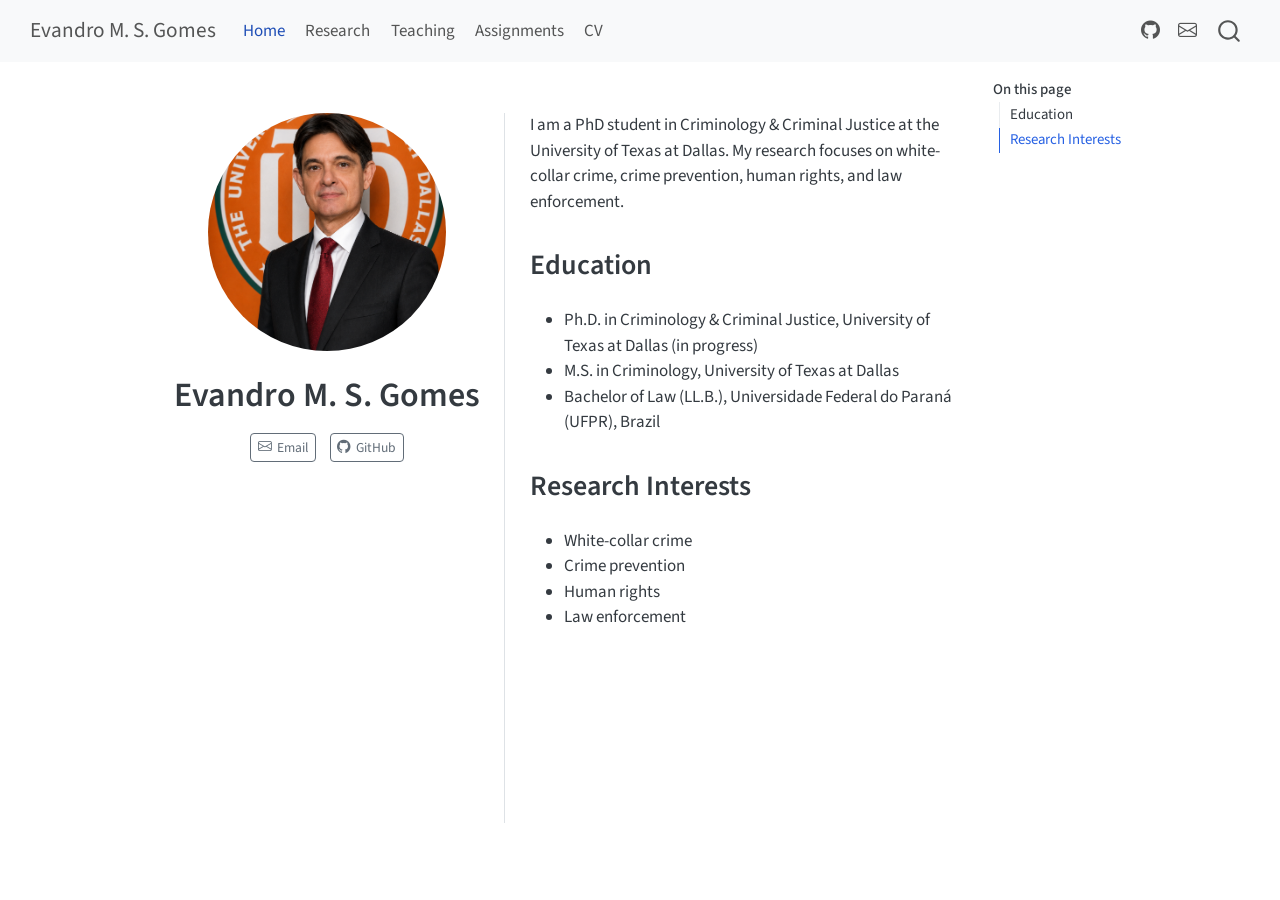
<file: docs/index.html>
<!DOCTYPE html>
<html xmlns="http://www.w3.org/1999/xhtml" lang="en" xml:lang="en"><head>

<meta charset="utf-8">
<meta name="generator" content="quarto-1.9.38">

<meta name="viewport" content="width=device-width, initial-scale=1.0, user-scalable=yes">


<title>Evandro M. S. Gomes</title>
<style>
/* Default styles provided by pandoc.
** See https://pandoc.org/MANUAL.html#variables-for-html for config info.
*/
code{white-space: pre-wrap;}
span.smallcaps{font-variant: small-caps;}
div.columns{display: flex; gap: min(4vw, 1.5em);}
div.column{flex: auto; overflow-x: auto;}
div.hanging-indent{margin-left: 1.5em; text-indent: -1.5em;}
ul.task-list{list-style: none;}
ul.task-list li input[type="checkbox"] {
  width: 0.8em;
  margin: 0 0.8em 0.2em -1em; /* quarto-specific, see https://github.com/quarto-dev/quarto-cli/issues/4556 */ 
  vertical-align: middle;
}
</style>


<script src="site_libs/quarto-nav/quarto-nav.js"></script>
<script src="site_libs/quarto-nav/headroom.min.js"></script>
<script src="site_libs/clipboard/clipboard.min.js"></script>
<script src="site_libs/quarto-search/autocomplete.umd.js"></script>
<script src="site_libs/quarto-search/fuse.min.js"></script>
<script src="site_libs/quarto-search/quarto-search.js"></script>
<meta name="quarto:offset" content="./">
<script src="site_libs/quarto-html/quarto.js" type="module"></script>
<script src="site_libs/quarto-html/tabsets/tabsets.js" type="module"></script>
<script src="site_libs/quarto-html/popper.min.js"></script>
<script src="site_libs/quarto-html/tippy.umd.min.js"></script>
<link href="site_libs/quarto-html/tippy.css" rel="stylesheet">
<link href="site_libs/quarto-html/quarto-syntax-highlighting-15634bcf2e68342d4ad2dfa704d543f6.css" rel="stylesheet" id="quarto-text-highlighting-styles">
<script src="site_libs/bootstrap/bootstrap.min.js"></script>
<link href="site_libs/bootstrap/bootstrap-icons.css" rel="stylesheet">
<link href="site_libs/bootstrap/bootstrap-a0f9fd0d421825b736dc1bbcbcba2219.min.css" rel="stylesheet" append-hash="true" id="quarto-bootstrap" data-mode="light">
<script id="quarto-search-options" type="application/json">{
  "location": "navbar",
  "copy-button": false,
  "collapse-after": 3,
  "panel-placement": "end",
  "type": "overlay",
  "limit": 50,
  "keyboard-shortcut": [
    "f",
    "/",
    "s"
  ],
  "show-item-context": false,
  "language": {
    "search-no-results-text": "No results",
    "search-matching-documents-text": "matching documents",
    "search-copy-link-title": "Copy link to search",
    "search-hide-matches-text": "Hide additional matches",
    "search-more-match-text": "more match in this document",
    "search-more-matches-text": "more matches in this document",
    "search-clear-button-title": "Clear",
    "search-text-placeholder": "",
    "search-detached-cancel-button-title": "Cancel",
    "search-submit-button-title": "Submit",
    "search-label": "Search"
  }
}</script>


<link rel="stylesheet" href="styles.css">
</head>

<body class="nav-fixed quarto-light">

<div id="quarto-search-results"></div>
  <header id="quarto-header" class="headroom fixed-top">
    <nav class="navbar navbar-expand-lg " data-bs-theme="dark">
      <div class="navbar-container container-fluid">
      <div class="navbar-brand-container mx-auto">
    <a class="navbar-brand" href="./index.html">
    <span class="navbar-title">Evandro M. S. Gomes</span>
    </a>
  </div>
            <div id="quarto-search" class="" title="Search"></div>
          <button class="navbar-toggler" type="button" data-bs-toggle="collapse" data-bs-target="#navbarCollapse" aria-controls="navbarCollapse" role="menu" aria-expanded="false" aria-label="Toggle navigation" onclick="if (window.quartoToggleHeadroom) { window.quartoToggleHeadroom(); }">
  <span class="navbar-toggler-icon"></span>
</button>
          <div class="collapse navbar-collapse" id="navbarCollapse">
            <ul class="navbar-nav navbar-nav-scroll me-auto">
  <li class="nav-item">
    <a class="nav-link active" href="./index.html" aria-current="page"> 
<span class="menu-text">Home</span></a>
  </li>  
  <li class="nav-item">
    <a class="nav-link" href="./research.html"> 
<span class="menu-text">Research</span></a>
  </li>  
  <li class="nav-item">
    <a class="nav-link" href="./teaching.html"> 
<span class="menu-text">Teaching</span></a>
  </li>  
  <li class="nav-item">
    <a class="nav-link" href="./assignments.html"> 
<span class="menu-text">Assignments</span></a>
  </li>  
  <li class="nav-item">
    <a class="nav-link" href="./cv.html"> 
<span class="menu-text">CV</span></a>
  </li>  
</ul>
            <ul class="navbar-nav navbar-nav-scroll ms-auto">
  <li class="nav-item compact">
    <a class="nav-link" href="https://github.com/evandromsg"> <i class="bi bi-github" role="img">
</i> 
<span class="menu-text"></span></a>
  </li>  
  <li class="nav-item compact">
    <a class="nav-link" href="mailto:evandromsg@hotmail.com"> <i class="bi bi-envelope" role="img">
</i> 
<span class="menu-text"></span></a>
  </li>  
</ul>
          </div> <!-- /navcollapse -->
            <div class="quarto-navbar-tools">
</div>
      </div> <!-- /container-fluid -->
    </nav>
</header>
<!-- content -->
<div id="quarto-content" class="quarto-container page-columns page-rows-contents page-layout-article page-navbar">
<!-- sidebar -->
<!-- margin-sidebar -->
    <div id="quarto-margin-sidebar" class="sidebar margin-sidebar">
        <nav id="TOC" role="doc-toc" class="toc-active">
    <h2 id="toc-title">On this page</h2>
  <ul>
  <li><a href="#education" id="toc-education" class="nav-link active" data-scroll-target="#education">Education</a></li>
  <li><a href="#research-interests" id="toc-research-interests" class="nav-link" data-scroll-target="#research-interests">Research Interests</a></li>
  </ul>
</nav>
    </div>
<!-- main -->
<div class="quarto-about-trestles">
  <div class="about-entity">
    <img src="profile.png" class="about-image
  round " style="height: 14em; width: 14em;">
<header id="title-block-header" class="quarto-title-block default">
<div class="quarto-title">
<h1 class="title">Evandro M. S. Gomes</h1>
</div>
<div class="quarto-title-meta">
  </div>
</header>
    <div class="about-links">
  <a href="mailto:evandromsg@hotmail.com" class="about-link" rel="" target="">
    <i class="bi bi-envelope"></i>
     <span class="about-link-text">Email</span>
  </a>
  <a href="https://github.com/evandromsg" class="about-link" rel="" target="">
    <i class="bi bi-github"></i>
     <span class="about-link-text">GitHub</span>
  </a>
</div>
  </div>
  <div class="about-contents"><main class="content" id="quarto-document-content">

<p>I am a PhD student in Criminology &amp; Criminal Justice at the University of Texas at Dallas. My research focuses on white-collar crime, crime prevention, human rights, and law enforcement.</p>
<section id="education" class="level2">
<h2 data-anchor-id="education">Education</h2>
<ul>
<li>Ph.D.&nbsp;in Criminology &amp; Criminal Justice, University of Texas at Dallas (in progress)</li>
<li>M.S. in Criminology, University of Texas at Dallas</li>
<li>Bachelor of Law (LL.B.), Universidade Federal do Paraná (UFPR), Brazil</li>
</ul>
</section>
<section id="research-interests" class="level2">
<h2 data-anchor-id="research-interests">Research Interests</h2>
<ul>
<li>White-collar crime</li>
<li>Crime prevention</li>
<li>Human rights</li>
<li>Law enforcement</li>
</ul>


</section>
</main></div>
</div>
 <!-- /main -->
<script id="quarto-html-after-body" type="application/javascript">
  window.document.addEventListener("DOMContentLoaded", function (event) {
    const isCodeAnnotation = (el) => {
      for (const clz of el.classList) {
        if (clz.startsWith('code-annotation-')) {                     
          return true;
        }
      }
      return false;
    }
    const onCopySuccess = function(e) {
      // button target
      const button = e.trigger;
      // don't keep focus
      button.blur();
      // flash "checked"
      button.classList.add('code-copy-button-checked');
      var currentTitle = button.getAttribute("title");
      button.setAttribute("title", "Copied!");
      let tooltip;
      if (window.bootstrap) {
        button.setAttribute("data-bs-toggle", "tooltip");
        button.setAttribute("data-bs-placement", "left");
        button.setAttribute("data-bs-title", "Copied!");
        tooltip = new bootstrap.Tooltip(button, 
          { trigger: "manual", 
            customClass: "code-copy-button-tooltip",
            offset: [0, -8]});
        tooltip.show();    
      }
      setTimeout(function() {
        if (tooltip) {
          tooltip.hide();
          button.removeAttribute("data-bs-title");
          button.removeAttribute("data-bs-toggle");
          button.removeAttribute("data-bs-placement");
        }
        button.setAttribute("title", currentTitle);
        button.classList.remove('code-copy-button-checked');
      }, 1000);
      // clear code selection
      e.clearSelection();
    }
    const getTextToCopy = function(trigger) {
      const outerScaffold = trigger.parentElement.cloneNode(true);
      const codeEl = outerScaffold.querySelector('code');
      for (const childEl of codeEl.children) {
        if (isCodeAnnotation(childEl)) {
          childEl.remove();
        }
      }
      return codeEl.innerText;
    }
    const clipboard = new window.ClipboardJS('.code-copy-button:not([data-in-quarto-modal])', {
      text: getTextToCopy
    });
    clipboard.on('success', onCopySuccess);
    if (window.document.getElementById('quarto-embedded-source-code-modal')) {
      const clipboardModal = new window.ClipboardJS('.code-copy-button[data-in-quarto-modal]', {
        text: getTextToCopy,
        container: window.document.getElementById('quarto-embedded-source-code-modal')
      });
      clipboardModal.on('success', onCopySuccess);
    }
      var localhostRegex = new RegExp(/^(?:http|https):\/\/localhost\:?[0-9]*\//);
      var mailtoRegex = new RegExp(/^mailto:/);
        var filterRegex = new RegExp('/' + window.location.host + '/');
      var isInternal = (href) => {
          return filterRegex.test(href) || localhostRegex.test(href) || mailtoRegex.test(href);
      }
      // Inspect non-navigation links and adorn them if external
     var links = window.document.querySelectorAll('a[href]:not(.nav-link):not(.navbar-brand):not(.toc-action):not(.sidebar-link):not(.sidebar-item-toggle):not(.pagination-link):not(.no-external):not([aria-hidden]):not(.dropdown-item):not(.quarto-navigation-tool):not(.about-link)');
      for (var i=0; i<links.length; i++) {
        const link = links[i];
        if (!isInternal(link.href)) {
          // undo the damage that might have been done by quarto-nav.js in the case of
          // links that we want to consider external
          if (link.dataset.originalHref !== undefined) {
            link.href = link.dataset.originalHref;
          }
        }
      }
    function tippyHover(el, contentFn, onTriggerFn, onUntriggerFn) {
      const config = {
        allowHTML: true,
        maxWidth: 500,
        delay: 100,
        arrow: false,
        appendTo: function(el) {
            return el.parentElement;
        },
        interactive: true,
        interactiveBorder: 10,
        theme: 'quarto',
        placement: 'bottom-start',
      };
      if (contentFn) {
        config.content = contentFn;
      }
      if (onTriggerFn) {
        config.onTrigger = onTriggerFn;
      }
      if (onUntriggerFn) {
        config.onUntrigger = onUntriggerFn;
      }
      window.tippy(el, config); 
    }
    const noterefs = window.document.querySelectorAll('a[role="doc-noteref"]');
    for (var i=0; i<noterefs.length; i++) {
      const ref = noterefs[i];
      tippyHover(ref, function() {
        // use id or data attribute instead here
        let href = ref.getAttribute('data-footnote-href') || ref.getAttribute('href');
        try { href = new URL(href).hash; } catch {}
        const id = href.replace(/^#\/?/, "");
        const note = window.document.getElementById(id);
        if (note) {
          return note.innerHTML;
        } else {
          return "";
        }
      });
    }
    const xrefs = window.document.querySelectorAll('a.quarto-xref');
    const processXRef = (id, note) => {
      // Strip column container classes
      const stripColumnClz = (el) => {
        el.classList.remove("page-full", "page-columns");
        if (el.children) {
          for (const child of el.children) {
            stripColumnClz(child);
          }
        }
      }
      stripColumnClz(note)
      if (id === null || id.startsWith('sec-')) {
        // Special case sections, only their first couple elements
        const container = document.createElement("div");
        if (note.children && note.children.length > 2) {
          container.appendChild(note.children[0].cloneNode(true));
          for (let i = 1; i < note.children.length; i++) {
            const child = note.children[i];
            if (child.tagName === "P" && child.innerText === "") {
              continue;
            } else {
              container.appendChild(child.cloneNode(true));
              break;
            }
          }
          if (window.Quarto?.typesetMath) {
            window.Quarto.typesetMath(container);
          }
          return container.innerHTML
        } else {
          if (window.Quarto?.typesetMath) {
            window.Quarto.typesetMath(note);
          }
          return note.innerHTML;
        }
      } else {
        // Remove any anchor links if they are present
        const anchorLink = note.querySelector('a.anchorjs-link');
        if (anchorLink) {
          anchorLink.remove();
        }
        if (window.Quarto?.typesetMath) {
          window.Quarto.typesetMath(note);
        }
        if (note.classList.contains("callout")) {
          return note.outerHTML;
        } else {
          return note.innerHTML;
        }
      }
    }
    for (var i=0; i<xrefs.length; i++) {
      const xref = xrefs[i];
      tippyHover(xref, undefined, function(instance) {
        instance.disable();
        let url = xref.getAttribute('href');
        let hash = undefined; 
        if (url.startsWith('#')) {
          hash = url;
        } else {
          try { hash = new URL(url).hash; } catch {}
        }
        if (hash) {
          const id = hash.replace(/^#\/?/, "");
          const note = window.document.getElementById(id);
          if (note !== null) {
            try {
              const html = processXRef(id, note.cloneNode(true));
              instance.setContent(html);
            } finally {
              instance.enable();
              instance.show();
            }
          } else {
            // See if we can fetch this
            fetch(url.split('#')[0])
            .then(res => res.text())
            .then(html => {
              const parser = new DOMParser();
              const htmlDoc = parser.parseFromString(html, "text/html");
              const note = htmlDoc.getElementById(id);
              if (note !== null) {
                const html = processXRef(id, note);
                instance.setContent(html);
              } 
            }).finally(() => {
              instance.enable();
              instance.show();
            });
          }
        } else {
          // See if we can fetch a full url (with no hash to target)
          // This is a special case and we should probably do some content thinning / targeting
          fetch(url)
          .then(res => res.text())
          .then(html => {
            const parser = new DOMParser();
            const htmlDoc = parser.parseFromString(html, "text/html");
            const note = htmlDoc.querySelector('main.content');
            if (note !== null) {
              // This should only happen for chapter cross references
              // (since there is no id in the URL)
              // remove the first header
              if (note.children.length > 0 && note.children[0].tagName === "HEADER") {
                note.children[0].remove();
              }
              const html = processXRef(null, note);
              instance.setContent(html);
            } 
          }).finally(() => {
            instance.enable();
            instance.show();
          });
        }
      }, function(instance) {
      });
    }
        let selectedAnnoteEl;
        const selectorForAnnotation = ( cell, annotation) => {
          let cellAttr = 'data-code-cell="' + cell + '"';
          let lineAttr = 'data-code-annotation="' +  annotation + '"';
          const selector = 'span[' + cellAttr + '][' + lineAttr + ']';
          return selector;
        }
        const selectCodeLines = (annoteEl) => {
          const doc = window.document;
          const targetCell = annoteEl.getAttribute("data-target-cell");
          const targetAnnotation = annoteEl.getAttribute("data-target-annotation");
          const annoteSpan = window.document.querySelector(selectorForAnnotation(targetCell, targetAnnotation));
          const lines = annoteSpan.getAttribute("data-code-lines").split(",");
          const lineIds = lines.map((line) => {
            return targetCell + "-" + line;
          })
          let top = null;
          let height = null;
          let parent = null;
          if (lineIds.length > 0) {
              //compute the position of the single el (top and bottom and make a div)
              const el = window.document.getElementById(lineIds[0]);
              top = el.offsetTop;
              height = el.offsetHeight;
              parent = el.parentElement.parentElement;
            if (lineIds.length > 1) {
              const lastEl = window.document.getElementById(lineIds[lineIds.length - 1]);
              const bottom = lastEl.offsetTop + lastEl.offsetHeight;
              height = bottom - top;
            }
            if (top !== null && height !== null && parent !== null) {
              // cook up a div (if necessary) and position it 
              let div = window.document.getElementById("code-annotation-line-highlight");
              if (div === null) {
                div = window.document.createElement("div");
                div.setAttribute("id", "code-annotation-line-highlight");
                div.style.position = 'absolute';
                parent.appendChild(div);
              }
              div.style.top = top - 2 + "px";
              div.style.height = height + 4 + "px";
              div.style.left = 0;
              let gutterDiv = window.document.getElementById("code-annotation-line-highlight-gutter");
              if (gutterDiv === null) {
                gutterDiv = window.document.createElement("div");
                gutterDiv.setAttribute("id", "code-annotation-line-highlight-gutter");
                gutterDiv.style.position = 'absolute';
                const codeCell = window.document.getElementById(targetCell);
                const gutter = codeCell.querySelector('.code-annotation-gutter');
                gutter.appendChild(gutterDiv);
              }
              gutterDiv.style.top = top - 2 + "px";
              gutterDiv.style.height = height + 4 + "px";
            }
            selectedAnnoteEl = annoteEl;
          }
        };
        const unselectCodeLines = () => {
          const elementsIds = ["code-annotation-line-highlight", "code-annotation-line-highlight-gutter"];
          elementsIds.forEach((elId) => {
            const div = window.document.getElementById(elId);
            if (div) {
              div.remove();
            }
          });
          selectedAnnoteEl = undefined;
        };
          // Handle positioning of the toggle
      window.addEventListener(
        "resize",
        throttle(() => {
          elRect = undefined;
          if (selectedAnnoteEl) {
            selectCodeLines(selectedAnnoteEl);
          }
        }, 10)
      );
      function throttle(fn, ms) {
      let throttle = false;
      let timer;
        return (...args) => {
          if(!throttle) { // first call gets through
              fn.apply(this, args);
              throttle = true;
          } else { // all the others get throttled
              if(timer) clearTimeout(timer); // cancel #2
              timer = setTimeout(() => {
                fn.apply(this, args);
                timer = throttle = false;
              }, ms);
          }
        };
      }
        // Attach click handler to the DT
        const annoteDls = window.document.querySelectorAll('dt[data-target-cell]');
        for (const annoteDlNode of annoteDls) {
          annoteDlNode.addEventListener('click', (event) => {
            const clickedEl = event.target;
            if (clickedEl !== selectedAnnoteEl) {
              unselectCodeLines();
              const activeEl = window.document.querySelector('dt[data-target-cell].code-annotation-active');
              if (activeEl) {
                activeEl.classList.remove('code-annotation-active');
              }
              selectCodeLines(clickedEl);
              clickedEl.classList.add('code-annotation-active');
            } else {
              // Unselect the line
              unselectCodeLines();
              clickedEl.classList.remove('code-annotation-active');
            }
          });
        }
    const findCites = (el) => {
      const parentEl = el.parentElement;
      if (parentEl) {
        const cites = parentEl.dataset.cites;
        if (cites) {
          return {
            el,
            cites: cites.split(' ')
          };
        } else {
          return findCites(el.parentElement)
        }
      } else {
        return undefined;
      }
    };
    var bibliorefs = window.document.querySelectorAll('a[role="doc-biblioref"]');
    for (var i=0; i<bibliorefs.length; i++) {
      const ref = bibliorefs[i];
      const citeInfo = findCites(ref);
      if (citeInfo) {
        tippyHover(citeInfo.el, function() {
          var popup = window.document.createElement('div');
          citeInfo.cites.forEach(function(cite) {
            var citeDiv = window.document.createElement('div');
            citeDiv.classList.add('hanging-indent');
            citeDiv.classList.add('csl-entry');
            var biblioDiv = window.document.getElementById('ref-' + cite);
            if (biblioDiv) {
              citeDiv.innerHTML = biblioDiv.innerHTML;
            }
            popup.appendChild(citeDiv);
          });
          return popup.innerHTML;
        });
      }
    }
  });
  </script>
</div> <!-- /content -->




</body></html>
</file>
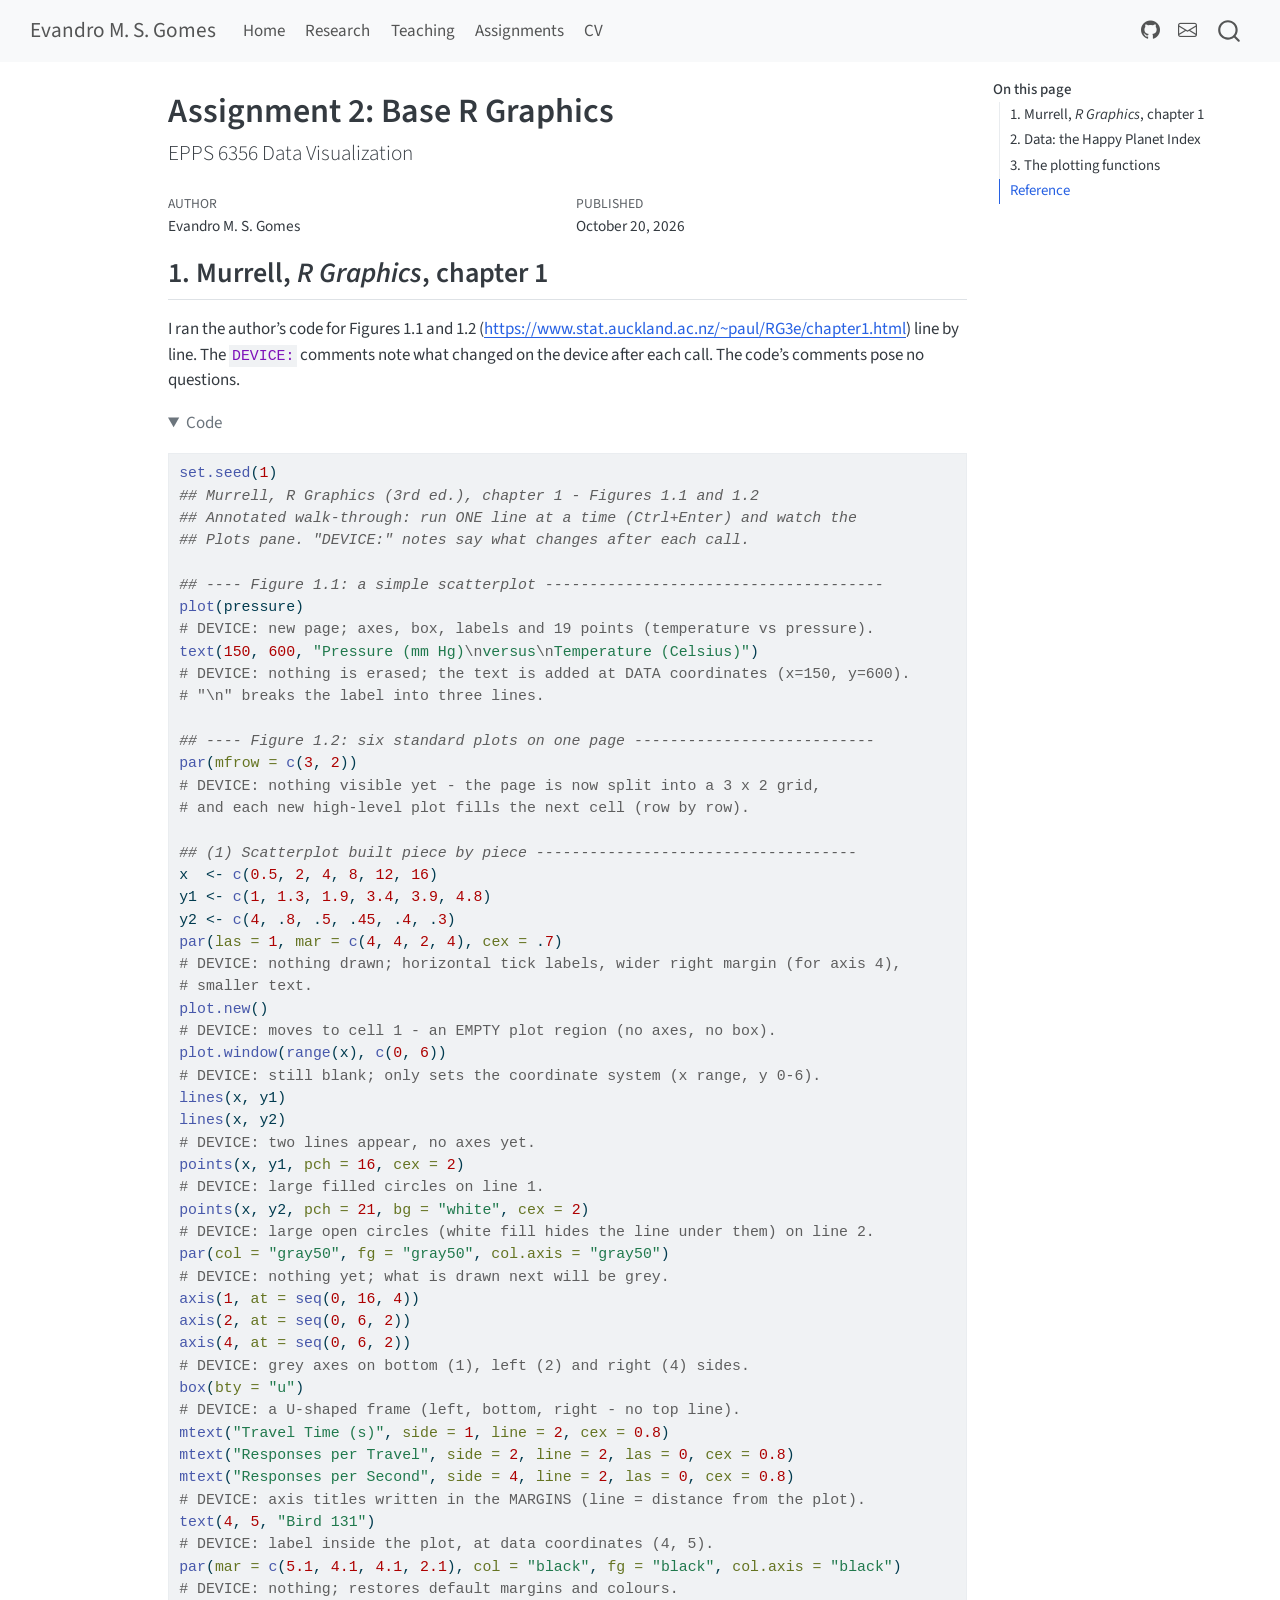
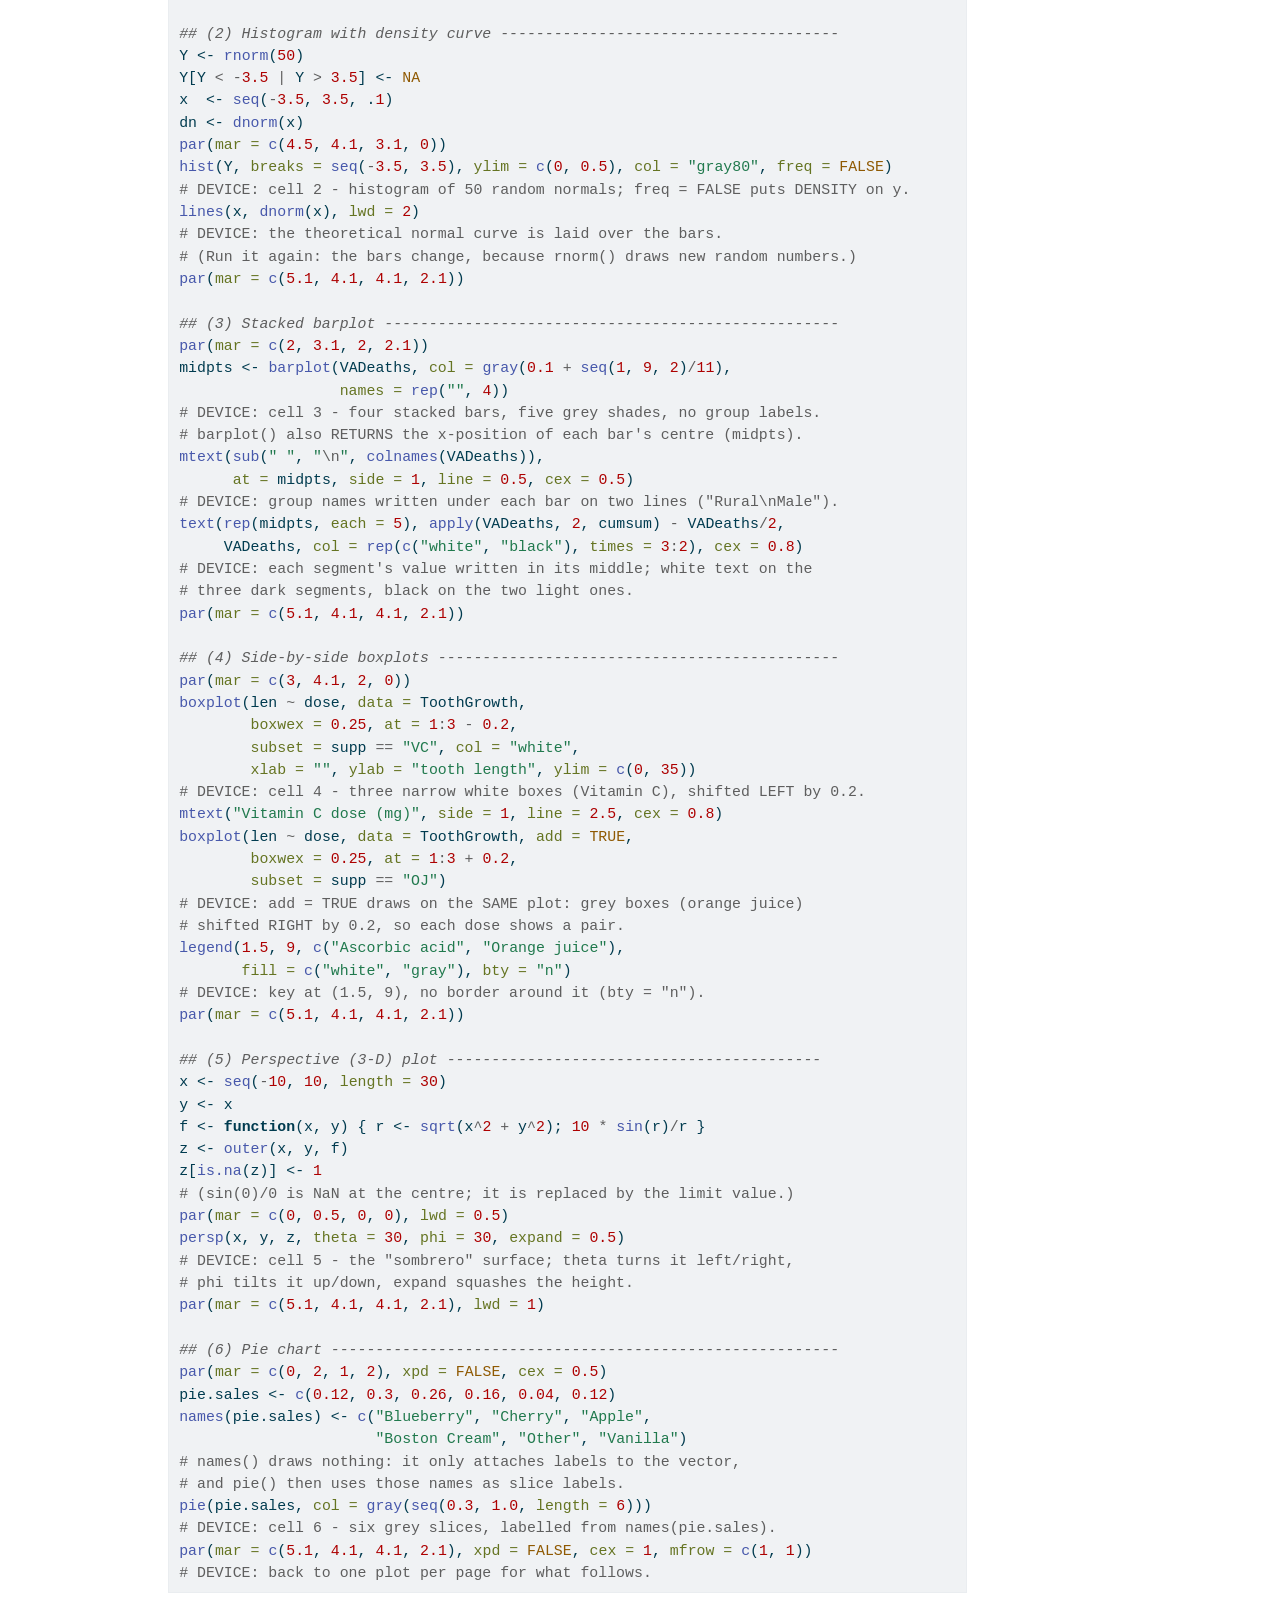
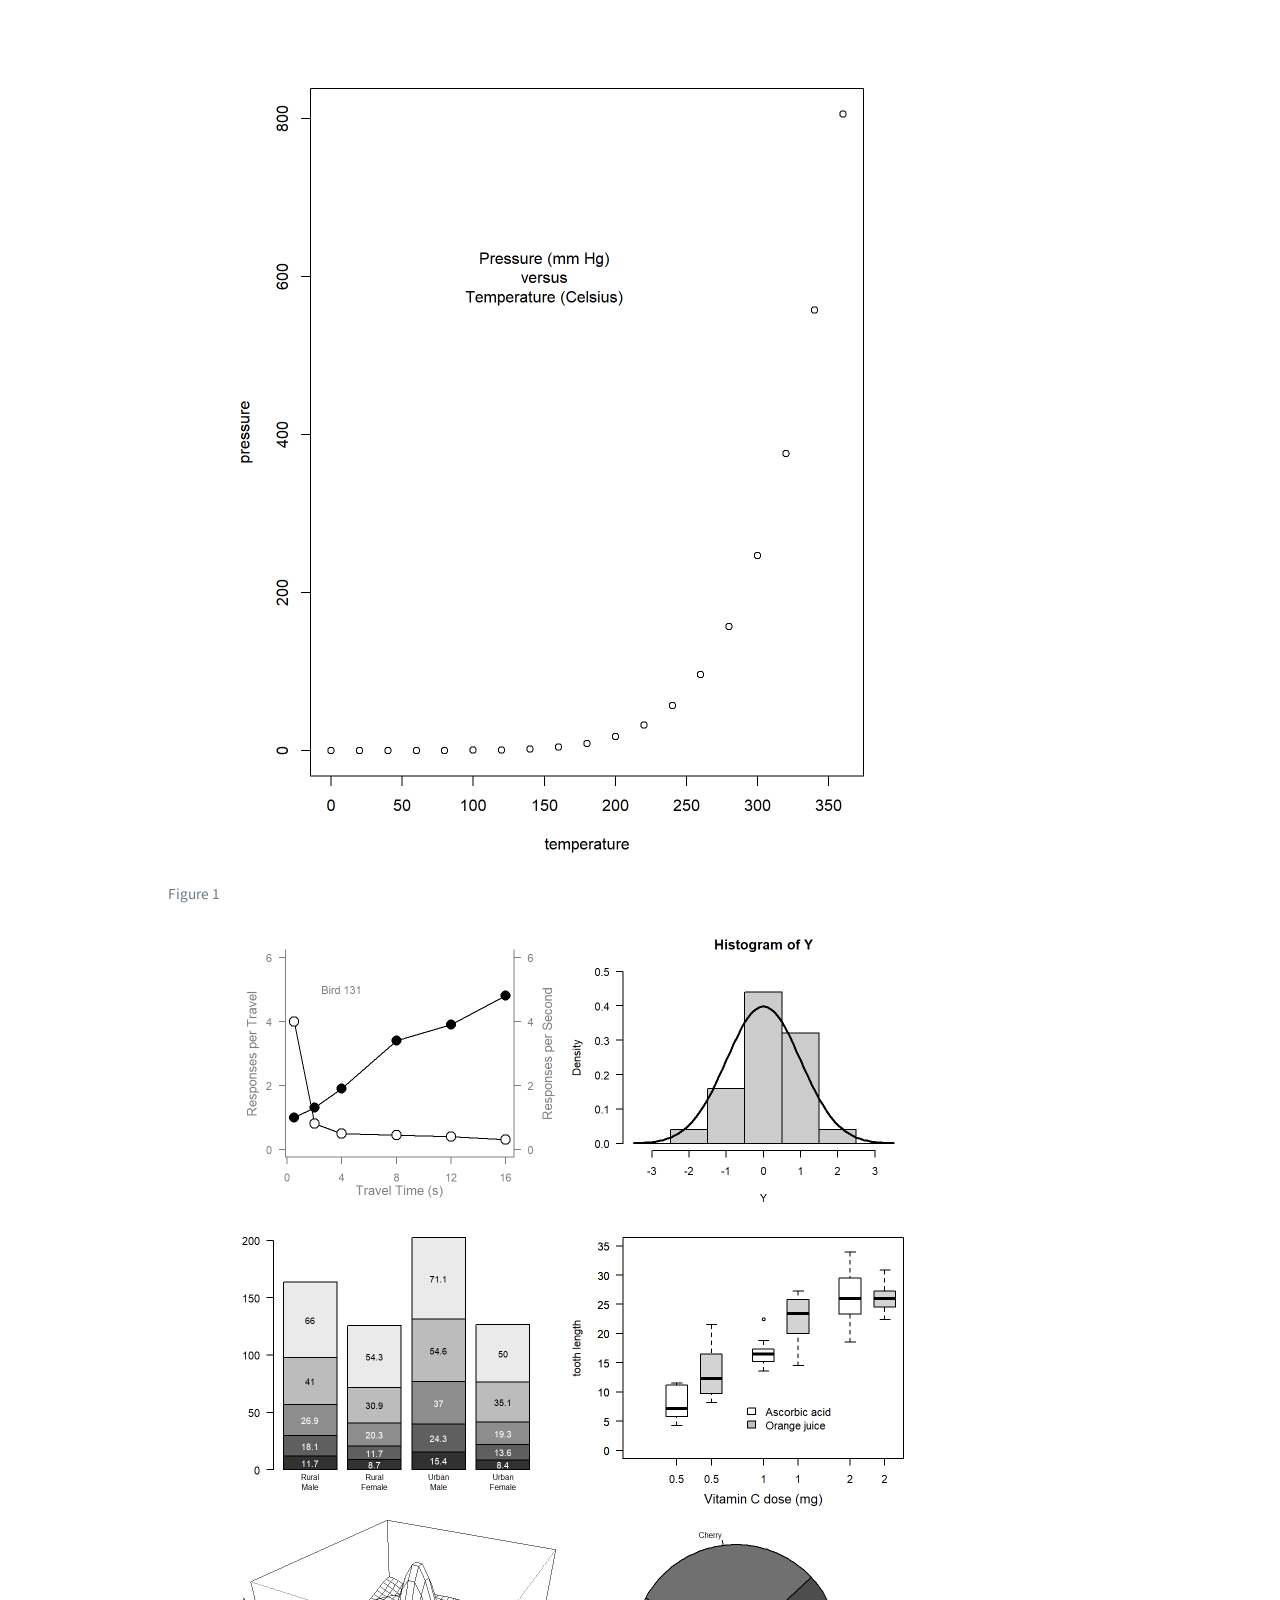
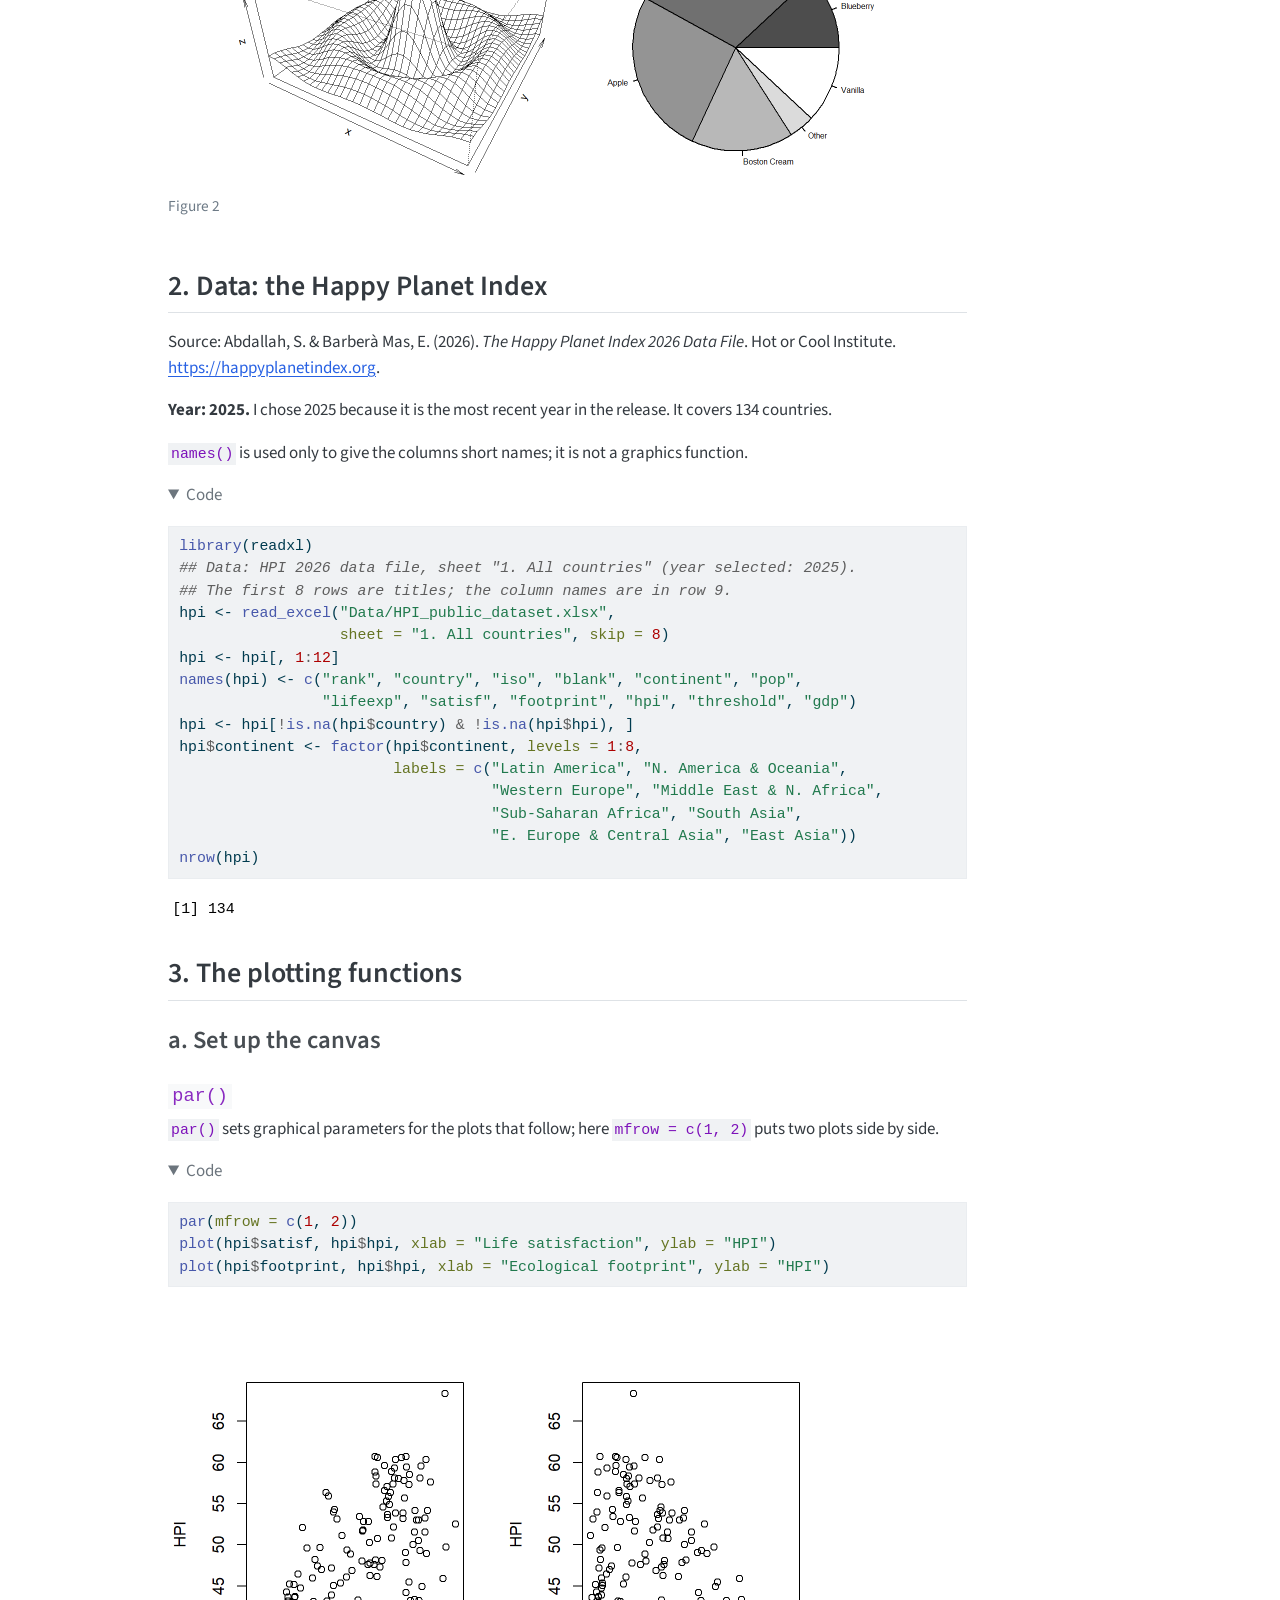
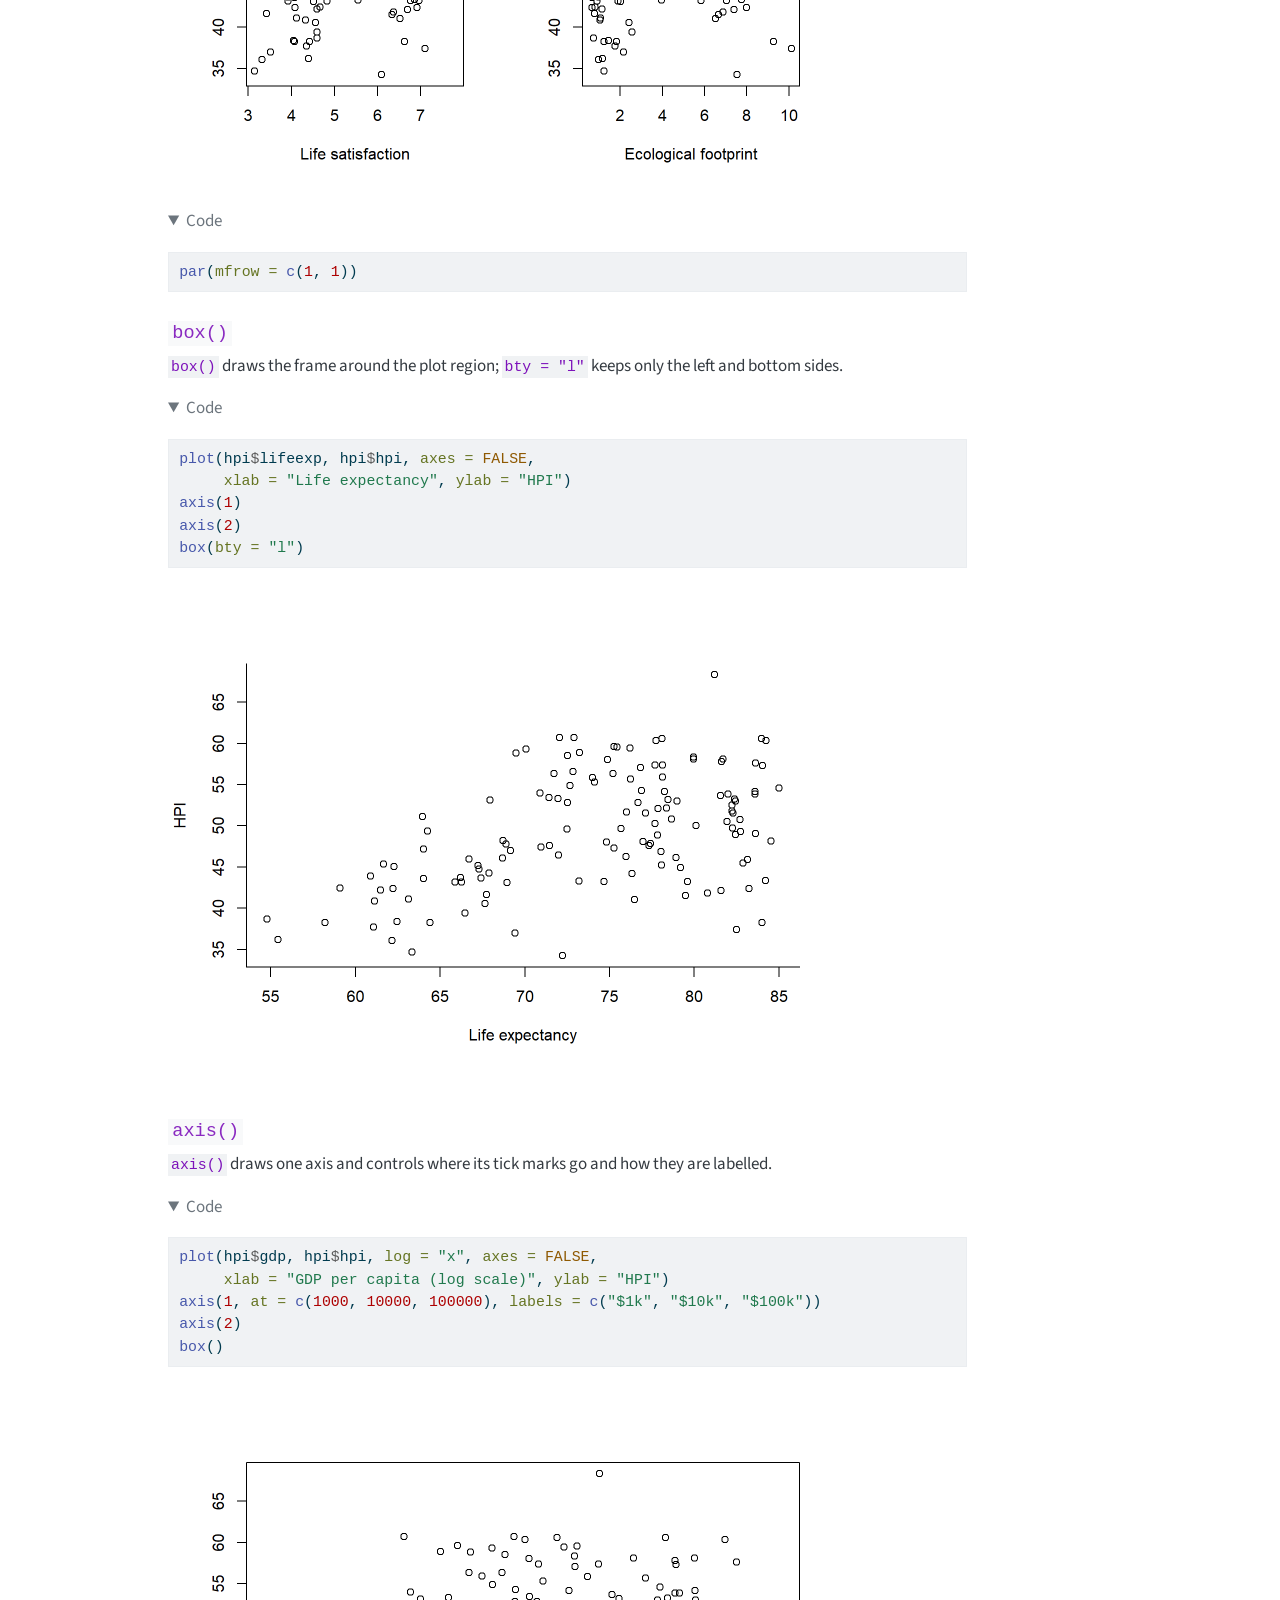
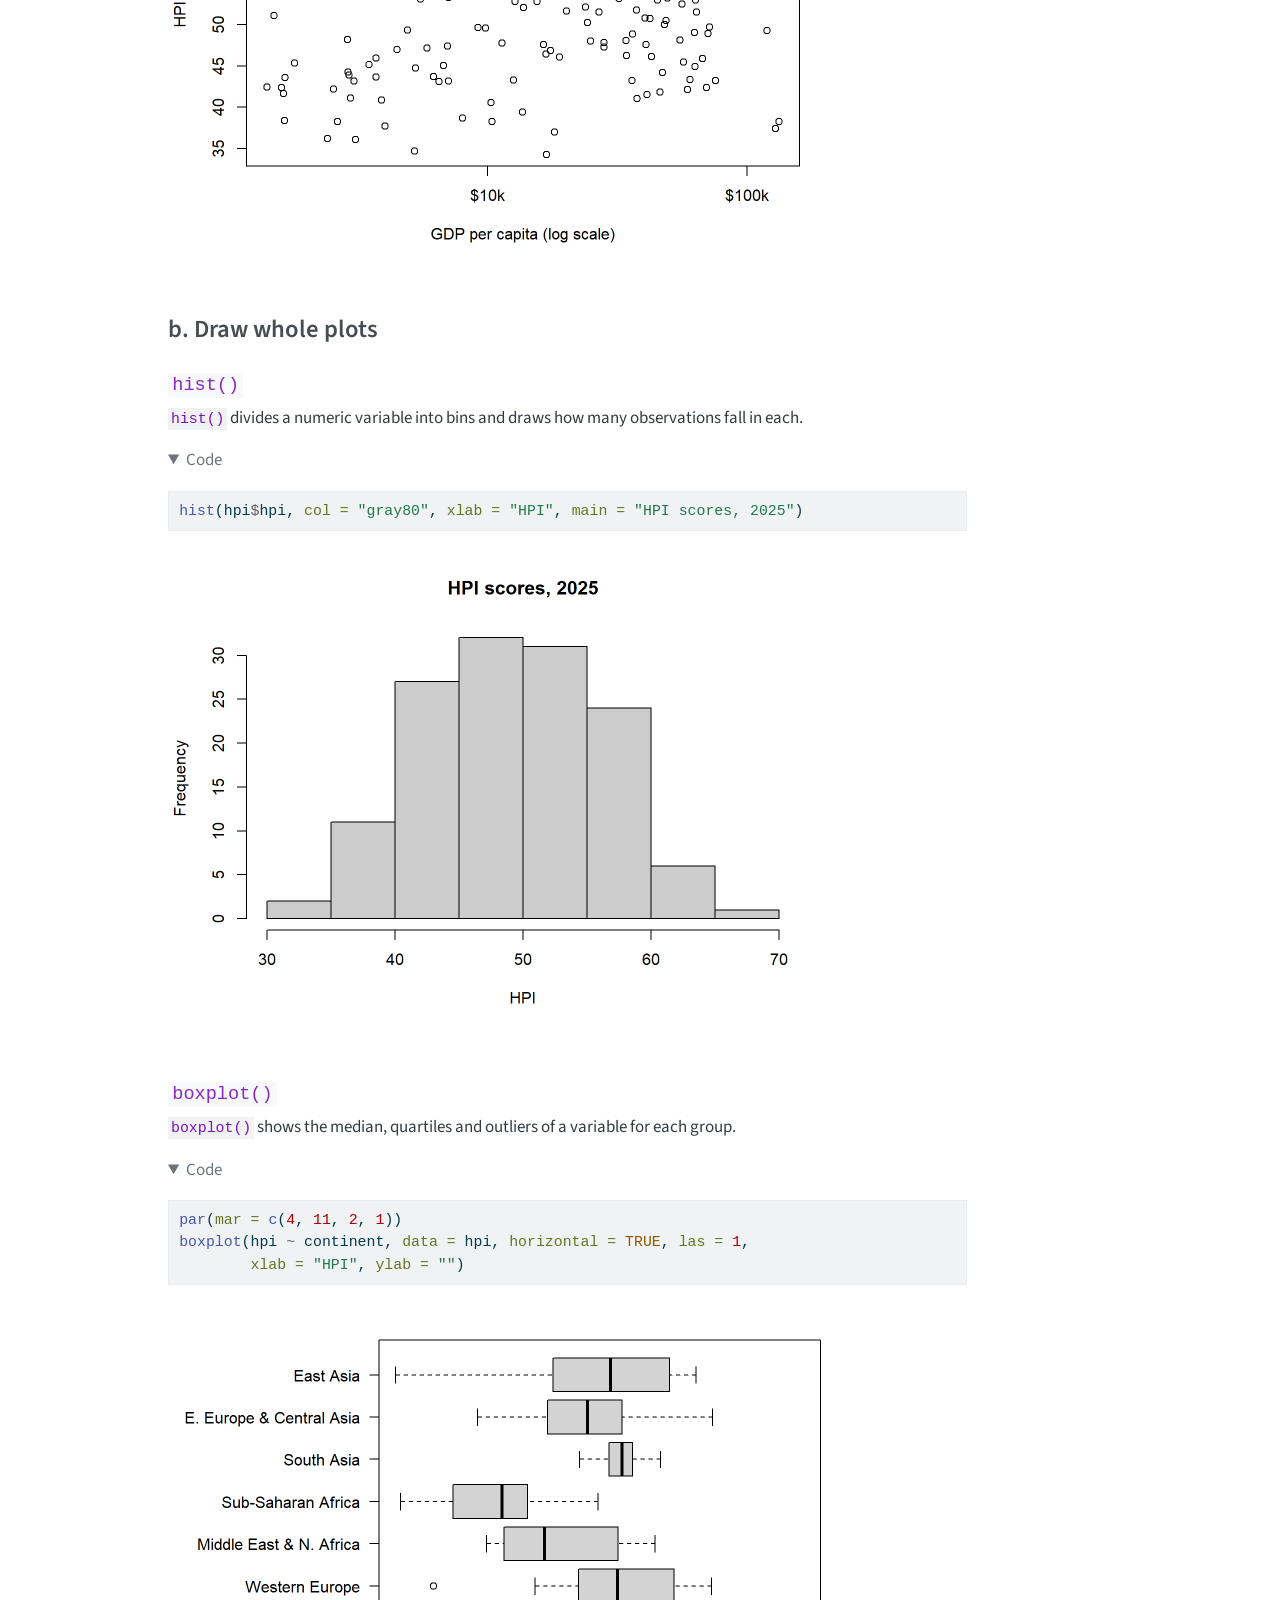
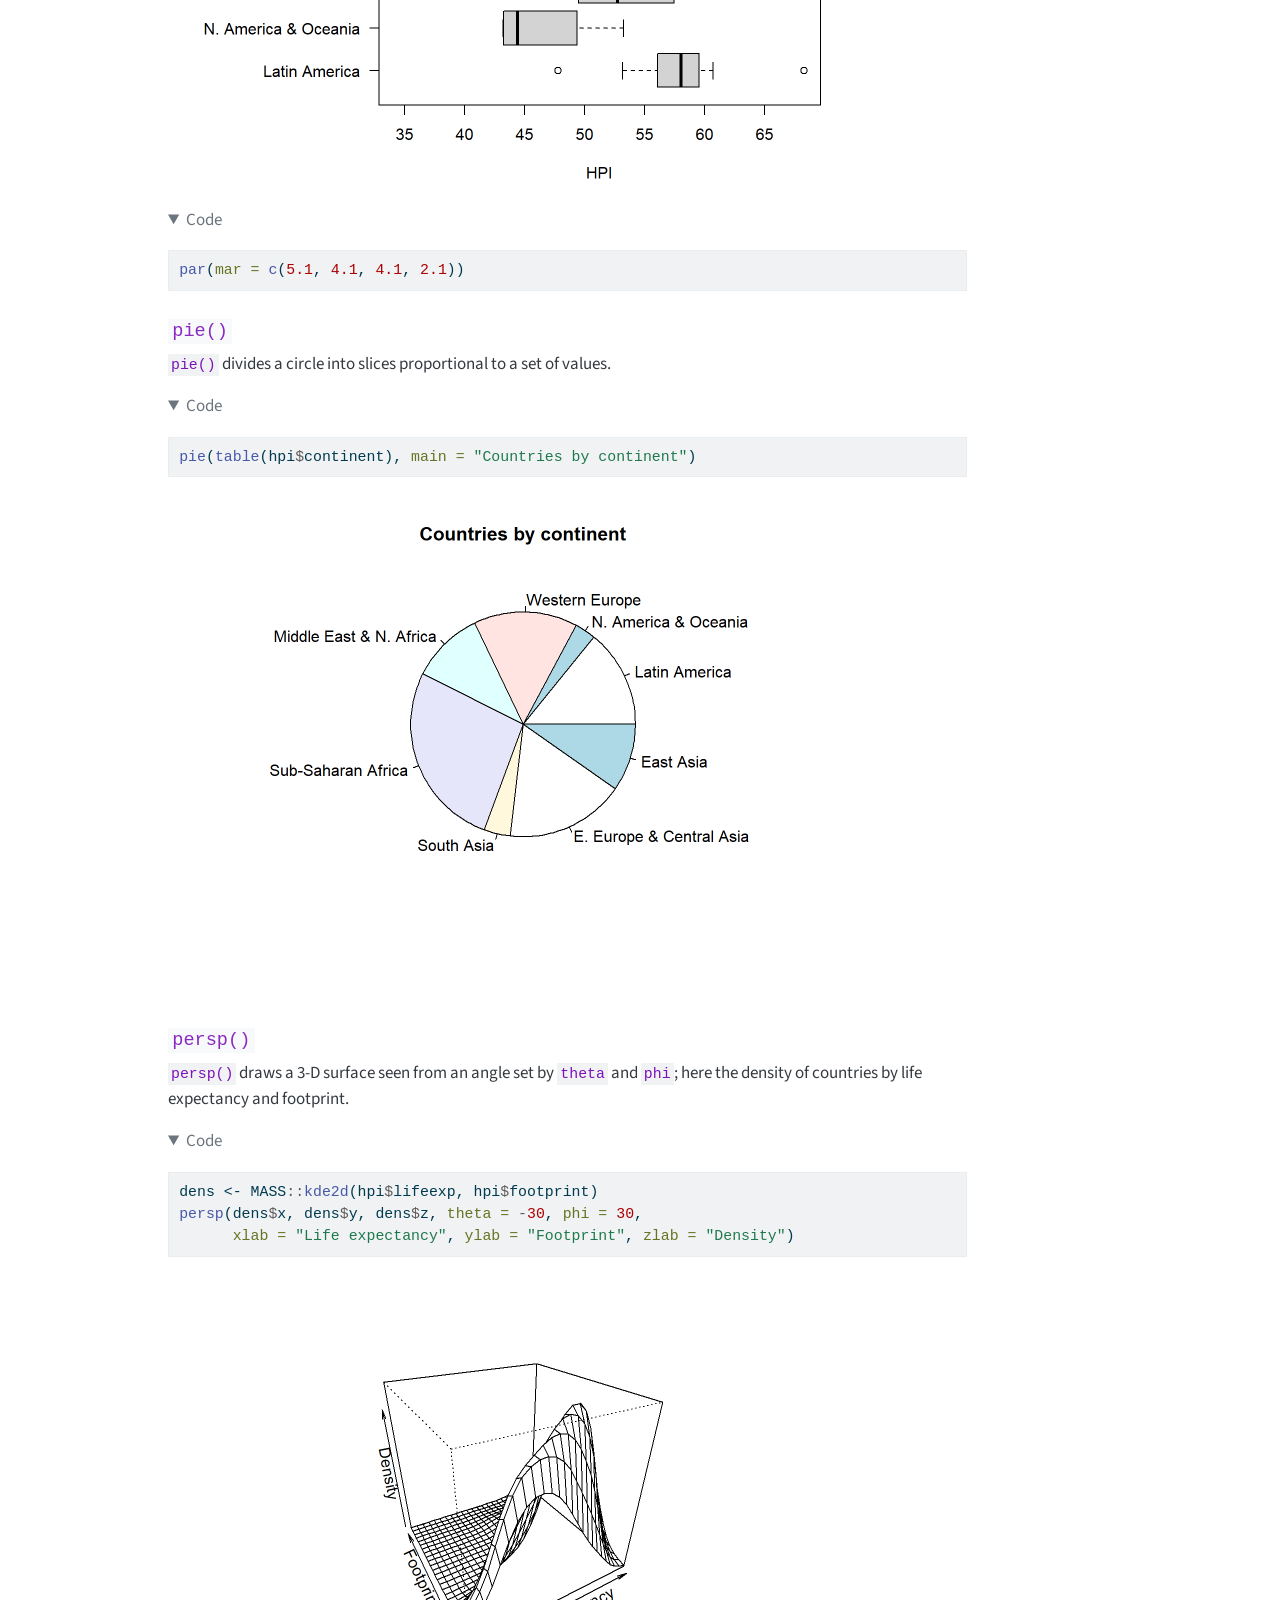
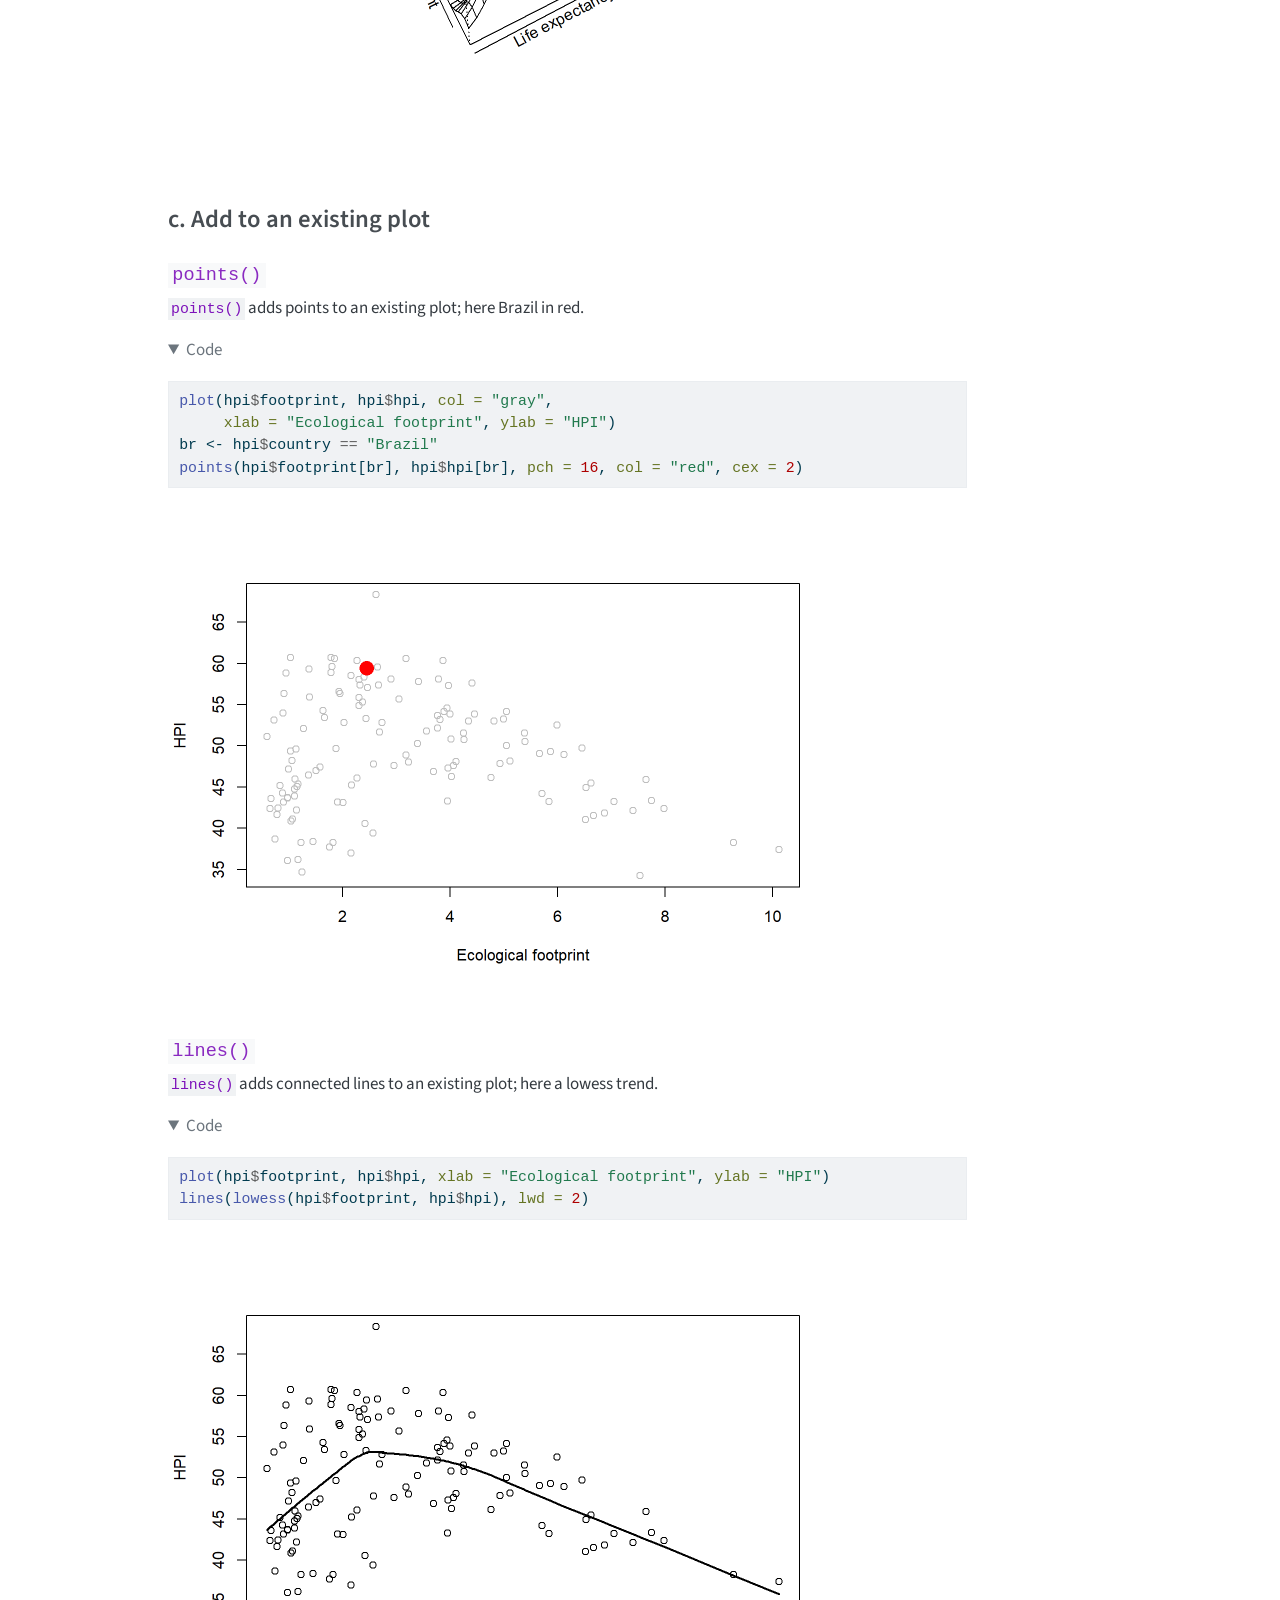
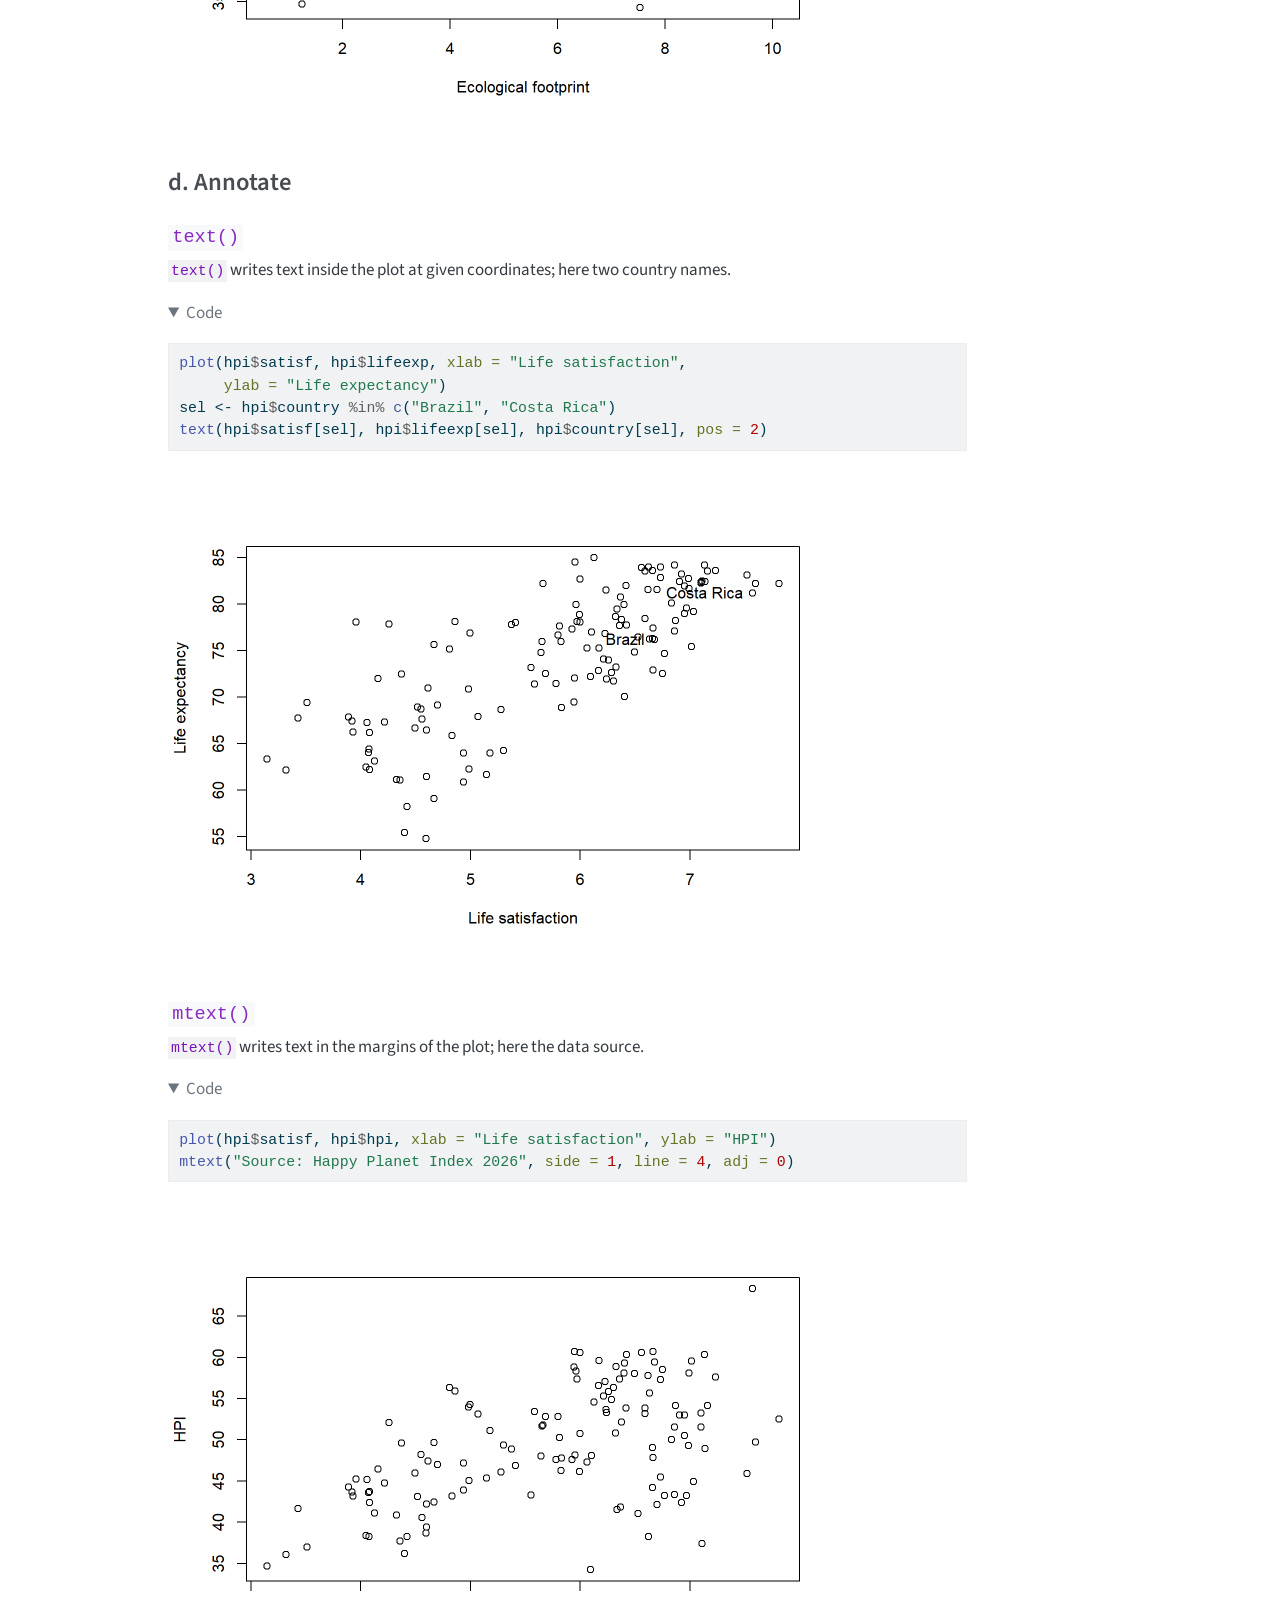
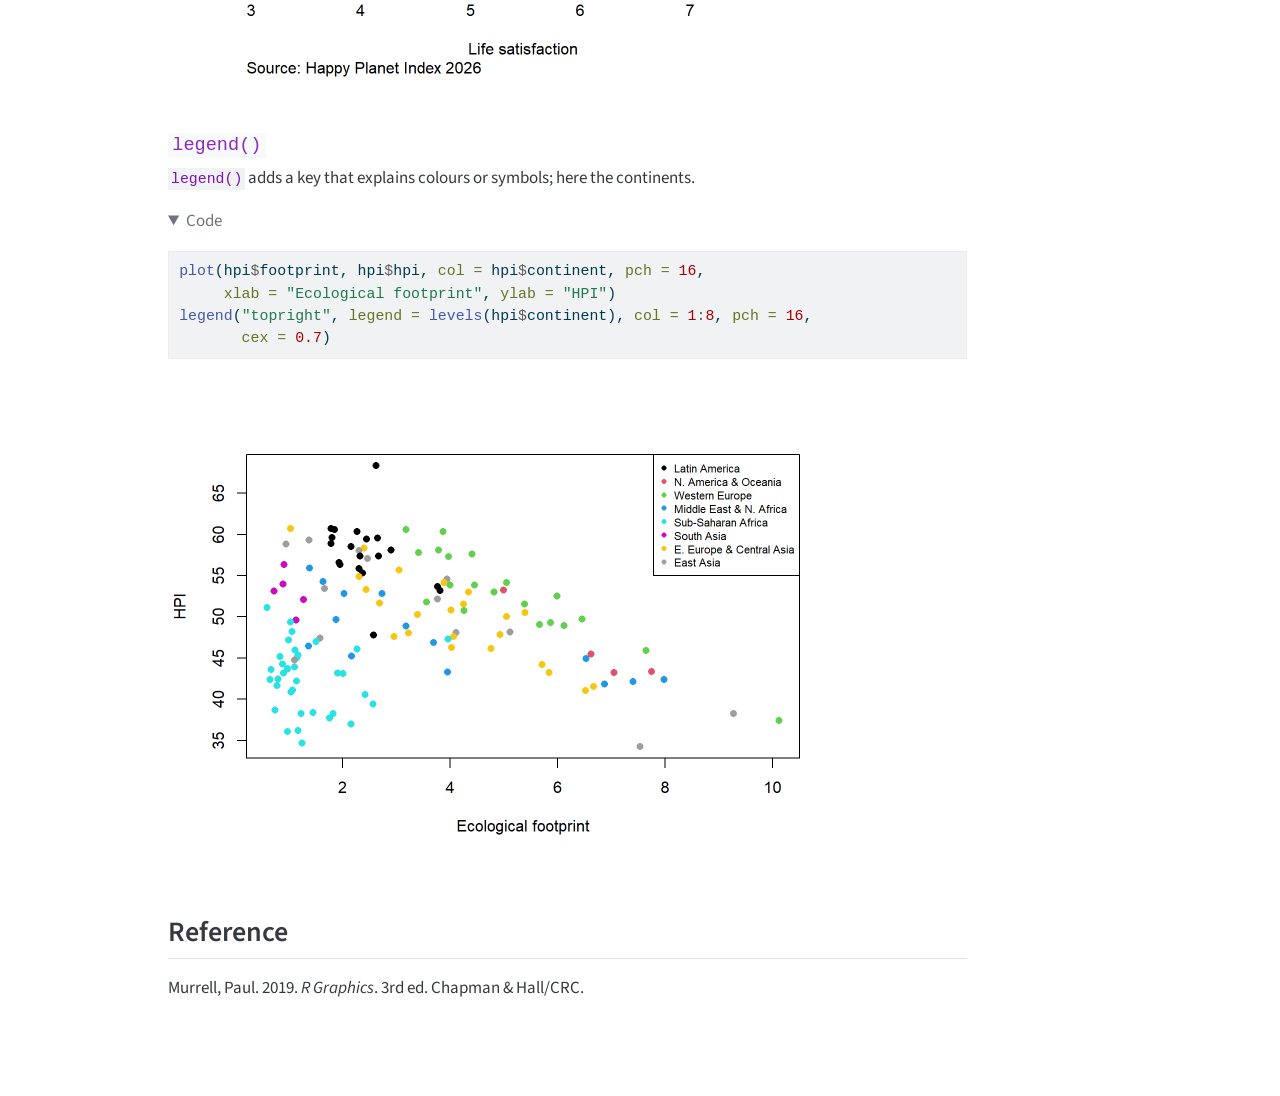
<file: docs/assignment02.html>
<!DOCTYPE html>
<html xmlns="http://www.w3.org/1999/xhtml" lang="en" xml:lang="en"><head>

<meta charset="utf-8">
<meta name="generator" content="quarto-1.9.38">

<meta name="viewport" content="width=device-width, initial-scale=1.0, user-scalable=yes">

<meta name="author" content="Evandro M. S. Gomes">
<meta name="dcterms.date" content="2026-10-20">

<title>Assignment 2: Base R Graphics – Evandro M. S. Gomes</title>
<style>
/* Default styles provided by pandoc.
** See https://pandoc.org/MANUAL.html#variables-for-html for config info.
*/
code{white-space: pre-wrap;}
span.smallcaps{font-variant: small-caps;}
div.columns{display: flex; gap: min(4vw, 1.5em);}
div.column{flex: auto; overflow-x: auto;}
div.hanging-indent{margin-left: 1.5em; text-indent: -1.5em;}
ul.task-list{list-style: none;}
ul.task-list li input[type="checkbox"] {
  width: 0.8em;
  margin: 0 0.8em 0.2em -1em; /* quarto-specific, see https://github.com/quarto-dev/quarto-cli/issues/4556 */ 
  vertical-align: middle;
}
/* CSS for syntax highlighting */
html { -webkit-text-size-adjust: 100%; }
pre > code.sourceCode { white-space: pre; position: relative; }
pre > code.sourceCode > span { display: inline-block; line-height: 1.25; }
pre > code.sourceCode > span:empty { height: 1.2em; }
.sourceCode { overflow: visible; }
code.sourceCode > span { color: inherit; text-decoration: inherit; }
div.sourceCode { margin: 1em 0; }
pre.sourceCode { margin: 0; }
@media screen {
div.sourceCode { overflow: auto; }
}
@media print {
pre > code.sourceCode { white-space: pre-wrap; }
pre > code.sourceCode > span { text-indent: -5em; padding-left: 5em; }
}
pre.numberSource code
  { counter-reset: source-line 0; }
pre.numberSource code > span
  { position: relative; left: -4em; counter-increment: source-line; }
pre.numberSource code > span > a:first-child::before
  { content: counter(source-line);
    position: relative; left: -1em; text-align: right; vertical-align: baseline;
    border: none; display: inline-block;
    -webkit-touch-callout: none; -webkit-user-select: none;
    -khtml-user-select: none; -moz-user-select: none;
    -ms-user-select: none; user-select: none;
    padding: 0 4px; width: 4em;
  }
pre.numberSource { margin-left: 3em;  padding-left: 4px; }
div.sourceCode
  {   }
@media screen {
pre > code.sourceCode > span > a:first-child::before { text-decoration: underline; }
}
</style>


<script src="site_libs/quarto-nav/quarto-nav.js"></script>
<script src="site_libs/quarto-nav/headroom.min.js"></script>
<script src="site_libs/clipboard/clipboard.min.js"></script>
<script src="site_libs/quarto-search/autocomplete.umd.js"></script>
<script src="site_libs/quarto-search/fuse.min.js"></script>
<script src="site_libs/quarto-search/quarto-search.js"></script>
<meta name="quarto:offset" content="./">
<script src="site_libs/quarto-html/quarto.js" type="module"></script>
<script src="site_libs/quarto-html/tabsets/tabsets.js" type="module"></script>
<script src="site_libs/quarto-html/popper.min.js"></script>
<script src="site_libs/quarto-html/tippy.umd.min.js"></script>
<script src="site_libs/quarto-html/anchor.min.js"></script>
<link href="site_libs/quarto-html/tippy.css" rel="stylesheet">
<link href="site_libs/quarto-html/quarto-syntax-highlighting-15634bcf2e68342d4ad2dfa704d543f6.css" rel="stylesheet" id="quarto-text-highlighting-styles">
<script src="site_libs/bootstrap/bootstrap.min.js"></script>
<link href="site_libs/bootstrap/bootstrap-icons.css" rel="stylesheet">
<link href="site_libs/bootstrap/bootstrap-a0f9fd0d421825b736dc1bbcbcba2219.min.css" rel="stylesheet" append-hash="true" id="quarto-bootstrap" data-mode="light">
<script id="quarto-search-options" type="application/json">{
  "location": "navbar",
  "copy-button": false,
  "collapse-after": 3,
  "panel-placement": "end",
  "type": "overlay",
  "limit": 50,
  "keyboard-shortcut": [
    "f",
    "/",
    "s"
  ],
  "show-item-context": false,
  "language": {
    "search-no-results-text": "No results",
    "search-matching-documents-text": "matching documents",
    "search-copy-link-title": "Copy link to search",
    "search-hide-matches-text": "Hide additional matches",
    "search-more-match-text": "more match in this document",
    "search-more-matches-text": "more matches in this document",
    "search-clear-button-title": "Clear",
    "search-text-placeholder": "",
    "search-detached-cancel-button-title": "Cancel",
    "search-submit-button-title": "Submit",
    "search-label": "Search"
  }
}</script>


<link rel="stylesheet" href="styles.css">
</head>

<body class="nav-fixed quarto-light">

<div id="quarto-search-results"></div>
  <header id="quarto-header" class="headroom fixed-top">
    <nav class="navbar navbar-expand-lg " data-bs-theme="dark">
      <div class="navbar-container container-fluid">
      <div class="navbar-brand-container mx-auto">
    <a class="navbar-brand" href="./index.html">
    <span class="navbar-title">Evandro M. S. Gomes</span>
    </a>
  </div>
            <div id="quarto-search" class="" title="Search"></div>
          <button class="navbar-toggler" type="button" data-bs-toggle="collapse" data-bs-target="#navbarCollapse" aria-controls="navbarCollapse" role="menu" aria-expanded="false" aria-label="Toggle navigation" onclick="if (window.quartoToggleHeadroom) { window.quartoToggleHeadroom(); }">
  <span class="navbar-toggler-icon"></span>
</button>
          <div class="collapse navbar-collapse" id="navbarCollapse">
            <ul class="navbar-nav navbar-nav-scroll me-auto">
  <li class="nav-item">
    <a class="nav-link" href="./index.html"> 
<span class="menu-text">Home</span></a>
  </li>  
  <li class="nav-item">
    <a class="nav-link" href="./research.html"> 
<span class="menu-text">Research</span></a>
  </li>  
  <li class="nav-item">
    <a class="nav-link" href="./teaching.html"> 
<span class="menu-text">Teaching</span></a>
  </li>  
  <li class="nav-item">
    <a class="nav-link" href="./assignments.html"> 
<span class="menu-text">Assignments</span></a>
  </li>  
  <li class="nav-item">
    <a class="nav-link" href="./cv.html"> 
<span class="menu-text">CV</span></a>
  </li>  
</ul>
            <ul class="navbar-nav navbar-nav-scroll ms-auto">
  <li class="nav-item compact">
    <a class="nav-link" href="https://github.com/evandromsg"> <i class="bi bi-github" role="img">
</i> 
<span class="menu-text"></span></a>
  </li>  
  <li class="nav-item compact">
    <a class="nav-link" href="mailto:evandromsg@hotmail.com"> <i class="bi bi-envelope" role="img">
</i> 
<span class="menu-text"></span></a>
  </li>  
</ul>
          </div> <!-- /navcollapse -->
            <div class="quarto-navbar-tools">
</div>
      </div> <!-- /container-fluid -->
    </nav>
</header>
<!-- content -->
<div id="quarto-content" class="quarto-container page-columns page-rows-contents page-layout-article page-navbar">
<!-- sidebar -->
<!-- margin-sidebar -->
    <div id="quarto-margin-sidebar" class="sidebar margin-sidebar">
        <nav id="TOC" role="doc-toc" class="toc-active">
    <h2 id="toc-title">On this page</h2>
   
  <ul>
  <li><a href="#murrell-r-graphics-chapter-1" id="toc-murrell-r-graphics-chapter-1" class="nav-link active" data-scroll-target="#murrell-r-graphics-chapter-1">1. Murrell, <em>R Graphics</em>, chapter 1</a></li>
  <li><a href="#data-the-happy-planet-index" id="toc-data-the-happy-planet-index" class="nav-link" data-scroll-target="#data-the-happy-planet-index">2. Data: the Happy Planet Index</a></li>
  <li><a href="#the-plotting-functions" id="toc-the-plotting-functions" class="nav-link" data-scroll-target="#the-plotting-functions">3. The plotting functions</a>
  <ul class="collapse">
  <li><a href="#a.-set-up-the-canvas" id="toc-a.-set-up-the-canvas" class="nav-link" data-scroll-target="#a.-set-up-the-canvas">a. Set up the canvas</a></li>
  <li><a href="#b.-draw-whole-plots" id="toc-b.-draw-whole-plots" class="nav-link" data-scroll-target="#b.-draw-whole-plots">b. Draw whole plots</a></li>
  <li><a href="#c.-add-to-an-existing-plot" id="toc-c.-add-to-an-existing-plot" class="nav-link" data-scroll-target="#c.-add-to-an-existing-plot">c.&nbsp;Add to an existing plot</a></li>
  <li><a href="#d.-annotate" id="toc-d.-annotate" class="nav-link" data-scroll-target="#d.-annotate">d.&nbsp;Annotate</a></li>
  </ul></li>
  <li><a href="#reference" id="toc-reference" class="nav-link" data-scroll-target="#reference">Reference</a></li>
  </ul>
</nav>
    </div>
<!-- main -->
<main class="content" id="quarto-document-content">

<header id="title-block-header" class="quarto-title-block default">
<div class="quarto-title">
<h1 class="title">Assignment 2: Base R Graphics</h1>
<p class="subtitle lead">EPPS 6356 Data Visualization</p>
</div>



<div class="quarto-title-meta">

    <div>
    <div class="quarto-title-meta-heading">Author</div>
    <div class="quarto-title-meta-contents">
             <p>Evandro M. S. Gomes </p>
          </div>
  </div>
    
    <div>
    <div class="quarto-title-meta-heading">Published</div>
    <div class="quarto-title-meta-contents">
      <p class="date">October 20, 2026</p>
    </div>
  </div>
  
    
  </div>
  


</header>


<section id="murrell-r-graphics-chapter-1" class="level2">
<h2 class="anchored" data-anchor-id="murrell-r-graphics-chapter-1">1. Murrell, <em>R Graphics</em>, chapter 1</h2>
<p>I ran the author’s code for Figures 1.1 and 1.2 (<a href="https://www.stat.auckland.ac.nz/~paul/RG3e/chapter1.html" class="uri">https://www.stat.auckland.ac.nz/~paul/RG3e/chapter1.html</a>) line by line. The <code>DEVICE:</code> comments note what changed on the device after each call. The code’s comments pose no questions.</p>
<div class="cell">
<details open="" class="code-fold">
<summary>Code</summary>
<div class="code-copy-outer-scaffold"><div class="sourceCode cell-code" id="cb1"><pre class="sourceCode r code-with-copy"><code class="sourceCode r"><span id="cb1-1"><a href="#cb1-1" aria-hidden="true" tabindex="-1"></a><span class="fu">set.seed</span>(<span class="dv">1</span>)</span>
<span id="cb1-2"><a href="#cb1-2" aria-hidden="true" tabindex="-1"></a><span class="do">## Murrell, R Graphics (3rd ed.), chapter 1 - Figures 1.1 and 1.2</span></span>
<span id="cb1-3"><a href="#cb1-3" aria-hidden="true" tabindex="-1"></a><span class="do">## Annotated walk-through: run ONE line at a time (Ctrl+Enter) and watch the</span></span>
<span id="cb1-4"><a href="#cb1-4" aria-hidden="true" tabindex="-1"></a><span class="do">## Plots pane. "DEVICE:" notes say what changes after each call.</span></span>
<span id="cb1-5"><a href="#cb1-5" aria-hidden="true" tabindex="-1"></a></span>
<span id="cb1-6"><a href="#cb1-6" aria-hidden="true" tabindex="-1"></a><span class="do">## ---- Figure 1.1: a simple scatterplot --------------------------------------</span></span>
<span id="cb1-7"><a href="#cb1-7" aria-hidden="true" tabindex="-1"></a><span class="fu">plot</span>(pressure)</span>
<span id="cb1-8"><a href="#cb1-8" aria-hidden="true" tabindex="-1"></a><span class="co"># DEVICE: new page; axes, box, labels and 19 points (temperature vs pressure).</span></span>
<span id="cb1-9"><a href="#cb1-9" aria-hidden="true" tabindex="-1"></a><span class="fu">text</span>(<span class="dv">150</span>, <span class="dv">600</span>, <span class="st">"Pressure (mm Hg)</span><span class="sc">\n</span><span class="st">versus</span><span class="sc">\n</span><span class="st">Temperature (Celsius)"</span>)</span>
<span id="cb1-10"><a href="#cb1-10" aria-hidden="true" tabindex="-1"></a><span class="co"># DEVICE: nothing is erased; the text is added at DATA coordinates (x=150, y=600).</span></span>
<span id="cb1-11"><a href="#cb1-11" aria-hidden="true" tabindex="-1"></a><span class="co"># "\n" breaks the label into three lines.</span></span>
<span id="cb1-12"><a href="#cb1-12" aria-hidden="true" tabindex="-1"></a></span>
<span id="cb1-13"><a href="#cb1-13" aria-hidden="true" tabindex="-1"></a><span class="do">## ---- Figure 1.2: six standard plots on one page ---------------------------</span></span>
<span id="cb1-14"><a href="#cb1-14" aria-hidden="true" tabindex="-1"></a><span class="fu">par</span>(<span class="at">mfrow =</span> <span class="fu">c</span>(<span class="dv">3</span>, <span class="dv">2</span>))</span>
<span id="cb1-15"><a href="#cb1-15" aria-hidden="true" tabindex="-1"></a><span class="co"># DEVICE: nothing visible yet - the page is now split into a 3 x 2 grid,</span></span>
<span id="cb1-16"><a href="#cb1-16" aria-hidden="true" tabindex="-1"></a><span class="co"># and each new high-level plot fills the next cell (row by row).</span></span>
<span id="cb1-17"><a href="#cb1-17" aria-hidden="true" tabindex="-1"></a></span>
<span id="cb1-18"><a href="#cb1-18" aria-hidden="true" tabindex="-1"></a><span class="do">## (1) Scatterplot built piece by piece ------------------------------------</span></span>
<span id="cb1-19"><a href="#cb1-19" aria-hidden="true" tabindex="-1"></a>x  <span class="ot">&lt;-</span> <span class="fu">c</span>(<span class="fl">0.5</span>, <span class="dv">2</span>, <span class="dv">4</span>, <span class="dv">8</span>, <span class="dv">12</span>, <span class="dv">16</span>)</span>
<span id="cb1-20"><a href="#cb1-20" aria-hidden="true" tabindex="-1"></a>y1 <span class="ot">&lt;-</span> <span class="fu">c</span>(<span class="dv">1</span>, <span class="fl">1.3</span>, <span class="fl">1.9</span>, <span class="fl">3.4</span>, <span class="fl">3.9</span>, <span class="fl">4.8</span>)</span>
<span id="cb1-21"><a href="#cb1-21" aria-hidden="true" tabindex="-1"></a>y2 <span class="ot">&lt;-</span> <span class="fu">c</span>(<span class="dv">4</span>, .<span class="dv">8</span>, .<span class="dv">5</span>, .<span class="dv">45</span>, .<span class="dv">4</span>, .<span class="dv">3</span>)</span>
<span id="cb1-22"><a href="#cb1-22" aria-hidden="true" tabindex="-1"></a><span class="fu">par</span>(<span class="at">las =</span> <span class="dv">1</span>, <span class="at">mar =</span> <span class="fu">c</span>(<span class="dv">4</span>, <span class="dv">4</span>, <span class="dv">2</span>, <span class="dv">4</span>), <span class="at">cex =</span> .<span class="dv">7</span>)</span>
<span id="cb1-23"><a href="#cb1-23" aria-hidden="true" tabindex="-1"></a><span class="co"># DEVICE: nothing drawn; horizontal tick labels, wider right margin (for axis 4),</span></span>
<span id="cb1-24"><a href="#cb1-24" aria-hidden="true" tabindex="-1"></a><span class="co"># smaller text.</span></span>
<span id="cb1-25"><a href="#cb1-25" aria-hidden="true" tabindex="-1"></a><span class="fu">plot.new</span>()</span>
<span id="cb1-26"><a href="#cb1-26" aria-hidden="true" tabindex="-1"></a><span class="co"># DEVICE: moves to cell 1 - an EMPTY plot region (no axes, no box).</span></span>
<span id="cb1-27"><a href="#cb1-27" aria-hidden="true" tabindex="-1"></a><span class="fu">plot.window</span>(<span class="fu">range</span>(x), <span class="fu">c</span>(<span class="dv">0</span>, <span class="dv">6</span>))</span>
<span id="cb1-28"><a href="#cb1-28" aria-hidden="true" tabindex="-1"></a><span class="co"># DEVICE: still blank; only sets the coordinate system (x range, y 0-6).</span></span>
<span id="cb1-29"><a href="#cb1-29" aria-hidden="true" tabindex="-1"></a><span class="fu">lines</span>(x, y1)</span>
<span id="cb1-30"><a href="#cb1-30" aria-hidden="true" tabindex="-1"></a><span class="fu">lines</span>(x, y2)</span>
<span id="cb1-31"><a href="#cb1-31" aria-hidden="true" tabindex="-1"></a><span class="co"># DEVICE: two lines appear, no axes yet.</span></span>
<span id="cb1-32"><a href="#cb1-32" aria-hidden="true" tabindex="-1"></a><span class="fu">points</span>(x, y1, <span class="at">pch =</span> <span class="dv">16</span>, <span class="at">cex =</span> <span class="dv">2</span>)</span>
<span id="cb1-33"><a href="#cb1-33" aria-hidden="true" tabindex="-1"></a><span class="co"># DEVICE: large filled circles on line 1.</span></span>
<span id="cb1-34"><a href="#cb1-34" aria-hidden="true" tabindex="-1"></a><span class="fu">points</span>(x, y2, <span class="at">pch =</span> <span class="dv">21</span>, <span class="at">bg =</span> <span class="st">"white"</span>, <span class="at">cex =</span> <span class="dv">2</span>)</span>
<span id="cb1-35"><a href="#cb1-35" aria-hidden="true" tabindex="-1"></a><span class="co"># DEVICE: large open circles (white fill hides the line under them) on line 2.</span></span>
<span id="cb1-36"><a href="#cb1-36" aria-hidden="true" tabindex="-1"></a><span class="fu">par</span>(<span class="at">col =</span> <span class="st">"gray50"</span>, <span class="at">fg =</span> <span class="st">"gray50"</span>, <span class="at">col.axis =</span> <span class="st">"gray50"</span>)</span>
<span id="cb1-37"><a href="#cb1-37" aria-hidden="true" tabindex="-1"></a><span class="co"># DEVICE: nothing yet; what is drawn next will be grey.</span></span>
<span id="cb1-38"><a href="#cb1-38" aria-hidden="true" tabindex="-1"></a><span class="fu">axis</span>(<span class="dv">1</span>, <span class="at">at =</span> <span class="fu">seq</span>(<span class="dv">0</span>, <span class="dv">16</span>, <span class="dv">4</span>))</span>
<span id="cb1-39"><a href="#cb1-39" aria-hidden="true" tabindex="-1"></a><span class="fu">axis</span>(<span class="dv">2</span>, <span class="at">at =</span> <span class="fu">seq</span>(<span class="dv">0</span>, <span class="dv">6</span>, <span class="dv">2</span>))</span>
<span id="cb1-40"><a href="#cb1-40" aria-hidden="true" tabindex="-1"></a><span class="fu">axis</span>(<span class="dv">4</span>, <span class="at">at =</span> <span class="fu">seq</span>(<span class="dv">0</span>, <span class="dv">6</span>, <span class="dv">2</span>))</span>
<span id="cb1-41"><a href="#cb1-41" aria-hidden="true" tabindex="-1"></a><span class="co"># DEVICE: grey axes on bottom (1), left (2) and right (4) sides.</span></span>
<span id="cb1-42"><a href="#cb1-42" aria-hidden="true" tabindex="-1"></a><span class="fu">box</span>(<span class="at">bty =</span> <span class="st">"u"</span>)</span>
<span id="cb1-43"><a href="#cb1-43" aria-hidden="true" tabindex="-1"></a><span class="co"># DEVICE: a U-shaped frame (left, bottom, right - no top line).</span></span>
<span id="cb1-44"><a href="#cb1-44" aria-hidden="true" tabindex="-1"></a><span class="fu">mtext</span>(<span class="st">"Travel Time (s)"</span>, <span class="at">side =</span> <span class="dv">1</span>, <span class="at">line =</span> <span class="dv">2</span>, <span class="at">cex =</span> <span class="fl">0.8</span>)</span>
<span id="cb1-45"><a href="#cb1-45" aria-hidden="true" tabindex="-1"></a><span class="fu">mtext</span>(<span class="st">"Responses per Travel"</span>, <span class="at">side =</span> <span class="dv">2</span>, <span class="at">line =</span> <span class="dv">2</span>, <span class="at">las =</span> <span class="dv">0</span>, <span class="at">cex =</span> <span class="fl">0.8</span>)</span>
<span id="cb1-46"><a href="#cb1-46" aria-hidden="true" tabindex="-1"></a><span class="fu">mtext</span>(<span class="st">"Responses per Second"</span>, <span class="at">side =</span> <span class="dv">4</span>, <span class="at">line =</span> <span class="dv">2</span>, <span class="at">las =</span> <span class="dv">0</span>, <span class="at">cex =</span> <span class="fl">0.8</span>)</span>
<span id="cb1-47"><a href="#cb1-47" aria-hidden="true" tabindex="-1"></a><span class="co"># DEVICE: axis titles written in the MARGINS (line = distance from the plot).</span></span>
<span id="cb1-48"><a href="#cb1-48" aria-hidden="true" tabindex="-1"></a><span class="fu">text</span>(<span class="dv">4</span>, <span class="dv">5</span>, <span class="st">"Bird 131"</span>)</span>
<span id="cb1-49"><a href="#cb1-49" aria-hidden="true" tabindex="-1"></a><span class="co"># DEVICE: label inside the plot, at data coordinates (4, 5).</span></span>
<span id="cb1-50"><a href="#cb1-50" aria-hidden="true" tabindex="-1"></a><span class="fu">par</span>(<span class="at">mar =</span> <span class="fu">c</span>(<span class="fl">5.1</span>, <span class="fl">4.1</span>, <span class="fl">4.1</span>, <span class="fl">2.1</span>), <span class="at">col =</span> <span class="st">"black"</span>, <span class="at">fg =</span> <span class="st">"black"</span>, <span class="at">col.axis =</span> <span class="st">"black"</span>)</span>
<span id="cb1-51"><a href="#cb1-51" aria-hidden="true" tabindex="-1"></a><span class="co"># DEVICE: nothing; restores default margins and colours.</span></span>
<span id="cb1-52"><a href="#cb1-52" aria-hidden="true" tabindex="-1"></a></span>
<span id="cb1-53"><a href="#cb1-53" aria-hidden="true" tabindex="-1"></a><span class="do">## (2) Histogram with density curve --------------------------------------</span></span>
<span id="cb1-54"><a href="#cb1-54" aria-hidden="true" tabindex="-1"></a>Y <span class="ot">&lt;-</span> <span class="fu">rnorm</span>(<span class="dv">50</span>)</span>
<span id="cb1-55"><a href="#cb1-55" aria-hidden="true" tabindex="-1"></a>Y[Y <span class="sc">&lt;</span> <span class="sc">-</span><span class="fl">3.5</span> <span class="sc">|</span> Y <span class="sc">&gt;</span> <span class="fl">3.5</span>] <span class="ot">&lt;-</span> <span class="cn">NA</span></span>
<span id="cb1-56"><a href="#cb1-56" aria-hidden="true" tabindex="-1"></a>x  <span class="ot">&lt;-</span> <span class="fu">seq</span>(<span class="sc">-</span><span class="fl">3.5</span>, <span class="fl">3.5</span>, .<span class="dv">1</span>)</span>
<span id="cb1-57"><a href="#cb1-57" aria-hidden="true" tabindex="-1"></a>dn <span class="ot">&lt;-</span> <span class="fu">dnorm</span>(x)</span>
<span id="cb1-58"><a href="#cb1-58" aria-hidden="true" tabindex="-1"></a><span class="fu">par</span>(<span class="at">mar =</span> <span class="fu">c</span>(<span class="fl">4.5</span>, <span class="fl">4.1</span>, <span class="fl">3.1</span>, <span class="dv">0</span>))</span>
<span id="cb1-59"><a href="#cb1-59" aria-hidden="true" tabindex="-1"></a><span class="fu">hist</span>(Y, <span class="at">breaks =</span> <span class="fu">seq</span>(<span class="sc">-</span><span class="fl">3.5</span>, <span class="fl">3.5</span>), <span class="at">ylim =</span> <span class="fu">c</span>(<span class="dv">0</span>, <span class="fl">0.5</span>), <span class="at">col =</span> <span class="st">"gray80"</span>, <span class="at">freq =</span> <span class="cn">FALSE</span>)</span>
<span id="cb1-60"><a href="#cb1-60" aria-hidden="true" tabindex="-1"></a><span class="co"># DEVICE: cell 2 - histogram of 50 random normals; freq = FALSE puts DENSITY on y.</span></span>
<span id="cb1-61"><a href="#cb1-61" aria-hidden="true" tabindex="-1"></a><span class="fu">lines</span>(x, <span class="fu">dnorm</span>(x), <span class="at">lwd =</span> <span class="dv">2</span>)</span>
<span id="cb1-62"><a href="#cb1-62" aria-hidden="true" tabindex="-1"></a><span class="co"># DEVICE: the theoretical normal curve is laid over the bars.</span></span>
<span id="cb1-63"><a href="#cb1-63" aria-hidden="true" tabindex="-1"></a><span class="co"># (Run it again: the bars change, because rnorm() draws new random numbers.)</span></span>
<span id="cb1-64"><a href="#cb1-64" aria-hidden="true" tabindex="-1"></a><span class="fu">par</span>(<span class="at">mar =</span> <span class="fu">c</span>(<span class="fl">5.1</span>, <span class="fl">4.1</span>, <span class="fl">4.1</span>, <span class="fl">2.1</span>))</span>
<span id="cb1-65"><a href="#cb1-65" aria-hidden="true" tabindex="-1"></a></span>
<span id="cb1-66"><a href="#cb1-66" aria-hidden="true" tabindex="-1"></a><span class="do">## (3) Stacked barplot ---------------------------------------------------</span></span>
<span id="cb1-67"><a href="#cb1-67" aria-hidden="true" tabindex="-1"></a><span class="fu">par</span>(<span class="at">mar =</span> <span class="fu">c</span>(<span class="dv">2</span>, <span class="fl">3.1</span>, <span class="dv">2</span>, <span class="fl">2.1</span>))</span>
<span id="cb1-68"><a href="#cb1-68" aria-hidden="true" tabindex="-1"></a>midpts <span class="ot">&lt;-</span> <span class="fu">barplot</span>(VADeaths, <span class="at">col =</span> <span class="fu">gray</span>(<span class="fl">0.1</span> <span class="sc">+</span> <span class="fu">seq</span>(<span class="dv">1</span>, <span class="dv">9</span>, <span class="dv">2</span>)<span class="sc">/</span><span class="dv">11</span>),</span>
<span id="cb1-69"><a href="#cb1-69" aria-hidden="true" tabindex="-1"></a>                  <span class="at">names =</span> <span class="fu">rep</span>(<span class="st">""</span>, <span class="dv">4</span>))</span>
<span id="cb1-70"><a href="#cb1-70" aria-hidden="true" tabindex="-1"></a><span class="co"># DEVICE: cell 3 - four stacked bars, five grey shades, no group labels.</span></span>
<span id="cb1-71"><a href="#cb1-71" aria-hidden="true" tabindex="-1"></a><span class="co"># barplot() also RETURNS the x-position of each bar's centre (midpts).</span></span>
<span id="cb1-72"><a href="#cb1-72" aria-hidden="true" tabindex="-1"></a><span class="fu">mtext</span>(<span class="fu">sub</span>(<span class="st">" "</span>, <span class="st">"</span><span class="sc">\n</span><span class="st">"</span>, <span class="fu">colnames</span>(VADeaths)),</span>
<span id="cb1-73"><a href="#cb1-73" aria-hidden="true" tabindex="-1"></a>      <span class="at">at =</span> midpts, <span class="at">side =</span> <span class="dv">1</span>, <span class="at">line =</span> <span class="fl">0.5</span>, <span class="at">cex =</span> <span class="fl">0.5</span>)</span>
<span id="cb1-74"><a href="#cb1-74" aria-hidden="true" tabindex="-1"></a><span class="co"># DEVICE: group names written under each bar on two lines ("Rural\nMale").</span></span>
<span id="cb1-75"><a href="#cb1-75" aria-hidden="true" tabindex="-1"></a><span class="fu">text</span>(<span class="fu">rep</span>(midpts, <span class="at">each =</span> <span class="dv">5</span>), <span class="fu">apply</span>(VADeaths, <span class="dv">2</span>, cumsum) <span class="sc">-</span> VADeaths<span class="sc">/</span><span class="dv">2</span>,</span>
<span id="cb1-76"><a href="#cb1-76" aria-hidden="true" tabindex="-1"></a>     VADeaths, <span class="at">col =</span> <span class="fu">rep</span>(<span class="fu">c</span>(<span class="st">"white"</span>, <span class="st">"black"</span>), <span class="at">times =</span> <span class="dv">3</span><span class="sc">:</span><span class="dv">2</span>), <span class="at">cex =</span> <span class="fl">0.8</span>)</span>
<span id="cb1-77"><a href="#cb1-77" aria-hidden="true" tabindex="-1"></a><span class="co"># DEVICE: each segment's value written in its middle; white text on the</span></span>
<span id="cb1-78"><a href="#cb1-78" aria-hidden="true" tabindex="-1"></a><span class="co"># three dark segments, black on the two light ones.</span></span>
<span id="cb1-79"><a href="#cb1-79" aria-hidden="true" tabindex="-1"></a><span class="fu">par</span>(<span class="at">mar =</span> <span class="fu">c</span>(<span class="fl">5.1</span>, <span class="fl">4.1</span>, <span class="fl">4.1</span>, <span class="fl">2.1</span>))</span>
<span id="cb1-80"><a href="#cb1-80" aria-hidden="true" tabindex="-1"></a></span>
<span id="cb1-81"><a href="#cb1-81" aria-hidden="true" tabindex="-1"></a><span class="do">## (4) Side-by-side boxplots ---------------------------------------------</span></span>
<span id="cb1-82"><a href="#cb1-82" aria-hidden="true" tabindex="-1"></a><span class="fu">par</span>(<span class="at">mar =</span> <span class="fu">c</span>(<span class="dv">3</span>, <span class="fl">4.1</span>, <span class="dv">2</span>, <span class="dv">0</span>))</span>
<span id="cb1-83"><a href="#cb1-83" aria-hidden="true" tabindex="-1"></a><span class="fu">boxplot</span>(len <span class="sc">~</span> dose, <span class="at">data =</span> ToothGrowth,</span>
<span id="cb1-84"><a href="#cb1-84" aria-hidden="true" tabindex="-1"></a>        <span class="at">boxwex =</span> <span class="fl">0.25</span>, <span class="at">at =</span> <span class="dv">1</span><span class="sc">:</span><span class="dv">3</span> <span class="sc">-</span> <span class="fl">0.2</span>,</span>
<span id="cb1-85"><a href="#cb1-85" aria-hidden="true" tabindex="-1"></a>        <span class="at">subset =</span> supp <span class="sc">==</span> <span class="st">"VC"</span>, <span class="at">col =</span> <span class="st">"white"</span>,</span>
<span id="cb1-86"><a href="#cb1-86" aria-hidden="true" tabindex="-1"></a>        <span class="at">xlab =</span> <span class="st">""</span>, <span class="at">ylab =</span> <span class="st">"tooth length"</span>, <span class="at">ylim =</span> <span class="fu">c</span>(<span class="dv">0</span>, <span class="dv">35</span>))</span>
<span id="cb1-87"><a href="#cb1-87" aria-hidden="true" tabindex="-1"></a><span class="co"># DEVICE: cell 4 - three narrow white boxes (Vitamin C), shifted LEFT by 0.2.</span></span>
<span id="cb1-88"><a href="#cb1-88" aria-hidden="true" tabindex="-1"></a><span class="fu">mtext</span>(<span class="st">"Vitamin C dose (mg)"</span>, <span class="at">side =</span> <span class="dv">1</span>, <span class="at">line =</span> <span class="fl">2.5</span>, <span class="at">cex =</span> <span class="fl">0.8</span>)</span>
<span id="cb1-89"><a href="#cb1-89" aria-hidden="true" tabindex="-1"></a><span class="fu">boxplot</span>(len <span class="sc">~</span> dose, <span class="at">data =</span> ToothGrowth, <span class="at">add =</span> <span class="cn">TRUE</span>,</span>
<span id="cb1-90"><a href="#cb1-90" aria-hidden="true" tabindex="-1"></a>        <span class="at">boxwex =</span> <span class="fl">0.25</span>, <span class="at">at =</span> <span class="dv">1</span><span class="sc">:</span><span class="dv">3</span> <span class="sc">+</span> <span class="fl">0.2</span>,</span>
<span id="cb1-91"><a href="#cb1-91" aria-hidden="true" tabindex="-1"></a>        <span class="at">subset =</span> supp <span class="sc">==</span> <span class="st">"OJ"</span>)</span>
<span id="cb1-92"><a href="#cb1-92" aria-hidden="true" tabindex="-1"></a><span class="co"># DEVICE: add = TRUE draws on the SAME plot: grey boxes (orange juice)</span></span>
<span id="cb1-93"><a href="#cb1-93" aria-hidden="true" tabindex="-1"></a><span class="co"># shifted RIGHT by 0.2, so each dose shows a pair.</span></span>
<span id="cb1-94"><a href="#cb1-94" aria-hidden="true" tabindex="-1"></a><span class="fu">legend</span>(<span class="fl">1.5</span>, <span class="dv">9</span>, <span class="fu">c</span>(<span class="st">"Ascorbic acid"</span>, <span class="st">"Orange juice"</span>),</span>
<span id="cb1-95"><a href="#cb1-95" aria-hidden="true" tabindex="-1"></a>       <span class="at">fill =</span> <span class="fu">c</span>(<span class="st">"white"</span>, <span class="st">"gray"</span>), <span class="at">bty =</span> <span class="st">"n"</span>)</span>
<span id="cb1-96"><a href="#cb1-96" aria-hidden="true" tabindex="-1"></a><span class="co"># DEVICE: key at (1.5, 9), no border around it (bty = "n").</span></span>
<span id="cb1-97"><a href="#cb1-97" aria-hidden="true" tabindex="-1"></a><span class="fu">par</span>(<span class="at">mar =</span> <span class="fu">c</span>(<span class="fl">5.1</span>, <span class="fl">4.1</span>, <span class="fl">4.1</span>, <span class="fl">2.1</span>))</span>
<span id="cb1-98"><a href="#cb1-98" aria-hidden="true" tabindex="-1"></a></span>
<span id="cb1-99"><a href="#cb1-99" aria-hidden="true" tabindex="-1"></a><span class="do">## (5) Perspective (3-D) plot ------------------------------------------</span></span>
<span id="cb1-100"><a href="#cb1-100" aria-hidden="true" tabindex="-1"></a>x <span class="ot">&lt;-</span> <span class="fu">seq</span>(<span class="sc">-</span><span class="dv">10</span>, <span class="dv">10</span>, <span class="at">length =</span> <span class="dv">30</span>)</span>
<span id="cb1-101"><a href="#cb1-101" aria-hidden="true" tabindex="-1"></a>y <span class="ot">&lt;-</span> x</span>
<span id="cb1-102"><a href="#cb1-102" aria-hidden="true" tabindex="-1"></a>f <span class="ot">&lt;-</span> <span class="cf">function</span>(x, y) { r <span class="ot">&lt;-</span> <span class="fu">sqrt</span>(x<span class="sc">^</span><span class="dv">2</span> <span class="sc">+</span> y<span class="sc">^</span><span class="dv">2</span>); <span class="dv">10</span> <span class="sc">*</span> <span class="fu">sin</span>(r)<span class="sc">/</span>r }</span>
<span id="cb1-103"><a href="#cb1-103" aria-hidden="true" tabindex="-1"></a>z <span class="ot">&lt;-</span> <span class="fu">outer</span>(x, y, f)</span>
<span id="cb1-104"><a href="#cb1-104" aria-hidden="true" tabindex="-1"></a>z[<span class="fu">is.na</span>(z)] <span class="ot">&lt;-</span> <span class="dv">1</span></span>
<span id="cb1-105"><a href="#cb1-105" aria-hidden="true" tabindex="-1"></a><span class="co"># (sin(0)/0 is NaN at the centre; it is replaced by the limit value.)</span></span>
<span id="cb1-106"><a href="#cb1-106" aria-hidden="true" tabindex="-1"></a><span class="fu">par</span>(<span class="at">mar =</span> <span class="fu">c</span>(<span class="dv">0</span>, <span class="fl">0.5</span>, <span class="dv">0</span>, <span class="dv">0</span>), <span class="at">lwd =</span> <span class="fl">0.5</span>)</span>
<span id="cb1-107"><a href="#cb1-107" aria-hidden="true" tabindex="-1"></a><span class="fu">persp</span>(x, y, z, <span class="at">theta =</span> <span class="dv">30</span>, <span class="at">phi =</span> <span class="dv">30</span>, <span class="at">expand =</span> <span class="fl">0.5</span>)</span>
<span id="cb1-108"><a href="#cb1-108" aria-hidden="true" tabindex="-1"></a><span class="co"># DEVICE: cell 5 - the "sombrero" surface; theta turns it left/right,</span></span>
<span id="cb1-109"><a href="#cb1-109" aria-hidden="true" tabindex="-1"></a><span class="co"># phi tilts it up/down, expand squashes the height.</span></span>
<span id="cb1-110"><a href="#cb1-110" aria-hidden="true" tabindex="-1"></a><span class="fu">par</span>(<span class="at">mar =</span> <span class="fu">c</span>(<span class="fl">5.1</span>, <span class="fl">4.1</span>, <span class="fl">4.1</span>, <span class="fl">2.1</span>), <span class="at">lwd =</span> <span class="dv">1</span>)</span>
<span id="cb1-111"><a href="#cb1-111" aria-hidden="true" tabindex="-1"></a></span>
<span id="cb1-112"><a href="#cb1-112" aria-hidden="true" tabindex="-1"></a><span class="do">## (6) Pie chart ---------------------------------------------------------</span></span>
<span id="cb1-113"><a href="#cb1-113" aria-hidden="true" tabindex="-1"></a><span class="fu">par</span>(<span class="at">mar =</span> <span class="fu">c</span>(<span class="dv">0</span>, <span class="dv">2</span>, <span class="dv">1</span>, <span class="dv">2</span>), <span class="at">xpd =</span> <span class="cn">FALSE</span>, <span class="at">cex =</span> <span class="fl">0.5</span>)</span>
<span id="cb1-114"><a href="#cb1-114" aria-hidden="true" tabindex="-1"></a>pie.sales <span class="ot">&lt;-</span> <span class="fu">c</span>(<span class="fl">0.12</span>, <span class="fl">0.3</span>, <span class="fl">0.26</span>, <span class="fl">0.16</span>, <span class="fl">0.04</span>, <span class="fl">0.12</span>)</span>
<span id="cb1-115"><a href="#cb1-115" aria-hidden="true" tabindex="-1"></a><span class="fu">names</span>(pie.sales) <span class="ot">&lt;-</span> <span class="fu">c</span>(<span class="st">"Blueberry"</span>, <span class="st">"Cherry"</span>, <span class="st">"Apple"</span>,</span>
<span id="cb1-116"><a href="#cb1-116" aria-hidden="true" tabindex="-1"></a>                      <span class="st">"Boston Cream"</span>, <span class="st">"Other"</span>, <span class="st">"Vanilla"</span>)</span>
<span id="cb1-117"><a href="#cb1-117" aria-hidden="true" tabindex="-1"></a><span class="co"># names() draws nothing: it only attaches labels to the vector,</span></span>
<span id="cb1-118"><a href="#cb1-118" aria-hidden="true" tabindex="-1"></a><span class="co"># and pie() then uses those names as slice labels.</span></span>
<span id="cb1-119"><a href="#cb1-119" aria-hidden="true" tabindex="-1"></a><span class="fu">pie</span>(pie.sales, <span class="at">col =</span> <span class="fu">gray</span>(<span class="fu">seq</span>(<span class="fl">0.3</span>, <span class="fl">1.0</span>, <span class="at">length =</span> <span class="dv">6</span>)))</span>
<span id="cb1-120"><a href="#cb1-120" aria-hidden="true" tabindex="-1"></a><span class="co"># DEVICE: cell 6 - six grey slices, labelled from names(pie.sales).</span></span>
<span id="cb1-121"><a href="#cb1-121" aria-hidden="true" tabindex="-1"></a><span class="fu">par</span>(<span class="at">mar =</span> <span class="fu">c</span>(<span class="fl">5.1</span>, <span class="fl">4.1</span>, <span class="fl">4.1</span>, <span class="fl">2.1</span>), <span class="at">xpd =</span> <span class="cn">FALSE</span>, <span class="at">cex =</span> <span class="dv">1</span>, <span class="at">mfrow =</span> <span class="fu">c</span>(<span class="dv">1</span>, <span class="dv">1</span>))</span>
<span id="cb1-122"><a href="#cb1-122" aria-hidden="true" tabindex="-1"></a><span class="co"># DEVICE: back to one plot per page for what follows.</span></span></code></pre></div><button title="Copy to Clipboard" class="code-copy-button"><i class="bi"></i></button></div>
</details>
<div class="cell-output-display">
<div id="fig-murrell-1" class="quarto-float quarto-figure quarto-figure-center anchored" width="672">
<figure class="quarto-float quarto-float-fig figure">
<div aria-describedby="fig-murrell-1-caption-0ceaefa1-69ba-4598-a22c-09a6ac19f8ca">
<img src="assignment02_files/figure-html/fig-murrell-1.png" id="fig-murrell-1" class="img-fluid figure-img" width="672">
</div>
<figcaption class="quarto-float-caption-bottom quarto-float-caption quarto-float-fig quarto-uncaptioned" id="fig-murrell-1-caption-0ceaefa1-69ba-4598-a22c-09a6ac19f8ca">
Figure&nbsp;1
</figcaption>
</figure>
</div>
</div>
<div class="cell-output-display">
<div id="fig-murrell-2" class="quarto-float quarto-figure quarto-figure-center anchored" width="672">
<figure class="quarto-float quarto-float-fig figure">
<div aria-describedby="fig-murrell-2-caption-0ceaefa1-69ba-4598-a22c-09a6ac19f8ca">
<img src="assignment02_files/figure-html/fig-murrell-2.png" id="fig-murrell-2" class="img-fluid figure-img" width="672">
</div>
<figcaption class="quarto-float-caption-bottom quarto-float-caption quarto-float-fig quarto-uncaptioned" id="fig-murrell-2-caption-0ceaefa1-69ba-4598-a22c-09a6ac19f8ca">
Figure&nbsp;2
</figcaption>
</figure>
</div>
</div>
</div>
</section>
<section id="data-the-happy-planet-index" class="level2">
<h2 class="anchored" data-anchor-id="data-the-happy-planet-index">2. Data: the Happy Planet Index</h2>
<p>Source: Abdallah, S. &amp; Barberà Mas, E. (2026). <em>The Happy Planet Index 2026 Data File</em>. Hot or Cool Institute. <a href="https://happyplanetindex.org" class="uri">https://happyplanetindex.org</a>.</p>
<p><strong>Year: 2025.</strong> I chose 2025 because it is the most recent year in the release. It covers 134 countries.</p>
<p><code>names()</code> is used only to give the columns short names; it is not a graphics function.</p>
<div class="cell">
<details open="" class="code-fold">
<summary>Code</summary>
<div class="code-copy-outer-scaffold"><div class="sourceCode cell-code" id="cb2"><pre class="sourceCode r code-with-copy"><code class="sourceCode r"><span id="cb2-1"><a href="#cb2-1" aria-hidden="true" tabindex="-1"></a><span class="fu">library</span>(readxl)</span>
<span id="cb2-2"><a href="#cb2-2" aria-hidden="true" tabindex="-1"></a><span class="do">## Data: HPI 2026 data file, sheet "1. All countries" (year selected: 2025).</span></span>
<span id="cb2-3"><a href="#cb2-3" aria-hidden="true" tabindex="-1"></a><span class="do">## The first 8 rows are titles; the column names are in row 9.</span></span>
<span id="cb2-4"><a href="#cb2-4" aria-hidden="true" tabindex="-1"></a>hpi <span class="ot">&lt;-</span> <span class="fu">read_excel</span>(<span class="st">"Data/HPI_public_dataset.xlsx"</span>,</span>
<span id="cb2-5"><a href="#cb2-5" aria-hidden="true" tabindex="-1"></a>                  <span class="at">sheet =</span> <span class="st">"1. All countries"</span>, <span class="at">skip =</span> <span class="dv">8</span>)</span>
<span id="cb2-6"><a href="#cb2-6" aria-hidden="true" tabindex="-1"></a>hpi <span class="ot">&lt;-</span> hpi[, <span class="dv">1</span><span class="sc">:</span><span class="dv">12</span>]</span>
<span id="cb2-7"><a href="#cb2-7" aria-hidden="true" tabindex="-1"></a><span class="fu">names</span>(hpi) <span class="ot">&lt;-</span> <span class="fu">c</span>(<span class="st">"rank"</span>, <span class="st">"country"</span>, <span class="st">"iso"</span>, <span class="st">"blank"</span>, <span class="st">"continent"</span>, <span class="st">"pop"</span>,</span>
<span id="cb2-8"><a href="#cb2-8" aria-hidden="true" tabindex="-1"></a>                <span class="st">"lifeexp"</span>, <span class="st">"satisf"</span>, <span class="st">"footprint"</span>, <span class="st">"hpi"</span>, <span class="st">"threshold"</span>, <span class="st">"gdp"</span>)</span>
<span id="cb2-9"><a href="#cb2-9" aria-hidden="true" tabindex="-1"></a>hpi <span class="ot">&lt;-</span> hpi[<span class="sc">!</span><span class="fu">is.na</span>(hpi<span class="sc">$</span>country) <span class="sc">&amp;</span> <span class="sc">!</span><span class="fu">is.na</span>(hpi<span class="sc">$</span>hpi), ]</span>
<span id="cb2-10"><a href="#cb2-10" aria-hidden="true" tabindex="-1"></a>hpi<span class="sc">$</span>continent <span class="ot">&lt;-</span> <span class="fu">factor</span>(hpi<span class="sc">$</span>continent, <span class="at">levels =</span> <span class="dv">1</span><span class="sc">:</span><span class="dv">8</span>,</span>
<span id="cb2-11"><a href="#cb2-11" aria-hidden="true" tabindex="-1"></a>                        <span class="at">labels =</span> <span class="fu">c</span>(<span class="st">"Latin America"</span>, <span class="st">"N. America &amp; Oceania"</span>,</span>
<span id="cb2-12"><a href="#cb2-12" aria-hidden="true" tabindex="-1"></a>                                   <span class="st">"Western Europe"</span>, <span class="st">"Middle East &amp; N. Africa"</span>,</span>
<span id="cb2-13"><a href="#cb2-13" aria-hidden="true" tabindex="-1"></a>                                   <span class="st">"Sub-Saharan Africa"</span>, <span class="st">"South Asia"</span>,</span>
<span id="cb2-14"><a href="#cb2-14" aria-hidden="true" tabindex="-1"></a>                                   <span class="st">"E. Europe &amp; Central Asia"</span>, <span class="st">"East Asia"</span>))</span>
<span id="cb2-15"><a href="#cb2-15" aria-hidden="true" tabindex="-1"></a><span class="fu">nrow</span>(hpi)</span></code></pre></div><button title="Copy to Clipboard" class="code-copy-button"><i class="bi"></i></button></div>
</details>
<div class="cell-output cell-output-stdout">
<pre><code>[1] 134</code></pre>
</div>
</div>
</section>
<section id="the-plotting-functions" class="level2">
<h2 class="anchored" data-anchor-id="the-plotting-functions">3. The plotting functions</h2>
<section id="a.-set-up-the-canvas" class="level3">
<h3 class="anchored" data-anchor-id="a.-set-up-the-canvas">a. Set up the canvas</h3>
<section id="par" class="level4">
<h4 class="anchored" data-anchor-id="par"><code>par()</code></h4>
<p><code>par()</code> sets graphical parameters for the plots that follow; here <code>mfrow = c(1, 2)</code> puts two plots side by side.</p>
<div class="cell">
<details open="" class="code-fold">
<summary>Code</summary>
<div class="code-copy-outer-scaffold"><div class="sourceCode cell-code" id="cb4"><pre class="sourceCode r code-with-copy"><code class="sourceCode r"><span id="cb4-1"><a href="#cb4-1" aria-hidden="true" tabindex="-1"></a><span class="fu">par</span>(<span class="at">mfrow =</span> <span class="fu">c</span>(<span class="dv">1</span>, <span class="dv">2</span>))</span>
<span id="cb4-2"><a href="#cb4-2" aria-hidden="true" tabindex="-1"></a><span class="fu">plot</span>(hpi<span class="sc">$</span>satisf, hpi<span class="sc">$</span>hpi, <span class="at">xlab =</span> <span class="st">"Life satisfaction"</span>, <span class="at">ylab =</span> <span class="st">"HPI"</span>)</span>
<span id="cb4-3"><a href="#cb4-3" aria-hidden="true" tabindex="-1"></a><span class="fu">plot</span>(hpi<span class="sc">$</span>footprint, hpi<span class="sc">$</span>hpi, <span class="at">xlab =</span> <span class="st">"Ecological footprint"</span>, <span class="at">ylab =</span> <span class="st">"HPI"</span>)</span></code></pre></div><button title="Copy to Clipboard" class="code-copy-button"><i class="bi"></i></button></div>
</details>
<div class="cell-output-display">
<div>
<figure class="figure">
<p><img src="assignment02_files/figure-html/unnamed-chunk-1-1.png" class="img-fluid figure-img" width="672"></p>
</figure>
</div>
</div>
<details open="" class="code-fold">
<summary>Code</summary>
<div class="code-copy-outer-scaffold"><div class="sourceCode cell-code" id="cb5"><pre class="sourceCode r code-with-copy"><code class="sourceCode r"><span id="cb5-1"><a href="#cb5-1" aria-hidden="true" tabindex="-1"></a><span class="fu">par</span>(<span class="at">mfrow =</span> <span class="fu">c</span>(<span class="dv">1</span>, <span class="dv">1</span>))</span></code></pre></div><button title="Copy to Clipboard" class="code-copy-button"><i class="bi"></i></button></div>
</details>
</div>
</section>
<section id="box" class="level4">
<h4 class="anchored" data-anchor-id="box"><code>box()</code></h4>
<p><code>box()</code> draws the frame around the plot region; <code>bty = "l"</code> keeps only the left and bottom sides.</p>
<div class="cell">
<details open="" class="code-fold">
<summary>Code</summary>
<div class="code-copy-outer-scaffold"><div class="sourceCode cell-code" id="cb6"><pre class="sourceCode r code-with-copy"><code class="sourceCode r"><span id="cb6-1"><a href="#cb6-1" aria-hidden="true" tabindex="-1"></a><span class="fu">plot</span>(hpi<span class="sc">$</span>lifeexp, hpi<span class="sc">$</span>hpi, <span class="at">axes =</span> <span class="cn">FALSE</span>,</span>
<span id="cb6-2"><a href="#cb6-2" aria-hidden="true" tabindex="-1"></a>     <span class="at">xlab =</span> <span class="st">"Life expectancy"</span>, <span class="at">ylab =</span> <span class="st">"HPI"</span>)</span>
<span id="cb6-3"><a href="#cb6-3" aria-hidden="true" tabindex="-1"></a><span class="fu">axis</span>(<span class="dv">1</span>)</span>
<span id="cb6-4"><a href="#cb6-4" aria-hidden="true" tabindex="-1"></a><span class="fu">axis</span>(<span class="dv">2</span>)</span>
<span id="cb6-5"><a href="#cb6-5" aria-hidden="true" tabindex="-1"></a><span class="fu">box</span>(<span class="at">bty =</span> <span class="st">"l"</span>)</span></code></pre></div><button title="Copy to Clipboard" class="code-copy-button"><i class="bi"></i></button></div>
</details>
<div class="cell-output-display">
<div>
<figure class="figure">
<p><img src="assignment02_files/figure-html/unnamed-chunk-2-1.png" class="img-fluid figure-img" width="672"></p>
</figure>
</div>
</div>
</div>
</section>
<section id="axis" class="level4">
<h4 class="anchored" data-anchor-id="axis"><code>axis()</code></h4>
<p><code>axis()</code> draws one axis and controls where its tick marks go and how they are labelled.</p>
<div class="cell">
<details open="" class="code-fold">
<summary>Code</summary>
<div class="code-copy-outer-scaffold"><div class="sourceCode cell-code" id="cb7"><pre class="sourceCode r code-with-copy"><code class="sourceCode r"><span id="cb7-1"><a href="#cb7-1" aria-hidden="true" tabindex="-1"></a><span class="fu">plot</span>(hpi<span class="sc">$</span>gdp, hpi<span class="sc">$</span>hpi, <span class="at">log =</span> <span class="st">"x"</span>, <span class="at">axes =</span> <span class="cn">FALSE</span>,</span>
<span id="cb7-2"><a href="#cb7-2" aria-hidden="true" tabindex="-1"></a>     <span class="at">xlab =</span> <span class="st">"GDP per capita (log scale)"</span>, <span class="at">ylab =</span> <span class="st">"HPI"</span>)</span>
<span id="cb7-3"><a href="#cb7-3" aria-hidden="true" tabindex="-1"></a><span class="fu">axis</span>(<span class="dv">1</span>, <span class="at">at =</span> <span class="fu">c</span>(<span class="dv">1000</span>, <span class="dv">10000</span>, <span class="dv">100000</span>), <span class="at">labels =</span> <span class="fu">c</span>(<span class="st">"$1k"</span>, <span class="st">"$10k"</span>, <span class="st">"$100k"</span>))</span>
<span id="cb7-4"><a href="#cb7-4" aria-hidden="true" tabindex="-1"></a><span class="fu">axis</span>(<span class="dv">2</span>)</span>
<span id="cb7-5"><a href="#cb7-5" aria-hidden="true" tabindex="-1"></a><span class="fu">box</span>()</span></code></pre></div><button title="Copy to Clipboard" class="code-copy-button"><i class="bi"></i></button></div>
</details>
<div class="cell-output-display">
<div>
<figure class="figure">
<p><img src="assignment02_files/figure-html/unnamed-chunk-3-1.png" class="img-fluid figure-img" width="672"></p>
</figure>
</div>
</div>
</div>
</section>
</section>
<section id="b.-draw-whole-plots" class="level3">
<h3 class="anchored" data-anchor-id="b.-draw-whole-plots">b. Draw whole plots</h3>
<section id="hist" class="level4">
<h4 class="anchored" data-anchor-id="hist"><code>hist()</code></h4>
<p><code>hist()</code> divides a numeric variable into bins and draws how many observations fall in each.</p>
<div class="cell">
<details open="" class="code-fold">
<summary>Code</summary>
<div class="code-copy-outer-scaffold"><div class="sourceCode cell-code" id="cb8"><pre class="sourceCode r code-with-copy"><code class="sourceCode r"><span id="cb8-1"><a href="#cb8-1" aria-hidden="true" tabindex="-1"></a><span class="fu">hist</span>(hpi<span class="sc">$</span>hpi, <span class="at">col =</span> <span class="st">"gray80"</span>, <span class="at">xlab =</span> <span class="st">"HPI"</span>, <span class="at">main =</span> <span class="st">"HPI scores, 2025"</span>)</span></code></pre></div><button title="Copy to Clipboard" class="code-copy-button"><i class="bi"></i></button></div>
</details>
<div class="cell-output-display">
<div>
<figure class="figure">
<p><img src="assignment02_files/figure-html/unnamed-chunk-4-1.png" class="img-fluid figure-img" width="672"></p>
</figure>
</div>
</div>
</div>
</section>
<section id="boxplot" class="level4">
<h4 class="anchored" data-anchor-id="boxplot"><code>boxplot()</code></h4>
<p><code>boxplot()</code> shows the median, quartiles and outliers of a variable for each group.</p>
<div class="cell">
<details open="" class="code-fold">
<summary>Code</summary>
<div class="code-copy-outer-scaffold"><div class="sourceCode cell-code" id="cb9"><pre class="sourceCode r code-with-copy"><code class="sourceCode r"><span id="cb9-1"><a href="#cb9-1" aria-hidden="true" tabindex="-1"></a><span class="fu">par</span>(<span class="at">mar =</span> <span class="fu">c</span>(<span class="dv">4</span>, <span class="dv">11</span>, <span class="dv">2</span>, <span class="dv">1</span>))</span>
<span id="cb9-2"><a href="#cb9-2" aria-hidden="true" tabindex="-1"></a><span class="fu">boxplot</span>(hpi <span class="sc">~</span> continent, <span class="at">data =</span> hpi, <span class="at">horizontal =</span> <span class="cn">TRUE</span>, <span class="at">las =</span> <span class="dv">1</span>,</span>
<span id="cb9-3"><a href="#cb9-3" aria-hidden="true" tabindex="-1"></a>        <span class="at">xlab =</span> <span class="st">"HPI"</span>, <span class="at">ylab =</span> <span class="st">""</span>)</span></code></pre></div><button title="Copy to Clipboard" class="code-copy-button"><i class="bi"></i></button></div>
</details>
<div class="cell-output-display">
<div>
<figure class="figure">
<p><img src="assignment02_files/figure-html/unnamed-chunk-5-1.png" class="img-fluid figure-img" width="672"></p>
</figure>
</div>
</div>
<details open="" class="code-fold">
<summary>Code</summary>
<div class="code-copy-outer-scaffold"><div class="sourceCode cell-code" id="cb10"><pre class="sourceCode r code-with-copy"><code class="sourceCode r"><span id="cb10-1"><a href="#cb10-1" aria-hidden="true" tabindex="-1"></a><span class="fu">par</span>(<span class="at">mar =</span> <span class="fu">c</span>(<span class="fl">5.1</span>, <span class="fl">4.1</span>, <span class="fl">4.1</span>, <span class="fl">2.1</span>))</span></code></pre></div><button title="Copy to Clipboard" class="code-copy-button"><i class="bi"></i></button></div>
</details>
</div>
</section>
<section id="pie" class="level4">
<h4 class="anchored" data-anchor-id="pie"><code>pie()</code></h4>
<p><code>pie()</code> divides a circle into slices proportional to a set of values.</p>
<div class="cell">
<details open="" class="code-fold">
<summary>Code</summary>
<div class="code-copy-outer-scaffold"><div class="sourceCode cell-code" id="cb11"><pre class="sourceCode r code-with-copy"><code class="sourceCode r"><span id="cb11-1"><a href="#cb11-1" aria-hidden="true" tabindex="-1"></a><span class="fu">pie</span>(<span class="fu">table</span>(hpi<span class="sc">$</span>continent), <span class="at">main =</span> <span class="st">"Countries by continent"</span>)</span></code></pre></div><button title="Copy to Clipboard" class="code-copy-button"><i class="bi"></i></button></div>
</details>
<div class="cell-output-display">
<div>
<figure class="figure">
<p><img src="assignment02_files/figure-html/unnamed-chunk-6-1.png" class="img-fluid figure-img" width="672"></p>
</figure>
</div>
</div>
</div>
</section>
<section id="persp" class="level4">
<h4 class="anchored" data-anchor-id="persp"><code>persp()</code></h4>
<p><code>persp()</code> draws a 3-D surface seen from an angle set by <code>theta</code> and <code>phi</code>; here the density of countries by life expectancy and footprint.</p>
<div class="cell">
<details open="" class="code-fold">
<summary>Code</summary>
<div class="code-copy-outer-scaffold"><div class="sourceCode cell-code" id="cb12"><pre class="sourceCode r code-with-copy"><code class="sourceCode r"><span id="cb12-1"><a href="#cb12-1" aria-hidden="true" tabindex="-1"></a>dens <span class="ot">&lt;-</span> MASS<span class="sc">::</span><span class="fu">kde2d</span>(hpi<span class="sc">$</span>lifeexp, hpi<span class="sc">$</span>footprint)</span>
<span id="cb12-2"><a href="#cb12-2" aria-hidden="true" tabindex="-1"></a><span class="fu">persp</span>(dens<span class="sc">$</span>x, dens<span class="sc">$</span>y, dens<span class="sc">$</span>z, <span class="at">theta =</span> <span class="sc">-</span><span class="dv">30</span>, <span class="at">phi =</span> <span class="dv">30</span>,</span>
<span id="cb12-3"><a href="#cb12-3" aria-hidden="true" tabindex="-1"></a>      <span class="at">xlab =</span> <span class="st">"Life expectancy"</span>, <span class="at">ylab =</span> <span class="st">"Footprint"</span>, <span class="at">zlab =</span> <span class="st">"Density"</span>)</span></code></pre></div><button title="Copy to Clipboard" class="code-copy-button"><i class="bi"></i></button></div>
</details>
<div class="cell-output-display">
<div>
<figure class="figure">
<p><img src="assignment02_files/figure-html/unnamed-chunk-7-1.png" class="img-fluid figure-img" width="672"></p>
</figure>
</div>
</div>
</div>
</section>
</section>
<section id="c.-add-to-an-existing-plot" class="level3">
<h3 class="anchored" data-anchor-id="c.-add-to-an-existing-plot">c.&nbsp;Add to an existing plot</h3>
<section id="points" class="level4">
<h4 class="anchored" data-anchor-id="points"><code>points()</code></h4>
<p><code>points()</code> adds points to an existing plot; here Brazil in red.</p>
<div class="cell">
<details open="" class="code-fold">
<summary>Code</summary>
<div class="code-copy-outer-scaffold"><div class="sourceCode cell-code" id="cb13"><pre class="sourceCode r code-with-copy"><code class="sourceCode r"><span id="cb13-1"><a href="#cb13-1" aria-hidden="true" tabindex="-1"></a><span class="fu">plot</span>(hpi<span class="sc">$</span>footprint, hpi<span class="sc">$</span>hpi, <span class="at">col =</span> <span class="st">"gray"</span>,</span>
<span id="cb13-2"><a href="#cb13-2" aria-hidden="true" tabindex="-1"></a>     <span class="at">xlab =</span> <span class="st">"Ecological footprint"</span>, <span class="at">ylab =</span> <span class="st">"HPI"</span>)</span>
<span id="cb13-3"><a href="#cb13-3" aria-hidden="true" tabindex="-1"></a>br <span class="ot">&lt;-</span> hpi<span class="sc">$</span>country <span class="sc">==</span> <span class="st">"Brazil"</span></span>
<span id="cb13-4"><a href="#cb13-4" aria-hidden="true" tabindex="-1"></a><span class="fu">points</span>(hpi<span class="sc">$</span>footprint[br], hpi<span class="sc">$</span>hpi[br], <span class="at">pch =</span> <span class="dv">16</span>, <span class="at">col =</span> <span class="st">"red"</span>, <span class="at">cex =</span> <span class="dv">2</span>)</span></code></pre></div><button title="Copy to Clipboard" class="code-copy-button"><i class="bi"></i></button></div>
</details>
<div class="cell-output-display">
<div>
<figure class="figure">
<p><img src="assignment02_files/figure-html/unnamed-chunk-8-1.png" class="img-fluid figure-img" width="672"></p>
</figure>
</div>
</div>
</div>
</section>
<section id="lines" class="level4">
<h4 class="anchored" data-anchor-id="lines"><code>lines()</code></h4>
<p><code>lines()</code> adds connected lines to an existing plot; here a lowess trend.</p>
<div class="cell">
<details open="" class="code-fold">
<summary>Code</summary>
<div class="code-copy-outer-scaffold"><div class="sourceCode cell-code" id="cb14"><pre class="sourceCode r code-with-copy"><code class="sourceCode r"><span id="cb14-1"><a href="#cb14-1" aria-hidden="true" tabindex="-1"></a><span class="fu">plot</span>(hpi<span class="sc">$</span>footprint, hpi<span class="sc">$</span>hpi, <span class="at">xlab =</span> <span class="st">"Ecological footprint"</span>, <span class="at">ylab =</span> <span class="st">"HPI"</span>)</span>
<span id="cb14-2"><a href="#cb14-2" aria-hidden="true" tabindex="-1"></a><span class="fu">lines</span>(<span class="fu">lowess</span>(hpi<span class="sc">$</span>footprint, hpi<span class="sc">$</span>hpi), <span class="at">lwd =</span> <span class="dv">2</span>)</span></code></pre></div><button title="Copy to Clipboard" class="code-copy-button"><i class="bi"></i></button></div>
</details>
<div class="cell-output-display">
<div>
<figure class="figure">
<p><img src="assignment02_files/figure-html/unnamed-chunk-9-1.png" class="img-fluid figure-img" width="672"></p>
</figure>
</div>
</div>
</div>
</section>
</section>
<section id="d.-annotate" class="level3">
<h3 class="anchored" data-anchor-id="d.-annotate">d.&nbsp;Annotate</h3>
<section id="text" class="level4">
<h4 class="anchored" data-anchor-id="text"><code>text()</code></h4>
<p><code>text()</code> writes text inside the plot at given coordinates; here two country names.</p>
<div class="cell">
<details open="" class="code-fold">
<summary>Code</summary>
<div class="code-copy-outer-scaffold"><div class="sourceCode cell-code" id="cb15"><pre class="sourceCode r code-with-copy"><code class="sourceCode r"><span id="cb15-1"><a href="#cb15-1" aria-hidden="true" tabindex="-1"></a><span class="fu">plot</span>(hpi<span class="sc">$</span>satisf, hpi<span class="sc">$</span>lifeexp, <span class="at">xlab =</span> <span class="st">"Life satisfaction"</span>,</span>
<span id="cb15-2"><a href="#cb15-2" aria-hidden="true" tabindex="-1"></a>     <span class="at">ylab =</span> <span class="st">"Life expectancy"</span>)</span>
<span id="cb15-3"><a href="#cb15-3" aria-hidden="true" tabindex="-1"></a>sel <span class="ot">&lt;-</span> hpi<span class="sc">$</span>country <span class="sc">%in%</span> <span class="fu">c</span>(<span class="st">"Brazil"</span>, <span class="st">"Costa Rica"</span>)</span>
<span id="cb15-4"><a href="#cb15-4" aria-hidden="true" tabindex="-1"></a><span class="fu">text</span>(hpi<span class="sc">$</span>satisf[sel], hpi<span class="sc">$</span>lifeexp[sel], hpi<span class="sc">$</span>country[sel], <span class="at">pos =</span> <span class="dv">2</span>)</span></code></pre></div><button title="Copy to Clipboard" class="code-copy-button"><i class="bi"></i></button></div>
</details>
<div class="cell-output-display">
<div>
<figure class="figure">
<p><img src="assignment02_files/figure-html/unnamed-chunk-10-1.png" class="img-fluid figure-img" width="672"></p>
</figure>
</div>
</div>
</div>
</section>
<section id="mtext" class="level4">
<h4 class="anchored" data-anchor-id="mtext"><code>mtext()</code></h4>
<p><code>mtext()</code> writes text in the margins of the plot; here the data source.</p>
<div class="cell">
<details open="" class="code-fold">
<summary>Code</summary>
<div class="code-copy-outer-scaffold"><div class="sourceCode cell-code" id="cb16"><pre class="sourceCode r code-with-copy"><code class="sourceCode r"><span id="cb16-1"><a href="#cb16-1" aria-hidden="true" tabindex="-1"></a><span class="fu">plot</span>(hpi<span class="sc">$</span>satisf, hpi<span class="sc">$</span>hpi, <span class="at">xlab =</span> <span class="st">"Life satisfaction"</span>, <span class="at">ylab =</span> <span class="st">"HPI"</span>)</span>
<span id="cb16-2"><a href="#cb16-2" aria-hidden="true" tabindex="-1"></a><span class="fu">mtext</span>(<span class="st">"Source: Happy Planet Index 2026"</span>, <span class="at">side =</span> <span class="dv">1</span>, <span class="at">line =</span> <span class="dv">4</span>, <span class="at">adj =</span> <span class="dv">0</span>)</span></code></pre></div><button title="Copy to Clipboard" class="code-copy-button"><i class="bi"></i></button></div>
</details>
<div class="cell-output-display">
<div>
<figure class="figure">
<p><img src="assignment02_files/figure-html/unnamed-chunk-11-1.png" class="img-fluid figure-img" width="672"></p>
</figure>
</div>
</div>
</div>
</section>
<section id="legend" class="level4">
<h4 class="anchored" data-anchor-id="legend"><code>legend()</code></h4>
<p><code>legend()</code> adds a key that explains colours or symbols; here the continents.</p>
<div class="cell">
<details open="" class="code-fold">
<summary>Code</summary>
<div class="code-copy-outer-scaffold"><div class="sourceCode cell-code" id="cb17"><pre class="sourceCode r code-with-copy"><code class="sourceCode r"><span id="cb17-1"><a href="#cb17-1" aria-hidden="true" tabindex="-1"></a><span class="fu">plot</span>(hpi<span class="sc">$</span>footprint, hpi<span class="sc">$</span>hpi, <span class="at">col =</span> hpi<span class="sc">$</span>continent, <span class="at">pch =</span> <span class="dv">16</span>,</span>
<span id="cb17-2"><a href="#cb17-2" aria-hidden="true" tabindex="-1"></a>     <span class="at">xlab =</span> <span class="st">"Ecological footprint"</span>, <span class="at">ylab =</span> <span class="st">"HPI"</span>)</span>
<span id="cb17-3"><a href="#cb17-3" aria-hidden="true" tabindex="-1"></a><span class="fu">legend</span>(<span class="st">"topright"</span>, <span class="at">legend =</span> <span class="fu">levels</span>(hpi<span class="sc">$</span>continent), <span class="at">col =</span> <span class="dv">1</span><span class="sc">:</span><span class="dv">8</span>, <span class="at">pch =</span> <span class="dv">16</span>,</span>
<span id="cb17-4"><a href="#cb17-4" aria-hidden="true" tabindex="-1"></a>       <span class="at">cex =</span> <span class="fl">0.7</span>)</span></code></pre></div><button title="Copy to Clipboard" class="code-copy-button"><i class="bi"></i></button></div>
</details>
<div class="cell-output-display">
<div>
<figure class="figure">
<p><img src="assignment02_files/figure-html/unnamed-chunk-12-1.png" class="img-fluid figure-img" width="672"></p>
</figure>
</div>
</div>
</div>
</section>
</section>
</section>
<section id="reference" class="level2">
<h2 class="anchored" data-anchor-id="reference">Reference</h2>
<p>Murrell, Paul. 2019. <em>R Graphics</em>. 3rd ed.&nbsp;Chapman &amp; Hall/CRC.</p>


</section>

</main> <!-- /main -->
<script id="quarto-html-after-body" type="application/javascript">
  window.document.addEventListener("DOMContentLoaded", function (event) {
    const icon = "";
    const anchorJS = new window.AnchorJS();
    anchorJS.options = {
      placement: 'right',
      icon: icon
    };
    anchorJS.add('.anchored');
    const isCodeAnnotation = (el) => {
      for (const clz of el.classList) {
        if (clz.startsWith('code-annotation-')) {                     
          return true;
        }
      }
      return false;
    }
    const onCopySuccess = function(e) {
      // button target
      const button = e.trigger;
      // don't keep focus
      button.blur();
      // flash "checked"
      button.classList.add('code-copy-button-checked');
      var currentTitle = button.getAttribute("title");
      button.setAttribute("title", "Copied!");
      let tooltip;
      if (window.bootstrap) {
        button.setAttribute("data-bs-toggle", "tooltip");
        button.setAttribute("data-bs-placement", "left");
        button.setAttribute("data-bs-title", "Copied!");
        tooltip = new bootstrap.Tooltip(button, 
          { trigger: "manual", 
            customClass: "code-copy-button-tooltip",
            offset: [0, -8]});
        tooltip.show();    
      }
      setTimeout(function() {
        if (tooltip) {
          tooltip.hide();
          button.removeAttribute("data-bs-title");
          button.removeAttribute("data-bs-toggle");
          button.removeAttribute("data-bs-placement");
        }
        button.setAttribute("title", currentTitle);
        button.classList.remove('code-copy-button-checked');
      }, 1000);
      // clear code selection
      e.clearSelection();
    }
    const getTextToCopy = function(trigger) {
      const outerScaffold = trigger.parentElement.cloneNode(true);
      const codeEl = outerScaffold.querySelector('code');
      for (const childEl of codeEl.children) {
        if (isCodeAnnotation(childEl)) {
          childEl.remove();
        }
      }
      return codeEl.innerText;
    }
    const clipboard = new window.ClipboardJS('.code-copy-button:not([data-in-quarto-modal])', {
      text: getTextToCopy
    });
    clipboard.on('success', onCopySuccess);
    if (window.document.getElementById('quarto-embedded-source-code-modal')) {
      const clipboardModal = new window.ClipboardJS('.code-copy-button[data-in-quarto-modal]', {
        text: getTextToCopy,
        container: window.document.getElementById('quarto-embedded-source-code-modal')
      });
      clipboardModal.on('success', onCopySuccess);
    }
      var localhostRegex = new RegExp(/^(?:http|https):\/\/localhost\:?[0-9]*\//);
      var mailtoRegex = new RegExp(/^mailto:/);
        var filterRegex = new RegExp('/' + window.location.host + '/');
      var isInternal = (href) => {
          return filterRegex.test(href) || localhostRegex.test(href) || mailtoRegex.test(href);
      }
      // Inspect non-navigation links and adorn them if external
     var links = window.document.querySelectorAll('a[href]:not(.nav-link):not(.navbar-brand):not(.toc-action):not(.sidebar-link):not(.sidebar-item-toggle):not(.pagination-link):not(.no-external):not([aria-hidden]):not(.dropdown-item):not(.quarto-navigation-tool):not(.about-link)');
      for (var i=0; i<links.length; i++) {
        const link = links[i];
        if (!isInternal(link.href)) {
          // undo the damage that might have been done by quarto-nav.js in the case of
          // links that we want to consider external
          if (link.dataset.originalHref !== undefined) {
            link.href = link.dataset.originalHref;
          }
        }
      }
    function tippyHover(el, contentFn, onTriggerFn, onUntriggerFn) {
      const config = {
        allowHTML: true,
        maxWidth: 500,
        delay: 100,
        arrow: false,
        appendTo: function(el) {
            return el.parentElement;
        },
        interactive: true,
        interactiveBorder: 10,
        theme: 'quarto',
        placement: 'bottom-start',
      };
      if (contentFn) {
        config.content = contentFn;
      }
      if (onTriggerFn) {
        config.onTrigger = onTriggerFn;
      }
      if (onUntriggerFn) {
        config.onUntrigger = onUntriggerFn;
      }
      window.tippy(el, config); 
    }
    const noterefs = window.document.querySelectorAll('a[role="doc-noteref"]');
    for (var i=0; i<noterefs.length; i++) {
      const ref = noterefs[i];
      tippyHover(ref, function() {
        // use id or data attribute instead here
        let href = ref.getAttribute('data-footnote-href') || ref.getAttribute('href');
        try { href = new URL(href).hash; } catch {}
        const id = href.replace(/^#\/?/, "");
        const note = window.document.getElementById(id);
        if (note) {
          return note.innerHTML;
        } else {
          return "";
        }
      });
    }
    const xrefs = window.document.querySelectorAll('a.quarto-xref');
    const processXRef = (id, note) => {
      // Strip column container classes
      const stripColumnClz = (el) => {
        el.classList.remove("page-full", "page-columns");
        if (el.children) {
          for (const child of el.children) {
            stripColumnClz(child);
          }
        }
      }
      stripColumnClz(note)
      if (id === null || id.startsWith('sec-')) {
        // Special case sections, only their first couple elements
        const container = document.createElement("div");
        if (note.children && note.children.length > 2) {
          container.appendChild(note.children[0].cloneNode(true));
          for (let i = 1; i < note.children.length; i++) {
            const child = note.children[i];
            if (child.tagName === "P" && child.innerText === "") {
              continue;
            } else {
              container.appendChild(child.cloneNode(true));
              break;
            }
          }
          if (window.Quarto?.typesetMath) {
            window.Quarto.typesetMath(container);
          }
          return container.innerHTML
        } else {
          if (window.Quarto?.typesetMath) {
            window.Quarto.typesetMath(note);
          }
          return note.innerHTML;
        }
      } else {
        // Remove any anchor links if they are present
        const anchorLink = note.querySelector('a.anchorjs-link');
        if (anchorLink) {
          anchorLink.remove();
        }
        if (window.Quarto?.typesetMath) {
          window.Quarto.typesetMath(note);
        }
        if (note.classList.contains("callout")) {
          return note.outerHTML;
        } else {
          return note.innerHTML;
        }
      }
    }
    for (var i=0; i<xrefs.length; i++) {
      const xref = xrefs[i];
      tippyHover(xref, undefined, function(instance) {
        instance.disable();
        let url = xref.getAttribute('href');
        let hash = undefined; 
        if (url.startsWith('#')) {
          hash = url;
        } else {
          try { hash = new URL(url).hash; } catch {}
        }
        if (hash) {
          const id = hash.replace(/^#\/?/, "");
          const note = window.document.getElementById(id);
          if (note !== null) {
            try {
              const html = processXRef(id, note.cloneNode(true));
              instance.setContent(html);
            } finally {
              instance.enable();
              instance.show();
            }
          } else {
            // See if we can fetch this
            fetch(url.split('#')[0])
            .then(res => res.text())
            .then(html => {
              const parser = new DOMParser();
              const htmlDoc = parser.parseFromString(html, "text/html");
              const note = htmlDoc.getElementById(id);
              if (note !== null) {
                const html = processXRef(id, note);
                instance.setContent(html);
              } 
            }).finally(() => {
              instance.enable();
              instance.show();
            });
          }
        } else {
          // See if we can fetch a full url (with no hash to target)
          // This is a special case and we should probably do some content thinning / targeting
          fetch(url)
          .then(res => res.text())
          .then(html => {
            const parser = new DOMParser();
            const htmlDoc = parser.parseFromString(html, "text/html");
            const note = htmlDoc.querySelector('main.content');
            if (note !== null) {
              // This should only happen for chapter cross references
              // (since there is no id in the URL)
              // remove the first header
              if (note.children.length > 0 && note.children[0].tagName === "HEADER") {
                note.children[0].remove();
              }
              const html = processXRef(null, note);
              instance.setContent(html);
            } 
          }).finally(() => {
            instance.enable();
            instance.show();
          });
        }
      }, function(instance) {
      });
    }
        let selectedAnnoteEl;
        const selectorForAnnotation = ( cell, annotation) => {
          let cellAttr = 'data-code-cell="' + cell + '"';
          let lineAttr = 'data-code-annotation="' +  annotation + '"';
          const selector = 'span[' + cellAttr + '][' + lineAttr + ']';
          return selector;
        }
        const selectCodeLines = (annoteEl) => {
          const doc = window.document;
          const targetCell = annoteEl.getAttribute("data-target-cell");
          const targetAnnotation = annoteEl.getAttribute("data-target-annotation");
          const annoteSpan = window.document.querySelector(selectorForAnnotation(targetCell, targetAnnotation));
          const lines = annoteSpan.getAttribute("data-code-lines").split(",");
          const lineIds = lines.map((line) => {
            return targetCell + "-" + line;
          })
          let top = null;
          let height = null;
          let parent = null;
          if (lineIds.length > 0) {
              //compute the position of the single el (top and bottom and make a div)
              const el = window.document.getElementById(lineIds[0]);
              top = el.offsetTop;
              height = el.offsetHeight;
              parent = el.parentElement.parentElement;
            if (lineIds.length > 1) {
              const lastEl = window.document.getElementById(lineIds[lineIds.length - 1]);
              const bottom = lastEl.offsetTop + lastEl.offsetHeight;
              height = bottom - top;
            }
            if (top !== null && height !== null && parent !== null) {
              // cook up a div (if necessary) and position it 
              let div = window.document.getElementById("code-annotation-line-highlight");
              if (div === null) {
                div = window.document.createElement("div");
                div.setAttribute("id", "code-annotation-line-highlight");
                div.style.position = 'absolute';
                parent.appendChild(div);
              }
              div.style.top = top - 2 + "px";
              div.style.height = height + 4 + "px";
              div.style.left = 0;
              let gutterDiv = window.document.getElementById("code-annotation-line-highlight-gutter");
              if (gutterDiv === null) {
                gutterDiv = window.document.createElement("div");
                gutterDiv.setAttribute("id", "code-annotation-line-highlight-gutter");
                gutterDiv.style.position = 'absolute';
                const codeCell = window.document.getElementById(targetCell);
                const gutter = codeCell.querySelector('.code-annotation-gutter');
                gutter.appendChild(gutterDiv);
              }
              gutterDiv.style.top = top - 2 + "px";
              gutterDiv.style.height = height + 4 + "px";
            }
            selectedAnnoteEl = annoteEl;
          }
        };
        const unselectCodeLines = () => {
          const elementsIds = ["code-annotation-line-highlight", "code-annotation-line-highlight-gutter"];
          elementsIds.forEach((elId) => {
            const div = window.document.getElementById(elId);
            if (div) {
              div.remove();
            }
          });
          selectedAnnoteEl = undefined;
        };
          // Handle positioning of the toggle
      window.addEventListener(
        "resize",
        throttle(() => {
          elRect = undefined;
          if (selectedAnnoteEl) {
            selectCodeLines(selectedAnnoteEl);
          }
        }, 10)
      );
      function throttle(fn, ms) {
      let throttle = false;
      let timer;
        return (...args) => {
          if(!throttle) { // first call gets through
              fn.apply(this, args);
              throttle = true;
          } else { // all the others get throttled
              if(timer) clearTimeout(timer); // cancel #2
              timer = setTimeout(() => {
                fn.apply(this, args);
                timer = throttle = false;
              }, ms);
          }
        };
      }
        // Attach click handler to the DT
        const annoteDls = window.document.querySelectorAll('dt[data-target-cell]');
        for (const annoteDlNode of annoteDls) {
          annoteDlNode.addEventListener('click', (event) => {
            const clickedEl = event.target;
            if (clickedEl !== selectedAnnoteEl) {
              unselectCodeLines();
              const activeEl = window.document.querySelector('dt[data-target-cell].code-annotation-active');
              if (activeEl) {
                activeEl.classList.remove('code-annotation-active');
              }
              selectCodeLines(clickedEl);
              clickedEl.classList.add('code-annotation-active');
            } else {
              // Unselect the line
              unselectCodeLines();
              clickedEl.classList.remove('code-annotation-active');
            }
          });
        }
    const findCites = (el) => {
      const parentEl = el.parentElement;
      if (parentEl) {
        const cites = parentEl.dataset.cites;
        if (cites) {
          return {
            el,
            cites: cites.split(' ')
          };
        } else {
          return findCites(el.parentElement)
        }
      } else {
        return undefined;
      }
    };
    var bibliorefs = window.document.querySelectorAll('a[role="doc-biblioref"]');
    for (var i=0; i<bibliorefs.length; i++) {
      const ref = bibliorefs[i];
      const citeInfo = findCites(ref);
      if (citeInfo) {
        tippyHover(citeInfo.el, function() {
          var popup = window.document.createElement('div');
          citeInfo.cites.forEach(function(cite) {
            var citeDiv = window.document.createElement('div');
            citeDiv.classList.add('hanging-indent');
            citeDiv.classList.add('csl-entry');
            var biblioDiv = window.document.getElementById('ref-' + cite);
            if (biblioDiv) {
              citeDiv.innerHTML = biblioDiv.innerHTML;
            }
            popup.appendChild(citeDiv);
          });
          return popup.innerHTML;
        });
      }
    }
  });
  </script>
</div> <!-- /content -->




</body></html>
</file>
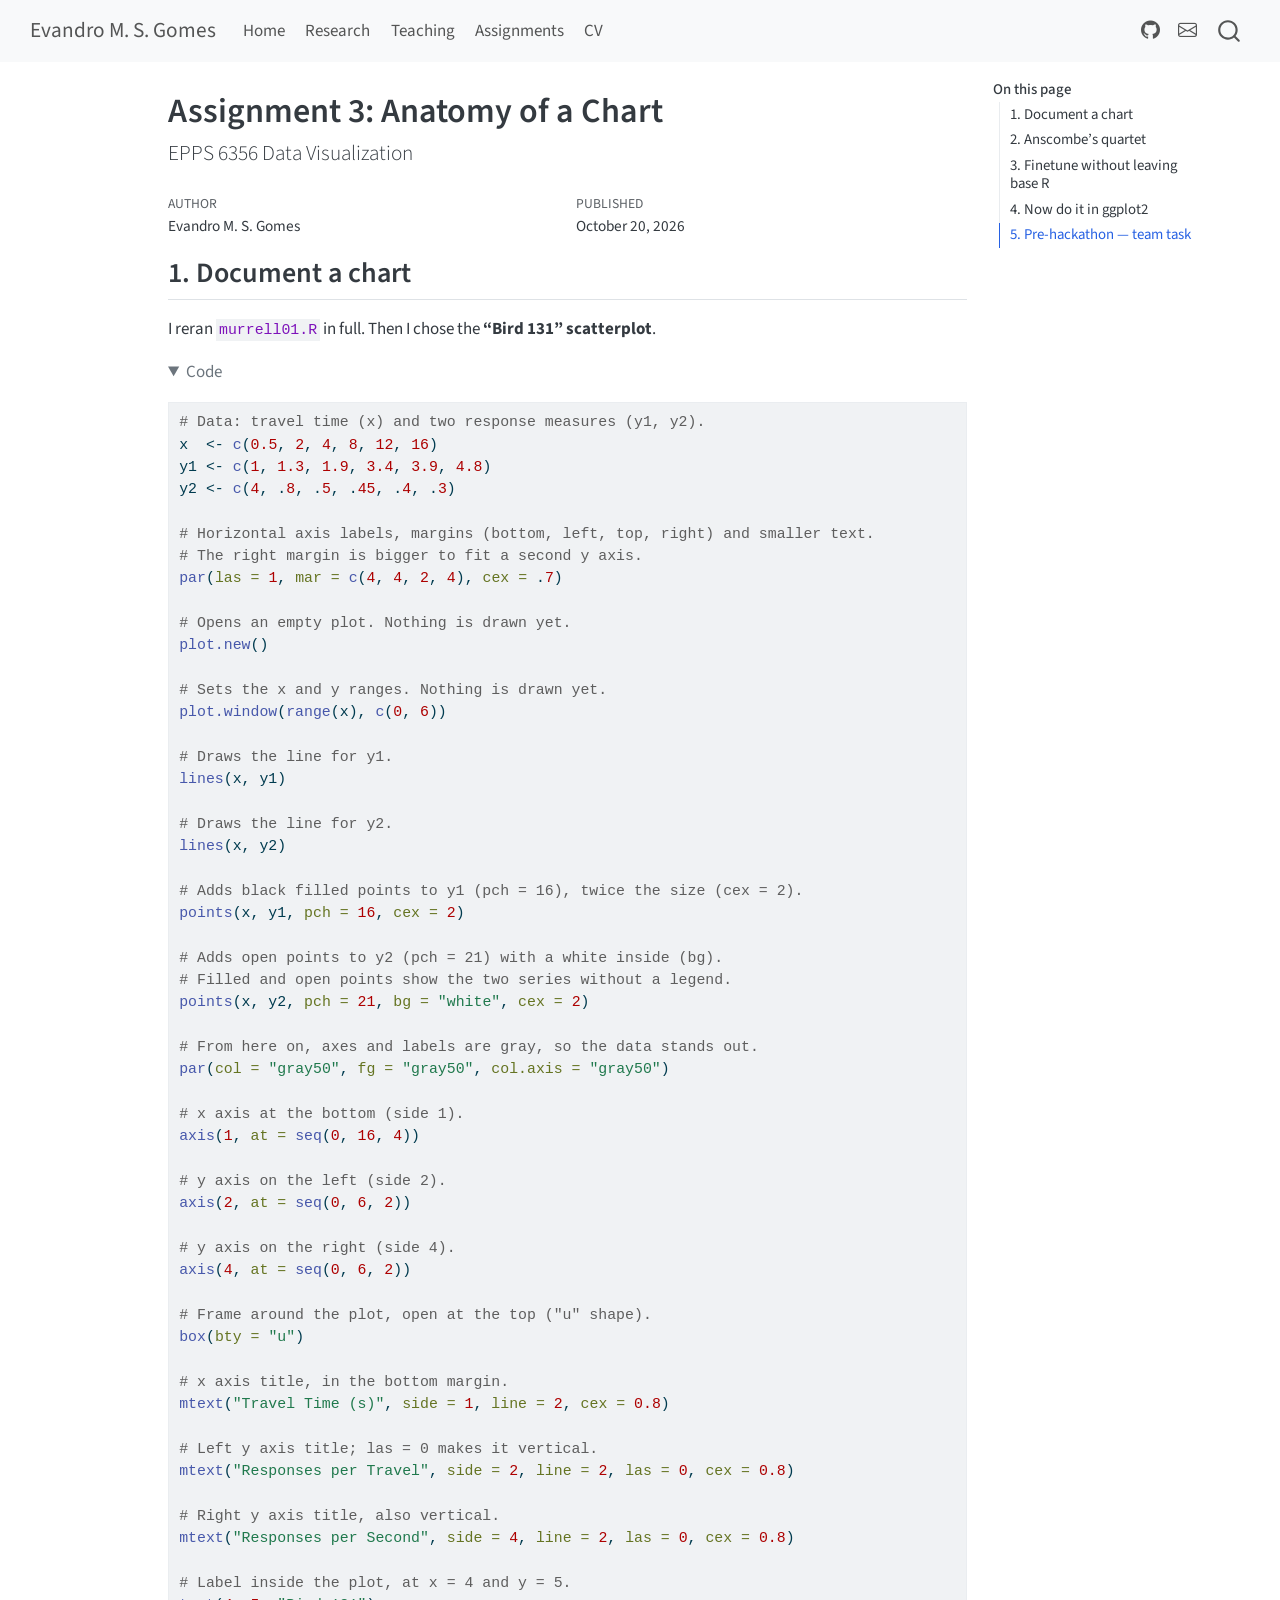
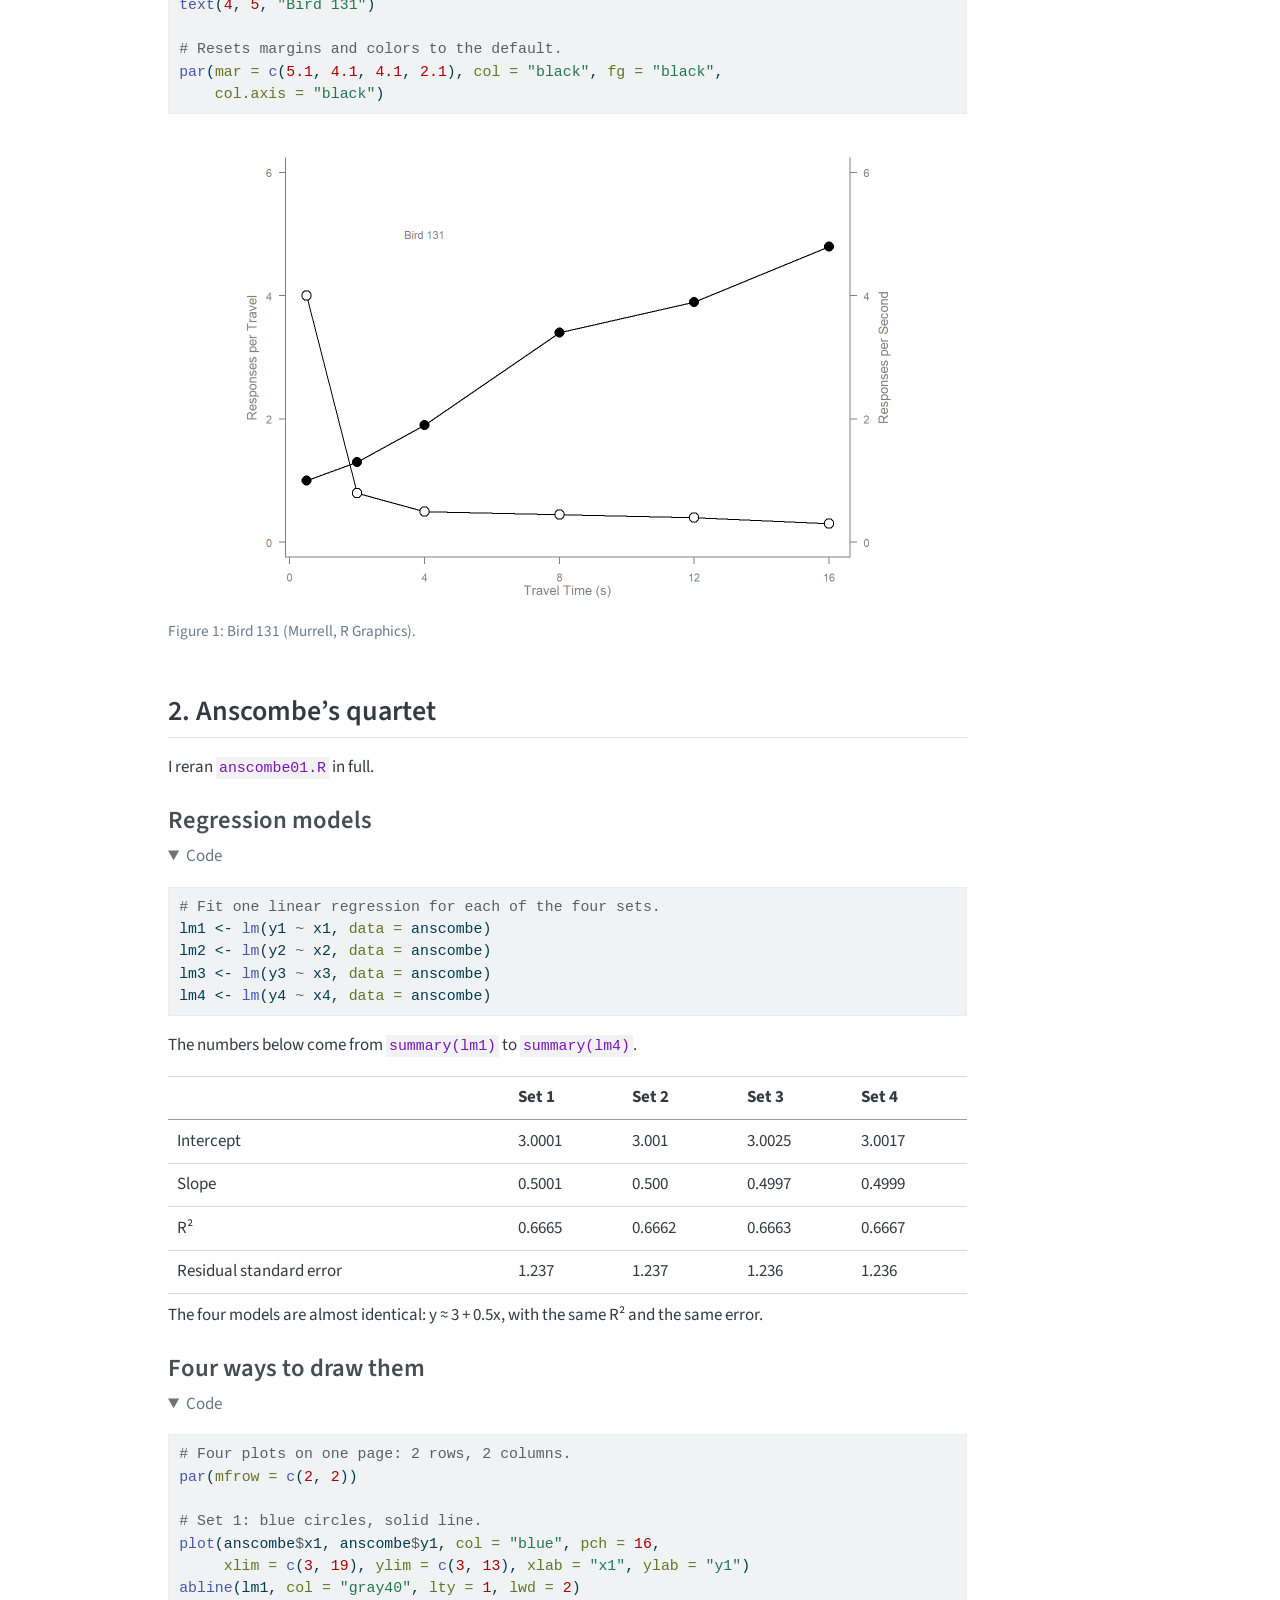
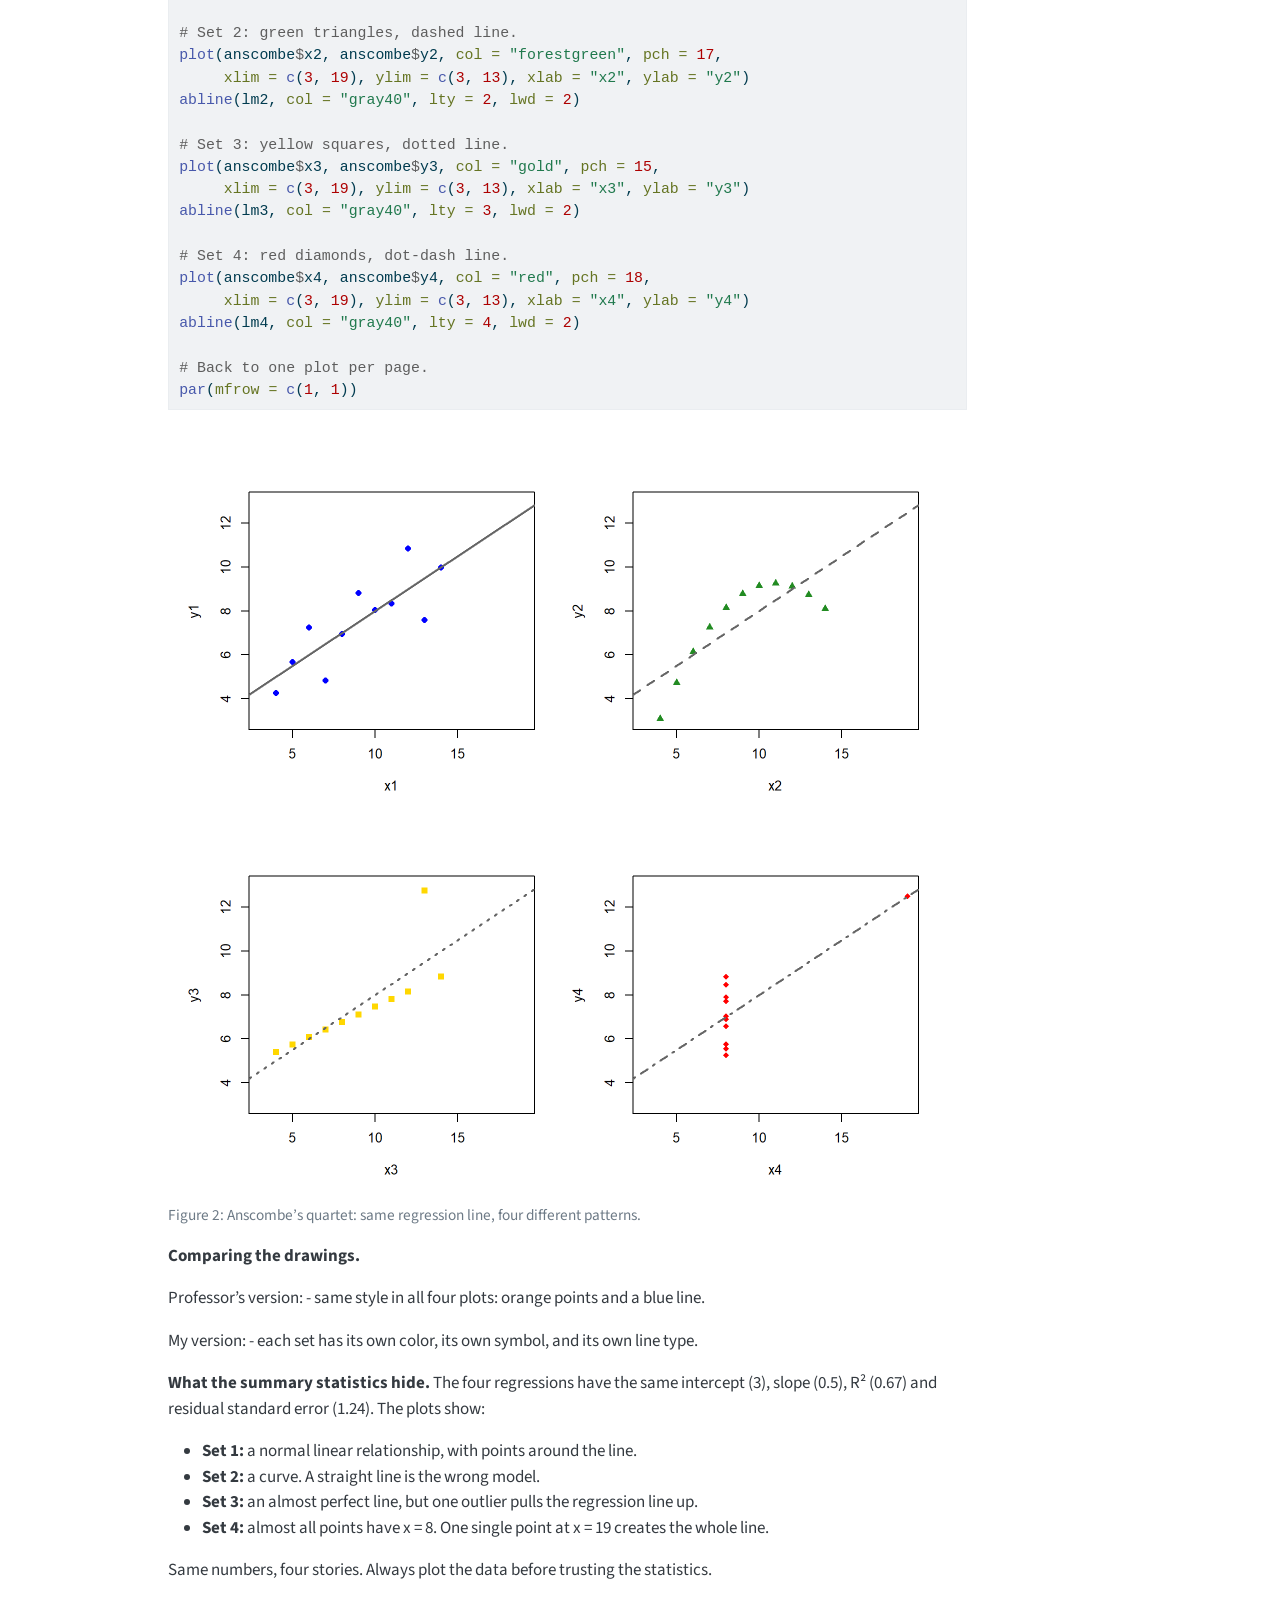
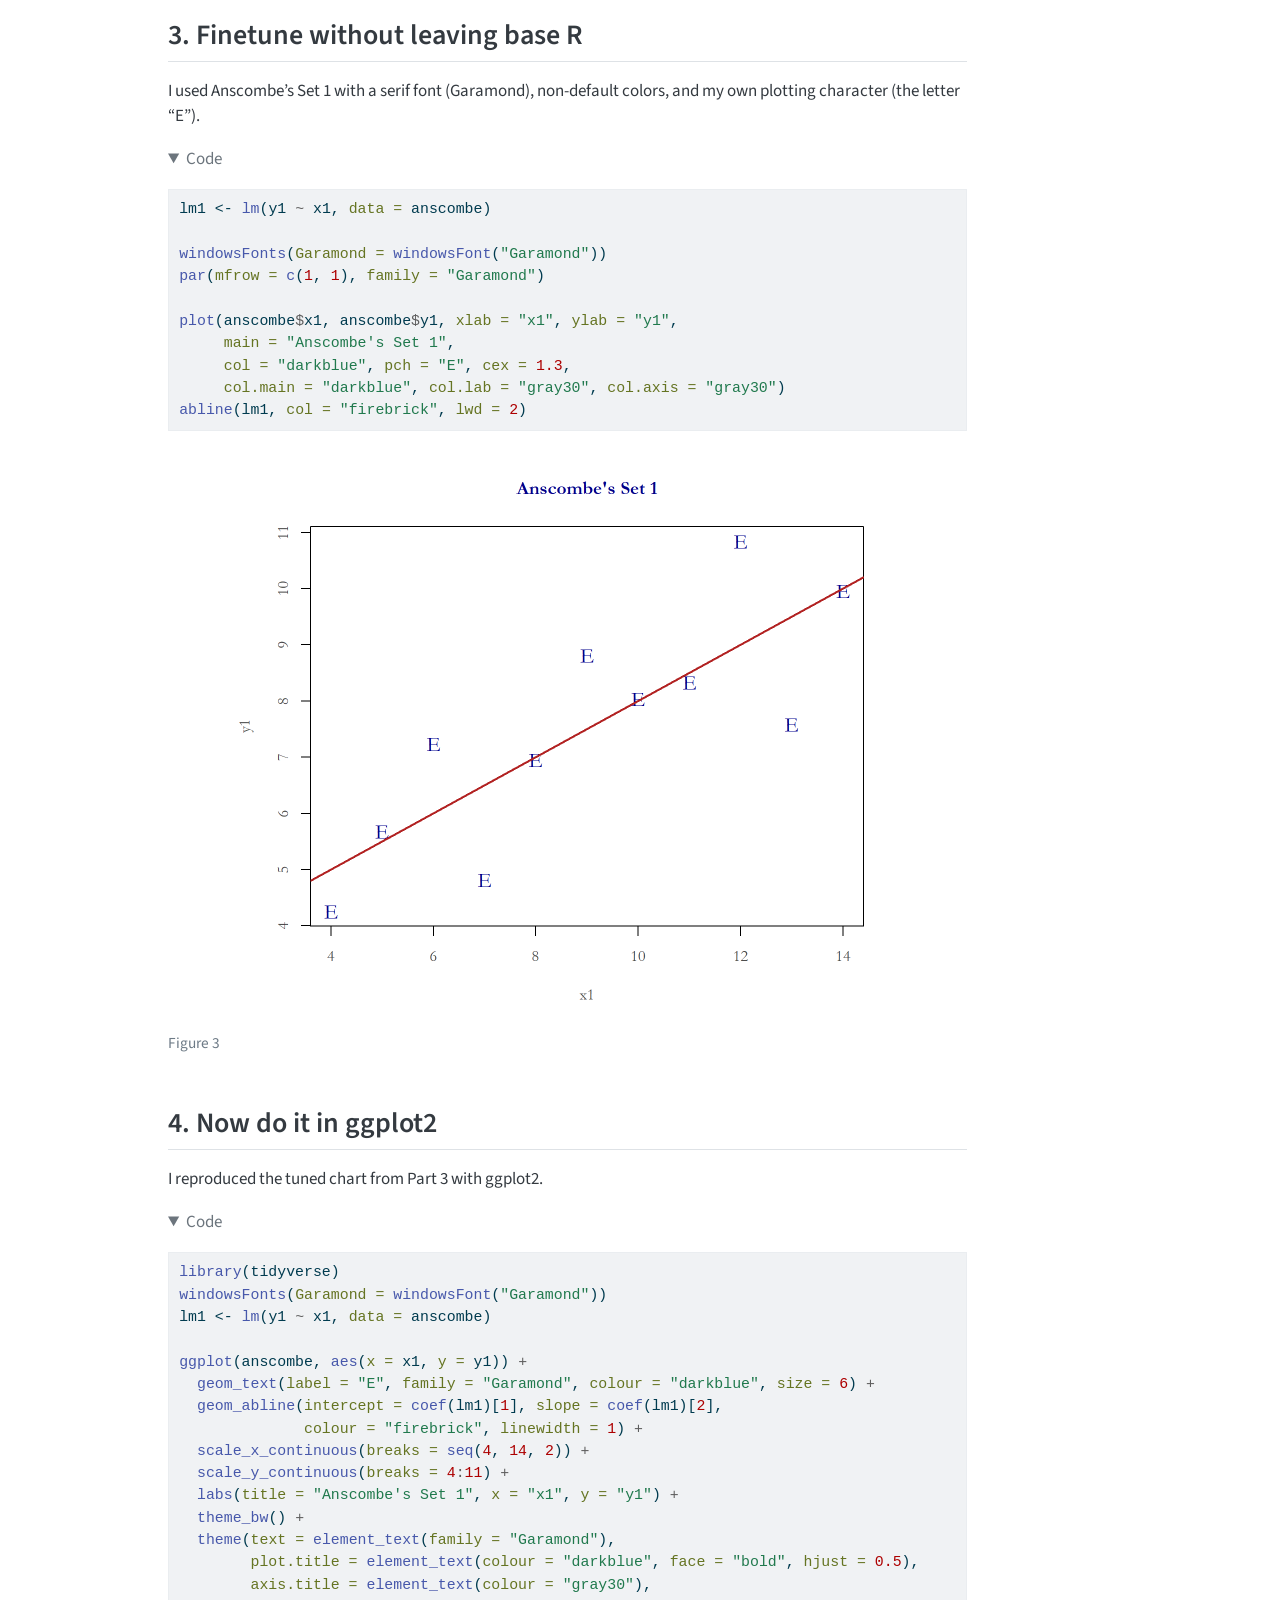
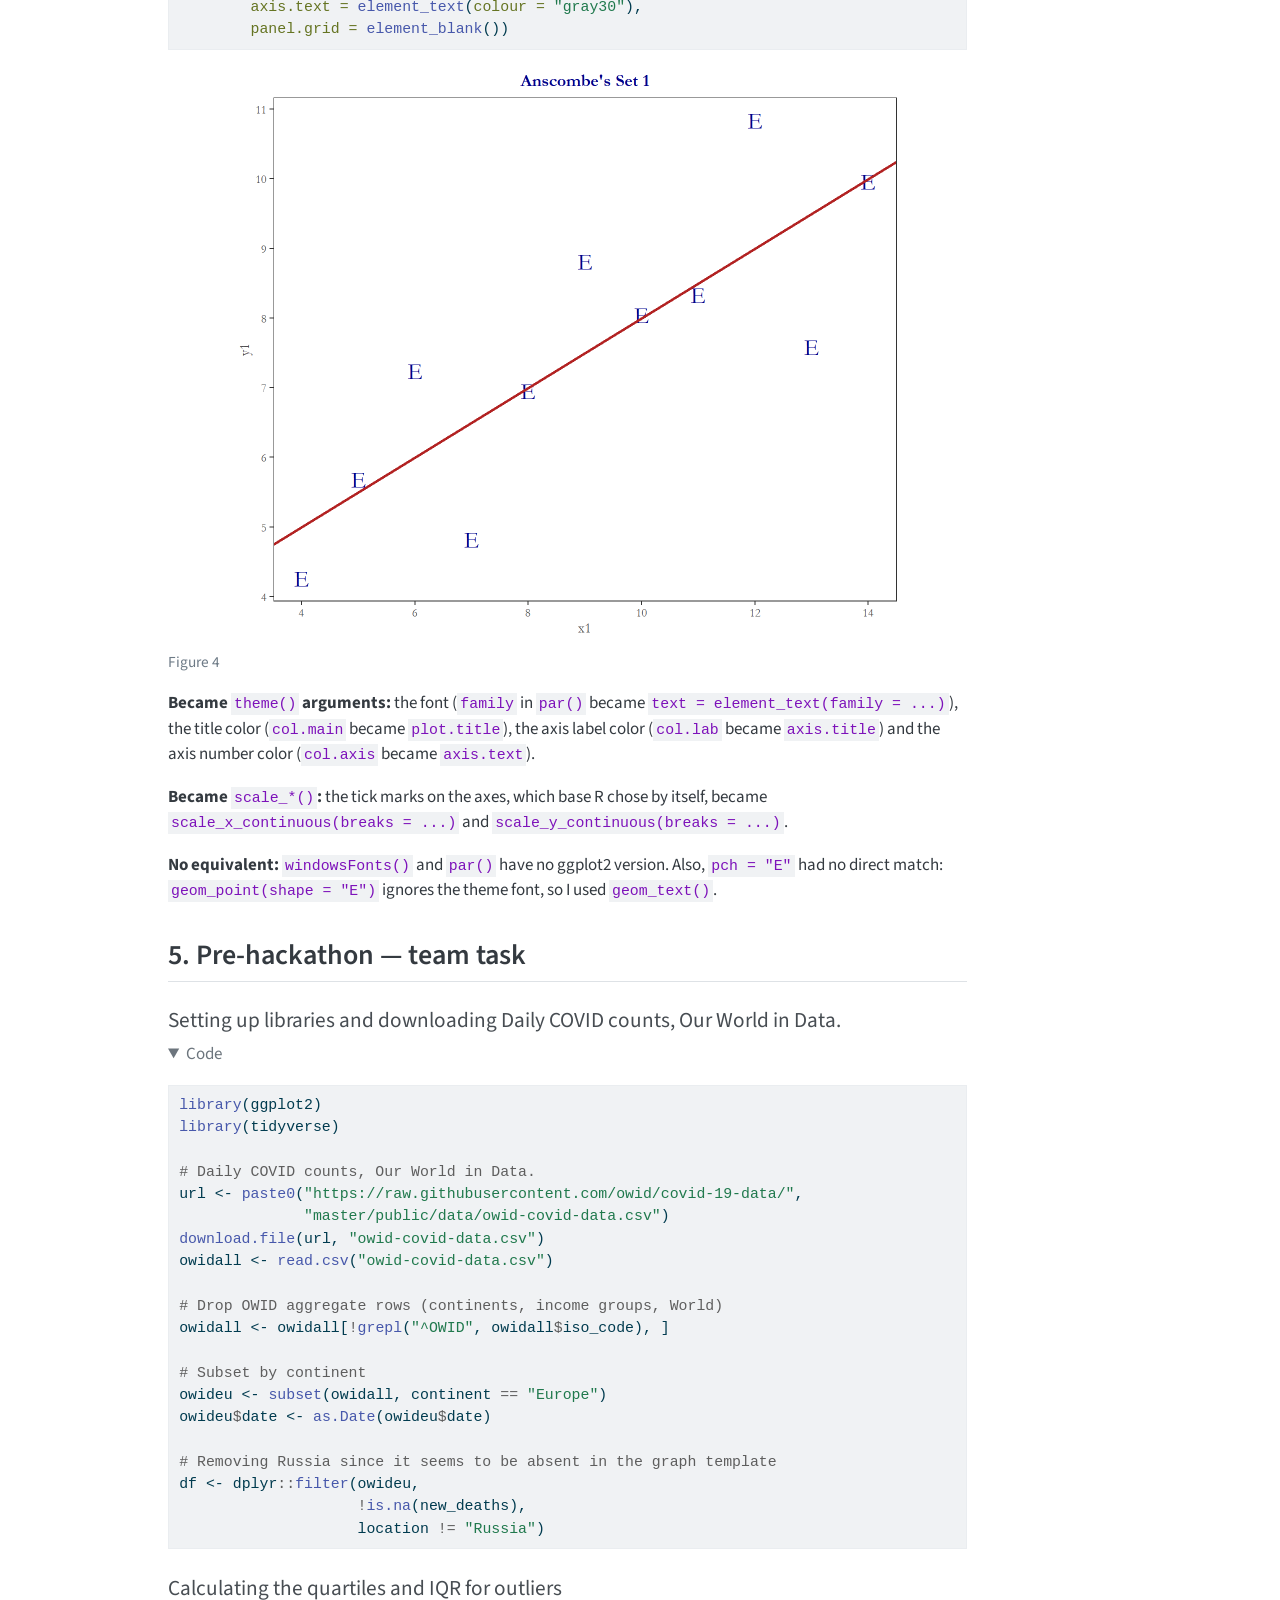
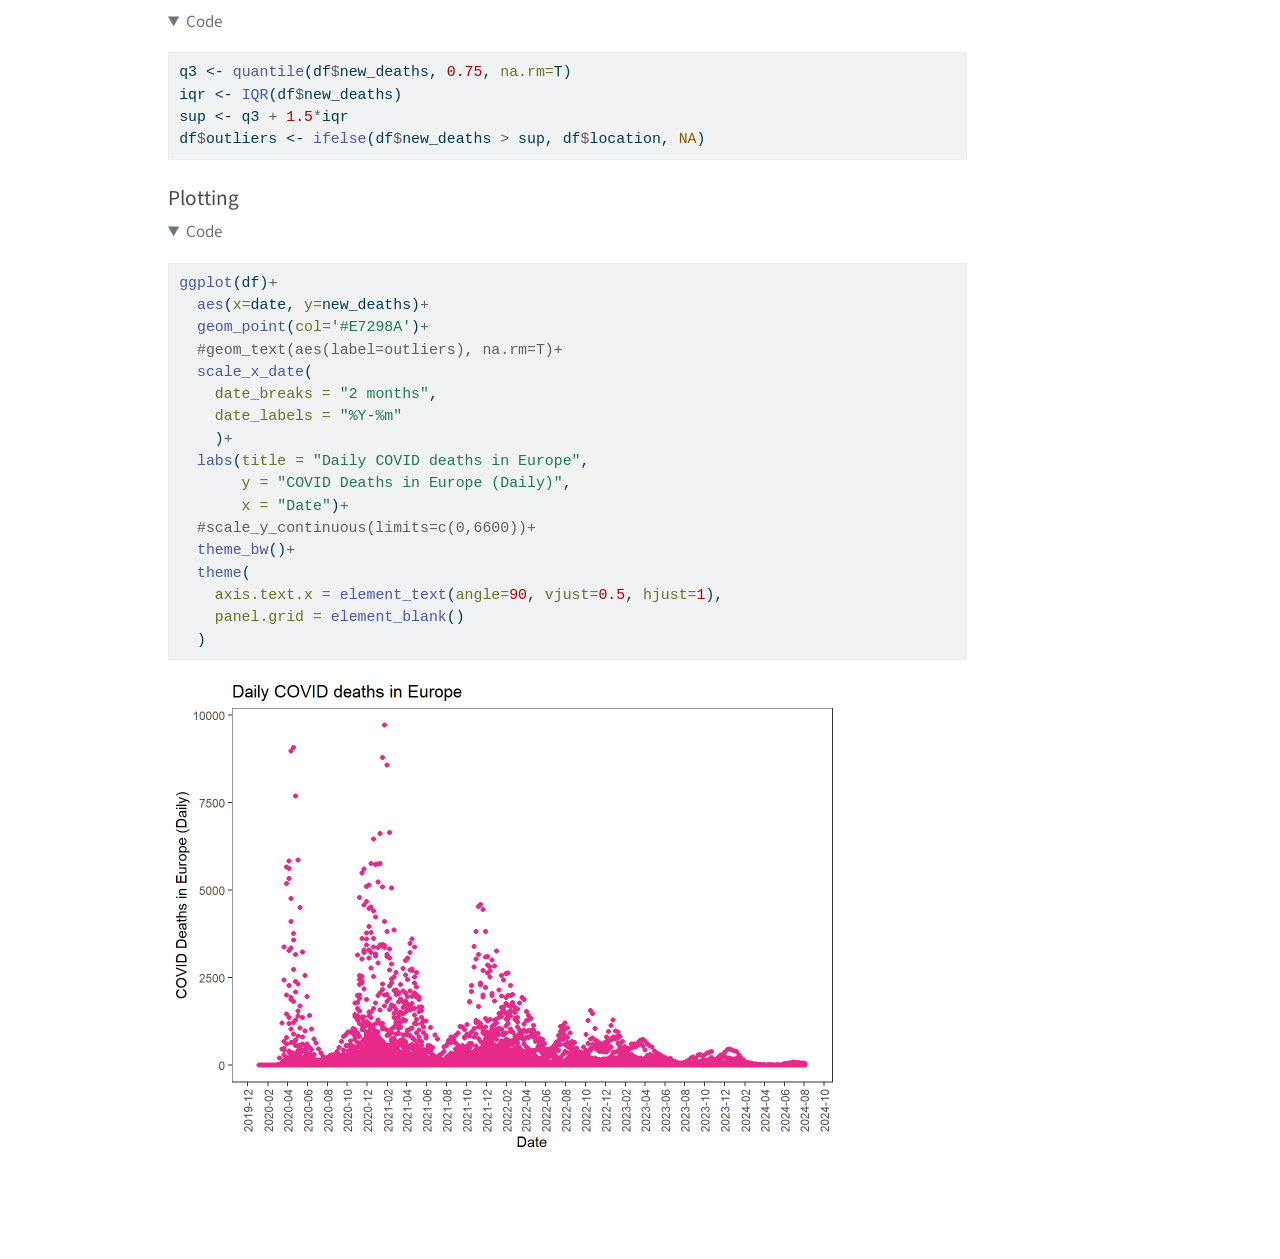
<file: docs/assignment03.html>
<!DOCTYPE html>
<html xmlns="http://www.w3.org/1999/xhtml" lang="en" xml:lang="en"><head>

<meta charset="utf-8">
<meta name="generator" content="quarto-1.9.38">

<meta name="viewport" content="width=device-width, initial-scale=1.0, user-scalable=yes">

<meta name="author" content="Evandro M. S. Gomes">
<meta name="dcterms.date" content="2026-10-20">

<title>Assignment 3: Anatomy of a Chart – Evandro M. S. Gomes</title>
<style>
/* Default styles provided by pandoc.
** See https://pandoc.org/MANUAL.html#variables-for-html for config info.
*/
code{white-space: pre-wrap;}
span.smallcaps{font-variant: small-caps;}
div.columns{display: flex; gap: min(4vw, 1.5em);}
div.column{flex: auto; overflow-x: auto;}
div.hanging-indent{margin-left: 1.5em; text-indent: -1.5em;}
ul.task-list{list-style: none;}
ul.task-list li input[type="checkbox"] {
  width: 0.8em;
  margin: 0 0.8em 0.2em -1em; /* quarto-specific, see https://github.com/quarto-dev/quarto-cli/issues/4556 */ 
  vertical-align: middle;
}
/* CSS for syntax highlighting */
html { -webkit-text-size-adjust: 100%; }
pre > code.sourceCode { white-space: pre; position: relative; }
pre > code.sourceCode > span { display: inline-block; line-height: 1.25; }
pre > code.sourceCode > span:empty { height: 1.2em; }
.sourceCode { overflow: visible; }
code.sourceCode > span { color: inherit; text-decoration: inherit; }
div.sourceCode { margin: 1em 0; }
pre.sourceCode { margin: 0; }
@media screen {
div.sourceCode { overflow: auto; }
}
@media print {
pre > code.sourceCode { white-space: pre-wrap; }
pre > code.sourceCode > span { text-indent: -5em; padding-left: 5em; }
}
pre.numberSource code
  { counter-reset: source-line 0; }
pre.numberSource code > span
  { position: relative; left: -4em; counter-increment: source-line; }
pre.numberSource code > span > a:first-child::before
  { content: counter(source-line);
    position: relative; left: -1em; text-align: right; vertical-align: baseline;
    border: none; display: inline-block;
    -webkit-touch-callout: none; -webkit-user-select: none;
    -khtml-user-select: none; -moz-user-select: none;
    -ms-user-select: none; user-select: none;
    padding: 0 4px; width: 4em;
  }
pre.numberSource { margin-left: 3em;  padding-left: 4px; }
div.sourceCode
  {   }
@media screen {
pre > code.sourceCode > span > a:first-child::before { text-decoration: underline; }
}
</style>


<script src="site_libs/quarto-nav/quarto-nav.js"></script>
<script src="site_libs/quarto-nav/headroom.min.js"></script>
<script src="site_libs/clipboard/clipboard.min.js"></script>
<script src="site_libs/quarto-search/autocomplete.umd.js"></script>
<script src="site_libs/quarto-search/fuse.min.js"></script>
<script src="site_libs/quarto-search/quarto-search.js"></script>
<meta name="quarto:offset" content="./">
<script src="site_libs/quarto-html/quarto.js" type="module"></script>
<script src="site_libs/quarto-html/tabsets/tabsets.js" type="module"></script>
<script src="site_libs/quarto-html/popper.min.js"></script>
<script src="site_libs/quarto-html/tippy.umd.min.js"></script>
<script src="site_libs/quarto-html/anchor.min.js"></script>
<link href="site_libs/quarto-html/tippy.css" rel="stylesheet">
<link href="site_libs/quarto-html/quarto-syntax-highlighting-15634bcf2e68342d4ad2dfa704d543f6.css" rel="stylesheet" id="quarto-text-highlighting-styles">
<script src="site_libs/bootstrap/bootstrap.min.js"></script>
<link href="site_libs/bootstrap/bootstrap-icons.css" rel="stylesheet">
<link href="site_libs/bootstrap/bootstrap-a0f9fd0d421825b736dc1bbcbcba2219.min.css" rel="stylesheet" append-hash="true" id="quarto-bootstrap" data-mode="light">
<script id="quarto-search-options" type="application/json">{
  "location": "navbar",
  "copy-button": false,
  "collapse-after": 3,
  "panel-placement": "end",
  "type": "overlay",
  "limit": 50,
  "keyboard-shortcut": [
    "f",
    "/",
    "s"
  ],
  "show-item-context": false,
  "language": {
    "search-no-results-text": "No results",
    "search-matching-documents-text": "matching documents",
    "search-copy-link-title": "Copy link to search",
    "search-hide-matches-text": "Hide additional matches",
    "search-more-match-text": "more match in this document",
    "search-more-matches-text": "more matches in this document",
    "search-clear-button-title": "Clear",
    "search-text-placeholder": "",
    "search-detached-cancel-button-title": "Cancel",
    "search-submit-button-title": "Submit",
    "search-label": "Search"
  }
}</script>


<link rel="stylesheet" href="styles.css">
</head>

<body class="nav-fixed quarto-light">

<div id="quarto-search-results"></div>
  <header id="quarto-header" class="headroom fixed-top">
    <nav class="navbar navbar-expand-lg " data-bs-theme="dark">
      <div class="navbar-container container-fluid">
      <div class="navbar-brand-container mx-auto">
    <a class="navbar-brand" href="./index.html">
    <span class="navbar-title">Evandro M. S. Gomes</span>
    </a>
  </div>
            <div id="quarto-search" class="" title="Search"></div>
          <button class="navbar-toggler" type="button" data-bs-toggle="collapse" data-bs-target="#navbarCollapse" aria-controls="navbarCollapse" role="menu" aria-expanded="false" aria-label="Toggle navigation" onclick="if (window.quartoToggleHeadroom) { window.quartoToggleHeadroom(); }">
  <span class="navbar-toggler-icon"></span>
</button>
          <div class="collapse navbar-collapse" id="navbarCollapse">
            <ul class="navbar-nav navbar-nav-scroll me-auto">
  <li class="nav-item">
    <a class="nav-link" href="./index.html"> 
<span class="menu-text">Home</span></a>
  </li>  
  <li class="nav-item">
    <a class="nav-link" href="./research.html"> 
<span class="menu-text">Research</span></a>
  </li>  
  <li class="nav-item">
    <a class="nav-link" href="./teaching.html"> 
<span class="menu-text">Teaching</span></a>
  </li>  
  <li class="nav-item">
    <a class="nav-link" href="./assignments.html"> 
<span class="menu-text">Assignments</span></a>
  </li>  
  <li class="nav-item">
    <a class="nav-link" href="./cv.html"> 
<span class="menu-text">CV</span></a>
  </li>  
</ul>
            <ul class="navbar-nav navbar-nav-scroll ms-auto">
  <li class="nav-item compact">
    <a class="nav-link" href="https://github.com/evandromsg"> <i class="bi bi-github" role="img">
</i> 
<span class="menu-text"></span></a>
  </li>  
  <li class="nav-item compact">
    <a class="nav-link" href="mailto:evandromsg@hotmail.com"> <i class="bi bi-envelope" role="img">
</i> 
<span class="menu-text"></span></a>
  </li>  
</ul>
          </div> <!-- /navcollapse -->
            <div class="quarto-navbar-tools">
</div>
      </div> <!-- /container-fluid -->
    </nav>
</header>
<!-- content -->
<div id="quarto-content" class="quarto-container page-columns page-rows-contents page-layout-article page-navbar">
<!-- sidebar -->
<!-- margin-sidebar -->
    <div id="quarto-margin-sidebar" class="sidebar margin-sidebar">
        <nav id="TOC" role="doc-toc" class="toc-active">
    <h2 id="toc-title">On this page</h2>
   
  <ul>
  <li><a href="#document-a-chart" id="toc-document-a-chart" class="nav-link active" data-scroll-target="#document-a-chart">1. Document a chart</a></li>
  <li><a href="#anscombes-quartet" id="toc-anscombes-quartet" class="nav-link" data-scroll-target="#anscombes-quartet">2. Anscombe’s quartet</a>
  <ul class="collapse">
  <li><a href="#regression-models" id="toc-regression-models" class="nav-link" data-scroll-target="#regression-models">Regression models</a></li>
  <li><a href="#four-ways-to-draw-them" id="toc-four-ways-to-draw-them" class="nav-link" data-scroll-target="#four-ways-to-draw-them">Four ways to draw them</a></li>
  </ul></li>
  <li><a href="#finetune-without-leaving-base-r" id="toc-finetune-without-leaving-base-r" class="nav-link" data-scroll-target="#finetune-without-leaving-base-r">3. Finetune without leaving base R</a></li>
  <li><a href="#now-do-it-in-ggplot2" id="toc-now-do-it-in-ggplot2" class="nav-link" data-scroll-target="#now-do-it-in-ggplot2">4. Now do it in ggplot2</a></li>
  <li><a href="#prehackathon-team-task" id="toc-prehackathon-team-task" class="nav-link" data-scroll-target="#prehackathon-team-task">5. Pre‑hackathon — team task</a></li>
  </ul>
</nav>
    </div>
<!-- main -->
<main class="content" id="quarto-document-content">

<header id="title-block-header" class="quarto-title-block default">
<div class="quarto-title">
<h1 class="title">Assignment 3: Anatomy of a Chart</h1>
<p class="subtitle lead">EPPS 6356 Data Visualization</p>
</div>



<div class="quarto-title-meta">

    <div>
    <div class="quarto-title-meta-heading">Author</div>
    <div class="quarto-title-meta-contents">
             <p>Evandro M. S. Gomes </p>
          </div>
  </div>
    
    <div>
    <div class="quarto-title-meta-heading">Published</div>
    <div class="quarto-title-meta-contents">
      <p class="date">October 20, 2026</p>
    </div>
  </div>
  
    
  </div>
  


</header>


<section id="document-a-chart" class="level2">
<h2 class="anchored" data-anchor-id="document-a-chart">1. Document a chart</h2>
<p>I reran <code>murrell01.R</code> in full. Then I chose the <strong>“Bird 131” scatterplot</strong>.</p>
<div class="cell">
<details open="" class="code-fold">
<summary>Code</summary>
<div class="code-copy-outer-scaffold"><div class="sourceCode cell-code" id="cb1"><pre class="sourceCode r code-with-copy"><code class="sourceCode r"><span id="cb1-1"><a href="#cb1-1" aria-hidden="true" tabindex="-1"></a><span class="co"># Data: travel time (x) and two response measures (y1, y2).</span></span>
<span id="cb1-2"><a href="#cb1-2" aria-hidden="true" tabindex="-1"></a>x  <span class="ot">&lt;-</span> <span class="fu">c</span>(<span class="fl">0.5</span>, <span class="dv">2</span>, <span class="dv">4</span>, <span class="dv">8</span>, <span class="dv">12</span>, <span class="dv">16</span>)</span>
<span id="cb1-3"><a href="#cb1-3" aria-hidden="true" tabindex="-1"></a>y1 <span class="ot">&lt;-</span> <span class="fu">c</span>(<span class="dv">1</span>, <span class="fl">1.3</span>, <span class="fl">1.9</span>, <span class="fl">3.4</span>, <span class="fl">3.9</span>, <span class="fl">4.8</span>)</span>
<span id="cb1-4"><a href="#cb1-4" aria-hidden="true" tabindex="-1"></a>y2 <span class="ot">&lt;-</span> <span class="fu">c</span>(<span class="dv">4</span>, .<span class="dv">8</span>, .<span class="dv">5</span>, .<span class="dv">45</span>, .<span class="dv">4</span>, .<span class="dv">3</span>)</span>
<span id="cb1-5"><a href="#cb1-5" aria-hidden="true" tabindex="-1"></a></span>
<span id="cb1-6"><a href="#cb1-6" aria-hidden="true" tabindex="-1"></a><span class="co"># Horizontal axis labels, margins (bottom, left, top, right) and smaller text.</span></span>
<span id="cb1-7"><a href="#cb1-7" aria-hidden="true" tabindex="-1"></a><span class="co"># The right margin is bigger to fit a second y axis.</span></span>
<span id="cb1-8"><a href="#cb1-8" aria-hidden="true" tabindex="-1"></a><span class="fu">par</span>(<span class="at">las =</span> <span class="dv">1</span>, <span class="at">mar =</span> <span class="fu">c</span>(<span class="dv">4</span>, <span class="dv">4</span>, <span class="dv">2</span>, <span class="dv">4</span>), <span class="at">cex =</span> .<span class="dv">7</span>)</span>
<span id="cb1-9"><a href="#cb1-9" aria-hidden="true" tabindex="-1"></a></span>
<span id="cb1-10"><a href="#cb1-10" aria-hidden="true" tabindex="-1"></a><span class="co"># Opens an empty plot. Nothing is drawn yet.</span></span>
<span id="cb1-11"><a href="#cb1-11" aria-hidden="true" tabindex="-1"></a><span class="fu">plot.new</span>()</span>
<span id="cb1-12"><a href="#cb1-12" aria-hidden="true" tabindex="-1"></a></span>
<span id="cb1-13"><a href="#cb1-13" aria-hidden="true" tabindex="-1"></a><span class="co"># Sets the x and y ranges. Nothing is drawn yet.</span></span>
<span id="cb1-14"><a href="#cb1-14" aria-hidden="true" tabindex="-1"></a><span class="fu">plot.window</span>(<span class="fu">range</span>(x), <span class="fu">c</span>(<span class="dv">0</span>, <span class="dv">6</span>))</span>
<span id="cb1-15"><a href="#cb1-15" aria-hidden="true" tabindex="-1"></a></span>
<span id="cb1-16"><a href="#cb1-16" aria-hidden="true" tabindex="-1"></a><span class="co"># Draws the line for y1.</span></span>
<span id="cb1-17"><a href="#cb1-17" aria-hidden="true" tabindex="-1"></a><span class="fu">lines</span>(x, y1)</span>
<span id="cb1-18"><a href="#cb1-18" aria-hidden="true" tabindex="-1"></a></span>
<span id="cb1-19"><a href="#cb1-19" aria-hidden="true" tabindex="-1"></a><span class="co"># Draws the line for y2.</span></span>
<span id="cb1-20"><a href="#cb1-20" aria-hidden="true" tabindex="-1"></a><span class="fu">lines</span>(x, y2)</span>
<span id="cb1-21"><a href="#cb1-21" aria-hidden="true" tabindex="-1"></a></span>
<span id="cb1-22"><a href="#cb1-22" aria-hidden="true" tabindex="-1"></a><span class="co"># Adds black filled points to y1 (pch = 16), twice the size (cex = 2).</span></span>
<span id="cb1-23"><a href="#cb1-23" aria-hidden="true" tabindex="-1"></a><span class="fu">points</span>(x, y1, <span class="at">pch =</span> <span class="dv">16</span>, <span class="at">cex =</span> <span class="dv">2</span>)</span>
<span id="cb1-24"><a href="#cb1-24" aria-hidden="true" tabindex="-1"></a></span>
<span id="cb1-25"><a href="#cb1-25" aria-hidden="true" tabindex="-1"></a><span class="co"># Adds open points to y2 (pch = 21) with a white inside (bg).</span></span>
<span id="cb1-26"><a href="#cb1-26" aria-hidden="true" tabindex="-1"></a><span class="co"># Filled and open points show the two series without a legend.</span></span>
<span id="cb1-27"><a href="#cb1-27" aria-hidden="true" tabindex="-1"></a><span class="fu">points</span>(x, y2, <span class="at">pch =</span> <span class="dv">21</span>, <span class="at">bg =</span> <span class="st">"white"</span>, <span class="at">cex =</span> <span class="dv">2</span>)</span>
<span id="cb1-28"><a href="#cb1-28" aria-hidden="true" tabindex="-1"></a></span>
<span id="cb1-29"><a href="#cb1-29" aria-hidden="true" tabindex="-1"></a><span class="co"># From here on, axes and labels are gray, so the data stands out.</span></span>
<span id="cb1-30"><a href="#cb1-30" aria-hidden="true" tabindex="-1"></a><span class="fu">par</span>(<span class="at">col =</span> <span class="st">"gray50"</span>, <span class="at">fg =</span> <span class="st">"gray50"</span>, <span class="at">col.axis =</span> <span class="st">"gray50"</span>)</span>
<span id="cb1-31"><a href="#cb1-31" aria-hidden="true" tabindex="-1"></a></span>
<span id="cb1-32"><a href="#cb1-32" aria-hidden="true" tabindex="-1"></a><span class="co"># x axis at the bottom (side 1).</span></span>
<span id="cb1-33"><a href="#cb1-33" aria-hidden="true" tabindex="-1"></a><span class="fu">axis</span>(<span class="dv">1</span>, <span class="at">at =</span> <span class="fu">seq</span>(<span class="dv">0</span>, <span class="dv">16</span>, <span class="dv">4</span>))</span>
<span id="cb1-34"><a href="#cb1-34" aria-hidden="true" tabindex="-1"></a></span>
<span id="cb1-35"><a href="#cb1-35" aria-hidden="true" tabindex="-1"></a><span class="co"># y axis on the left (side 2).</span></span>
<span id="cb1-36"><a href="#cb1-36" aria-hidden="true" tabindex="-1"></a><span class="fu">axis</span>(<span class="dv">2</span>, <span class="at">at =</span> <span class="fu">seq</span>(<span class="dv">0</span>, <span class="dv">6</span>, <span class="dv">2</span>))</span>
<span id="cb1-37"><a href="#cb1-37" aria-hidden="true" tabindex="-1"></a></span>
<span id="cb1-38"><a href="#cb1-38" aria-hidden="true" tabindex="-1"></a><span class="co"># y axis on the right (side 4).</span></span>
<span id="cb1-39"><a href="#cb1-39" aria-hidden="true" tabindex="-1"></a><span class="fu">axis</span>(<span class="dv">4</span>, <span class="at">at =</span> <span class="fu">seq</span>(<span class="dv">0</span>, <span class="dv">6</span>, <span class="dv">2</span>))</span>
<span id="cb1-40"><a href="#cb1-40" aria-hidden="true" tabindex="-1"></a></span>
<span id="cb1-41"><a href="#cb1-41" aria-hidden="true" tabindex="-1"></a><span class="co"># Frame around the plot, open at the top ("u" shape).</span></span>
<span id="cb1-42"><a href="#cb1-42" aria-hidden="true" tabindex="-1"></a><span class="fu">box</span>(<span class="at">bty =</span> <span class="st">"u"</span>)</span>
<span id="cb1-43"><a href="#cb1-43" aria-hidden="true" tabindex="-1"></a></span>
<span id="cb1-44"><a href="#cb1-44" aria-hidden="true" tabindex="-1"></a><span class="co"># x axis title, in the bottom margin.</span></span>
<span id="cb1-45"><a href="#cb1-45" aria-hidden="true" tabindex="-1"></a><span class="fu">mtext</span>(<span class="st">"Travel Time (s)"</span>, <span class="at">side =</span> <span class="dv">1</span>, <span class="at">line =</span> <span class="dv">2</span>, <span class="at">cex =</span> <span class="fl">0.8</span>)</span>
<span id="cb1-46"><a href="#cb1-46" aria-hidden="true" tabindex="-1"></a></span>
<span id="cb1-47"><a href="#cb1-47" aria-hidden="true" tabindex="-1"></a><span class="co"># Left y axis title; las = 0 makes it vertical.</span></span>
<span id="cb1-48"><a href="#cb1-48" aria-hidden="true" tabindex="-1"></a><span class="fu">mtext</span>(<span class="st">"Responses per Travel"</span>, <span class="at">side =</span> <span class="dv">2</span>, <span class="at">line =</span> <span class="dv">2</span>, <span class="at">las =</span> <span class="dv">0</span>, <span class="at">cex =</span> <span class="fl">0.8</span>)</span>
<span id="cb1-49"><a href="#cb1-49" aria-hidden="true" tabindex="-1"></a></span>
<span id="cb1-50"><a href="#cb1-50" aria-hidden="true" tabindex="-1"></a><span class="co"># Right y axis title, also vertical.</span></span>
<span id="cb1-51"><a href="#cb1-51" aria-hidden="true" tabindex="-1"></a><span class="fu">mtext</span>(<span class="st">"Responses per Second"</span>, <span class="at">side =</span> <span class="dv">4</span>, <span class="at">line =</span> <span class="dv">2</span>, <span class="at">las =</span> <span class="dv">0</span>, <span class="at">cex =</span> <span class="fl">0.8</span>)</span>
<span id="cb1-52"><a href="#cb1-52" aria-hidden="true" tabindex="-1"></a></span>
<span id="cb1-53"><a href="#cb1-53" aria-hidden="true" tabindex="-1"></a><span class="co"># Label inside the plot, at x = 4 and y = 5.</span></span>
<span id="cb1-54"><a href="#cb1-54" aria-hidden="true" tabindex="-1"></a><span class="fu">text</span>(<span class="dv">4</span>, <span class="dv">5</span>, <span class="st">"Bird 131"</span>)</span>
<span id="cb1-55"><a href="#cb1-55" aria-hidden="true" tabindex="-1"></a></span>
<span id="cb1-56"><a href="#cb1-56" aria-hidden="true" tabindex="-1"></a><span class="co"># Resets margins and colors to the default.</span></span>
<span id="cb1-57"><a href="#cb1-57" aria-hidden="true" tabindex="-1"></a><span class="fu">par</span>(<span class="at">mar =</span> <span class="fu">c</span>(<span class="fl">5.1</span>, <span class="fl">4.1</span>, <span class="fl">4.1</span>, <span class="fl">2.1</span>), <span class="at">col =</span> <span class="st">"black"</span>, <span class="at">fg =</span> <span class="st">"black"</span>,</span>
<span id="cb1-58"><a href="#cb1-58" aria-hidden="true" tabindex="-1"></a>    <span class="at">col.axis =</span> <span class="st">"black"</span>)</span></code></pre></div><button title="Copy to Clipboard" class="code-copy-button"><i class="bi"></i></button></div>
</details>
<div class="cell-output-display">
<div id="fig-bird131" class="quarto-float quarto-figure quarto-figure-center anchored">
<figure class="quarto-float quarto-float-fig figure">
<div aria-describedby="fig-bird131-caption-0ceaefa1-69ba-4598-a22c-09a6ac19f8ca">
<img src="assignment03_files/figure-html/fig-bird131-1.png" class="img-fluid figure-img" width="672">
</div>
<figcaption class="quarto-float-caption-bottom quarto-float-caption quarto-float-fig" id="fig-bird131-caption-0ceaefa1-69ba-4598-a22c-09a6ac19f8ca">
Figure&nbsp;1: Bird 131 (Murrell, R Graphics).
</figcaption>
</figure>
</div>
</div>
</div>
</section>
<section id="anscombes-quartet" class="level2">
<h2 class="anchored" data-anchor-id="anscombes-quartet">2. Anscombe’s quartet</h2>
<p>I reran <code>anscombe01.R</code> in full.</p>
<section id="regression-models" class="level3">
<h3 class="anchored" data-anchor-id="regression-models">Regression models</h3>
<div class="cell">
<details open="" class="code-fold">
<summary>Code</summary>
<div class="code-copy-outer-scaffold"><div class="sourceCode cell-code" id="cb2"><pre class="sourceCode r code-with-copy"><code class="sourceCode r"><span id="cb2-1"><a href="#cb2-1" aria-hidden="true" tabindex="-1"></a><span class="co"># Fit one linear regression for each of the four sets.</span></span>
<span id="cb2-2"><a href="#cb2-2" aria-hidden="true" tabindex="-1"></a>lm1 <span class="ot">&lt;-</span> <span class="fu">lm</span>(y1 <span class="sc">~</span> x1, <span class="at">data =</span> anscombe)</span>
<span id="cb2-3"><a href="#cb2-3" aria-hidden="true" tabindex="-1"></a>lm2 <span class="ot">&lt;-</span> <span class="fu">lm</span>(y2 <span class="sc">~</span> x2, <span class="at">data =</span> anscombe)</span>
<span id="cb2-4"><a href="#cb2-4" aria-hidden="true" tabindex="-1"></a>lm3 <span class="ot">&lt;-</span> <span class="fu">lm</span>(y3 <span class="sc">~</span> x3, <span class="at">data =</span> anscombe)</span>
<span id="cb2-5"><a href="#cb2-5" aria-hidden="true" tabindex="-1"></a>lm4 <span class="ot">&lt;-</span> <span class="fu">lm</span>(y4 <span class="sc">~</span> x4, <span class="at">data =</span> anscombe)</span></code></pre></div><button title="Copy to Clipboard" class="code-copy-button"><i class="bi"></i></button></div>
</details>
</div>
<p>The numbers below come from <code>summary(lm1)</code> to <code>summary(lm4)</code>.</p>
<table class="caption-top table">
<thead>
<tr class="header">
<th></th>
<th>Set 1</th>
<th>Set 2</th>
<th>Set 3</th>
<th>Set 4</th>
</tr>
</thead>
<tbody>
<tr class="odd">
<td>Intercept</td>
<td>3.0001</td>
<td>3.001</td>
<td>3.0025</td>
<td>3.0017</td>
</tr>
<tr class="even">
<td>Slope</td>
<td>0.5001</td>
<td>0.500</td>
<td>0.4997</td>
<td>0.4999</td>
</tr>
<tr class="odd">
<td>R²</td>
<td>0.6665</td>
<td>0.6662</td>
<td>0.6663</td>
<td>0.6667</td>
</tr>
<tr class="even">
<td>Residual standard error</td>
<td>1.237</td>
<td>1.237</td>
<td>1.236</td>
<td>1.236</td>
</tr>
</tbody>
</table>
<p>The four models are almost identical: y ≈ 3 + 0.5x, with the same R² and the same error.</p>
</section>
<section id="four-ways-to-draw-them" class="level3">
<h3 class="anchored" data-anchor-id="four-ways-to-draw-them">Four ways to draw them</h3>
<div class="cell">
<details open="" class="code-fold">
<summary>Code</summary>
<div class="code-copy-outer-scaffold"><div class="sourceCode cell-code" id="cb3"><pre class="sourceCode r code-with-copy"><code class="sourceCode r"><span id="cb3-1"><a href="#cb3-1" aria-hidden="true" tabindex="-1"></a><span class="co"># Four plots on one page: 2 rows, 2 columns.</span></span>
<span id="cb3-2"><a href="#cb3-2" aria-hidden="true" tabindex="-1"></a><span class="fu">par</span>(<span class="at">mfrow =</span> <span class="fu">c</span>(<span class="dv">2</span>, <span class="dv">2</span>))</span>
<span id="cb3-3"><a href="#cb3-3" aria-hidden="true" tabindex="-1"></a></span>
<span id="cb3-4"><a href="#cb3-4" aria-hidden="true" tabindex="-1"></a><span class="co"># Set 1: blue circles, solid line.</span></span>
<span id="cb3-5"><a href="#cb3-5" aria-hidden="true" tabindex="-1"></a><span class="fu">plot</span>(anscombe<span class="sc">$</span>x1, anscombe<span class="sc">$</span>y1, <span class="at">col =</span> <span class="st">"blue"</span>, <span class="at">pch =</span> <span class="dv">16</span>,</span>
<span id="cb3-6"><a href="#cb3-6" aria-hidden="true" tabindex="-1"></a>     <span class="at">xlim =</span> <span class="fu">c</span>(<span class="dv">3</span>, <span class="dv">19</span>), <span class="at">ylim =</span> <span class="fu">c</span>(<span class="dv">3</span>, <span class="dv">13</span>), <span class="at">xlab =</span> <span class="st">"x1"</span>, <span class="at">ylab =</span> <span class="st">"y1"</span>)</span>
<span id="cb3-7"><a href="#cb3-7" aria-hidden="true" tabindex="-1"></a><span class="fu">abline</span>(lm1, <span class="at">col =</span> <span class="st">"gray40"</span>, <span class="at">lty =</span> <span class="dv">1</span>, <span class="at">lwd =</span> <span class="dv">2</span>)</span>
<span id="cb3-8"><a href="#cb3-8" aria-hidden="true" tabindex="-1"></a></span>
<span id="cb3-9"><a href="#cb3-9" aria-hidden="true" tabindex="-1"></a><span class="co"># Set 2: green triangles, dashed line.</span></span>
<span id="cb3-10"><a href="#cb3-10" aria-hidden="true" tabindex="-1"></a><span class="fu">plot</span>(anscombe<span class="sc">$</span>x2, anscombe<span class="sc">$</span>y2, <span class="at">col =</span> <span class="st">"forestgreen"</span>, <span class="at">pch =</span> <span class="dv">17</span>,</span>
<span id="cb3-11"><a href="#cb3-11" aria-hidden="true" tabindex="-1"></a>     <span class="at">xlim =</span> <span class="fu">c</span>(<span class="dv">3</span>, <span class="dv">19</span>), <span class="at">ylim =</span> <span class="fu">c</span>(<span class="dv">3</span>, <span class="dv">13</span>), <span class="at">xlab =</span> <span class="st">"x2"</span>, <span class="at">ylab =</span> <span class="st">"y2"</span>)</span>
<span id="cb3-12"><a href="#cb3-12" aria-hidden="true" tabindex="-1"></a><span class="fu">abline</span>(lm2, <span class="at">col =</span> <span class="st">"gray40"</span>, <span class="at">lty =</span> <span class="dv">2</span>, <span class="at">lwd =</span> <span class="dv">2</span>)</span>
<span id="cb3-13"><a href="#cb3-13" aria-hidden="true" tabindex="-1"></a></span>
<span id="cb3-14"><a href="#cb3-14" aria-hidden="true" tabindex="-1"></a><span class="co"># Set 3: yellow squares, dotted line.</span></span>
<span id="cb3-15"><a href="#cb3-15" aria-hidden="true" tabindex="-1"></a><span class="fu">plot</span>(anscombe<span class="sc">$</span>x3, anscombe<span class="sc">$</span>y3, <span class="at">col =</span> <span class="st">"gold"</span>, <span class="at">pch =</span> <span class="dv">15</span>,</span>
<span id="cb3-16"><a href="#cb3-16" aria-hidden="true" tabindex="-1"></a>     <span class="at">xlim =</span> <span class="fu">c</span>(<span class="dv">3</span>, <span class="dv">19</span>), <span class="at">ylim =</span> <span class="fu">c</span>(<span class="dv">3</span>, <span class="dv">13</span>), <span class="at">xlab =</span> <span class="st">"x3"</span>, <span class="at">ylab =</span> <span class="st">"y3"</span>)</span>
<span id="cb3-17"><a href="#cb3-17" aria-hidden="true" tabindex="-1"></a><span class="fu">abline</span>(lm3, <span class="at">col =</span> <span class="st">"gray40"</span>, <span class="at">lty =</span> <span class="dv">3</span>, <span class="at">lwd =</span> <span class="dv">2</span>)</span>
<span id="cb3-18"><a href="#cb3-18" aria-hidden="true" tabindex="-1"></a></span>
<span id="cb3-19"><a href="#cb3-19" aria-hidden="true" tabindex="-1"></a><span class="co"># Set 4: red diamonds, dot-dash line.</span></span>
<span id="cb3-20"><a href="#cb3-20" aria-hidden="true" tabindex="-1"></a><span class="fu">plot</span>(anscombe<span class="sc">$</span>x4, anscombe<span class="sc">$</span>y4, <span class="at">col =</span> <span class="st">"red"</span>, <span class="at">pch =</span> <span class="dv">18</span>,</span>
<span id="cb3-21"><a href="#cb3-21" aria-hidden="true" tabindex="-1"></a>     <span class="at">xlim =</span> <span class="fu">c</span>(<span class="dv">3</span>, <span class="dv">19</span>), <span class="at">ylim =</span> <span class="fu">c</span>(<span class="dv">3</span>, <span class="dv">13</span>), <span class="at">xlab =</span> <span class="st">"x4"</span>, <span class="at">ylab =</span> <span class="st">"y4"</span>)</span>
<span id="cb3-22"><a href="#cb3-22" aria-hidden="true" tabindex="-1"></a><span class="fu">abline</span>(lm4, <span class="at">col =</span> <span class="st">"gray40"</span>, <span class="at">lty =</span> <span class="dv">4</span>, <span class="at">lwd =</span> <span class="dv">2</span>)</span>
<span id="cb3-23"><a href="#cb3-23" aria-hidden="true" tabindex="-1"></a></span>
<span id="cb3-24"><a href="#cb3-24" aria-hidden="true" tabindex="-1"></a><span class="co"># Back to one plot per page.</span></span>
<span id="cb3-25"><a href="#cb3-25" aria-hidden="true" tabindex="-1"></a><span class="fu">par</span>(<span class="at">mfrow =</span> <span class="fu">c</span>(<span class="dv">1</span>, <span class="dv">1</span>))</span></code></pre></div><button title="Copy to Clipboard" class="code-copy-button"><i class="bi"></i></button></div>
</details>
<div class="cell-output-display">
<div id="fig-anscombe" class="quarto-float quarto-figure quarto-figure-center anchored">
<figure class="quarto-float quarto-float-fig figure">
<div aria-describedby="fig-anscombe-caption-0ceaefa1-69ba-4598-a22c-09a6ac19f8ca">
<img src="assignment03_files/figure-html/fig-anscombe-1.png" class="img-fluid figure-img" width="768">
</div>
<figcaption class="quarto-float-caption-bottom quarto-float-caption quarto-float-fig" id="fig-anscombe-caption-0ceaefa1-69ba-4598-a22c-09a6ac19f8ca">
Figure&nbsp;2: Anscombe’s quartet: same regression line, four different patterns.
</figcaption>
</figure>
</div>
</div>
</div>
<p><strong>Comparing the drawings.</strong></p>
<p>Professor’s version: - same style in all four plots: orange points and a blue line.</p>
<p>My version: - each set has its own color, its own symbol, and its own line type.</p>
<p><strong>What the summary statistics hide.</strong> The four regressions have the same intercept (3), slope (0.5), R² (0.67) and residual standard error (1.24). The plots show:</p>
<ul>
<li><strong>Set 1:</strong> a normal linear relationship, with points around the line.</li>
<li><strong>Set 2:</strong> a curve. A straight line is the wrong model.</li>
<li><strong>Set 3:</strong> an almost perfect line, but one outlier pulls the regression line up.</li>
<li><strong>Set 4:</strong> almost all points have x = 8. One single point at x = 19 creates the whole line.</li>
</ul>
<p>Same numbers, four stories. Always plot the data before trusting the statistics.</p>
</section>
</section>
<section id="finetune-without-leaving-base-r" class="level2">
<h2 class="anchored" data-anchor-id="finetune-without-leaving-base-r">3. Finetune without leaving base R</h2>
<p>I used Anscombe’s Set 1 with a serif font (Garamond), non-default colors, and my own plotting character (the letter “E”).</p>
<div class="cell">
<details open="" class="code-fold">
<summary>Code</summary>
<div class="code-copy-outer-scaffold"><div class="sourceCode cell-code" id="cb4"><pre class="sourceCode r code-with-copy"><code class="sourceCode r"><span id="cb4-1"><a href="#cb4-1" aria-hidden="true" tabindex="-1"></a>lm1 <span class="ot">&lt;-</span> <span class="fu">lm</span>(y1 <span class="sc">~</span> x1, <span class="at">data =</span> anscombe)</span>
<span id="cb4-2"><a href="#cb4-2" aria-hidden="true" tabindex="-1"></a></span>
<span id="cb4-3"><a href="#cb4-3" aria-hidden="true" tabindex="-1"></a><span class="fu">windowsFonts</span>(<span class="at">Garamond =</span> <span class="fu">windowsFont</span>(<span class="st">"Garamond"</span>))</span>
<span id="cb4-4"><a href="#cb4-4" aria-hidden="true" tabindex="-1"></a><span class="fu">par</span>(<span class="at">mfrow =</span> <span class="fu">c</span>(<span class="dv">1</span>, <span class="dv">1</span>), <span class="at">family =</span> <span class="st">"Garamond"</span>)</span>
<span id="cb4-5"><a href="#cb4-5" aria-hidden="true" tabindex="-1"></a></span>
<span id="cb4-6"><a href="#cb4-6" aria-hidden="true" tabindex="-1"></a><span class="fu">plot</span>(anscombe<span class="sc">$</span>x1, anscombe<span class="sc">$</span>y1, <span class="at">xlab =</span> <span class="st">"x1"</span>, <span class="at">ylab =</span> <span class="st">"y1"</span>,</span>
<span id="cb4-7"><a href="#cb4-7" aria-hidden="true" tabindex="-1"></a>     <span class="at">main =</span> <span class="st">"Anscombe's Set 1"</span>,</span>
<span id="cb4-8"><a href="#cb4-8" aria-hidden="true" tabindex="-1"></a>     <span class="at">col =</span> <span class="st">"darkblue"</span>, <span class="at">pch =</span> <span class="st">"E"</span>, <span class="at">cex =</span> <span class="fl">1.3</span>,</span>
<span id="cb4-9"><a href="#cb4-9" aria-hidden="true" tabindex="-1"></a>     <span class="at">col.main =</span> <span class="st">"darkblue"</span>, <span class="at">col.lab =</span> <span class="st">"gray30"</span>, <span class="at">col.axis =</span> <span class="st">"gray30"</span>)</span>
<span id="cb4-10"><a href="#cb4-10" aria-hidden="true" tabindex="-1"></a><span class="fu">abline</span>(lm1, <span class="at">col =</span> <span class="st">"firebrick"</span>, <span class="at">lwd =</span> <span class="dv">2</span>)</span></code></pre></div><button title="Copy to Clipboard" class="code-copy-button"><i class="bi"></i></button></div>
</details>
<div class="cell-output-display">
<div id="fig-tuned" class="quarto-float quarto-figure quarto-figure-center anchored" width="672">
<figure class="quarto-float quarto-float-fig figure">
<div aria-describedby="fig-tuned-caption-0ceaefa1-69ba-4598-a22c-09a6ac19f8ca">
<img src="assignment03_files/figure-html/fig-tuned-1.png" id="fig-tuned" class="img-fluid figure-img" width="672">
</div>
<figcaption class="quarto-float-caption-bottom quarto-float-caption quarto-float-fig quarto-uncaptioned" id="fig-tuned-caption-0ceaefa1-69ba-4598-a22c-09a6ac19f8ca">
Figure&nbsp;3
</figcaption>
</figure>
</div>
</div>
</div>
</section>
<section id="now-do-it-in-ggplot2" class="level2">
<h2 class="anchored" data-anchor-id="now-do-it-in-ggplot2">4. Now do it in ggplot2</h2>
<p>I reproduced the tuned chart from Part 3 with ggplot2.</p>
<div class="cell">
<details open="" class="code-fold">
<summary>Code</summary>
<div class="code-copy-outer-scaffold"><div class="sourceCode cell-code" id="cb5"><pre class="sourceCode r code-with-copy"><code class="sourceCode r"><span id="cb5-1"><a href="#cb5-1" aria-hidden="true" tabindex="-1"></a><span class="fu">library</span>(tidyverse)</span>
<span id="cb5-2"><a href="#cb5-2" aria-hidden="true" tabindex="-1"></a><span class="fu">windowsFonts</span>(<span class="at">Garamond =</span> <span class="fu">windowsFont</span>(<span class="st">"Garamond"</span>))</span>
<span id="cb5-3"><a href="#cb5-3" aria-hidden="true" tabindex="-1"></a>lm1 <span class="ot">&lt;-</span> <span class="fu">lm</span>(y1 <span class="sc">~</span> x1, <span class="at">data =</span> anscombe)</span>
<span id="cb5-4"><a href="#cb5-4" aria-hidden="true" tabindex="-1"></a></span>
<span id="cb5-5"><a href="#cb5-5" aria-hidden="true" tabindex="-1"></a><span class="fu">ggplot</span>(anscombe, <span class="fu">aes</span>(<span class="at">x =</span> x1, <span class="at">y =</span> y1)) <span class="sc">+</span></span>
<span id="cb5-6"><a href="#cb5-6" aria-hidden="true" tabindex="-1"></a>  <span class="fu">geom_text</span>(<span class="at">label =</span> <span class="st">"E"</span>, <span class="at">family =</span> <span class="st">"Garamond"</span>, <span class="at">colour =</span> <span class="st">"darkblue"</span>, <span class="at">size =</span> <span class="dv">6</span>) <span class="sc">+</span></span>
<span id="cb5-7"><a href="#cb5-7" aria-hidden="true" tabindex="-1"></a>  <span class="fu">geom_abline</span>(<span class="at">intercept =</span> <span class="fu">coef</span>(lm1)[<span class="dv">1</span>], <span class="at">slope =</span> <span class="fu">coef</span>(lm1)[<span class="dv">2</span>],</span>
<span id="cb5-8"><a href="#cb5-8" aria-hidden="true" tabindex="-1"></a>              <span class="at">colour =</span> <span class="st">"firebrick"</span>, <span class="at">linewidth =</span> <span class="dv">1</span>) <span class="sc">+</span></span>
<span id="cb5-9"><a href="#cb5-9" aria-hidden="true" tabindex="-1"></a>  <span class="fu">scale_x_continuous</span>(<span class="at">breaks =</span> <span class="fu">seq</span>(<span class="dv">4</span>, <span class="dv">14</span>, <span class="dv">2</span>)) <span class="sc">+</span></span>
<span id="cb5-10"><a href="#cb5-10" aria-hidden="true" tabindex="-1"></a>  <span class="fu">scale_y_continuous</span>(<span class="at">breaks =</span> <span class="dv">4</span><span class="sc">:</span><span class="dv">11</span>) <span class="sc">+</span></span>
<span id="cb5-11"><a href="#cb5-11" aria-hidden="true" tabindex="-1"></a>  <span class="fu">labs</span>(<span class="at">title =</span> <span class="st">"Anscombe's Set 1"</span>, <span class="at">x =</span> <span class="st">"x1"</span>, <span class="at">y =</span> <span class="st">"y1"</span>) <span class="sc">+</span></span>
<span id="cb5-12"><a href="#cb5-12" aria-hidden="true" tabindex="-1"></a>  <span class="fu">theme_bw</span>() <span class="sc">+</span></span>
<span id="cb5-13"><a href="#cb5-13" aria-hidden="true" tabindex="-1"></a>  <span class="fu">theme</span>(<span class="at">text =</span> <span class="fu">element_text</span>(<span class="at">family =</span> <span class="st">"Garamond"</span>),</span>
<span id="cb5-14"><a href="#cb5-14" aria-hidden="true" tabindex="-1"></a>        <span class="at">plot.title =</span> <span class="fu">element_text</span>(<span class="at">colour =</span> <span class="st">"darkblue"</span>, <span class="at">face =</span> <span class="st">"bold"</span>, <span class="at">hjust =</span> <span class="fl">0.5</span>),</span>
<span id="cb5-15"><a href="#cb5-15" aria-hidden="true" tabindex="-1"></a>        <span class="at">axis.title =</span> <span class="fu">element_text</span>(<span class="at">colour =</span> <span class="st">"gray30"</span>),</span>
<span id="cb5-16"><a href="#cb5-16" aria-hidden="true" tabindex="-1"></a>        <span class="at">axis.text =</span> <span class="fu">element_text</span>(<span class="at">colour =</span> <span class="st">"gray30"</span>),</span>
<span id="cb5-17"><a href="#cb5-17" aria-hidden="true" tabindex="-1"></a>        <span class="at">panel.grid =</span> <span class="fu">element_blank</span>())</span></code></pre></div><button title="Copy to Clipboard" class="code-copy-button"><i class="bi"></i></button></div>
</details>
<div class="cell-output-display">
<div id="fig-ggplot" class="quarto-float quarto-figure quarto-figure-center anchored" width="672">
<figure class="quarto-float quarto-float-fig figure">
<div aria-describedby="fig-ggplot-caption-0ceaefa1-69ba-4598-a22c-09a6ac19f8ca">
<img src="assignment03_files/figure-html/fig-ggplot-1.png" id="fig-ggplot" class="img-fluid figure-img" width="672">
</div>
<figcaption class="quarto-float-caption-bottom quarto-float-caption quarto-float-fig quarto-uncaptioned" id="fig-ggplot-caption-0ceaefa1-69ba-4598-a22c-09a6ac19f8ca">
Figure&nbsp;4
</figcaption>
</figure>
</div>
</div>
</div>
<p><strong>Became <code>theme()</code> arguments:</strong> the font (<code>family</code> in <code>par()</code> became <code>text = element_text(family = ...)</code>), the title color (<code>col.main</code> became <code>plot.title</code>), the axis label color (<code>col.lab</code> became <code>axis.title</code>) and the axis number color (<code>col.axis</code> became <code>axis.text</code>).</p>
<p><strong>Became <code>scale_*()</code>:</strong> the tick marks on the axes, which base R chose by itself, became <code>scale_x_continuous(breaks = ...)</code> and <code>scale_y_continuous(breaks = ...)</code>.</p>
<p><strong>No equivalent:</strong> <code>windowsFonts()</code> and <code>par()</code> have no ggplot2 version. Also, <code>pch = "E"</code> had no direct match: <code>geom_point(shape = "E")</code> ignores the theme font, so I used <code>geom_text()</code>.</p>
</section>
<section id="prehackathon-team-task" class="level2">
<h2 class="anchored" data-anchor-id="prehackathon-team-task">5. Pre‑hackathon — team task</h2>
<section id="setting-up-libraries-and-downloading-daily-covid-counts-our-world-in-data." class="level4">
<h4 class="anchored" data-anchor-id="setting-up-libraries-and-downloading-daily-covid-counts-our-world-in-data.">Setting up libraries and downloading Daily COVID counts, Our World in Data.</h4>
<div class="cell">
<details open="" class="code-fold">
<summary>Code</summary>
<div class="code-copy-outer-scaffold"><div class="sourceCode cell-code" id="cb6"><pre class="sourceCode r code-with-copy"><code class="sourceCode r"><span id="cb6-1"><a href="#cb6-1" aria-hidden="true" tabindex="-1"></a><span class="fu">library</span>(ggplot2)</span>
<span id="cb6-2"><a href="#cb6-2" aria-hidden="true" tabindex="-1"></a><span class="fu">library</span>(tidyverse)</span>
<span id="cb6-3"><a href="#cb6-3" aria-hidden="true" tabindex="-1"></a></span>
<span id="cb6-4"><a href="#cb6-4" aria-hidden="true" tabindex="-1"></a><span class="co"># Daily COVID counts, Our World in Data.</span></span>
<span id="cb6-5"><a href="#cb6-5" aria-hidden="true" tabindex="-1"></a>url <span class="ot">&lt;-</span> <span class="fu">paste0</span>(<span class="st">"https://raw.githubusercontent.com/owid/covid-19-data/"</span>,</span>
<span id="cb6-6"><a href="#cb6-6" aria-hidden="true" tabindex="-1"></a>              <span class="st">"master/public/data/owid-covid-data.csv"</span>)</span>
<span id="cb6-7"><a href="#cb6-7" aria-hidden="true" tabindex="-1"></a><span class="fu">download.file</span>(url, <span class="st">"owid-covid-data.csv"</span>)</span>
<span id="cb6-8"><a href="#cb6-8" aria-hidden="true" tabindex="-1"></a>owidall <span class="ot">&lt;-</span> <span class="fu">read.csv</span>(<span class="st">"owid-covid-data.csv"</span>)</span>
<span id="cb6-9"><a href="#cb6-9" aria-hidden="true" tabindex="-1"></a></span>
<span id="cb6-10"><a href="#cb6-10" aria-hidden="true" tabindex="-1"></a><span class="co"># Drop OWID aggregate rows (continents, income groups, World)</span></span>
<span id="cb6-11"><a href="#cb6-11" aria-hidden="true" tabindex="-1"></a>owidall <span class="ot">&lt;-</span> owidall[<span class="sc">!</span><span class="fu">grepl</span>(<span class="st">"^OWID"</span>, owidall<span class="sc">$</span>iso_code), ]</span>
<span id="cb6-12"><a href="#cb6-12" aria-hidden="true" tabindex="-1"></a></span>
<span id="cb6-13"><a href="#cb6-13" aria-hidden="true" tabindex="-1"></a><span class="co"># Subset by continent</span></span>
<span id="cb6-14"><a href="#cb6-14" aria-hidden="true" tabindex="-1"></a>owideu <span class="ot">&lt;-</span> <span class="fu">subset</span>(owidall, continent <span class="sc">==</span> <span class="st">"Europe"</span>)</span>
<span id="cb6-15"><a href="#cb6-15" aria-hidden="true" tabindex="-1"></a>owideu<span class="sc">$</span>date <span class="ot">&lt;-</span> <span class="fu">as.Date</span>(owideu<span class="sc">$</span>date)</span>
<span id="cb6-16"><a href="#cb6-16" aria-hidden="true" tabindex="-1"></a></span>
<span id="cb6-17"><a href="#cb6-17" aria-hidden="true" tabindex="-1"></a><span class="co"># Removing Russia since it seems to be absent in the graph template</span></span>
<span id="cb6-18"><a href="#cb6-18" aria-hidden="true" tabindex="-1"></a>df <span class="ot">&lt;-</span> dplyr<span class="sc">::</span><span class="fu">filter</span>(owideu,</span>
<span id="cb6-19"><a href="#cb6-19" aria-hidden="true" tabindex="-1"></a>                    <span class="sc">!</span><span class="fu">is.na</span>(new_deaths),</span>
<span id="cb6-20"><a href="#cb6-20" aria-hidden="true" tabindex="-1"></a>                    location <span class="sc">!=</span> <span class="st">"Russia"</span>)</span></code></pre></div><button title="Copy to Clipboard" class="code-copy-button"><i class="bi"></i></button></div>
</details>
</div>
</section>
<section id="calculating-the-quartiles-and-iqr-for-outliers" class="level4">
<h4 class="anchored" data-anchor-id="calculating-the-quartiles-and-iqr-for-outliers">Calculating the quartiles and IQR for outliers</h4>
<div class="cell">
<details open="" class="code-fold">
<summary>Code</summary>
<div class="code-copy-outer-scaffold"><div class="sourceCode cell-code" id="cb7"><pre class="sourceCode r code-with-copy"><code class="sourceCode r"><span id="cb7-1"><a href="#cb7-1" aria-hidden="true" tabindex="-1"></a>q3 <span class="ot">&lt;-</span> <span class="fu">quantile</span>(df<span class="sc">$</span>new_deaths, <span class="fl">0.75</span>, <span class="at">na.rm=</span>T)</span>
<span id="cb7-2"><a href="#cb7-2" aria-hidden="true" tabindex="-1"></a>iqr <span class="ot">&lt;-</span> <span class="fu">IQR</span>(df<span class="sc">$</span>new_deaths)</span>
<span id="cb7-3"><a href="#cb7-3" aria-hidden="true" tabindex="-1"></a>sup <span class="ot">&lt;-</span> q3 <span class="sc">+</span> <span class="fl">1.5</span><span class="sc">*</span>iqr</span>
<span id="cb7-4"><a href="#cb7-4" aria-hidden="true" tabindex="-1"></a>df<span class="sc">$</span>outliers <span class="ot">&lt;-</span> <span class="fu">ifelse</span>(df<span class="sc">$</span>new_deaths <span class="sc">&gt;</span> sup, df<span class="sc">$</span>location, <span class="cn">NA</span>)</span></code></pre></div><button title="Copy to Clipboard" class="code-copy-button"><i class="bi"></i></button></div>
</details>
</div>
</section>
<section id="plotting" class="level4">
<h4 class="anchored" data-anchor-id="plotting">Plotting</h4>
<div class="cell">
<details open="" class="code-fold">
<summary>Code</summary>
<div class="code-copy-outer-scaffold"><div class="sourceCode cell-code" id="cb8"><pre class="sourceCode r code-with-copy"><code class="sourceCode r"><span id="cb8-1"><a href="#cb8-1" aria-hidden="true" tabindex="-1"></a><span class="fu">ggplot</span>(df)<span class="sc">+</span></span>
<span id="cb8-2"><a href="#cb8-2" aria-hidden="true" tabindex="-1"></a>  <span class="fu">aes</span>(<span class="at">x=</span>date, <span class="at">y=</span>new_deaths)<span class="sc">+</span></span>
<span id="cb8-3"><a href="#cb8-3" aria-hidden="true" tabindex="-1"></a>  <span class="fu">geom_point</span>(<span class="at">col=</span><span class="st">'#E7298A'</span>)<span class="sc">+</span></span>
<span id="cb8-4"><a href="#cb8-4" aria-hidden="true" tabindex="-1"></a>  <span class="co">#geom_text(aes(label=outliers), na.rm=T)+</span></span>
<span id="cb8-5"><a href="#cb8-5" aria-hidden="true" tabindex="-1"></a>  <span class="fu">scale_x_date</span>(</span>
<span id="cb8-6"><a href="#cb8-6" aria-hidden="true" tabindex="-1"></a>    <span class="at">date_breaks =</span> <span class="st">"2 months"</span>,</span>
<span id="cb8-7"><a href="#cb8-7" aria-hidden="true" tabindex="-1"></a>    <span class="at">date_labels =</span> <span class="st">"%Y-%m"</span></span>
<span id="cb8-8"><a href="#cb8-8" aria-hidden="true" tabindex="-1"></a>    )<span class="sc">+</span></span>
<span id="cb8-9"><a href="#cb8-9" aria-hidden="true" tabindex="-1"></a>  <span class="fu">labs</span>(<span class="at">title =</span> <span class="st">"Daily COVID deaths in Europe"</span>,</span>
<span id="cb8-10"><a href="#cb8-10" aria-hidden="true" tabindex="-1"></a>       <span class="at">y =</span> <span class="st">"COVID Deaths in Europe (Daily)"</span>,</span>
<span id="cb8-11"><a href="#cb8-11" aria-hidden="true" tabindex="-1"></a>       <span class="at">x =</span> <span class="st">"Date"</span>)<span class="sc">+</span></span>
<span id="cb8-12"><a href="#cb8-12" aria-hidden="true" tabindex="-1"></a>  <span class="co">#scale_y_continuous(limits=c(0,6600))+</span></span>
<span id="cb8-13"><a href="#cb8-13" aria-hidden="true" tabindex="-1"></a>  <span class="fu">theme_bw</span>()<span class="sc">+</span></span>
<span id="cb8-14"><a href="#cb8-14" aria-hidden="true" tabindex="-1"></a>  <span class="fu">theme</span>(</span>
<span id="cb8-15"><a href="#cb8-15" aria-hidden="true" tabindex="-1"></a>    <span class="at">axis.text.x =</span> <span class="fu">element_text</span>(<span class="at">angle=</span><span class="dv">90</span>, <span class="at">vjust=</span><span class="fl">0.5</span>, <span class="at">hjust=</span><span class="dv">1</span>),</span>
<span id="cb8-16"><a href="#cb8-16" aria-hidden="true" tabindex="-1"></a>    <span class="at">panel.grid =</span> <span class="fu">element_blank</span>()</span>
<span id="cb8-17"><a href="#cb8-17" aria-hidden="true" tabindex="-1"></a>  )</span></code></pre></div><button title="Copy to Clipboard" class="code-copy-button"><i class="bi"></i></button></div>
</details>
<div class="cell-output-display">
<div>
<figure class="figure">
<p><img src="assignment03_files/figure-html/unnamed-chunk-4-1.png" class="img-fluid figure-img" width="672"></p>
</figure>
</div>
</div>
</div>


</section>
</section>

</main> <!-- /main -->
<script id="quarto-html-after-body" type="application/javascript">
  window.document.addEventListener("DOMContentLoaded", function (event) {
    const icon = "";
    const anchorJS = new window.AnchorJS();
    anchorJS.options = {
      placement: 'right',
      icon: icon
    };
    anchorJS.add('.anchored');
    const isCodeAnnotation = (el) => {
      for (const clz of el.classList) {
        if (clz.startsWith('code-annotation-')) {                     
          return true;
        }
      }
      return false;
    }
    const onCopySuccess = function(e) {
      // button target
      const button = e.trigger;
      // don't keep focus
      button.blur();
      // flash "checked"
      button.classList.add('code-copy-button-checked');
      var currentTitle = button.getAttribute("title");
      button.setAttribute("title", "Copied!");
      let tooltip;
      if (window.bootstrap) {
        button.setAttribute("data-bs-toggle", "tooltip");
        button.setAttribute("data-bs-placement", "left");
        button.setAttribute("data-bs-title", "Copied!");
        tooltip = new bootstrap.Tooltip(button, 
          { trigger: "manual", 
            customClass: "code-copy-button-tooltip",
            offset: [0, -8]});
        tooltip.show();    
      }
      setTimeout(function() {
        if (tooltip) {
          tooltip.hide();
          button.removeAttribute("data-bs-title");
          button.removeAttribute("data-bs-toggle");
          button.removeAttribute("data-bs-placement");
        }
        button.setAttribute("title", currentTitle);
        button.classList.remove('code-copy-button-checked');
      }, 1000);
      // clear code selection
      e.clearSelection();
    }
    const getTextToCopy = function(trigger) {
      const outerScaffold = trigger.parentElement.cloneNode(true);
      const codeEl = outerScaffold.querySelector('code');
      for (const childEl of codeEl.children) {
        if (isCodeAnnotation(childEl)) {
          childEl.remove();
        }
      }
      return codeEl.innerText;
    }
    const clipboard = new window.ClipboardJS('.code-copy-button:not([data-in-quarto-modal])', {
      text: getTextToCopy
    });
    clipboard.on('success', onCopySuccess);
    if (window.document.getElementById('quarto-embedded-source-code-modal')) {
      const clipboardModal = new window.ClipboardJS('.code-copy-button[data-in-quarto-modal]', {
        text: getTextToCopy,
        container: window.document.getElementById('quarto-embedded-source-code-modal')
      });
      clipboardModal.on('success', onCopySuccess);
    }
      var localhostRegex = new RegExp(/^(?:http|https):\/\/localhost\:?[0-9]*\//);
      var mailtoRegex = new RegExp(/^mailto:/);
        var filterRegex = new RegExp('/' + window.location.host + '/');
      var isInternal = (href) => {
          return filterRegex.test(href) || localhostRegex.test(href) || mailtoRegex.test(href);
      }
      // Inspect non-navigation links and adorn them if external
     var links = window.document.querySelectorAll('a[href]:not(.nav-link):not(.navbar-brand):not(.toc-action):not(.sidebar-link):not(.sidebar-item-toggle):not(.pagination-link):not(.no-external):not([aria-hidden]):not(.dropdown-item):not(.quarto-navigation-tool):not(.about-link)');
      for (var i=0; i<links.length; i++) {
        const link = links[i];
        if (!isInternal(link.href)) {
          // undo the damage that might have been done by quarto-nav.js in the case of
          // links that we want to consider external
          if (link.dataset.originalHref !== undefined) {
            link.href = link.dataset.originalHref;
          }
        }
      }
    function tippyHover(el, contentFn, onTriggerFn, onUntriggerFn) {
      const config = {
        allowHTML: true,
        maxWidth: 500,
        delay: 100,
        arrow: false,
        appendTo: function(el) {
            return el.parentElement;
        },
        interactive: true,
        interactiveBorder: 10,
        theme: 'quarto',
        placement: 'bottom-start',
      };
      if (contentFn) {
        config.content = contentFn;
      }
      if (onTriggerFn) {
        config.onTrigger = onTriggerFn;
      }
      if (onUntriggerFn) {
        config.onUntrigger = onUntriggerFn;
      }
      window.tippy(el, config); 
    }
    const noterefs = window.document.querySelectorAll('a[role="doc-noteref"]');
    for (var i=0; i<noterefs.length; i++) {
      const ref = noterefs[i];
      tippyHover(ref, function() {
        // use id or data attribute instead here
        let href = ref.getAttribute('data-footnote-href') || ref.getAttribute('href');
        try { href = new URL(href).hash; } catch {}
        const id = href.replace(/^#\/?/, "");
        const note = window.document.getElementById(id);
        if (note) {
          return note.innerHTML;
        } else {
          return "";
        }
      });
    }
    const xrefs = window.document.querySelectorAll('a.quarto-xref');
    const processXRef = (id, note) => {
      // Strip column container classes
      const stripColumnClz = (el) => {
        el.classList.remove("page-full", "page-columns");
        if (el.children) {
          for (const child of el.children) {
            stripColumnClz(child);
          }
        }
      }
      stripColumnClz(note)
      if (id === null || id.startsWith('sec-')) {
        // Special case sections, only their first couple elements
        const container = document.createElement("div");
        if (note.children && note.children.length > 2) {
          container.appendChild(note.children[0].cloneNode(true));
          for (let i = 1; i < note.children.length; i++) {
            const child = note.children[i];
            if (child.tagName === "P" && child.innerText === "") {
              continue;
            } else {
              container.appendChild(child.cloneNode(true));
              break;
            }
          }
          if (window.Quarto?.typesetMath) {
            window.Quarto.typesetMath(container);
          }
          return container.innerHTML
        } else {
          if (window.Quarto?.typesetMath) {
            window.Quarto.typesetMath(note);
          }
          return note.innerHTML;
        }
      } else {
        // Remove any anchor links if they are present
        const anchorLink = note.querySelector('a.anchorjs-link');
        if (anchorLink) {
          anchorLink.remove();
        }
        if (window.Quarto?.typesetMath) {
          window.Quarto.typesetMath(note);
        }
        if (note.classList.contains("callout")) {
          return note.outerHTML;
        } else {
          return note.innerHTML;
        }
      }
    }
    for (var i=0; i<xrefs.length; i++) {
      const xref = xrefs[i];
      tippyHover(xref, undefined, function(instance) {
        instance.disable();
        let url = xref.getAttribute('href');
        let hash = undefined; 
        if (url.startsWith('#')) {
          hash = url;
        } else {
          try { hash = new URL(url).hash; } catch {}
        }
        if (hash) {
          const id = hash.replace(/^#\/?/, "");
          const note = window.document.getElementById(id);
          if (note !== null) {
            try {
              const html = processXRef(id, note.cloneNode(true));
              instance.setContent(html);
            } finally {
              instance.enable();
              instance.show();
            }
          } else {
            // See if we can fetch this
            fetch(url.split('#')[0])
            .then(res => res.text())
            .then(html => {
              const parser = new DOMParser();
              const htmlDoc = parser.parseFromString(html, "text/html");
              const note = htmlDoc.getElementById(id);
              if (note !== null) {
                const html = processXRef(id, note);
                instance.setContent(html);
              } 
            }).finally(() => {
              instance.enable();
              instance.show();
            });
          }
        } else {
          // See if we can fetch a full url (with no hash to target)
          // This is a special case and we should probably do some content thinning / targeting
          fetch(url)
          .then(res => res.text())
          .then(html => {
            const parser = new DOMParser();
            const htmlDoc = parser.parseFromString(html, "text/html");
            const note = htmlDoc.querySelector('main.content');
            if (note !== null) {
              // This should only happen for chapter cross references
              // (since there is no id in the URL)
              // remove the first header
              if (note.children.length > 0 && note.children[0].tagName === "HEADER") {
                note.children[0].remove();
              }
              const html = processXRef(null, note);
              instance.setContent(html);
            } 
          }).finally(() => {
            instance.enable();
            instance.show();
          });
        }
      }, function(instance) {
      });
    }
        let selectedAnnoteEl;
        const selectorForAnnotation = ( cell, annotation) => {
          let cellAttr = 'data-code-cell="' + cell + '"';
          let lineAttr = 'data-code-annotation="' +  annotation + '"';
          const selector = 'span[' + cellAttr + '][' + lineAttr + ']';
          return selector;
        }
        const selectCodeLines = (annoteEl) => {
          const doc = window.document;
          const targetCell = annoteEl.getAttribute("data-target-cell");
          const targetAnnotation = annoteEl.getAttribute("data-target-annotation");
          const annoteSpan = window.document.querySelector(selectorForAnnotation(targetCell, targetAnnotation));
          const lines = annoteSpan.getAttribute("data-code-lines").split(",");
          const lineIds = lines.map((line) => {
            return targetCell + "-" + line;
          })
          let top = null;
          let height = null;
          let parent = null;
          if (lineIds.length > 0) {
              //compute the position of the single el (top and bottom and make a div)
              const el = window.document.getElementById(lineIds[0]);
              top = el.offsetTop;
              height = el.offsetHeight;
              parent = el.parentElement.parentElement;
            if (lineIds.length > 1) {
              const lastEl = window.document.getElementById(lineIds[lineIds.length - 1]);
              const bottom = lastEl.offsetTop + lastEl.offsetHeight;
              height = bottom - top;
            }
            if (top !== null && height !== null && parent !== null) {
              // cook up a div (if necessary) and position it 
              let div = window.document.getElementById("code-annotation-line-highlight");
              if (div === null) {
                div = window.document.createElement("div");
                div.setAttribute("id", "code-annotation-line-highlight");
                div.style.position = 'absolute';
                parent.appendChild(div);
              }
              div.style.top = top - 2 + "px";
              div.style.height = height + 4 + "px";
              div.style.left = 0;
              let gutterDiv = window.document.getElementById("code-annotation-line-highlight-gutter");
              if (gutterDiv === null) {
                gutterDiv = window.document.createElement("div");
                gutterDiv.setAttribute("id", "code-annotation-line-highlight-gutter");
                gutterDiv.style.position = 'absolute';
                const codeCell = window.document.getElementById(targetCell);
                const gutter = codeCell.querySelector('.code-annotation-gutter');
                gutter.appendChild(gutterDiv);
              }
              gutterDiv.style.top = top - 2 + "px";
              gutterDiv.style.height = height + 4 + "px";
            }
            selectedAnnoteEl = annoteEl;
          }
        };
        const unselectCodeLines = () => {
          const elementsIds = ["code-annotation-line-highlight", "code-annotation-line-highlight-gutter"];
          elementsIds.forEach((elId) => {
            const div = window.document.getElementById(elId);
            if (div) {
              div.remove();
            }
          });
          selectedAnnoteEl = undefined;
        };
          // Handle positioning of the toggle
      window.addEventListener(
        "resize",
        throttle(() => {
          elRect = undefined;
          if (selectedAnnoteEl) {
            selectCodeLines(selectedAnnoteEl);
          }
        }, 10)
      );
      function throttle(fn, ms) {
      let throttle = false;
      let timer;
        return (...args) => {
          if(!throttle) { // first call gets through
              fn.apply(this, args);
              throttle = true;
          } else { // all the others get throttled
              if(timer) clearTimeout(timer); // cancel #2
              timer = setTimeout(() => {
                fn.apply(this, args);
                timer = throttle = false;
              }, ms);
          }
        };
      }
        // Attach click handler to the DT
        const annoteDls = window.document.querySelectorAll('dt[data-target-cell]');
        for (const annoteDlNode of annoteDls) {
          annoteDlNode.addEventListener('click', (event) => {
            const clickedEl = event.target;
            if (clickedEl !== selectedAnnoteEl) {
              unselectCodeLines();
              const activeEl = window.document.querySelector('dt[data-target-cell].code-annotation-active');
              if (activeEl) {
                activeEl.classList.remove('code-annotation-active');
              }
              selectCodeLines(clickedEl);
              clickedEl.classList.add('code-annotation-active');
            } else {
              // Unselect the line
              unselectCodeLines();
              clickedEl.classList.remove('code-annotation-active');
            }
          });
        }
    const findCites = (el) => {
      const parentEl = el.parentElement;
      if (parentEl) {
        const cites = parentEl.dataset.cites;
        if (cites) {
          return {
            el,
            cites: cites.split(' ')
          };
        } else {
          return findCites(el.parentElement)
        }
      } else {
        return undefined;
      }
    };
    var bibliorefs = window.document.querySelectorAll('a[role="doc-biblioref"]');
    for (var i=0; i<bibliorefs.length; i++) {
      const ref = bibliorefs[i];
      const citeInfo = findCites(ref);
      if (citeInfo) {
        tippyHover(citeInfo.el, function() {
          var popup = window.document.createElement('div');
          citeInfo.cites.forEach(function(cite) {
            var citeDiv = window.document.createElement('div');
            citeDiv.classList.add('hanging-indent');
            citeDiv.classList.add('csl-entry');
            var biblioDiv = window.document.getElementById('ref-' + cite);
            if (biblioDiv) {
              citeDiv.innerHTML = biblioDiv.innerHTML;
            }
            popup.appendChild(citeDiv);
          });
          return popup.innerHTML;
        });
      }
    }
  });
  </script>
</div> <!-- /content -->




</body></html>
</file>
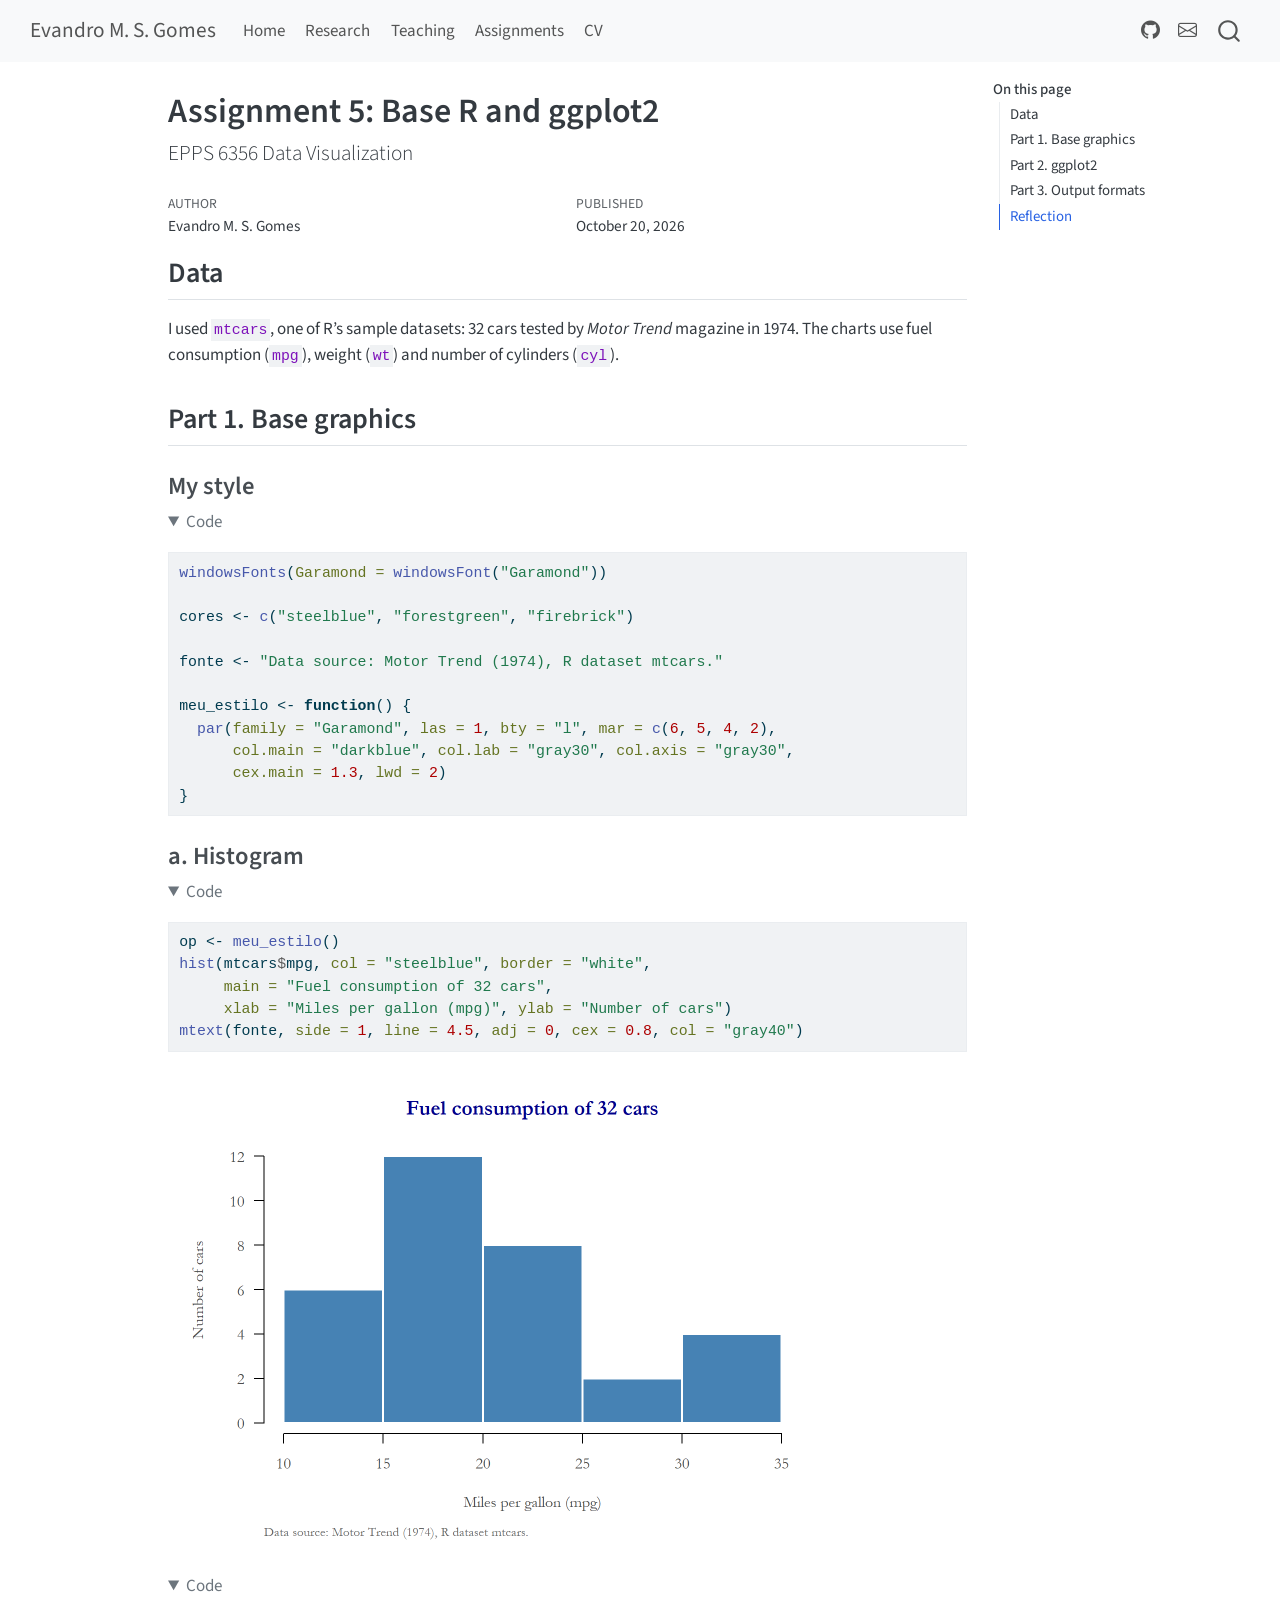
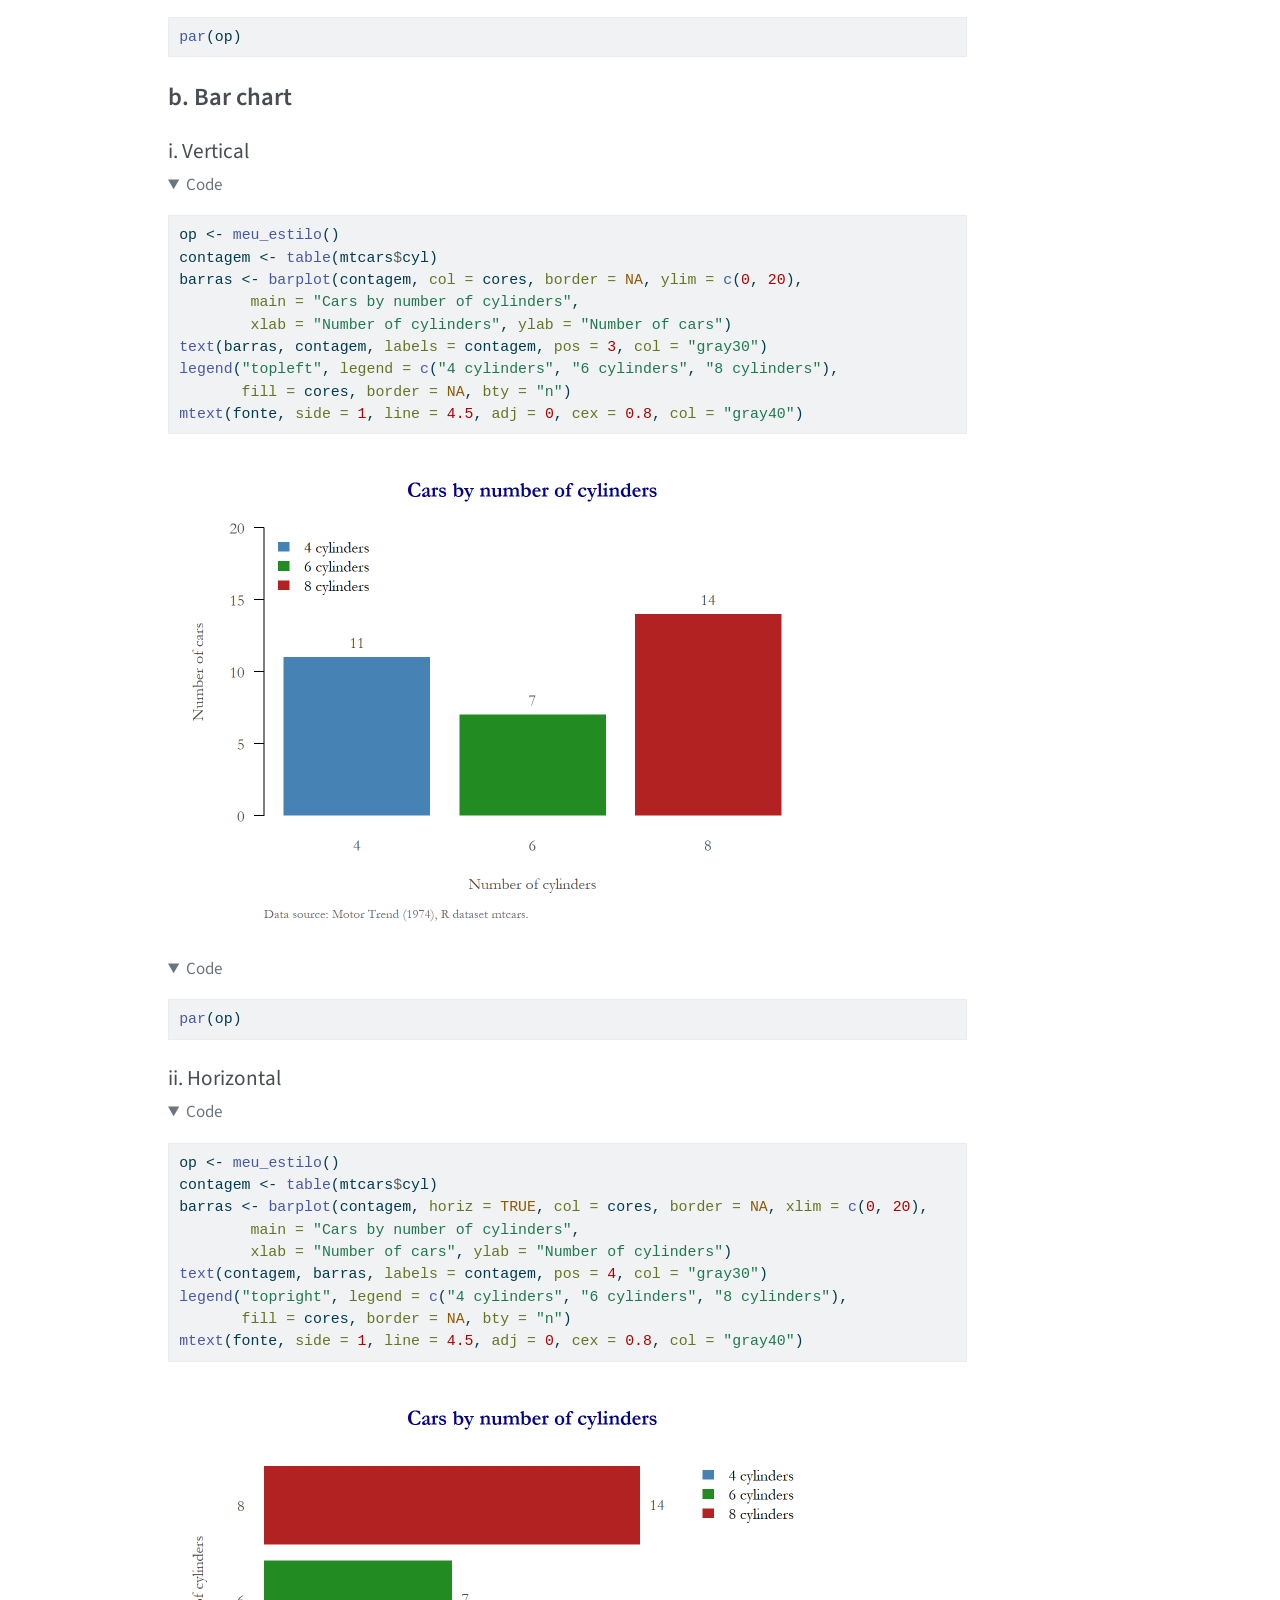
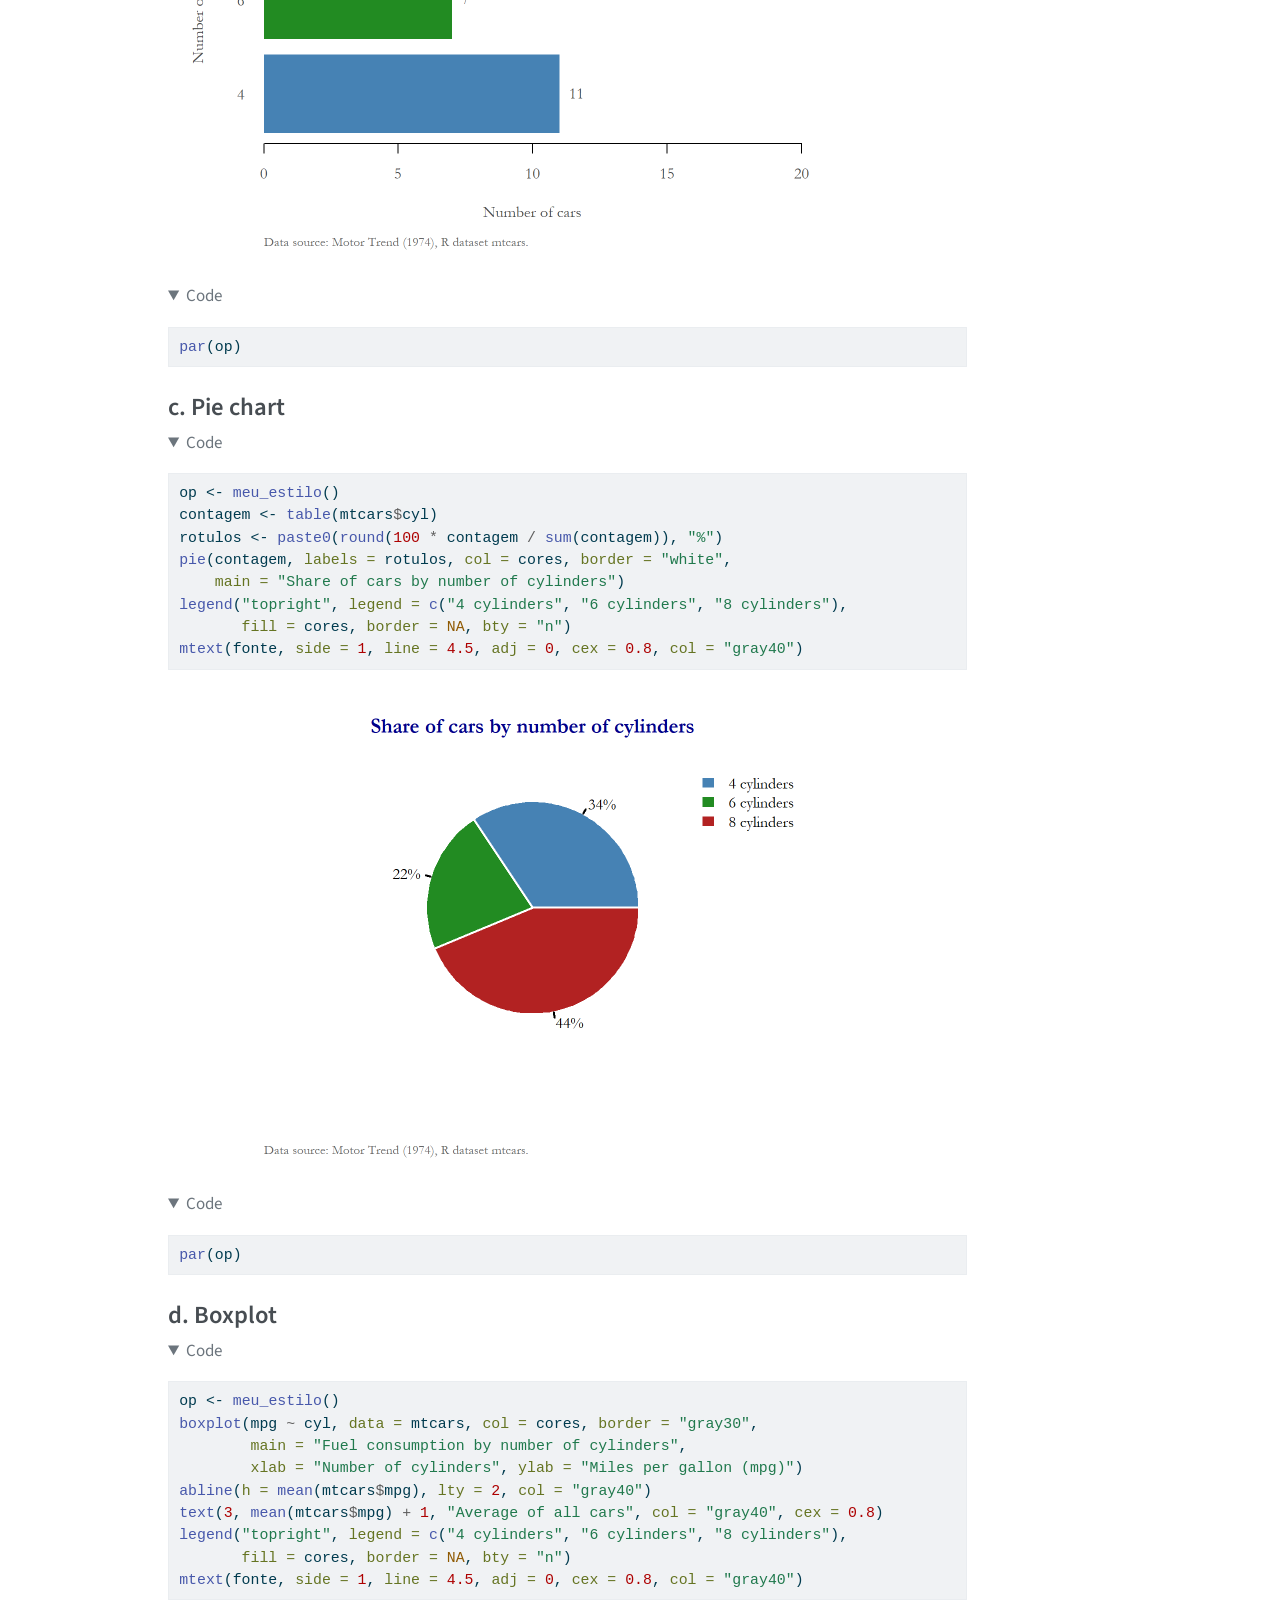
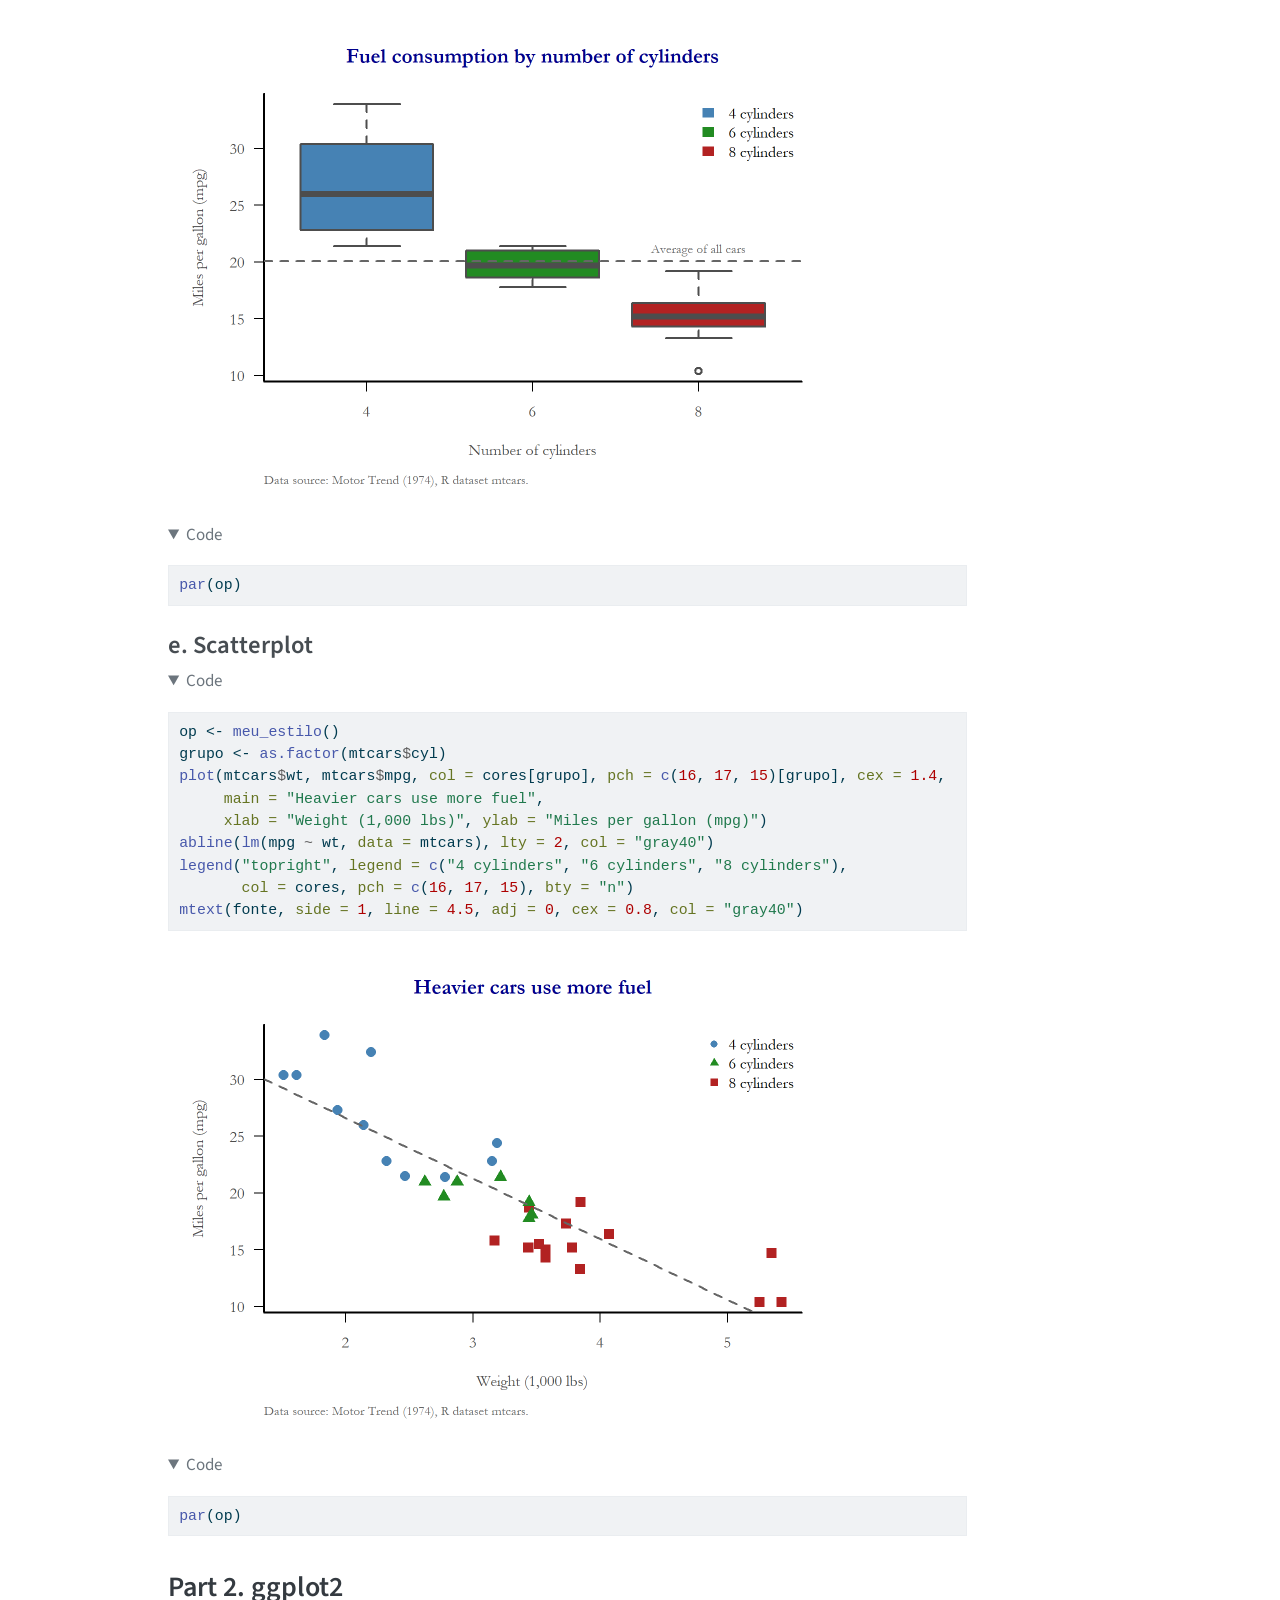
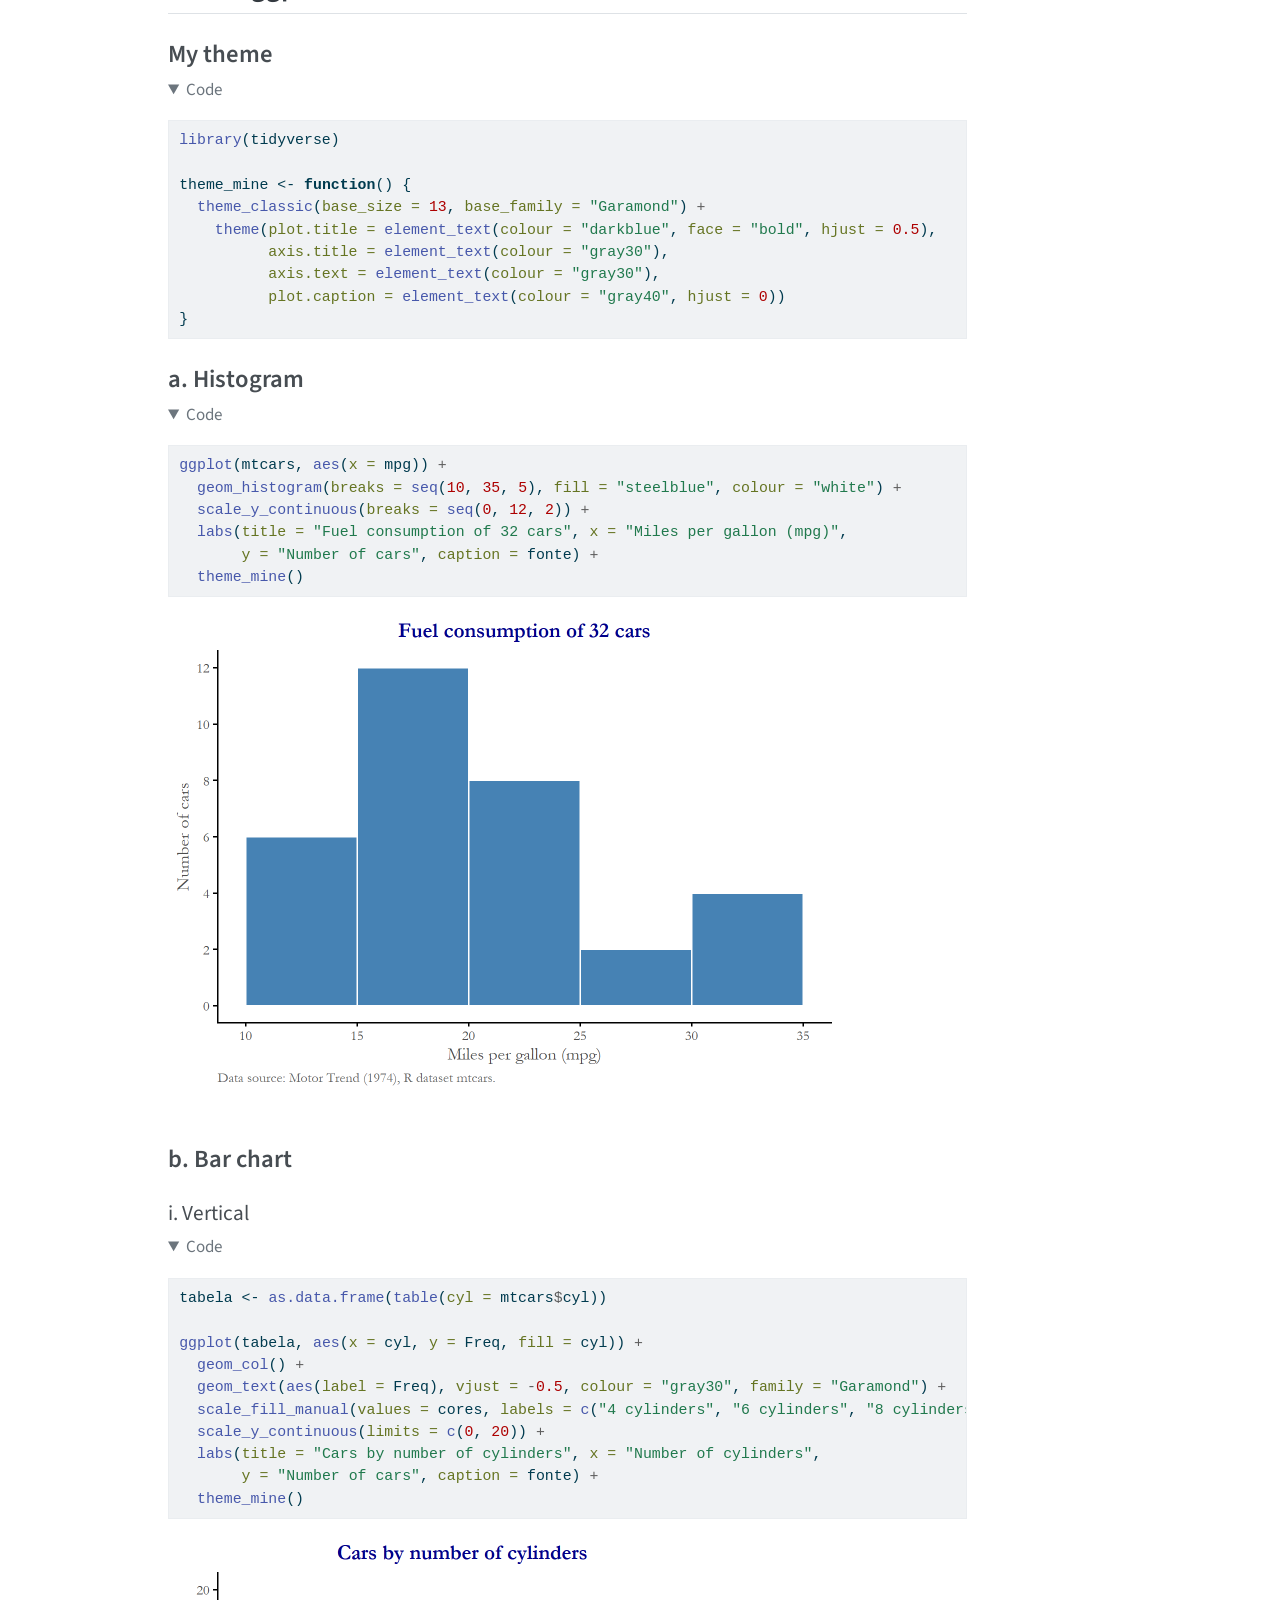
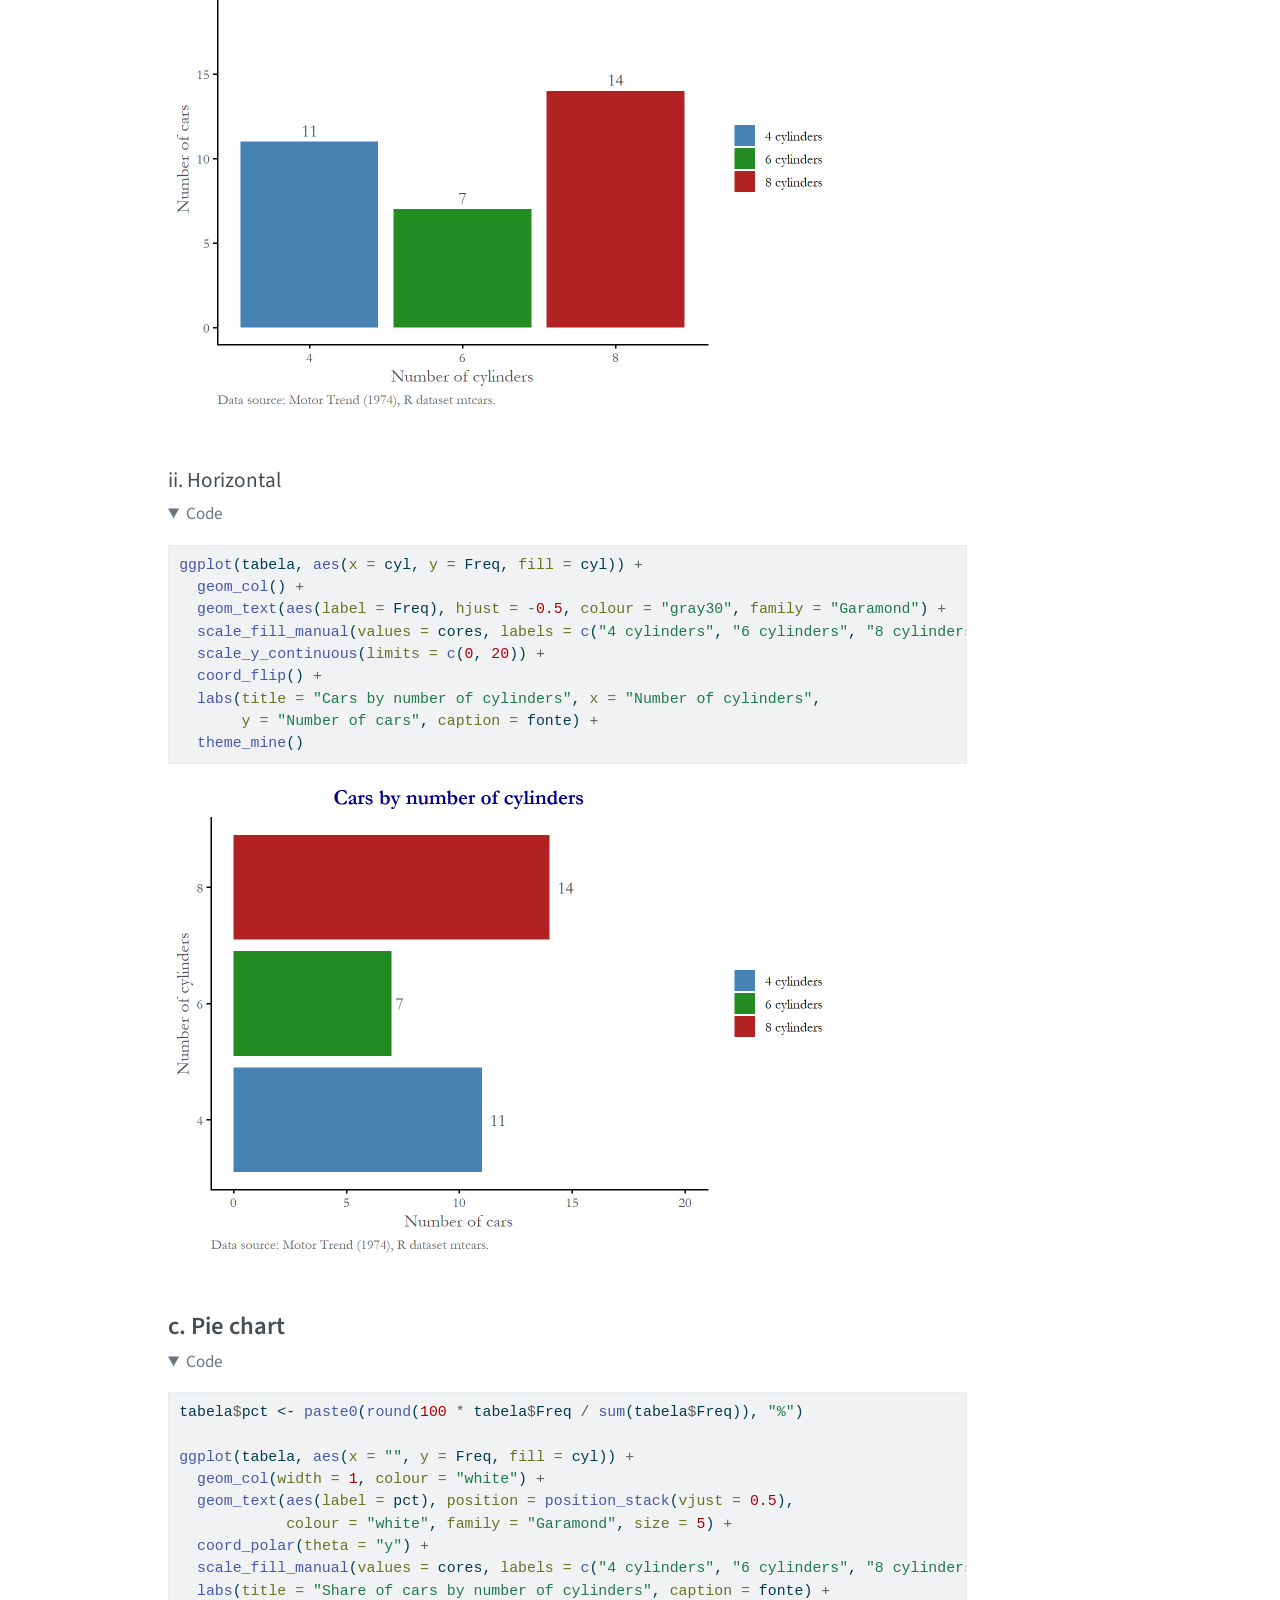
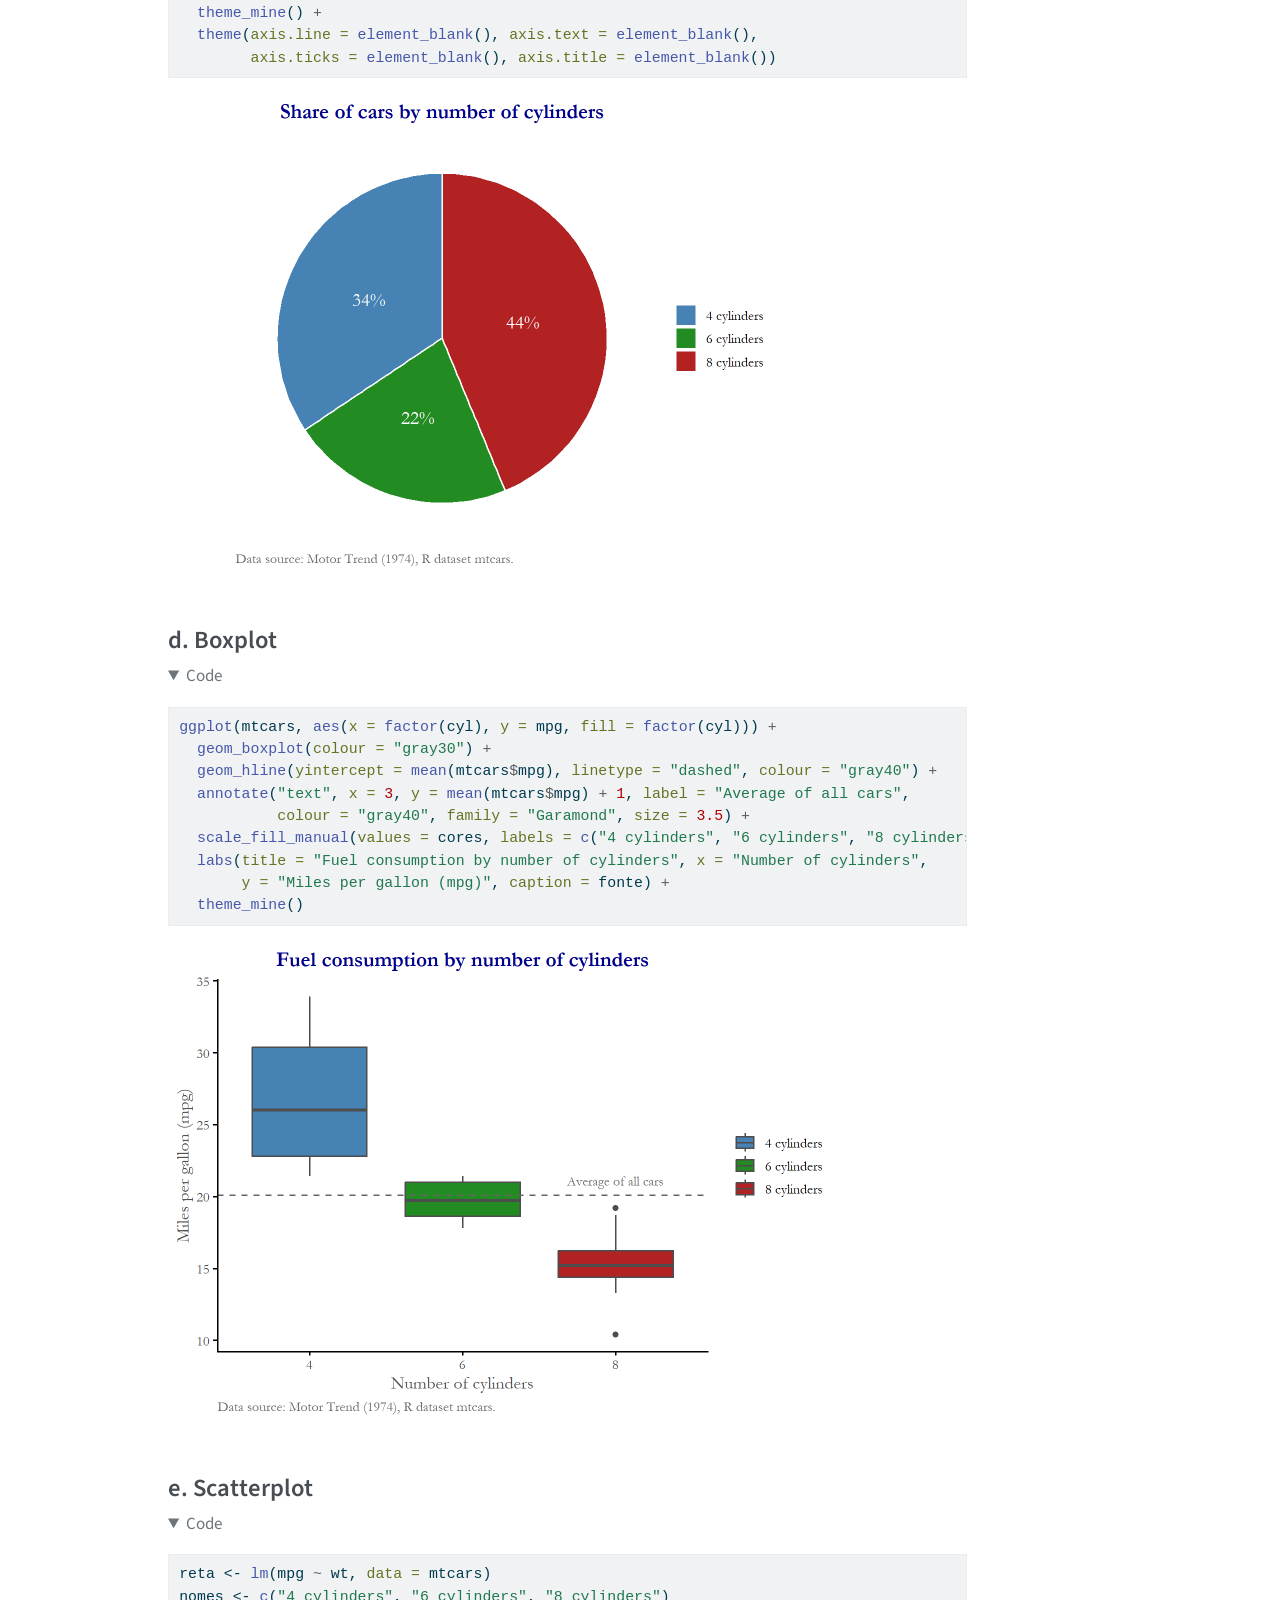
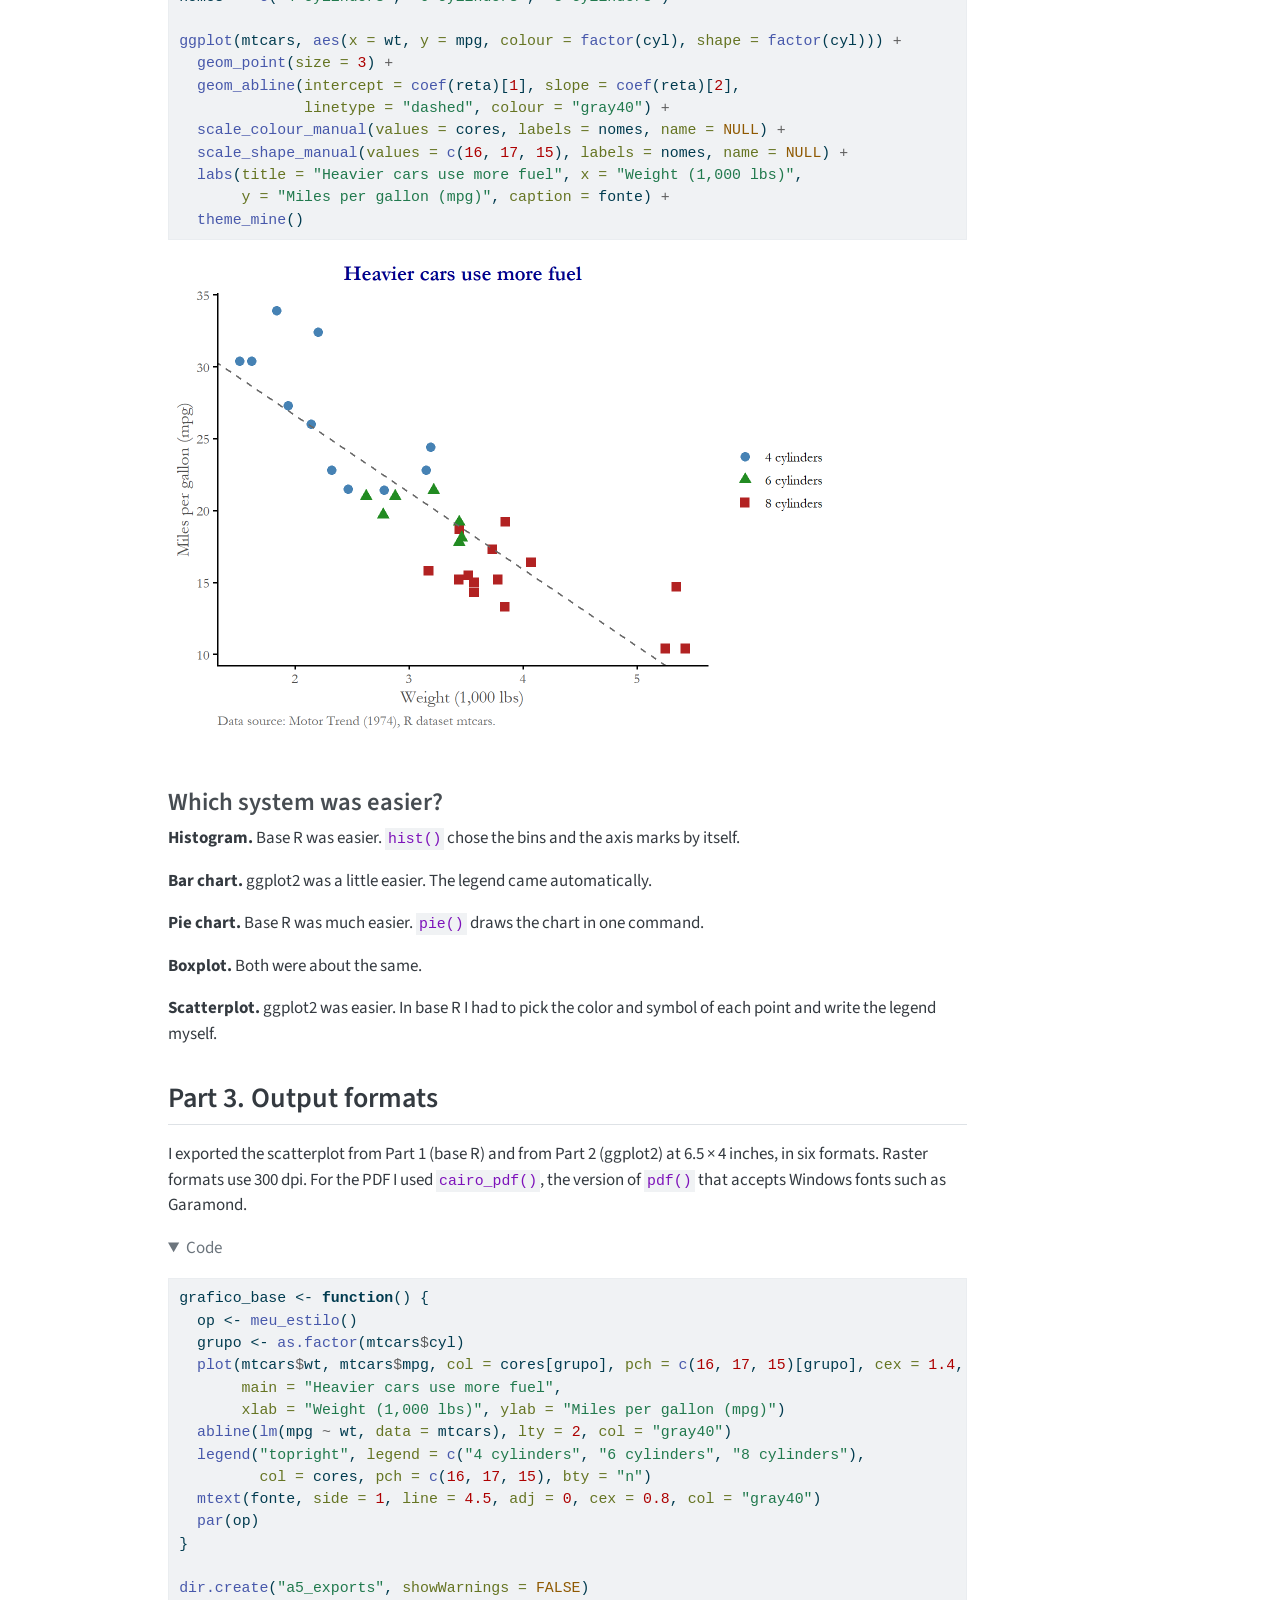
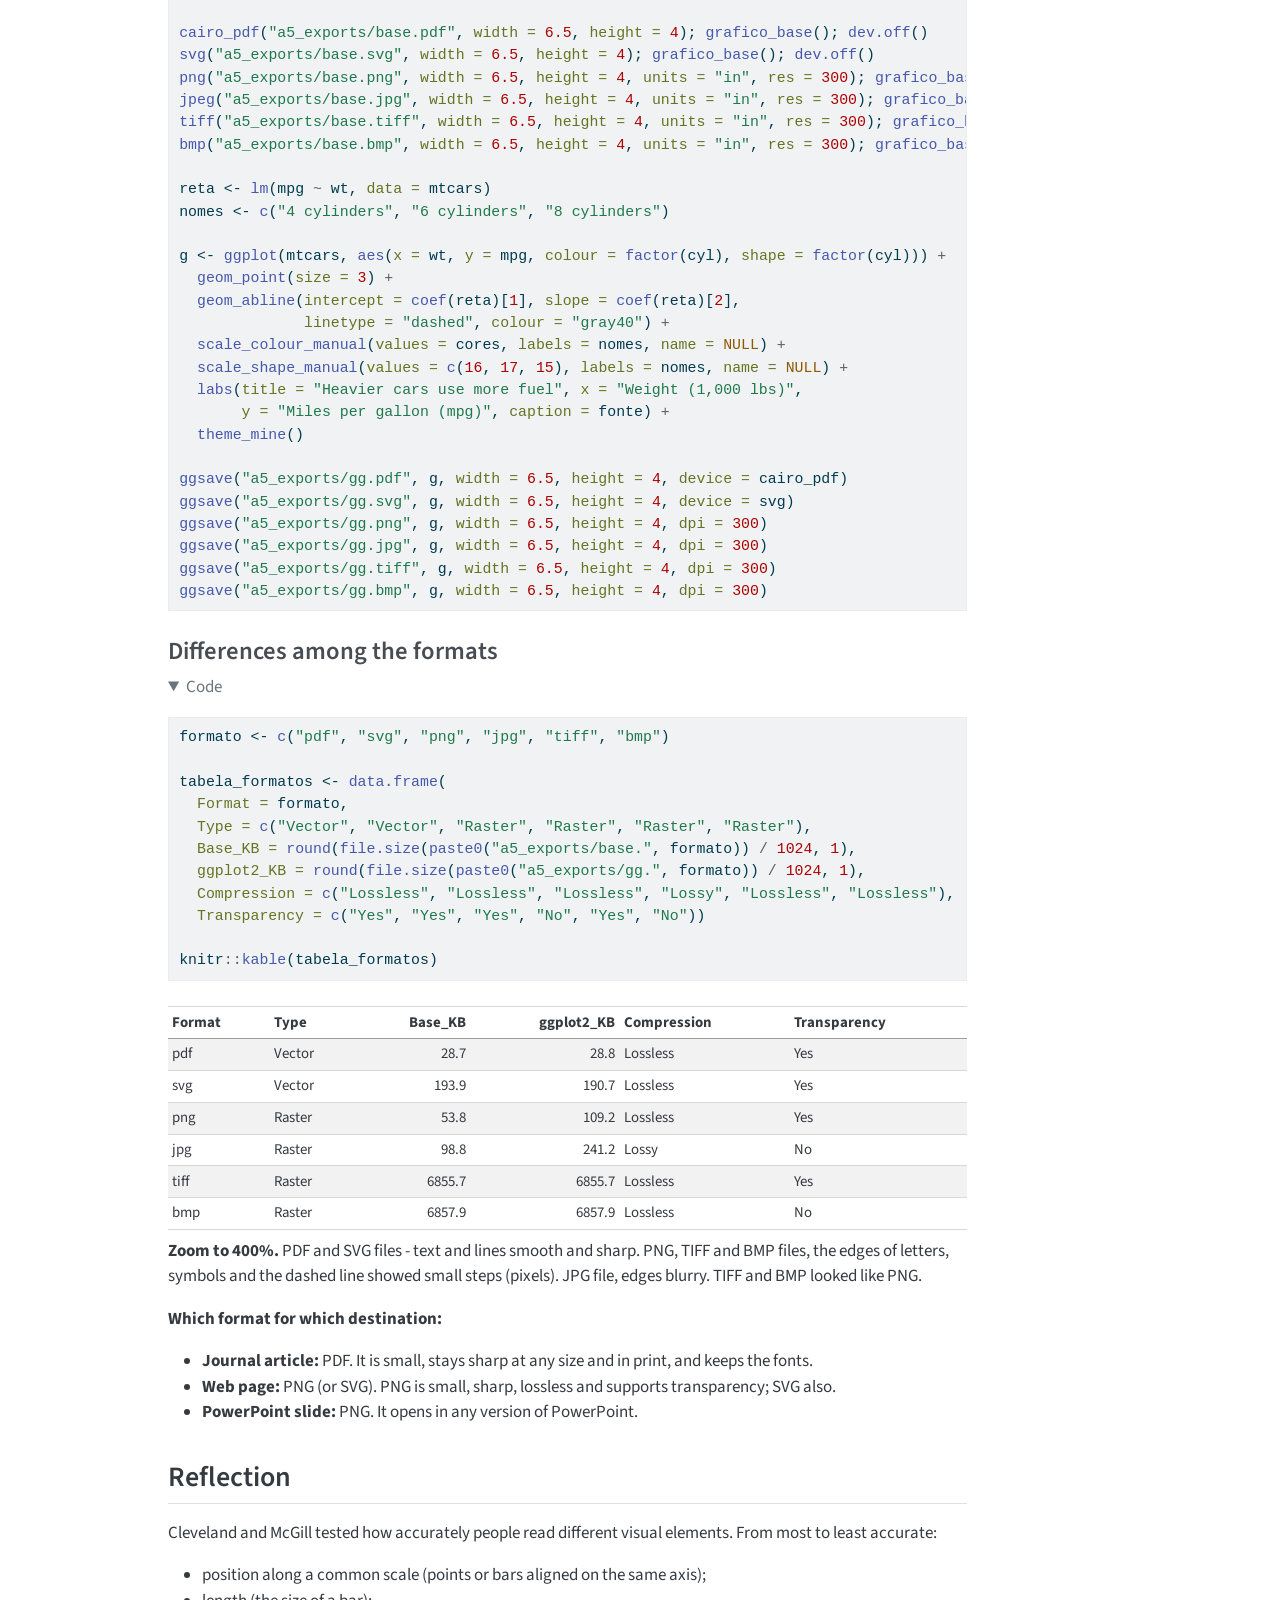
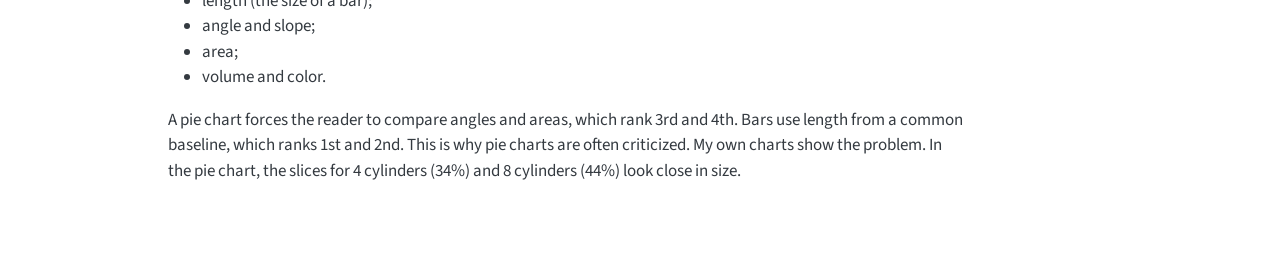
<file: docs/assignment05.html>
<!DOCTYPE html>
<html xmlns="http://www.w3.org/1999/xhtml" lang="en" xml:lang="en"><head>

<meta charset="utf-8">
<meta name="generator" content="quarto-1.9.38">

<meta name="viewport" content="width=device-width, initial-scale=1.0, user-scalable=yes">

<meta name="author" content="Evandro M. S. Gomes">
<meta name="dcterms.date" content="2026-10-20">

<title>Assignment 5: Base R and ggplot2 – Evandro M. S. Gomes</title>
<style>
/* Default styles provided by pandoc.
** See https://pandoc.org/MANUAL.html#variables-for-html for config info.
*/
code{white-space: pre-wrap;}
span.smallcaps{font-variant: small-caps;}
div.columns{display: flex; gap: min(4vw, 1.5em);}
div.column{flex: auto; overflow-x: auto;}
div.hanging-indent{margin-left: 1.5em; text-indent: -1.5em;}
ul.task-list{list-style: none;}
ul.task-list li input[type="checkbox"] {
  width: 0.8em;
  margin: 0 0.8em 0.2em -1em; /* quarto-specific, see https://github.com/quarto-dev/quarto-cli/issues/4556 */ 
  vertical-align: middle;
}
/* CSS for syntax highlighting */
html { -webkit-text-size-adjust: 100%; }
pre > code.sourceCode { white-space: pre; position: relative; }
pre > code.sourceCode > span { display: inline-block; line-height: 1.25; }
pre > code.sourceCode > span:empty { height: 1.2em; }
.sourceCode { overflow: visible; }
code.sourceCode > span { color: inherit; text-decoration: inherit; }
div.sourceCode { margin: 1em 0; }
pre.sourceCode { margin: 0; }
@media screen {
div.sourceCode { overflow: auto; }
}
@media print {
pre > code.sourceCode { white-space: pre-wrap; }
pre > code.sourceCode > span { text-indent: -5em; padding-left: 5em; }
}
pre.numberSource code
  { counter-reset: source-line 0; }
pre.numberSource code > span
  { position: relative; left: -4em; counter-increment: source-line; }
pre.numberSource code > span > a:first-child::before
  { content: counter(source-line);
    position: relative; left: -1em; text-align: right; vertical-align: baseline;
    border: none; display: inline-block;
    -webkit-touch-callout: none; -webkit-user-select: none;
    -khtml-user-select: none; -moz-user-select: none;
    -ms-user-select: none; user-select: none;
    padding: 0 4px; width: 4em;
  }
pre.numberSource { margin-left: 3em;  padding-left: 4px; }
div.sourceCode
  {   }
@media screen {
pre > code.sourceCode > span > a:first-child::before { text-decoration: underline; }
}
</style>


<script src="site_libs/quarto-nav/quarto-nav.js"></script>
<script src="site_libs/quarto-nav/headroom.min.js"></script>
<script src="site_libs/clipboard/clipboard.min.js"></script>
<script src="site_libs/quarto-search/autocomplete.umd.js"></script>
<script src="site_libs/quarto-search/fuse.min.js"></script>
<script src="site_libs/quarto-search/quarto-search.js"></script>
<meta name="quarto:offset" content="./">
<script src="site_libs/quarto-html/quarto.js" type="module"></script>
<script src="site_libs/quarto-html/tabsets/tabsets.js" type="module"></script>
<script src="site_libs/quarto-html/popper.min.js"></script>
<script src="site_libs/quarto-html/tippy.umd.min.js"></script>
<script src="site_libs/quarto-html/anchor.min.js"></script>
<link href="site_libs/quarto-html/tippy.css" rel="stylesheet">
<link href="site_libs/quarto-html/quarto-syntax-highlighting-15634bcf2e68342d4ad2dfa704d543f6.css" rel="stylesheet" id="quarto-text-highlighting-styles">
<script src="site_libs/bootstrap/bootstrap.min.js"></script>
<link href="site_libs/bootstrap/bootstrap-icons.css" rel="stylesheet">
<link href="site_libs/bootstrap/bootstrap-a0f9fd0d421825b736dc1bbcbcba2219.min.css" rel="stylesheet" append-hash="true" id="quarto-bootstrap" data-mode="light">
<script id="quarto-search-options" type="application/json">{
  "location": "navbar",
  "copy-button": false,
  "collapse-after": 3,
  "panel-placement": "end",
  "type": "overlay",
  "limit": 50,
  "keyboard-shortcut": [
    "f",
    "/",
    "s"
  ],
  "show-item-context": false,
  "language": {
    "search-no-results-text": "No results",
    "search-matching-documents-text": "matching documents",
    "search-copy-link-title": "Copy link to search",
    "search-hide-matches-text": "Hide additional matches",
    "search-more-match-text": "more match in this document",
    "search-more-matches-text": "more matches in this document",
    "search-clear-button-title": "Clear",
    "search-text-placeholder": "",
    "search-detached-cancel-button-title": "Cancel",
    "search-submit-button-title": "Submit",
    "search-label": "Search"
  }
}</script>


<link rel="stylesheet" href="styles.css">
</head>

<body class="nav-fixed quarto-light">

<div id="quarto-search-results"></div>
  <header id="quarto-header" class="headroom fixed-top">
    <nav class="navbar navbar-expand-lg " data-bs-theme="dark">
      <div class="navbar-container container-fluid">
      <div class="navbar-brand-container mx-auto">
    <a class="navbar-brand" href="./index.html">
    <span class="navbar-title">Evandro M. S. Gomes</span>
    </a>
  </div>
            <div id="quarto-search" class="" title="Search"></div>
          <button class="navbar-toggler" type="button" data-bs-toggle="collapse" data-bs-target="#navbarCollapse" aria-controls="navbarCollapse" role="menu" aria-expanded="false" aria-label="Toggle navigation" onclick="if (window.quartoToggleHeadroom) { window.quartoToggleHeadroom(); }">
  <span class="navbar-toggler-icon"></span>
</button>
          <div class="collapse navbar-collapse" id="navbarCollapse">
            <ul class="navbar-nav navbar-nav-scroll me-auto">
  <li class="nav-item">
    <a class="nav-link" href="./index.html"> 
<span class="menu-text">Home</span></a>
  </li>  
  <li class="nav-item">
    <a class="nav-link" href="./research.html"> 
<span class="menu-text">Research</span></a>
  </li>  
  <li class="nav-item">
    <a class="nav-link" href="./teaching.html"> 
<span class="menu-text">Teaching</span></a>
  </li>  
  <li class="nav-item">
    <a class="nav-link" href="./assignments.html"> 
<span class="menu-text">Assignments</span></a>
  </li>  
  <li class="nav-item">
    <a class="nav-link" href="./cv.html"> 
<span class="menu-text">CV</span></a>
  </li>  
</ul>
            <ul class="navbar-nav navbar-nav-scroll ms-auto">
  <li class="nav-item compact">
    <a class="nav-link" href="https://github.com/evandromsg"> <i class="bi bi-github" role="img">
</i> 
<span class="menu-text"></span></a>
  </li>  
  <li class="nav-item compact">
    <a class="nav-link" href="mailto:evandromsg@hotmail.com"> <i class="bi bi-envelope" role="img">
</i> 
<span class="menu-text"></span></a>
  </li>  
</ul>
          </div> <!-- /navcollapse -->
            <div class="quarto-navbar-tools">
</div>
      </div> <!-- /container-fluid -->
    </nav>
</header>
<!-- content -->
<div id="quarto-content" class="quarto-container page-columns page-rows-contents page-layout-article page-navbar">
<!-- sidebar -->
<!-- margin-sidebar -->
    <div id="quarto-margin-sidebar" class="sidebar margin-sidebar">
        <nav id="TOC" role="doc-toc" class="toc-active">
    <h2 id="toc-title">On this page</h2>
   
  <ul>
  <li><a href="#data" id="toc-data" class="nav-link active" data-scroll-target="#data">Data</a></li>
  <li><a href="#part-1.-base-graphics" id="toc-part-1.-base-graphics" class="nav-link" data-scroll-target="#part-1.-base-graphics">Part 1. Base graphics</a>
  <ul class="collapse">
  <li><a href="#my-style" id="toc-my-style" class="nav-link" data-scroll-target="#my-style">My style</a></li>
  <li><a href="#a.-histogram" id="toc-a.-histogram" class="nav-link" data-scroll-target="#a.-histogram">a. Histogram</a></li>
  <li><a href="#b.-bar-chart" id="toc-b.-bar-chart" class="nav-link" data-scroll-target="#b.-bar-chart">b. Bar chart</a></li>
  <li><a href="#c.-pie-chart" id="toc-c.-pie-chart" class="nav-link" data-scroll-target="#c.-pie-chart">c.&nbsp;Pie chart</a></li>
  <li><a href="#d.-boxplot" id="toc-d.-boxplot" class="nav-link" data-scroll-target="#d.-boxplot">d.&nbsp;Boxplot</a></li>
  <li><a href="#e.-scatterplot" id="toc-e.-scatterplot" class="nav-link" data-scroll-target="#e.-scatterplot">e. Scatterplot</a></li>
  </ul></li>
  <li><a href="#part-2.-ggplot2" id="toc-part-2.-ggplot2" class="nav-link" data-scroll-target="#part-2.-ggplot2">Part 2. ggplot2</a>
  <ul class="collapse">
  <li><a href="#my-theme" id="toc-my-theme" class="nav-link" data-scroll-target="#my-theme">My theme</a></li>
  <li><a href="#a.-histogram-1" id="toc-a.-histogram-1" class="nav-link" data-scroll-target="#a.-histogram-1">a. Histogram</a></li>
  <li><a href="#b.-bar-chart-1" id="toc-b.-bar-chart-1" class="nav-link" data-scroll-target="#b.-bar-chart-1">b. Bar chart</a></li>
  <li><a href="#c.-pie-chart-1" id="toc-c.-pie-chart-1" class="nav-link" data-scroll-target="#c.-pie-chart-1">c.&nbsp;Pie chart</a></li>
  <li><a href="#d.-boxplot-1" id="toc-d.-boxplot-1" class="nav-link" data-scroll-target="#d.-boxplot-1">d.&nbsp;Boxplot</a></li>
  <li><a href="#e.-scatterplot-1" id="toc-e.-scatterplot-1" class="nav-link" data-scroll-target="#e.-scatterplot-1">e. Scatterplot</a></li>
  <li><a href="#which-system-was-easier" id="toc-which-system-was-easier" class="nav-link" data-scroll-target="#which-system-was-easier">Which system was easier?</a></li>
  </ul></li>
  <li><a href="#part-3.-output-formats" id="toc-part-3.-output-formats" class="nav-link" data-scroll-target="#part-3.-output-formats">Part 3. Output formats</a>
  <ul class="collapse">
  <li><a href="#differences-among-the-formats" id="toc-differences-among-the-formats" class="nav-link" data-scroll-target="#differences-among-the-formats">Differences among the formats</a></li>
  </ul></li>
  <li><a href="#reflection" id="toc-reflection" class="nav-link" data-scroll-target="#reflection">Reflection</a></li>
  </ul>
</nav>
    </div>
<!-- main -->
<main class="content" id="quarto-document-content">

<header id="title-block-header" class="quarto-title-block default">
<div class="quarto-title">
<h1 class="title">Assignment 5: Base R and ggplot2</h1>
<p class="subtitle lead">EPPS 6356 Data Visualization</p>
</div>



<div class="quarto-title-meta">

    <div>
    <div class="quarto-title-meta-heading">Author</div>
    <div class="quarto-title-meta-contents">
             <p>Evandro M. S. Gomes </p>
          </div>
  </div>
    
    <div>
    <div class="quarto-title-meta-heading">Published</div>
    <div class="quarto-title-meta-contents">
      <p class="date">October 20, 2026</p>
    </div>
  </div>
  
    
  </div>
  


</header>


<section id="data" class="level2">
<h2 class="anchored" data-anchor-id="data">Data</h2>
<p>I used <code>mtcars</code>, one of R’s sample datasets: 32 cars tested by <em>Motor Trend</em> magazine in 1974. The charts use fuel consumption (<code>mpg</code>), weight (<code>wt</code>) and number of cylinders (<code>cyl</code>).</p>
</section>
<section id="part-1.-base-graphics" class="level2">
<h2 class="anchored" data-anchor-id="part-1.-base-graphics">Part 1. Base graphics</h2>
<section id="my-style" class="level3">
<h3 class="anchored" data-anchor-id="my-style">My style</h3>
<div class="cell">
<details open="" class="code-fold">
<summary>Code</summary>
<div class="code-copy-outer-scaffold"><div class="sourceCode cell-code" id="cb1"><pre class="sourceCode r code-with-copy"><code class="sourceCode r"><span id="cb1-1"><a href="#cb1-1" aria-hidden="true" tabindex="-1"></a><span class="fu">windowsFonts</span>(<span class="at">Garamond =</span> <span class="fu">windowsFont</span>(<span class="st">"Garamond"</span>))</span>
<span id="cb1-2"><a href="#cb1-2" aria-hidden="true" tabindex="-1"></a></span>
<span id="cb1-3"><a href="#cb1-3" aria-hidden="true" tabindex="-1"></a>cores <span class="ot">&lt;-</span> <span class="fu">c</span>(<span class="st">"steelblue"</span>, <span class="st">"forestgreen"</span>, <span class="st">"firebrick"</span>)</span>
<span id="cb1-4"><a href="#cb1-4" aria-hidden="true" tabindex="-1"></a></span>
<span id="cb1-5"><a href="#cb1-5" aria-hidden="true" tabindex="-1"></a>fonte <span class="ot">&lt;-</span> <span class="st">"Data source: Motor Trend (1974), R dataset mtcars."</span></span>
<span id="cb1-6"><a href="#cb1-6" aria-hidden="true" tabindex="-1"></a></span>
<span id="cb1-7"><a href="#cb1-7" aria-hidden="true" tabindex="-1"></a>meu_estilo <span class="ot">&lt;-</span> <span class="cf">function</span>() {</span>
<span id="cb1-8"><a href="#cb1-8" aria-hidden="true" tabindex="-1"></a>  <span class="fu">par</span>(<span class="at">family =</span> <span class="st">"Garamond"</span>, <span class="at">las =</span> <span class="dv">1</span>, <span class="at">bty =</span> <span class="st">"l"</span>, <span class="at">mar =</span> <span class="fu">c</span>(<span class="dv">6</span>, <span class="dv">5</span>, <span class="dv">4</span>, <span class="dv">2</span>),</span>
<span id="cb1-9"><a href="#cb1-9" aria-hidden="true" tabindex="-1"></a>      <span class="at">col.main =</span> <span class="st">"darkblue"</span>, <span class="at">col.lab =</span> <span class="st">"gray30"</span>, <span class="at">col.axis =</span> <span class="st">"gray30"</span>,</span>
<span id="cb1-10"><a href="#cb1-10" aria-hidden="true" tabindex="-1"></a>      <span class="at">cex.main =</span> <span class="fl">1.3</span>, <span class="at">lwd =</span> <span class="dv">2</span>)</span>
<span id="cb1-11"><a href="#cb1-11" aria-hidden="true" tabindex="-1"></a>}</span></code></pre></div><button title="Copy to Clipboard" class="code-copy-button"><i class="bi"></i></button></div>
</details>
</div>
</section>
<section id="a.-histogram" class="level3">
<h3 class="anchored" data-anchor-id="a.-histogram">a. Histogram</h3>
<div class="cell">
<details open="" class="code-fold">
<summary>Code</summary>
<div class="code-copy-outer-scaffold"><div class="sourceCode cell-code" id="cb2"><pre class="sourceCode r code-with-copy"><code class="sourceCode r"><span id="cb2-1"><a href="#cb2-1" aria-hidden="true" tabindex="-1"></a>op <span class="ot">&lt;-</span> <span class="fu">meu_estilo</span>()</span>
<span id="cb2-2"><a href="#cb2-2" aria-hidden="true" tabindex="-1"></a><span class="fu">hist</span>(mtcars<span class="sc">$</span>mpg, <span class="at">col =</span> <span class="st">"steelblue"</span>, <span class="at">border =</span> <span class="st">"white"</span>,</span>
<span id="cb2-3"><a href="#cb2-3" aria-hidden="true" tabindex="-1"></a>     <span class="at">main =</span> <span class="st">"Fuel consumption of 32 cars"</span>,</span>
<span id="cb2-4"><a href="#cb2-4" aria-hidden="true" tabindex="-1"></a>     <span class="at">xlab =</span> <span class="st">"Miles per gallon (mpg)"</span>, <span class="at">ylab =</span> <span class="st">"Number of cars"</span>)</span>
<span id="cb2-5"><a href="#cb2-5" aria-hidden="true" tabindex="-1"></a><span class="fu">mtext</span>(fonte, <span class="at">side =</span> <span class="dv">1</span>, <span class="at">line =</span> <span class="fl">4.5</span>, <span class="at">adj =</span> <span class="dv">0</span>, <span class="at">cex =</span> <span class="fl">0.8</span>, <span class="at">col =</span> <span class="st">"gray40"</span>)</span></code></pre></div><button title="Copy to Clipboard" class="code-copy-button"><i class="bi"></i></button></div>
</details>
<div class="cell-output-display">
<div>
<figure class="figure">
<p><img src="assignment05_files/figure-html/unnamed-chunk-2-1.png" class="img-fluid figure-img" width="672"></p>
</figure>
</div>
</div>
<details open="" class="code-fold">
<summary>Code</summary>
<div class="code-copy-outer-scaffold"><div class="sourceCode cell-code" id="cb3"><pre class="sourceCode r code-with-copy"><code class="sourceCode r"><span id="cb3-1"><a href="#cb3-1" aria-hidden="true" tabindex="-1"></a><span class="fu">par</span>(op)</span></code></pre></div><button title="Copy to Clipboard" class="code-copy-button"><i class="bi"></i></button></div>
</details>
</div>
</section>
<section id="b.-bar-chart" class="level3">
<h3 class="anchored" data-anchor-id="b.-bar-chart">b. Bar chart</h3>
<section id="i.-vertical" class="level4">
<h4 class="anchored" data-anchor-id="i.-vertical">i. Vertical</h4>
<div class="cell">
<details open="" class="code-fold">
<summary>Code</summary>
<div class="code-copy-outer-scaffold"><div class="sourceCode cell-code" id="cb4"><pre class="sourceCode r code-with-copy"><code class="sourceCode r"><span id="cb4-1"><a href="#cb4-1" aria-hidden="true" tabindex="-1"></a>op <span class="ot">&lt;-</span> <span class="fu">meu_estilo</span>()</span>
<span id="cb4-2"><a href="#cb4-2" aria-hidden="true" tabindex="-1"></a>contagem <span class="ot">&lt;-</span> <span class="fu">table</span>(mtcars<span class="sc">$</span>cyl)</span>
<span id="cb4-3"><a href="#cb4-3" aria-hidden="true" tabindex="-1"></a>barras <span class="ot">&lt;-</span> <span class="fu">barplot</span>(contagem, <span class="at">col =</span> cores, <span class="at">border =</span> <span class="cn">NA</span>, <span class="at">ylim =</span> <span class="fu">c</span>(<span class="dv">0</span>, <span class="dv">20</span>),</span>
<span id="cb4-4"><a href="#cb4-4" aria-hidden="true" tabindex="-1"></a>        <span class="at">main =</span> <span class="st">"Cars by number of cylinders"</span>,</span>
<span id="cb4-5"><a href="#cb4-5" aria-hidden="true" tabindex="-1"></a>        <span class="at">xlab =</span> <span class="st">"Number of cylinders"</span>, <span class="at">ylab =</span> <span class="st">"Number of cars"</span>)</span>
<span id="cb4-6"><a href="#cb4-6" aria-hidden="true" tabindex="-1"></a><span class="fu">text</span>(barras, contagem, <span class="at">labels =</span> contagem, <span class="at">pos =</span> <span class="dv">3</span>, <span class="at">col =</span> <span class="st">"gray30"</span>)</span>
<span id="cb4-7"><a href="#cb4-7" aria-hidden="true" tabindex="-1"></a><span class="fu">legend</span>(<span class="st">"topleft"</span>, <span class="at">legend =</span> <span class="fu">c</span>(<span class="st">"4 cylinders"</span>, <span class="st">"6 cylinders"</span>, <span class="st">"8 cylinders"</span>),</span>
<span id="cb4-8"><a href="#cb4-8" aria-hidden="true" tabindex="-1"></a>       <span class="at">fill =</span> cores, <span class="at">border =</span> <span class="cn">NA</span>, <span class="at">bty =</span> <span class="st">"n"</span>)</span>
<span id="cb4-9"><a href="#cb4-9" aria-hidden="true" tabindex="-1"></a><span class="fu">mtext</span>(fonte, <span class="at">side =</span> <span class="dv">1</span>, <span class="at">line =</span> <span class="fl">4.5</span>, <span class="at">adj =</span> <span class="dv">0</span>, <span class="at">cex =</span> <span class="fl">0.8</span>, <span class="at">col =</span> <span class="st">"gray40"</span>)</span></code></pre></div><button title="Copy to Clipboard" class="code-copy-button"><i class="bi"></i></button></div>
</details>
<div class="cell-output-display">
<div>
<figure class="figure">
<p><img src="assignment05_files/figure-html/unnamed-chunk-3-1.png" class="img-fluid figure-img" width="672"></p>
</figure>
</div>
</div>
<details open="" class="code-fold">
<summary>Code</summary>
<div class="code-copy-outer-scaffold"><div class="sourceCode cell-code" id="cb5"><pre class="sourceCode r code-with-copy"><code class="sourceCode r"><span id="cb5-1"><a href="#cb5-1" aria-hidden="true" tabindex="-1"></a><span class="fu">par</span>(op)</span></code></pre></div><button title="Copy to Clipboard" class="code-copy-button"><i class="bi"></i></button></div>
</details>
</div>
</section>
<section id="ii.-horizontal" class="level4">
<h4 class="anchored" data-anchor-id="ii.-horizontal">ii. Horizontal</h4>
<div class="cell">
<details open="" class="code-fold">
<summary>Code</summary>
<div class="code-copy-outer-scaffold"><div class="sourceCode cell-code" id="cb6"><pre class="sourceCode r code-with-copy"><code class="sourceCode r"><span id="cb6-1"><a href="#cb6-1" aria-hidden="true" tabindex="-1"></a>op <span class="ot">&lt;-</span> <span class="fu">meu_estilo</span>()</span>
<span id="cb6-2"><a href="#cb6-2" aria-hidden="true" tabindex="-1"></a>contagem <span class="ot">&lt;-</span> <span class="fu">table</span>(mtcars<span class="sc">$</span>cyl)</span>
<span id="cb6-3"><a href="#cb6-3" aria-hidden="true" tabindex="-1"></a>barras <span class="ot">&lt;-</span> <span class="fu">barplot</span>(contagem, <span class="at">horiz =</span> <span class="cn">TRUE</span>, <span class="at">col =</span> cores, <span class="at">border =</span> <span class="cn">NA</span>, <span class="at">xlim =</span> <span class="fu">c</span>(<span class="dv">0</span>, <span class="dv">20</span>),</span>
<span id="cb6-4"><a href="#cb6-4" aria-hidden="true" tabindex="-1"></a>        <span class="at">main =</span> <span class="st">"Cars by number of cylinders"</span>,</span>
<span id="cb6-5"><a href="#cb6-5" aria-hidden="true" tabindex="-1"></a>        <span class="at">xlab =</span> <span class="st">"Number of cars"</span>, <span class="at">ylab =</span> <span class="st">"Number of cylinders"</span>)</span>
<span id="cb6-6"><a href="#cb6-6" aria-hidden="true" tabindex="-1"></a><span class="fu">text</span>(contagem, barras, <span class="at">labels =</span> contagem, <span class="at">pos =</span> <span class="dv">4</span>, <span class="at">col =</span> <span class="st">"gray30"</span>)</span>
<span id="cb6-7"><a href="#cb6-7" aria-hidden="true" tabindex="-1"></a><span class="fu">legend</span>(<span class="st">"topright"</span>, <span class="at">legend =</span> <span class="fu">c</span>(<span class="st">"4 cylinders"</span>, <span class="st">"6 cylinders"</span>, <span class="st">"8 cylinders"</span>),</span>
<span id="cb6-8"><a href="#cb6-8" aria-hidden="true" tabindex="-1"></a>       <span class="at">fill =</span> cores, <span class="at">border =</span> <span class="cn">NA</span>, <span class="at">bty =</span> <span class="st">"n"</span>)</span>
<span id="cb6-9"><a href="#cb6-9" aria-hidden="true" tabindex="-1"></a><span class="fu">mtext</span>(fonte, <span class="at">side =</span> <span class="dv">1</span>, <span class="at">line =</span> <span class="fl">4.5</span>, <span class="at">adj =</span> <span class="dv">0</span>, <span class="at">cex =</span> <span class="fl">0.8</span>, <span class="at">col =</span> <span class="st">"gray40"</span>)</span></code></pre></div><button title="Copy to Clipboard" class="code-copy-button"><i class="bi"></i></button></div>
</details>
<div class="cell-output-display">
<div>
<figure class="figure">
<p><img src="assignment05_files/figure-html/unnamed-chunk-4-1.png" class="img-fluid figure-img" width="672"></p>
</figure>
</div>
</div>
<details open="" class="code-fold">
<summary>Code</summary>
<div class="code-copy-outer-scaffold"><div class="sourceCode cell-code" id="cb7"><pre class="sourceCode r code-with-copy"><code class="sourceCode r"><span id="cb7-1"><a href="#cb7-1" aria-hidden="true" tabindex="-1"></a><span class="fu">par</span>(op)</span></code></pre></div><button title="Copy to Clipboard" class="code-copy-button"><i class="bi"></i></button></div>
</details>
</div>
</section>
</section>
<section id="c.-pie-chart" class="level3">
<h3 class="anchored" data-anchor-id="c.-pie-chart">c.&nbsp;Pie chart</h3>
<div class="cell">
<details open="" class="code-fold">
<summary>Code</summary>
<div class="code-copy-outer-scaffold"><div class="sourceCode cell-code" id="cb8"><pre class="sourceCode r code-with-copy"><code class="sourceCode r"><span id="cb8-1"><a href="#cb8-1" aria-hidden="true" tabindex="-1"></a>op <span class="ot">&lt;-</span> <span class="fu">meu_estilo</span>()</span>
<span id="cb8-2"><a href="#cb8-2" aria-hidden="true" tabindex="-1"></a>contagem <span class="ot">&lt;-</span> <span class="fu">table</span>(mtcars<span class="sc">$</span>cyl)</span>
<span id="cb8-3"><a href="#cb8-3" aria-hidden="true" tabindex="-1"></a>rotulos <span class="ot">&lt;-</span> <span class="fu">paste0</span>(<span class="fu">round</span>(<span class="dv">100</span> <span class="sc">*</span> contagem <span class="sc">/</span> <span class="fu">sum</span>(contagem)), <span class="st">"%"</span>)</span>
<span id="cb8-4"><a href="#cb8-4" aria-hidden="true" tabindex="-1"></a><span class="fu">pie</span>(contagem, <span class="at">labels =</span> rotulos, <span class="at">col =</span> cores, <span class="at">border =</span> <span class="st">"white"</span>,</span>
<span id="cb8-5"><a href="#cb8-5" aria-hidden="true" tabindex="-1"></a>    <span class="at">main =</span> <span class="st">"Share of cars by number of cylinders"</span>)</span>
<span id="cb8-6"><a href="#cb8-6" aria-hidden="true" tabindex="-1"></a><span class="fu">legend</span>(<span class="st">"topright"</span>, <span class="at">legend =</span> <span class="fu">c</span>(<span class="st">"4 cylinders"</span>, <span class="st">"6 cylinders"</span>, <span class="st">"8 cylinders"</span>),</span>
<span id="cb8-7"><a href="#cb8-7" aria-hidden="true" tabindex="-1"></a>       <span class="at">fill =</span> cores, <span class="at">border =</span> <span class="cn">NA</span>, <span class="at">bty =</span> <span class="st">"n"</span>)</span>
<span id="cb8-8"><a href="#cb8-8" aria-hidden="true" tabindex="-1"></a><span class="fu">mtext</span>(fonte, <span class="at">side =</span> <span class="dv">1</span>, <span class="at">line =</span> <span class="fl">4.5</span>, <span class="at">adj =</span> <span class="dv">0</span>, <span class="at">cex =</span> <span class="fl">0.8</span>, <span class="at">col =</span> <span class="st">"gray40"</span>)</span></code></pre></div><button title="Copy to Clipboard" class="code-copy-button"><i class="bi"></i></button></div>
</details>
<div class="cell-output-display">
<div>
<figure class="figure">
<p><img src="assignment05_files/figure-html/unnamed-chunk-5-1.png" class="img-fluid figure-img" width="672"></p>
</figure>
</div>
</div>
<details open="" class="code-fold">
<summary>Code</summary>
<div class="code-copy-outer-scaffold"><div class="sourceCode cell-code" id="cb9"><pre class="sourceCode r code-with-copy"><code class="sourceCode r"><span id="cb9-1"><a href="#cb9-1" aria-hidden="true" tabindex="-1"></a><span class="fu">par</span>(op)</span></code></pre></div><button title="Copy to Clipboard" class="code-copy-button"><i class="bi"></i></button></div>
</details>
</div>
</section>
<section id="d.-boxplot" class="level3">
<h3 class="anchored" data-anchor-id="d.-boxplot">d.&nbsp;Boxplot</h3>
<div class="cell">
<details open="" class="code-fold">
<summary>Code</summary>
<div class="code-copy-outer-scaffold"><div class="sourceCode cell-code" id="cb10"><pre class="sourceCode r code-with-copy"><code class="sourceCode r"><span id="cb10-1"><a href="#cb10-1" aria-hidden="true" tabindex="-1"></a>op <span class="ot">&lt;-</span> <span class="fu">meu_estilo</span>()</span>
<span id="cb10-2"><a href="#cb10-2" aria-hidden="true" tabindex="-1"></a><span class="fu">boxplot</span>(mpg <span class="sc">~</span> cyl, <span class="at">data =</span> mtcars, <span class="at">col =</span> cores, <span class="at">border =</span> <span class="st">"gray30"</span>,</span>
<span id="cb10-3"><a href="#cb10-3" aria-hidden="true" tabindex="-1"></a>        <span class="at">main =</span> <span class="st">"Fuel consumption by number of cylinders"</span>,</span>
<span id="cb10-4"><a href="#cb10-4" aria-hidden="true" tabindex="-1"></a>        <span class="at">xlab =</span> <span class="st">"Number of cylinders"</span>, <span class="at">ylab =</span> <span class="st">"Miles per gallon (mpg)"</span>)</span>
<span id="cb10-5"><a href="#cb10-5" aria-hidden="true" tabindex="-1"></a><span class="fu">abline</span>(<span class="at">h =</span> <span class="fu">mean</span>(mtcars<span class="sc">$</span>mpg), <span class="at">lty =</span> <span class="dv">2</span>, <span class="at">col =</span> <span class="st">"gray40"</span>)</span>
<span id="cb10-6"><a href="#cb10-6" aria-hidden="true" tabindex="-1"></a><span class="fu">text</span>(<span class="dv">3</span>, <span class="fu">mean</span>(mtcars<span class="sc">$</span>mpg) <span class="sc">+</span> <span class="dv">1</span>, <span class="st">"Average of all cars"</span>, <span class="at">col =</span> <span class="st">"gray40"</span>, <span class="at">cex =</span> <span class="fl">0.8</span>)</span>
<span id="cb10-7"><a href="#cb10-7" aria-hidden="true" tabindex="-1"></a><span class="fu">legend</span>(<span class="st">"topright"</span>, <span class="at">legend =</span> <span class="fu">c</span>(<span class="st">"4 cylinders"</span>, <span class="st">"6 cylinders"</span>, <span class="st">"8 cylinders"</span>),</span>
<span id="cb10-8"><a href="#cb10-8" aria-hidden="true" tabindex="-1"></a>       <span class="at">fill =</span> cores, <span class="at">border =</span> <span class="cn">NA</span>, <span class="at">bty =</span> <span class="st">"n"</span>)</span>
<span id="cb10-9"><a href="#cb10-9" aria-hidden="true" tabindex="-1"></a><span class="fu">mtext</span>(fonte, <span class="at">side =</span> <span class="dv">1</span>, <span class="at">line =</span> <span class="fl">4.5</span>, <span class="at">adj =</span> <span class="dv">0</span>, <span class="at">cex =</span> <span class="fl">0.8</span>, <span class="at">col =</span> <span class="st">"gray40"</span>)</span></code></pre></div><button title="Copy to Clipboard" class="code-copy-button"><i class="bi"></i></button></div>
</details>
<div class="cell-output-display">
<div>
<figure class="figure">
<p><img src="assignment05_files/figure-html/unnamed-chunk-6-1.png" class="img-fluid figure-img" width="672"></p>
</figure>
</div>
</div>
<details open="" class="code-fold">
<summary>Code</summary>
<div class="code-copy-outer-scaffold"><div class="sourceCode cell-code" id="cb11"><pre class="sourceCode r code-with-copy"><code class="sourceCode r"><span id="cb11-1"><a href="#cb11-1" aria-hidden="true" tabindex="-1"></a><span class="fu">par</span>(op)</span></code></pre></div><button title="Copy to Clipboard" class="code-copy-button"><i class="bi"></i></button></div>
</details>
</div>
</section>
<section id="e.-scatterplot" class="level3">
<h3 class="anchored" data-anchor-id="e.-scatterplot">e. Scatterplot</h3>
<div class="cell">
<details open="" class="code-fold">
<summary>Code</summary>
<div class="code-copy-outer-scaffold"><div class="sourceCode cell-code" id="cb12"><pre class="sourceCode r code-with-copy"><code class="sourceCode r"><span id="cb12-1"><a href="#cb12-1" aria-hidden="true" tabindex="-1"></a>op <span class="ot">&lt;-</span> <span class="fu">meu_estilo</span>()</span>
<span id="cb12-2"><a href="#cb12-2" aria-hidden="true" tabindex="-1"></a>grupo <span class="ot">&lt;-</span> <span class="fu">as.factor</span>(mtcars<span class="sc">$</span>cyl)</span>
<span id="cb12-3"><a href="#cb12-3" aria-hidden="true" tabindex="-1"></a><span class="fu">plot</span>(mtcars<span class="sc">$</span>wt, mtcars<span class="sc">$</span>mpg, <span class="at">col =</span> cores[grupo], <span class="at">pch =</span> <span class="fu">c</span>(<span class="dv">16</span>, <span class="dv">17</span>, <span class="dv">15</span>)[grupo], <span class="at">cex =</span> <span class="fl">1.4</span>,</span>
<span id="cb12-4"><a href="#cb12-4" aria-hidden="true" tabindex="-1"></a>     <span class="at">main =</span> <span class="st">"Heavier cars use more fuel"</span>,</span>
<span id="cb12-5"><a href="#cb12-5" aria-hidden="true" tabindex="-1"></a>     <span class="at">xlab =</span> <span class="st">"Weight (1,000 lbs)"</span>, <span class="at">ylab =</span> <span class="st">"Miles per gallon (mpg)"</span>)</span>
<span id="cb12-6"><a href="#cb12-6" aria-hidden="true" tabindex="-1"></a><span class="fu">abline</span>(<span class="fu">lm</span>(mpg <span class="sc">~</span> wt, <span class="at">data =</span> mtcars), <span class="at">lty =</span> <span class="dv">2</span>, <span class="at">col =</span> <span class="st">"gray40"</span>)</span>
<span id="cb12-7"><a href="#cb12-7" aria-hidden="true" tabindex="-1"></a><span class="fu">legend</span>(<span class="st">"topright"</span>, <span class="at">legend =</span> <span class="fu">c</span>(<span class="st">"4 cylinders"</span>, <span class="st">"6 cylinders"</span>, <span class="st">"8 cylinders"</span>),</span>
<span id="cb12-8"><a href="#cb12-8" aria-hidden="true" tabindex="-1"></a>       <span class="at">col =</span> cores, <span class="at">pch =</span> <span class="fu">c</span>(<span class="dv">16</span>, <span class="dv">17</span>, <span class="dv">15</span>), <span class="at">bty =</span> <span class="st">"n"</span>)</span>
<span id="cb12-9"><a href="#cb12-9" aria-hidden="true" tabindex="-1"></a><span class="fu">mtext</span>(fonte, <span class="at">side =</span> <span class="dv">1</span>, <span class="at">line =</span> <span class="fl">4.5</span>, <span class="at">adj =</span> <span class="dv">0</span>, <span class="at">cex =</span> <span class="fl">0.8</span>, <span class="at">col =</span> <span class="st">"gray40"</span>)</span></code></pre></div><button title="Copy to Clipboard" class="code-copy-button"><i class="bi"></i></button></div>
</details>
<div class="cell-output-display">
<div>
<figure class="figure">
<p><img src="assignment05_files/figure-html/unnamed-chunk-7-1.png" class="img-fluid figure-img" width="672"></p>
</figure>
</div>
</div>
<details open="" class="code-fold">
<summary>Code</summary>
<div class="code-copy-outer-scaffold"><div class="sourceCode cell-code" id="cb13"><pre class="sourceCode r code-with-copy"><code class="sourceCode r"><span id="cb13-1"><a href="#cb13-1" aria-hidden="true" tabindex="-1"></a><span class="fu">par</span>(op)</span></code></pre></div><button title="Copy to Clipboard" class="code-copy-button"><i class="bi"></i></button></div>
</details>
</div>
</section>
</section>
<section id="part-2.-ggplot2" class="level2">
<h2 class="anchored" data-anchor-id="part-2.-ggplot2">Part 2. ggplot2</h2>
<section id="my-theme" class="level3">
<h3 class="anchored" data-anchor-id="my-theme">My theme</h3>
<div class="cell">
<details open="" class="code-fold">
<summary>Code</summary>
<div class="code-copy-outer-scaffold"><div class="sourceCode cell-code" id="cb14"><pre class="sourceCode r code-with-copy"><code class="sourceCode r"><span id="cb14-1"><a href="#cb14-1" aria-hidden="true" tabindex="-1"></a><span class="fu">library</span>(tidyverse)</span>
<span id="cb14-2"><a href="#cb14-2" aria-hidden="true" tabindex="-1"></a></span>
<span id="cb14-3"><a href="#cb14-3" aria-hidden="true" tabindex="-1"></a>theme_mine <span class="ot">&lt;-</span> <span class="cf">function</span>() {</span>
<span id="cb14-4"><a href="#cb14-4" aria-hidden="true" tabindex="-1"></a>  <span class="fu">theme_classic</span>(<span class="at">base_size =</span> <span class="dv">13</span>, <span class="at">base_family =</span> <span class="st">"Garamond"</span>) <span class="sc">+</span></span>
<span id="cb14-5"><a href="#cb14-5" aria-hidden="true" tabindex="-1"></a>    <span class="fu">theme</span>(<span class="at">plot.title =</span> <span class="fu">element_text</span>(<span class="at">colour =</span> <span class="st">"darkblue"</span>, <span class="at">face =</span> <span class="st">"bold"</span>, <span class="at">hjust =</span> <span class="fl">0.5</span>),</span>
<span id="cb14-6"><a href="#cb14-6" aria-hidden="true" tabindex="-1"></a>          <span class="at">axis.title =</span> <span class="fu">element_text</span>(<span class="at">colour =</span> <span class="st">"gray30"</span>),</span>
<span id="cb14-7"><a href="#cb14-7" aria-hidden="true" tabindex="-1"></a>          <span class="at">axis.text =</span> <span class="fu">element_text</span>(<span class="at">colour =</span> <span class="st">"gray30"</span>),</span>
<span id="cb14-8"><a href="#cb14-8" aria-hidden="true" tabindex="-1"></a>          <span class="at">plot.caption =</span> <span class="fu">element_text</span>(<span class="at">colour =</span> <span class="st">"gray40"</span>, <span class="at">hjust =</span> <span class="dv">0</span>))</span>
<span id="cb14-9"><a href="#cb14-9" aria-hidden="true" tabindex="-1"></a>}</span></code></pre></div><button title="Copy to Clipboard" class="code-copy-button"><i class="bi"></i></button></div>
</details>
</div>
</section>
<section id="a.-histogram-1" class="level3">
<h3 class="anchored" data-anchor-id="a.-histogram-1">a. Histogram</h3>
<div class="cell">
<details open="" class="code-fold">
<summary>Code</summary>
<div class="code-copy-outer-scaffold"><div class="sourceCode cell-code" id="cb15"><pre class="sourceCode r code-with-copy"><code class="sourceCode r"><span id="cb15-1"><a href="#cb15-1" aria-hidden="true" tabindex="-1"></a><span class="fu">ggplot</span>(mtcars, <span class="fu">aes</span>(<span class="at">x =</span> mpg)) <span class="sc">+</span></span>
<span id="cb15-2"><a href="#cb15-2" aria-hidden="true" tabindex="-1"></a>  <span class="fu">geom_histogram</span>(<span class="at">breaks =</span> <span class="fu">seq</span>(<span class="dv">10</span>, <span class="dv">35</span>, <span class="dv">5</span>), <span class="at">fill =</span> <span class="st">"steelblue"</span>, <span class="at">colour =</span> <span class="st">"white"</span>) <span class="sc">+</span></span>
<span id="cb15-3"><a href="#cb15-3" aria-hidden="true" tabindex="-1"></a>  <span class="fu">scale_y_continuous</span>(<span class="at">breaks =</span> <span class="fu">seq</span>(<span class="dv">0</span>, <span class="dv">12</span>, <span class="dv">2</span>)) <span class="sc">+</span></span>
<span id="cb15-4"><a href="#cb15-4" aria-hidden="true" tabindex="-1"></a>  <span class="fu">labs</span>(<span class="at">title =</span> <span class="st">"Fuel consumption of 32 cars"</span>, <span class="at">x =</span> <span class="st">"Miles per gallon (mpg)"</span>,</span>
<span id="cb15-5"><a href="#cb15-5" aria-hidden="true" tabindex="-1"></a>       <span class="at">y =</span> <span class="st">"Number of cars"</span>, <span class="at">caption =</span> fonte) <span class="sc">+</span></span>
<span id="cb15-6"><a href="#cb15-6" aria-hidden="true" tabindex="-1"></a>  <span class="fu">theme_mine</span>()</span></code></pre></div><button title="Copy to Clipboard" class="code-copy-button"><i class="bi"></i></button></div>
</details>
<div class="cell-output-display">
<div>
<figure class="figure">
<p><img src="assignment05_files/figure-html/unnamed-chunk-9-1.png" class="img-fluid figure-img" width="672"></p>
</figure>
</div>
</div>
</div>
</section>
<section id="b.-bar-chart-1" class="level3">
<h3 class="anchored" data-anchor-id="b.-bar-chart-1">b. Bar chart</h3>
<section id="i.-vertical-1" class="level4">
<h4 class="anchored" data-anchor-id="i.-vertical-1">i. Vertical</h4>
<div class="cell">
<details open="" class="code-fold">
<summary>Code</summary>
<div class="code-copy-outer-scaffold"><div class="sourceCode cell-code" id="cb16"><pre class="sourceCode r code-with-copy"><code class="sourceCode r"><span id="cb16-1"><a href="#cb16-1" aria-hidden="true" tabindex="-1"></a>tabela <span class="ot">&lt;-</span> <span class="fu">as.data.frame</span>(<span class="fu">table</span>(<span class="at">cyl =</span> mtcars<span class="sc">$</span>cyl))</span>
<span id="cb16-2"><a href="#cb16-2" aria-hidden="true" tabindex="-1"></a></span>
<span id="cb16-3"><a href="#cb16-3" aria-hidden="true" tabindex="-1"></a><span class="fu">ggplot</span>(tabela, <span class="fu">aes</span>(<span class="at">x =</span> cyl, <span class="at">y =</span> Freq, <span class="at">fill =</span> cyl)) <span class="sc">+</span></span>
<span id="cb16-4"><a href="#cb16-4" aria-hidden="true" tabindex="-1"></a>  <span class="fu">geom_col</span>() <span class="sc">+</span></span>
<span id="cb16-5"><a href="#cb16-5" aria-hidden="true" tabindex="-1"></a>  <span class="fu">geom_text</span>(<span class="fu">aes</span>(<span class="at">label =</span> Freq), <span class="at">vjust =</span> <span class="sc">-</span><span class="fl">0.5</span>, <span class="at">colour =</span> <span class="st">"gray30"</span>, <span class="at">family =</span> <span class="st">"Garamond"</span>) <span class="sc">+</span></span>
<span id="cb16-6"><a href="#cb16-6" aria-hidden="true" tabindex="-1"></a>  <span class="fu">scale_fill_manual</span>(<span class="at">values =</span> cores, <span class="at">labels =</span> <span class="fu">c</span>(<span class="st">"4 cylinders"</span>, <span class="st">"6 cylinders"</span>, <span class="st">"8 cylinders"</span>), <span class="at">name =</span> <span class="cn">NULL</span>) <span class="sc">+</span></span>
<span id="cb16-7"><a href="#cb16-7" aria-hidden="true" tabindex="-1"></a>  <span class="fu">scale_y_continuous</span>(<span class="at">limits =</span> <span class="fu">c</span>(<span class="dv">0</span>, <span class="dv">20</span>)) <span class="sc">+</span></span>
<span id="cb16-8"><a href="#cb16-8" aria-hidden="true" tabindex="-1"></a>  <span class="fu">labs</span>(<span class="at">title =</span> <span class="st">"Cars by number of cylinders"</span>, <span class="at">x =</span> <span class="st">"Number of cylinders"</span>,</span>
<span id="cb16-9"><a href="#cb16-9" aria-hidden="true" tabindex="-1"></a>       <span class="at">y =</span> <span class="st">"Number of cars"</span>, <span class="at">caption =</span> fonte) <span class="sc">+</span></span>
<span id="cb16-10"><a href="#cb16-10" aria-hidden="true" tabindex="-1"></a>  <span class="fu">theme_mine</span>()</span></code></pre></div><button title="Copy to Clipboard" class="code-copy-button"><i class="bi"></i></button></div>
</details>
<div class="cell-output-display">
<div>
<figure class="figure">
<p><img src="assignment05_files/figure-html/unnamed-chunk-10-1.png" class="img-fluid figure-img" width="672"></p>
</figure>
</div>
</div>
</div>
</section>
<section id="ii.-horizontal-1" class="level4">
<h4 class="anchored" data-anchor-id="ii.-horizontal-1">ii. Horizontal</h4>
<div class="cell">
<details open="" class="code-fold">
<summary>Code</summary>
<div class="code-copy-outer-scaffold"><div class="sourceCode cell-code" id="cb17"><pre class="sourceCode r code-with-copy"><code class="sourceCode r"><span id="cb17-1"><a href="#cb17-1" aria-hidden="true" tabindex="-1"></a><span class="fu">ggplot</span>(tabela, <span class="fu">aes</span>(<span class="at">x =</span> cyl, <span class="at">y =</span> Freq, <span class="at">fill =</span> cyl)) <span class="sc">+</span></span>
<span id="cb17-2"><a href="#cb17-2" aria-hidden="true" tabindex="-1"></a>  <span class="fu">geom_col</span>() <span class="sc">+</span></span>
<span id="cb17-3"><a href="#cb17-3" aria-hidden="true" tabindex="-1"></a>  <span class="fu">geom_text</span>(<span class="fu">aes</span>(<span class="at">label =</span> Freq), <span class="at">hjust =</span> <span class="sc">-</span><span class="fl">0.5</span>, <span class="at">colour =</span> <span class="st">"gray30"</span>, <span class="at">family =</span> <span class="st">"Garamond"</span>) <span class="sc">+</span></span>
<span id="cb17-4"><a href="#cb17-4" aria-hidden="true" tabindex="-1"></a>  <span class="fu">scale_fill_manual</span>(<span class="at">values =</span> cores, <span class="at">labels =</span> <span class="fu">c</span>(<span class="st">"4 cylinders"</span>, <span class="st">"6 cylinders"</span>, <span class="st">"8 cylinders"</span>), <span class="at">name =</span> <span class="cn">NULL</span>) <span class="sc">+</span></span>
<span id="cb17-5"><a href="#cb17-5" aria-hidden="true" tabindex="-1"></a>  <span class="fu">scale_y_continuous</span>(<span class="at">limits =</span> <span class="fu">c</span>(<span class="dv">0</span>, <span class="dv">20</span>)) <span class="sc">+</span></span>
<span id="cb17-6"><a href="#cb17-6" aria-hidden="true" tabindex="-1"></a>  <span class="fu">coord_flip</span>() <span class="sc">+</span></span>
<span id="cb17-7"><a href="#cb17-7" aria-hidden="true" tabindex="-1"></a>  <span class="fu">labs</span>(<span class="at">title =</span> <span class="st">"Cars by number of cylinders"</span>, <span class="at">x =</span> <span class="st">"Number of cylinders"</span>,</span>
<span id="cb17-8"><a href="#cb17-8" aria-hidden="true" tabindex="-1"></a>       <span class="at">y =</span> <span class="st">"Number of cars"</span>, <span class="at">caption =</span> fonte) <span class="sc">+</span></span>
<span id="cb17-9"><a href="#cb17-9" aria-hidden="true" tabindex="-1"></a>  <span class="fu">theme_mine</span>()</span></code></pre></div><button title="Copy to Clipboard" class="code-copy-button"><i class="bi"></i></button></div>
</details>
<div class="cell-output-display">
<div>
<figure class="figure">
<p><img src="assignment05_files/figure-html/unnamed-chunk-11-1.png" class="img-fluid figure-img" width="672"></p>
</figure>
</div>
</div>
</div>
</section>
</section>
<section id="c.-pie-chart-1" class="level3">
<h3 class="anchored" data-anchor-id="c.-pie-chart-1">c.&nbsp;Pie chart</h3>
<div class="cell">
<details open="" class="code-fold">
<summary>Code</summary>
<div class="code-copy-outer-scaffold"><div class="sourceCode cell-code" id="cb18"><pre class="sourceCode r code-with-copy"><code class="sourceCode r"><span id="cb18-1"><a href="#cb18-1" aria-hidden="true" tabindex="-1"></a>tabela<span class="sc">$</span>pct <span class="ot">&lt;-</span> <span class="fu">paste0</span>(<span class="fu">round</span>(<span class="dv">100</span> <span class="sc">*</span> tabela<span class="sc">$</span>Freq <span class="sc">/</span> <span class="fu">sum</span>(tabela<span class="sc">$</span>Freq)), <span class="st">"%"</span>)</span>
<span id="cb18-2"><a href="#cb18-2" aria-hidden="true" tabindex="-1"></a></span>
<span id="cb18-3"><a href="#cb18-3" aria-hidden="true" tabindex="-1"></a><span class="fu">ggplot</span>(tabela, <span class="fu">aes</span>(<span class="at">x =</span> <span class="st">""</span>, <span class="at">y =</span> Freq, <span class="at">fill =</span> cyl)) <span class="sc">+</span></span>
<span id="cb18-4"><a href="#cb18-4" aria-hidden="true" tabindex="-1"></a>  <span class="fu">geom_col</span>(<span class="at">width =</span> <span class="dv">1</span>, <span class="at">colour =</span> <span class="st">"white"</span>) <span class="sc">+</span></span>
<span id="cb18-5"><a href="#cb18-5" aria-hidden="true" tabindex="-1"></a>  <span class="fu">geom_text</span>(<span class="fu">aes</span>(<span class="at">label =</span> pct), <span class="at">position =</span> <span class="fu">position_stack</span>(<span class="at">vjust =</span> <span class="fl">0.5</span>),</span>
<span id="cb18-6"><a href="#cb18-6" aria-hidden="true" tabindex="-1"></a>            <span class="at">colour =</span> <span class="st">"white"</span>, <span class="at">family =</span> <span class="st">"Garamond"</span>, <span class="at">size =</span> <span class="dv">5</span>) <span class="sc">+</span></span>
<span id="cb18-7"><a href="#cb18-7" aria-hidden="true" tabindex="-1"></a>  <span class="fu">coord_polar</span>(<span class="at">theta =</span> <span class="st">"y"</span>) <span class="sc">+</span></span>
<span id="cb18-8"><a href="#cb18-8" aria-hidden="true" tabindex="-1"></a>  <span class="fu">scale_fill_manual</span>(<span class="at">values =</span> cores, <span class="at">labels =</span> <span class="fu">c</span>(<span class="st">"4 cylinders"</span>, <span class="st">"6 cylinders"</span>, <span class="st">"8 cylinders"</span>), <span class="at">name =</span> <span class="cn">NULL</span>) <span class="sc">+</span></span>
<span id="cb18-9"><a href="#cb18-9" aria-hidden="true" tabindex="-1"></a>  <span class="fu">labs</span>(<span class="at">title =</span> <span class="st">"Share of cars by number of cylinders"</span>, <span class="at">caption =</span> fonte) <span class="sc">+</span></span>
<span id="cb18-10"><a href="#cb18-10" aria-hidden="true" tabindex="-1"></a>  <span class="fu">theme_mine</span>() <span class="sc">+</span></span>
<span id="cb18-11"><a href="#cb18-11" aria-hidden="true" tabindex="-1"></a>  <span class="fu">theme</span>(<span class="at">axis.line =</span> <span class="fu">element_blank</span>(), <span class="at">axis.text =</span> <span class="fu">element_blank</span>(),</span>
<span id="cb18-12"><a href="#cb18-12" aria-hidden="true" tabindex="-1"></a>        <span class="at">axis.ticks =</span> <span class="fu">element_blank</span>(), <span class="at">axis.title =</span> <span class="fu">element_blank</span>())</span></code></pre></div><button title="Copy to Clipboard" class="code-copy-button"><i class="bi"></i></button></div>
</details>
<div class="cell-output-display">
<div>
<figure class="figure">
<p><img src="assignment05_files/figure-html/unnamed-chunk-12-1.png" class="img-fluid figure-img" width="672"></p>
</figure>
</div>
</div>
</div>
</section>
<section id="d.-boxplot-1" class="level3">
<h3 class="anchored" data-anchor-id="d.-boxplot-1">d.&nbsp;Boxplot</h3>
<div class="cell">
<details open="" class="code-fold">
<summary>Code</summary>
<div class="code-copy-outer-scaffold"><div class="sourceCode cell-code" id="cb19"><pre class="sourceCode r code-with-copy"><code class="sourceCode r"><span id="cb19-1"><a href="#cb19-1" aria-hidden="true" tabindex="-1"></a><span class="fu">ggplot</span>(mtcars, <span class="fu">aes</span>(<span class="at">x =</span> <span class="fu">factor</span>(cyl), <span class="at">y =</span> mpg, <span class="at">fill =</span> <span class="fu">factor</span>(cyl))) <span class="sc">+</span></span>
<span id="cb19-2"><a href="#cb19-2" aria-hidden="true" tabindex="-1"></a>  <span class="fu">geom_boxplot</span>(<span class="at">colour =</span> <span class="st">"gray30"</span>) <span class="sc">+</span></span>
<span id="cb19-3"><a href="#cb19-3" aria-hidden="true" tabindex="-1"></a>  <span class="fu">geom_hline</span>(<span class="at">yintercept =</span> <span class="fu">mean</span>(mtcars<span class="sc">$</span>mpg), <span class="at">linetype =</span> <span class="st">"dashed"</span>, <span class="at">colour =</span> <span class="st">"gray40"</span>) <span class="sc">+</span></span>
<span id="cb19-4"><a href="#cb19-4" aria-hidden="true" tabindex="-1"></a>  <span class="fu">annotate</span>(<span class="st">"text"</span>, <span class="at">x =</span> <span class="dv">3</span>, <span class="at">y =</span> <span class="fu">mean</span>(mtcars<span class="sc">$</span>mpg) <span class="sc">+</span> <span class="dv">1</span>, <span class="at">label =</span> <span class="st">"Average of all cars"</span>,</span>
<span id="cb19-5"><a href="#cb19-5" aria-hidden="true" tabindex="-1"></a>           <span class="at">colour =</span> <span class="st">"gray40"</span>, <span class="at">family =</span> <span class="st">"Garamond"</span>, <span class="at">size =</span> <span class="fl">3.5</span>) <span class="sc">+</span></span>
<span id="cb19-6"><a href="#cb19-6" aria-hidden="true" tabindex="-1"></a>  <span class="fu">scale_fill_manual</span>(<span class="at">values =</span> cores, <span class="at">labels =</span> <span class="fu">c</span>(<span class="st">"4 cylinders"</span>, <span class="st">"6 cylinders"</span>, <span class="st">"8 cylinders"</span>), <span class="at">name =</span> <span class="cn">NULL</span>) <span class="sc">+</span></span>
<span id="cb19-7"><a href="#cb19-7" aria-hidden="true" tabindex="-1"></a>  <span class="fu">labs</span>(<span class="at">title =</span> <span class="st">"Fuel consumption by number of cylinders"</span>, <span class="at">x =</span> <span class="st">"Number of cylinders"</span>,</span>
<span id="cb19-8"><a href="#cb19-8" aria-hidden="true" tabindex="-1"></a>       <span class="at">y =</span> <span class="st">"Miles per gallon (mpg)"</span>, <span class="at">caption =</span> fonte) <span class="sc">+</span></span>
<span id="cb19-9"><a href="#cb19-9" aria-hidden="true" tabindex="-1"></a>  <span class="fu">theme_mine</span>()</span></code></pre></div><button title="Copy to Clipboard" class="code-copy-button"><i class="bi"></i></button></div>
</details>
<div class="cell-output-display">
<div>
<figure class="figure">
<p><img src="assignment05_files/figure-html/unnamed-chunk-13-1.png" class="img-fluid figure-img" width="672"></p>
</figure>
</div>
</div>
</div>
</section>
<section id="e.-scatterplot-1" class="level3">
<h3 class="anchored" data-anchor-id="e.-scatterplot-1">e. Scatterplot</h3>
<div class="cell">
<details open="" class="code-fold">
<summary>Code</summary>
<div class="code-copy-outer-scaffold"><div class="sourceCode cell-code" id="cb20"><pre class="sourceCode r code-with-copy"><code class="sourceCode r"><span id="cb20-1"><a href="#cb20-1" aria-hidden="true" tabindex="-1"></a>reta <span class="ot">&lt;-</span> <span class="fu">lm</span>(mpg <span class="sc">~</span> wt, <span class="at">data =</span> mtcars)</span>
<span id="cb20-2"><a href="#cb20-2" aria-hidden="true" tabindex="-1"></a>nomes <span class="ot">&lt;-</span> <span class="fu">c</span>(<span class="st">"4 cylinders"</span>, <span class="st">"6 cylinders"</span>, <span class="st">"8 cylinders"</span>)</span>
<span id="cb20-3"><a href="#cb20-3" aria-hidden="true" tabindex="-1"></a></span>
<span id="cb20-4"><a href="#cb20-4" aria-hidden="true" tabindex="-1"></a><span class="fu">ggplot</span>(mtcars, <span class="fu">aes</span>(<span class="at">x =</span> wt, <span class="at">y =</span> mpg, <span class="at">colour =</span> <span class="fu">factor</span>(cyl), <span class="at">shape =</span> <span class="fu">factor</span>(cyl))) <span class="sc">+</span></span>
<span id="cb20-5"><a href="#cb20-5" aria-hidden="true" tabindex="-1"></a>  <span class="fu">geom_point</span>(<span class="at">size =</span> <span class="dv">3</span>) <span class="sc">+</span></span>
<span id="cb20-6"><a href="#cb20-6" aria-hidden="true" tabindex="-1"></a>  <span class="fu">geom_abline</span>(<span class="at">intercept =</span> <span class="fu">coef</span>(reta)[<span class="dv">1</span>], <span class="at">slope =</span> <span class="fu">coef</span>(reta)[<span class="dv">2</span>],</span>
<span id="cb20-7"><a href="#cb20-7" aria-hidden="true" tabindex="-1"></a>              <span class="at">linetype =</span> <span class="st">"dashed"</span>, <span class="at">colour =</span> <span class="st">"gray40"</span>) <span class="sc">+</span></span>
<span id="cb20-8"><a href="#cb20-8" aria-hidden="true" tabindex="-1"></a>  <span class="fu">scale_colour_manual</span>(<span class="at">values =</span> cores, <span class="at">labels =</span> nomes, <span class="at">name =</span> <span class="cn">NULL</span>) <span class="sc">+</span></span>
<span id="cb20-9"><a href="#cb20-9" aria-hidden="true" tabindex="-1"></a>  <span class="fu">scale_shape_manual</span>(<span class="at">values =</span> <span class="fu">c</span>(<span class="dv">16</span>, <span class="dv">17</span>, <span class="dv">15</span>), <span class="at">labels =</span> nomes, <span class="at">name =</span> <span class="cn">NULL</span>) <span class="sc">+</span></span>
<span id="cb20-10"><a href="#cb20-10" aria-hidden="true" tabindex="-1"></a>  <span class="fu">labs</span>(<span class="at">title =</span> <span class="st">"Heavier cars use more fuel"</span>, <span class="at">x =</span> <span class="st">"Weight (1,000 lbs)"</span>,</span>
<span id="cb20-11"><a href="#cb20-11" aria-hidden="true" tabindex="-1"></a>       <span class="at">y =</span> <span class="st">"Miles per gallon (mpg)"</span>, <span class="at">caption =</span> fonte) <span class="sc">+</span></span>
<span id="cb20-12"><a href="#cb20-12" aria-hidden="true" tabindex="-1"></a>  <span class="fu">theme_mine</span>()</span></code></pre></div><button title="Copy to Clipboard" class="code-copy-button"><i class="bi"></i></button></div>
</details>
<div class="cell-output-display">
<div>
<figure class="figure">
<p><img src="assignment05_files/figure-html/unnamed-chunk-14-1.png" class="img-fluid figure-img" width="672"></p>
</figure>
</div>
</div>
</div>
</section>
<section id="which-system-was-easier" class="level3">
<h3 class="anchored" data-anchor-id="which-system-was-easier">Which system was easier?</h3>
<p><strong>Histogram.</strong> Base R was easier. <code>hist()</code> chose the bins and the axis marks by itself.</p>
<p><strong>Bar chart.</strong> ggplot2 was a little easier. The legend came automatically.</p>
<p><strong>Pie chart.</strong> Base R was much easier. <code>pie()</code> draws the chart in one command.</p>
<p><strong>Boxplot.</strong> Both were about the same.</p>
<p><strong>Scatterplot.</strong> ggplot2 was easier. In base R I had to pick the color and symbol of each point and write the legend myself.</p>
</section>
</section>
<section id="part-3.-output-formats" class="level2">
<h2 class="anchored" data-anchor-id="part-3.-output-formats">Part 3. Output formats</h2>
<p>I exported the scatterplot from Part 1 (base R) and from Part 2 (ggplot2) at 6.5 × 4 inches, in six formats. Raster formats use 300 dpi. For the PDF I used <code>cairo_pdf()</code>, the version of <code>pdf()</code> that accepts Windows fonts such as Garamond.</p>
<div class="cell">
<details open="" class="code-fold">
<summary>Code</summary>
<div class="code-copy-outer-scaffold"><div class="sourceCode cell-code" id="cb21"><pre class="sourceCode r code-with-copy"><code class="sourceCode r"><span id="cb21-1"><a href="#cb21-1" aria-hidden="true" tabindex="-1"></a>grafico_base <span class="ot">&lt;-</span> <span class="cf">function</span>() {</span>
<span id="cb21-2"><a href="#cb21-2" aria-hidden="true" tabindex="-1"></a>  op <span class="ot">&lt;-</span> <span class="fu">meu_estilo</span>()</span>
<span id="cb21-3"><a href="#cb21-3" aria-hidden="true" tabindex="-1"></a>  grupo <span class="ot">&lt;-</span> <span class="fu">as.factor</span>(mtcars<span class="sc">$</span>cyl)</span>
<span id="cb21-4"><a href="#cb21-4" aria-hidden="true" tabindex="-1"></a>  <span class="fu">plot</span>(mtcars<span class="sc">$</span>wt, mtcars<span class="sc">$</span>mpg, <span class="at">col =</span> cores[grupo], <span class="at">pch =</span> <span class="fu">c</span>(<span class="dv">16</span>, <span class="dv">17</span>, <span class="dv">15</span>)[grupo], <span class="at">cex =</span> <span class="fl">1.4</span>,</span>
<span id="cb21-5"><a href="#cb21-5" aria-hidden="true" tabindex="-1"></a>       <span class="at">main =</span> <span class="st">"Heavier cars use more fuel"</span>,</span>
<span id="cb21-6"><a href="#cb21-6" aria-hidden="true" tabindex="-1"></a>       <span class="at">xlab =</span> <span class="st">"Weight (1,000 lbs)"</span>, <span class="at">ylab =</span> <span class="st">"Miles per gallon (mpg)"</span>)</span>
<span id="cb21-7"><a href="#cb21-7" aria-hidden="true" tabindex="-1"></a>  <span class="fu">abline</span>(<span class="fu">lm</span>(mpg <span class="sc">~</span> wt, <span class="at">data =</span> mtcars), <span class="at">lty =</span> <span class="dv">2</span>, <span class="at">col =</span> <span class="st">"gray40"</span>)</span>
<span id="cb21-8"><a href="#cb21-8" aria-hidden="true" tabindex="-1"></a>  <span class="fu">legend</span>(<span class="st">"topright"</span>, <span class="at">legend =</span> <span class="fu">c</span>(<span class="st">"4 cylinders"</span>, <span class="st">"6 cylinders"</span>, <span class="st">"8 cylinders"</span>),</span>
<span id="cb21-9"><a href="#cb21-9" aria-hidden="true" tabindex="-1"></a>         <span class="at">col =</span> cores, <span class="at">pch =</span> <span class="fu">c</span>(<span class="dv">16</span>, <span class="dv">17</span>, <span class="dv">15</span>), <span class="at">bty =</span> <span class="st">"n"</span>)</span>
<span id="cb21-10"><a href="#cb21-10" aria-hidden="true" tabindex="-1"></a>  <span class="fu">mtext</span>(fonte, <span class="at">side =</span> <span class="dv">1</span>, <span class="at">line =</span> <span class="fl">4.5</span>, <span class="at">adj =</span> <span class="dv">0</span>, <span class="at">cex =</span> <span class="fl">0.8</span>, <span class="at">col =</span> <span class="st">"gray40"</span>)</span>
<span id="cb21-11"><a href="#cb21-11" aria-hidden="true" tabindex="-1"></a>  <span class="fu">par</span>(op)</span>
<span id="cb21-12"><a href="#cb21-12" aria-hidden="true" tabindex="-1"></a>}</span>
<span id="cb21-13"><a href="#cb21-13" aria-hidden="true" tabindex="-1"></a></span>
<span id="cb21-14"><a href="#cb21-14" aria-hidden="true" tabindex="-1"></a><span class="fu">dir.create</span>(<span class="st">"a5_exports"</span>, <span class="at">showWarnings =</span> <span class="cn">FALSE</span>)</span>
<span id="cb21-15"><a href="#cb21-15" aria-hidden="true" tabindex="-1"></a></span>
<span id="cb21-16"><a href="#cb21-16" aria-hidden="true" tabindex="-1"></a><span class="fu">cairo_pdf</span>(<span class="st">"a5_exports/base.pdf"</span>, <span class="at">width =</span> <span class="fl">6.5</span>, <span class="at">height =</span> <span class="dv">4</span>); <span class="fu">grafico_base</span>(); <span class="fu">dev.off</span>()</span>
<span id="cb21-17"><a href="#cb21-17" aria-hidden="true" tabindex="-1"></a><span class="fu">svg</span>(<span class="st">"a5_exports/base.svg"</span>, <span class="at">width =</span> <span class="fl">6.5</span>, <span class="at">height =</span> <span class="dv">4</span>); <span class="fu">grafico_base</span>(); <span class="fu">dev.off</span>()</span>
<span id="cb21-18"><a href="#cb21-18" aria-hidden="true" tabindex="-1"></a><span class="fu">png</span>(<span class="st">"a5_exports/base.png"</span>, <span class="at">width =</span> <span class="fl">6.5</span>, <span class="at">height =</span> <span class="dv">4</span>, <span class="at">units =</span> <span class="st">"in"</span>, <span class="at">res =</span> <span class="dv">300</span>); <span class="fu">grafico_base</span>(); <span class="fu">dev.off</span>()</span>
<span id="cb21-19"><a href="#cb21-19" aria-hidden="true" tabindex="-1"></a><span class="fu">jpeg</span>(<span class="st">"a5_exports/base.jpg"</span>, <span class="at">width =</span> <span class="fl">6.5</span>, <span class="at">height =</span> <span class="dv">4</span>, <span class="at">units =</span> <span class="st">"in"</span>, <span class="at">res =</span> <span class="dv">300</span>); <span class="fu">grafico_base</span>(); <span class="fu">dev.off</span>()</span>
<span id="cb21-20"><a href="#cb21-20" aria-hidden="true" tabindex="-1"></a><span class="fu">tiff</span>(<span class="st">"a5_exports/base.tiff"</span>, <span class="at">width =</span> <span class="fl">6.5</span>, <span class="at">height =</span> <span class="dv">4</span>, <span class="at">units =</span> <span class="st">"in"</span>, <span class="at">res =</span> <span class="dv">300</span>); <span class="fu">grafico_base</span>(); <span class="fu">dev.off</span>()</span>
<span id="cb21-21"><a href="#cb21-21" aria-hidden="true" tabindex="-1"></a><span class="fu">bmp</span>(<span class="st">"a5_exports/base.bmp"</span>, <span class="at">width =</span> <span class="fl">6.5</span>, <span class="at">height =</span> <span class="dv">4</span>, <span class="at">units =</span> <span class="st">"in"</span>, <span class="at">res =</span> <span class="dv">300</span>); <span class="fu">grafico_base</span>(); <span class="fu">dev.off</span>()</span>
<span id="cb21-22"><a href="#cb21-22" aria-hidden="true" tabindex="-1"></a></span>
<span id="cb21-23"><a href="#cb21-23" aria-hidden="true" tabindex="-1"></a>reta <span class="ot">&lt;-</span> <span class="fu">lm</span>(mpg <span class="sc">~</span> wt, <span class="at">data =</span> mtcars)</span>
<span id="cb21-24"><a href="#cb21-24" aria-hidden="true" tabindex="-1"></a>nomes <span class="ot">&lt;-</span> <span class="fu">c</span>(<span class="st">"4 cylinders"</span>, <span class="st">"6 cylinders"</span>, <span class="st">"8 cylinders"</span>)</span>
<span id="cb21-25"><a href="#cb21-25" aria-hidden="true" tabindex="-1"></a></span>
<span id="cb21-26"><a href="#cb21-26" aria-hidden="true" tabindex="-1"></a>g <span class="ot">&lt;-</span> <span class="fu">ggplot</span>(mtcars, <span class="fu">aes</span>(<span class="at">x =</span> wt, <span class="at">y =</span> mpg, <span class="at">colour =</span> <span class="fu">factor</span>(cyl), <span class="at">shape =</span> <span class="fu">factor</span>(cyl))) <span class="sc">+</span></span>
<span id="cb21-27"><a href="#cb21-27" aria-hidden="true" tabindex="-1"></a>  <span class="fu">geom_point</span>(<span class="at">size =</span> <span class="dv">3</span>) <span class="sc">+</span></span>
<span id="cb21-28"><a href="#cb21-28" aria-hidden="true" tabindex="-1"></a>  <span class="fu">geom_abline</span>(<span class="at">intercept =</span> <span class="fu">coef</span>(reta)[<span class="dv">1</span>], <span class="at">slope =</span> <span class="fu">coef</span>(reta)[<span class="dv">2</span>],</span>
<span id="cb21-29"><a href="#cb21-29" aria-hidden="true" tabindex="-1"></a>              <span class="at">linetype =</span> <span class="st">"dashed"</span>, <span class="at">colour =</span> <span class="st">"gray40"</span>) <span class="sc">+</span></span>
<span id="cb21-30"><a href="#cb21-30" aria-hidden="true" tabindex="-1"></a>  <span class="fu">scale_colour_manual</span>(<span class="at">values =</span> cores, <span class="at">labels =</span> nomes, <span class="at">name =</span> <span class="cn">NULL</span>) <span class="sc">+</span></span>
<span id="cb21-31"><a href="#cb21-31" aria-hidden="true" tabindex="-1"></a>  <span class="fu">scale_shape_manual</span>(<span class="at">values =</span> <span class="fu">c</span>(<span class="dv">16</span>, <span class="dv">17</span>, <span class="dv">15</span>), <span class="at">labels =</span> nomes, <span class="at">name =</span> <span class="cn">NULL</span>) <span class="sc">+</span></span>
<span id="cb21-32"><a href="#cb21-32" aria-hidden="true" tabindex="-1"></a>  <span class="fu">labs</span>(<span class="at">title =</span> <span class="st">"Heavier cars use more fuel"</span>, <span class="at">x =</span> <span class="st">"Weight (1,000 lbs)"</span>,</span>
<span id="cb21-33"><a href="#cb21-33" aria-hidden="true" tabindex="-1"></a>       <span class="at">y =</span> <span class="st">"Miles per gallon (mpg)"</span>, <span class="at">caption =</span> fonte) <span class="sc">+</span></span>
<span id="cb21-34"><a href="#cb21-34" aria-hidden="true" tabindex="-1"></a>  <span class="fu">theme_mine</span>()</span>
<span id="cb21-35"><a href="#cb21-35" aria-hidden="true" tabindex="-1"></a></span>
<span id="cb21-36"><a href="#cb21-36" aria-hidden="true" tabindex="-1"></a><span class="fu">ggsave</span>(<span class="st">"a5_exports/gg.pdf"</span>, g, <span class="at">width =</span> <span class="fl">6.5</span>, <span class="at">height =</span> <span class="dv">4</span>, <span class="at">device =</span> cairo_pdf)</span>
<span id="cb21-37"><a href="#cb21-37" aria-hidden="true" tabindex="-1"></a><span class="fu">ggsave</span>(<span class="st">"a5_exports/gg.svg"</span>, g, <span class="at">width =</span> <span class="fl">6.5</span>, <span class="at">height =</span> <span class="dv">4</span>, <span class="at">device =</span> svg)</span>
<span id="cb21-38"><a href="#cb21-38" aria-hidden="true" tabindex="-1"></a><span class="fu">ggsave</span>(<span class="st">"a5_exports/gg.png"</span>, g, <span class="at">width =</span> <span class="fl">6.5</span>, <span class="at">height =</span> <span class="dv">4</span>, <span class="at">dpi =</span> <span class="dv">300</span>)</span>
<span id="cb21-39"><a href="#cb21-39" aria-hidden="true" tabindex="-1"></a><span class="fu">ggsave</span>(<span class="st">"a5_exports/gg.jpg"</span>, g, <span class="at">width =</span> <span class="fl">6.5</span>, <span class="at">height =</span> <span class="dv">4</span>, <span class="at">dpi =</span> <span class="dv">300</span>)</span>
<span id="cb21-40"><a href="#cb21-40" aria-hidden="true" tabindex="-1"></a><span class="fu">ggsave</span>(<span class="st">"a5_exports/gg.tiff"</span>, g, <span class="at">width =</span> <span class="fl">6.5</span>, <span class="at">height =</span> <span class="dv">4</span>, <span class="at">dpi =</span> <span class="dv">300</span>)</span>
<span id="cb21-41"><a href="#cb21-41" aria-hidden="true" tabindex="-1"></a><span class="fu">ggsave</span>(<span class="st">"a5_exports/gg.bmp"</span>, g, <span class="at">width =</span> <span class="fl">6.5</span>, <span class="at">height =</span> <span class="dv">4</span>, <span class="at">dpi =</span> <span class="dv">300</span>)</span></code></pre></div><button title="Copy to Clipboard" class="code-copy-button"><i class="bi"></i></button></div>
</details>
</div>
<section id="differences-among-the-formats" class="level3">
<h3 class="anchored" data-anchor-id="differences-among-the-formats">Differences among the formats</h3>
<div class="cell">
<details open="" class="code-fold">
<summary>Code</summary>
<div class="code-copy-outer-scaffold"><div class="sourceCode cell-code" id="cb22"><pre class="sourceCode r code-with-copy"><code class="sourceCode r"><span id="cb22-1"><a href="#cb22-1" aria-hidden="true" tabindex="-1"></a>formato <span class="ot">&lt;-</span> <span class="fu">c</span>(<span class="st">"pdf"</span>, <span class="st">"svg"</span>, <span class="st">"png"</span>, <span class="st">"jpg"</span>, <span class="st">"tiff"</span>, <span class="st">"bmp"</span>)</span>
<span id="cb22-2"><a href="#cb22-2" aria-hidden="true" tabindex="-1"></a></span>
<span id="cb22-3"><a href="#cb22-3" aria-hidden="true" tabindex="-1"></a>tabela_formatos <span class="ot">&lt;-</span> <span class="fu">data.frame</span>(</span>
<span id="cb22-4"><a href="#cb22-4" aria-hidden="true" tabindex="-1"></a>  <span class="at">Format =</span> formato,</span>
<span id="cb22-5"><a href="#cb22-5" aria-hidden="true" tabindex="-1"></a>  <span class="at">Type =</span> <span class="fu">c</span>(<span class="st">"Vector"</span>, <span class="st">"Vector"</span>, <span class="st">"Raster"</span>, <span class="st">"Raster"</span>, <span class="st">"Raster"</span>, <span class="st">"Raster"</span>),</span>
<span id="cb22-6"><a href="#cb22-6" aria-hidden="true" tabindex="-1"></a>  <span class="at">Base_KB =</span> <span class="fu">round</span>(<span class="fu">file.size</span>(<span class="fu">paste0</span>(<span class="st">"a5_exports/base."</span>, formato)) <span class="sc">/</span> <span class="dv">1024</span>, <span class="dv">1</span>),</span>
<span id="cb22-7"><a href="#cb22-7" aria-hidden="true" tabindex="-1"></a>  <span class="at">ggplot2_KB =</span> <span class="fu">round</span>(<span class="fu">file.size</span>(<span class="fu">paste0</span>(<span class="st">"a5_exports/gg."</span>, formato)) <span class="sc">/</span> <span class="dv">1024</span>, <span class="dv">1</span>),</span>
<span id="cb22-8"><a href="#cb22-8" aria-hidden="true" tabindex="-1"></a>  <span class="at">Compression =</span> <span class="fu">c</span>(<span class="st">"Lossless"</span>, <span class="st">"Lossless"</span>, <span class="st">"Lossless"</span>, <span class="st">"Lossy"</span>, <span class="st">"Lossless"</span>, <span class="st">"Lossless"</span>),</span>
<span id="cb22-9"><a href="#cb22-9" aria-hidden="true" tabindex="-1"></a>  <span class="at">Transparency =</span> <span class="fu">c</span>(<span class="st">"Yes"</span>, <span class="st">"Yes"</span>, <span class="st">"Yes"</span>, <span class="st">"No"</span>, <span class="st">"Yes"</span>, <span class="st">"No"</span>))</span>
<span id="cb22-10"><a href="#cb22-10" aria-hidden="true" tabindex="-1"></a></span>
<span id="cb22-11"><a href="#cb22-11" aria-hidden="true" tabindex="-1"></a>knitr<span class="sc">::</span><span class="fu">kable</span>(tabela_formatos)</span></code></pre></div><button title="Copy to Clipboard" class="code-copy-button"><i class="bi"></i></button></div>
</details>
<div class="cell-output-display">
<table class="caption-top table table-sm table-striped small">
<thead>
<tr class="header">
<th style="text-align: left;">Format</th>
<th style="text-align: left;">Type</th>
<th style="text-align: right;">Base_KB</th>
<th style="text-align: right;">ggplot2_KB</th>
<th style="text-align: left;">Compression</th>
<th style="text-align: left;">Transparency</th>
</tr>
</thead>
<tbody>
<tr class="odd">
<td style="text-align: left;">pdf</td>
<td style="text-align: left;">Vector</td>
<td style="text-align: right;">28.7</td>
<td style="text-align: right;">28.8</td>
<td style="text-align: left;">Lossless</td>
<td style="text-align: left;">Yes</td>
</tr>
<tr class="even">
<td style="text-align: left;">svg</td>
<td style="text-align: left;">Vector</td>
<td style="text-align: right;">193.9</td>
<td style="text-align: right;">190.7</td>
<td style="text-align: left;">Lossless</td>
<td style="text-align: left;">Yes</td>
</tr>
<tr class="odd">
<td style="text-align: left;">png</td>
<td style="text-align: left;">Raster</td>
<td style="text-align: right;">53.8</td>
<td style="text-align: right;">109.2</td>
<td style="text-align: left;">Lossless</td>
<td style="text-align: left;">Yes</td>
</tr>
<tr class="even">
<td style="text-align: left;">jpg</td>
<td style="text-align: left;">Raster</td>
<td style="text-align: right;">98.8</td>
<td style="text-align: right;">241.2</td>
<td style="text-align: left;">Lossy</td>
<td style="text-align: left;">No</td>
</tr>
<tr class="odd">
<td style="text-align: left;">tiff</td>
<td style="text-align: left;">Raster</td>
<td style="text-align: right;">6855.7</td>
<td style="text-align: right;">6855.7</td>
<td style="text-align: left;">Lossless</td>
<td style="text-align: left;">Yes</td>
</tr>
<tr class="even">
<td style="text-align: left;">bmp</td>
<td style="text-align: left;">Raster</td>
<td style="text-align: right;">6857.9</td>
<td style="text-align: right;">6857.9</td>
<td style="text-align: left;">Lossless</td>
<td style="text-align: left;">No</td>
</tr>
</tbody>
</table>
</div>
</div>
<p><strong>Zoom to 400%.</strong> PDF and SVG files - text and lines smooth and sharp. PNG, TIFF and BMP files, the edges of letters, symbols and the dashed line showed small steps (pixels). JPG file, edges blurry. TIFF and BMP looked like PNG.</p>
<p><strong>Which format for which destination:</strong></p>
<ul>
<li><strong>Journal article:</strong> PDF. It is small, stays sharp at any size and in print, and keeps the fonts.</li>
<li><strong>Web page:</strong> PNG (or SVG). PNG is small, sharp, lossless and supports transparency; SVG also.</li>
<li><strong>PowerPoint slide:</strong> PNG. It opens in any version of PowerPoint.</li>
</ul>
</section>
</section>
<section id="reflection" class="level2">
<h2 class="anchored" data-anchor-id="reflection">Reflection</h2>
<p>Cleveland and McGill tested how accurately people read different visual elements. From most to least accurate:</p>
<ul>
<li>position along a common scale (points or bars aligned on the same axis);</li>
<li>length (the size of a bar);</li>
<li>angle and slope;</li>
<li>area;</li>
<li>volume and color.</li>
</ul>
<p>A pie chart forces the reader to compare angles and areas, which rank 3rd and 4th. Bars use length from a common baseline, which ranks 1st and 2nd. This is why pie charts are often criticized. My own charts show the problem. In the pie chart, the slices for 4 cylinders (34%) and 8 cylinders (44%) look close in size.</p>


</section>

</main> <!-- /main -->
<script id="quarto-html-after-body" type="application/javascript">
  window.document.addEventListener("DOMContentLoaded", function (event) {
    const icon = "";
    const anchorJS = new window.AnchorJS();
    anchorJS.options = {
      placement: 'right',
      icon: icon
    };
    anchorJS.add('.anchored');
    const isCodeAnnotation = (el) => {
      for (const clz of el.classList) {
        if (clz.startsWith('code-annotation-')) {                     
          return true;
        }
      }
      return false;
    }
    const onCopySuccess = function(e) {
      // button target
      const button = e.trigger;
      // don't keep focus
      button.blur();
      // flash "checked"
      button.classList.add('code-copy-button-checked');
      var currentTitle = button.getAttribute("title");
      button.setAttribute("title", "Copied!");
      let tooltip;
      if (window.bootstrap) {
        button.setAttribute("data-bs-toggle", "tooltip");
        button.setAttribute("data-bs-placement", "left");
        button.setAttribute("data-bs-title", "Copied!");
        tooltip = new bootstrap.Tooltip(button, 
          { trigger: "manual", 
            customClass: "code-copy-button-tooltip",
            offset: [0, -8]});
        tooltip.show();    
      }
      setTimeout(function() {
        if (tooltip) {
          tooltip.hide();
          button.removeAttribute("data-bs-title");
          button.removeAttribute("data-bs-toggle");
          button.removeAttribute("data-bs-placement");
        }
        button.setAttribute("title", currentTitle);
        button.classList.remove('code-copy-button-checked');
      }, 1000);
      // clear code selection
      e.clearSelection();
    }
    const getTextToCopy = function(trigger) {
      const outerScaffold = trigger.parentElement.cloneNode(true);
      const codeEl = outerScaffold.querySelector('code');
      for (const childEl of codeEl.children) {
        if (isCodeAnnotation(childEl)) {
          childEl.remove();
        }
      }
      return codeEl.innerText;
    }
    const clipboard = new window.ClipboardJS('.code-copy-button:not([data-in-quarto-modal])', {
      text: getTextToCopy
    });
    clipboard.on('success', onCopySuccess);
    if (window.document.getElementById('quarto-embedded-source-code-modal')) {
      const clipboardModal = new window.ClipboardJS('.code-copy-button[data-in-quarto-modal]', {
        text: getTextToCopy,
        container: window.document.getElementById('quarto-embedded-source-code-modal')
      });
      clipboardModal.on('success', onCopySuccess);
    }
      var localhostRegex = new RegExp(/^(?:http|https):\/\/localhost\:?[0-9]*\//);
      var mailtoRegex = new RegExp(/^mailto:/);
        var filterRegex = new RegExp('/' + window.location.host + '/');
      var isInternal = (href) => {
          return filterRegex.test(href) || localhostRegex.test(href) || mailtoRegex.test(href);
      }
      // Inspect non-navigation links and adorn them if external
     var links = window.document.querySelectorAll('a[href]:not(.nav-link):not(.navbar-brand):not(.toc-action):not(.sidebar-link):not(.sidebar-item-toggle):not(.pagination-link):not(.no-external):not([aria-hidden]):not(.dropdown-item):not(.quarto-navigation-tool):not(.about-link)');
      for (var i=0; i<links.length; i++) {
        const link = links[i];
        if (!isInternal(link.href)) {
          // undo the damage that might have been done by quarto-nav.js in the case of
          // links that we want to consider external
          if (link.dataset.originalHref !== undefined) {
            link.href = link.dataset.originalHref;
          }
        }
      }
    function tippyHover(el, contentFn, onTriggerFn, onUntriggerFn) {
      const config = {
        allowHTML: true,
        maxWidth: 500,
        delay: 100,
        arrow: false,
        appendTo: function(el) {
            return el.parentElement;
        },
        interactive: true,
        interactiveBorder: 10,
        theme: 'quarto',
        placement: 'bottom-start',
      };
      if (contentFn) {
        config.content = contentFn;
      }
      if (onTriggerFn) {
        config.onTrigger = onTriggerFn;
      }
      if (onUntriggerFn) {
        config.onUntrigger = onUntriggerFn;
      }
      window.tippy(el, config); 
    }
    const noterefs = window.document.querySelectorAll('a[role="doc-noteref"]');
    for (var i=0; i<noterefs.length; i++) {
      const ref = noterefs[i];
      tippyHover(ref, function() {
        // use id or data attribute instead here
        let href = ref.getAttribute('data-footnote-href') || ref.getAttribute('href');
        try { href = new URL(href).hash; } catch {}
        const id = href.replace(/^#\/?/, "");
        const note = window.document.getElementById(id);
        if (note) {
          return note.innerHTML;
        } else {
          return "";
        }
      });
    }
    const xrefs = window.document.querySelectorAll('a.quarto-xref');
    const processXRef = (id, note) => {
      // Strip column container classes
      const stripColumnClz = (el) => {
        el.classList.remove("page-full", "page-columns");
        if (el.children) {
          for (const child of el.children) {
            stripColumnClz(child);
          }
        }
      }
      stripColumnClz(note)
      if (id === null || id.startsWith('sec-')) {
        // Special case sections, only their first couple elements
        const container = document.createElement("div");
        if (note.children && note.children.length > 2) {
          container.appendChild(note.children[0].cloneNode(true));
          for (let i = 1; i < note.children.length; i++) {
            const child = note.children[i];
            if (child.tagName === "P" && child.innerText === "") {
              continue;
            } else {
              container.appendChild(child.cloneNode(true));
              break;
            }
          }
          if (window.Quarto?.typesetMath) {
            window.Quarto.typesetMath(container);
          }
          return container.innerHTML
        } else {
          if (window.Quarto?.typesetMath) {
            window.Quarto.typesetMath(note);
          }
          return note.innerHTML;
        }
      } else {
        // Remove any anchor links if they are present
        const anchorLink = note.querySelector('a.anchorjs-link');
        if (anchorLink) {
          anchorLink.remove();
        }
        if (window.Quarto?.typesetMath) {
          window.Quarto.typesetMath(note);
        }
        if (note.classList.contains("callout")) {
          return note.outerHTML;
        } else {
          return note.innerHTML;
        }
      }
    }
    for (var i=0; i<xrefs.length; i++) {
      const xref = xrefs[i];
      tippyHover(xref, undefined, function(instance) {
        instance.disable();
        let url = xref.getAttribute('href');
        let hash = undefined; 
        if (url.startsWith('#')) {
          hash = url;
        } else {
          try { hash = new URL(url).hash; } catch {}
        }
        if (hash) {
          const id = hash.replace(/^#\/?/, "");
          const note = window.document.getElementById(id);
          if (note !== null) {
            try {
              const html = processXRef(id, note.cloneNode(true));
              instance.setContent(html);
            } finally {
              instance.enable();
              instance.show();
            }
          } else {
            // See if we can fetch this
            fetch(url.split('#')[0])
            .then(res => res.text())
            .then(html => {
              const parser = new DOMParser();
              const htmlDoc = parser.parseFromString(html, "text/html");
              const note = htmlDoc.getElementById(id);
              if (note !== null) {
                const html = processXRef(id, note);
                instance.setContent(html);
              } 
            }).finally(() => {
              instance.enable();
              instance.show();
            });
          }
        } else {
          // See if we can fetch a full url (with no hash to target)
          // This is a special case and we should probably do some content thinning / targeting
          fetch(url)
          .then(res => res.text())
          .then(html => {
            const parser = new DOMParser();
            const htmlDoc = parser.parseFromString(html, "text/html");
            const note = htmlDoc.querySelector('main.content');
            if (note !== null) {
              // This should only happen for chapter cross references
              // (since there is no id in the URL)
              // remove the first header
              if (note.children.length > 0 && note.children[0].tagName === "HEADER") {
                note.children[0].remove();
              }
              const html = processXRef(null, note);
              instance.setContent(html);
            } 
          }).finally(() => {
            instance.enable();
            instance.show();
          });
        }
      }, function(instance) {
      });
    }
        let selectedAnnoteEl;
        const selectorForAnnotation = ( cell, annotation) => {
          let cellAttr = 'data-code-cell="' + cell + '"';
          let lineAttr = 'data-code-annotation="' +  annotation + '"';
          const selector = 'span[' + cellAttr + '][' + lineAttr + ']';
          return selector;
        }
        const selectCodeLines = (annoteEl) => {
          const doc = window.document;
          const targetCell = annoteEl.getAttribute("data-target-cell");
          const targetAnnotation = annoteEl.getAttribute("data-target-annotation");
          const annoteSpan = window.document.querySelector(selectorForAnnotation(targetCell, targetAnnotation));
          const lines = annoteSpan.getAttribute("data-code-lines").split(",");
          const lineIds = lines.map((line) => {
            return targetCell + "-" + line;
          })
          let top = null;
          let height = null;
          let parent = null;
          if (lineIds.length > 0) {
              //compute the position of the single el (top and bottom and make a div)
              const el = window.document.getElementById(lineIds[0]);
              top = el.offsetTop;
              height = el.offsetHeight;
              parent = el.parentElement.parentElement;
            if (lineIds.length > 1) {
              const lastEl = window.document.getElementById(lineIds[lineIds.length - 1]);
              const bottom = lastEl.offsetTop + lastEl.offsetHeight;
              height = bottom - top;
            }
            if (top !== null && height !== null && parent !== null) {
              // cook up a div (if necessary) and position it 
              let div = window.document.getElementById("code-annotation-line-highlight");
              if (div === null) {
                div = window.document.createElement("div");
                div.setAttribute("id", "code-annotation-line-highlight");
                div.style.position = 'absolute';
                parent.appendChild(div);
              }
              div.style.top = top - 2 + "px";
              div.style.height = height + 4 + "px";
              div.style.left = 0;
              let gutterDiv = window.document.getElementById("code-annotation-line-highlight-gutter");
              if (gutterDiv === null) {
                gutterDiv = window.document.createElement("div");
                gutterDiv.setAttribute("id", "code-annotation-line-highlight-gutter");
                gutterDiv.style.position = 'absolute';
                const codeCell = window.document.getElementById(targetCell);
                const gutter = codeCell.querySelector('.code-annotation-gutter');
                gutter.appendChild(gutterDiv);
              }
              gutterDiv.style.top = top - 2 + "px";
              gutterDiv.style.height = height + 4 + "px";
            }
            selectedAnnoteEl = annoteEl;
          }
        };
        const unselectCodeLines = () => {
          const elementsIds = ["code-annotation-line-highlight", "code-annotation-line-highlight-gutter"];
          elementsIds.forEach((elId) => {
            const div = window.document.getElementById(elId);
            if (div) {
              div.remove();
            }
          });
          selectedAnnoteEl = undefined;
        };
          // Handle positioning of the toggle
      window.addEventListener(
        "resize",
        throttle(() => {
          elRect = undefined;
          if (selectedAnnoteEl) {
            selectCodeLines(selectedAnnoteEl);
          }
        }, 10)
      );
      function throttle(fn, ms) {
      let throttle = false;
      let timer;
        return (...args) => {
          if(!throttle) { // first call gets through
              fn.apply(this, args);
              throttle = true;
          } else { // all the others get throttled
              if(timer) clearTimeout(timer); // cancel #2
              timer = setTimeout(() => {
                fn.apply(this, args);
                timer = throttle = false;
              }, ms);
          }
        };
      }
        // Attach click handler to the DT
        const annoteDls = window.document.querySelectorAll('dt[data-target-cell]');
        for (const annoteDlNode of annoteDls) {
          annoteDlNode.addEventListener('click', (event) => {
            const clickedEl = event.target;
            if (clickedEl !== selectedAnnoteEl) {
              unselectCodeLines();
              const activeEl = window.document.querySelector('dt[data-target-cell].code-annotation-active');
              if (activeEl) {
                activeEl.classList.remove('code-annotation-active');
              }
              selectCodeLines(clickedEl);
              clickedEl.classList.add('code-annotation-active');
            } else {
              // Unselect the line
              unselectCodeLines();
              clickedEl.classList.remove('code-annotation-active');
            }
          });
        }
    const findCites = (el) => {
      const parentEl = el.parentElement;
      if (parentEl) {
        const cites = parentEl.dataset.cites;
        if (cites) {
          return {
            el,
            cites: cites.split(' ')
          };
        } else {
          return findCites(el.parentElement)
        }
      } else {
        return undefined;
      }
    };
    var bibliorefs = window.document.querySelectorAll('a[role="doc-biblioref"]');
    for (var i=0; i<bibliorefs.length; i++) {
      const ref = bibliorefs[i];
      const citeInfo = findCites(ref);
      if (citeInfo) {
        tippyHover(citeInfo.el, function() {
          var popup = window.document.createElement('div');
          citeInfo.cites.forEach(function(cite) {
            var citeDiv = window.document.createElement('div');
            citeDiv.classList.add('hanging-indent');
            citeDiv.classList.add('csl-entry');
            var biblioDiv = window.document.getElementById('ref-' + cite);
            if (biblioDiv) {
              citeDiv.innerHTML = biblioDiv.innerHTML;
            }
            popup.appendChild(citeDiv);
          });
          return popup.innerHTML;
        });
      }
    }
  });
  </script>
</div> <!-- /content -->




</body></html>
</file>
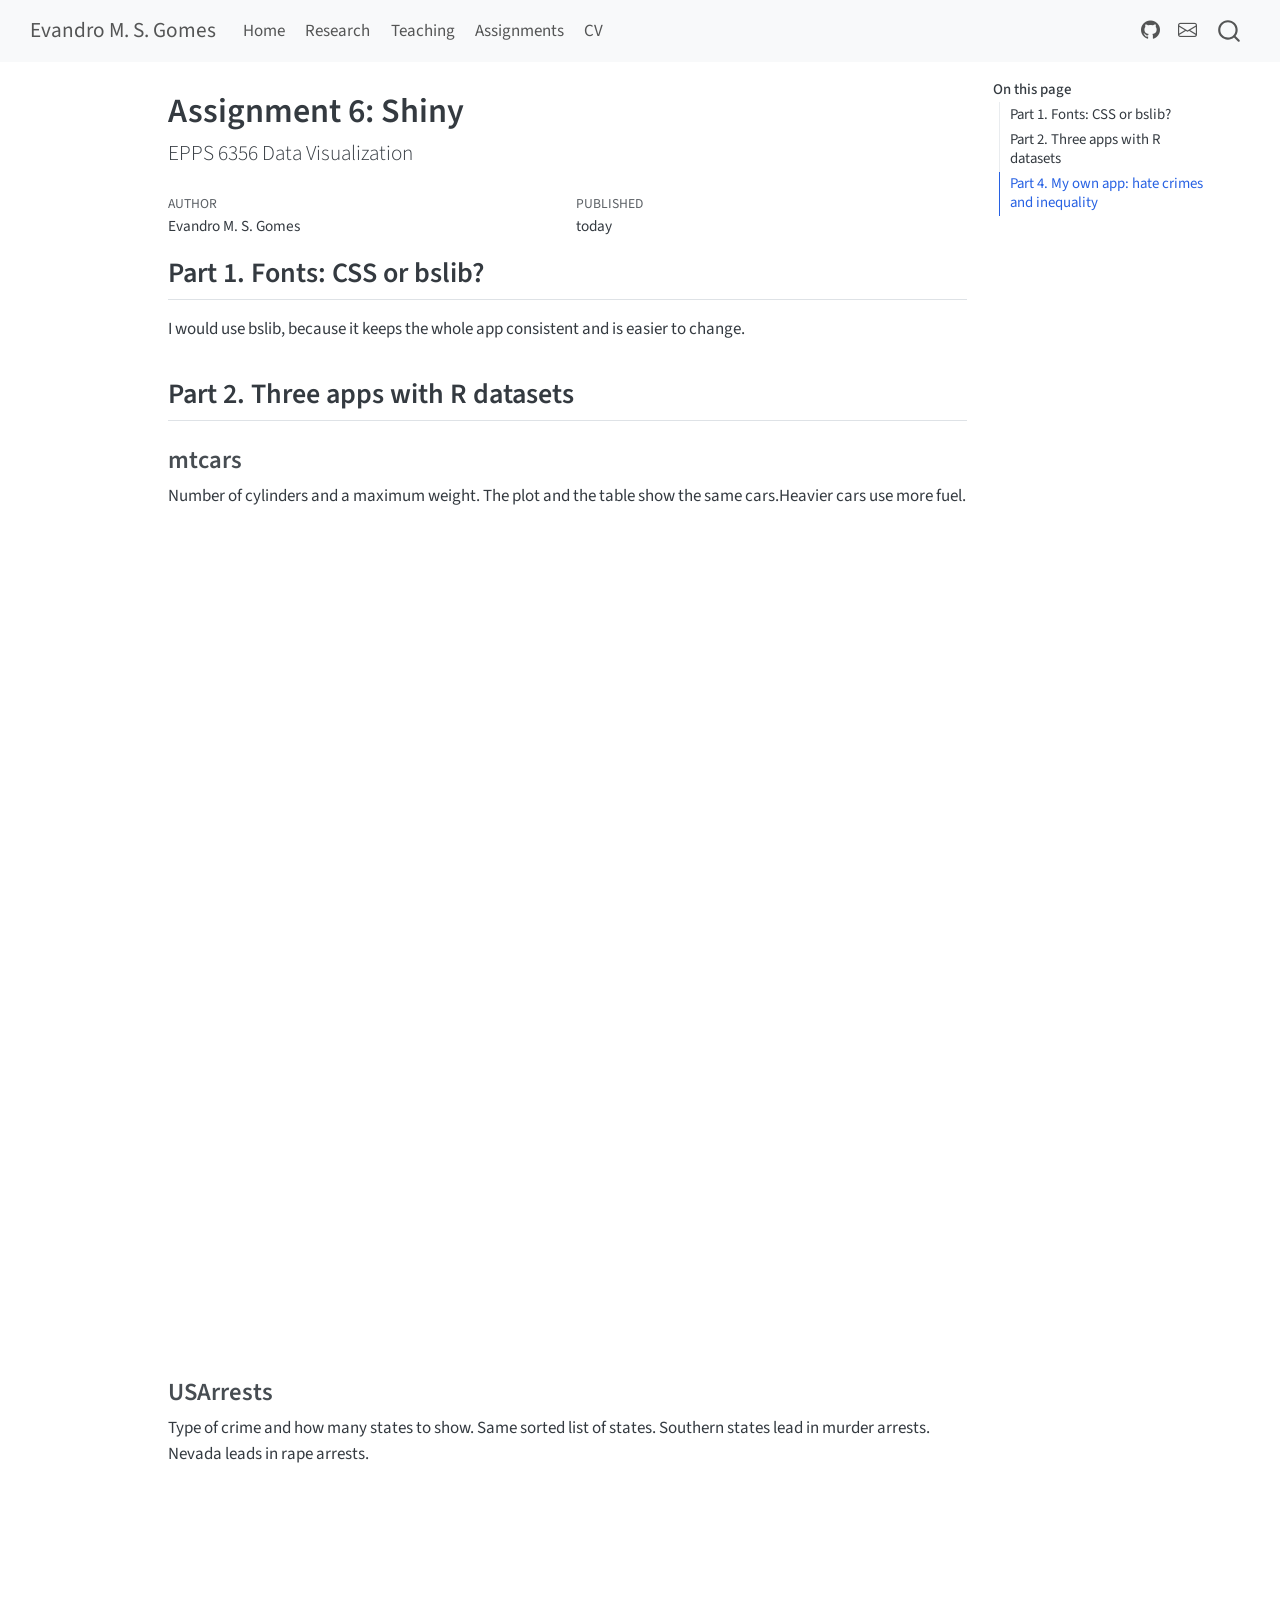
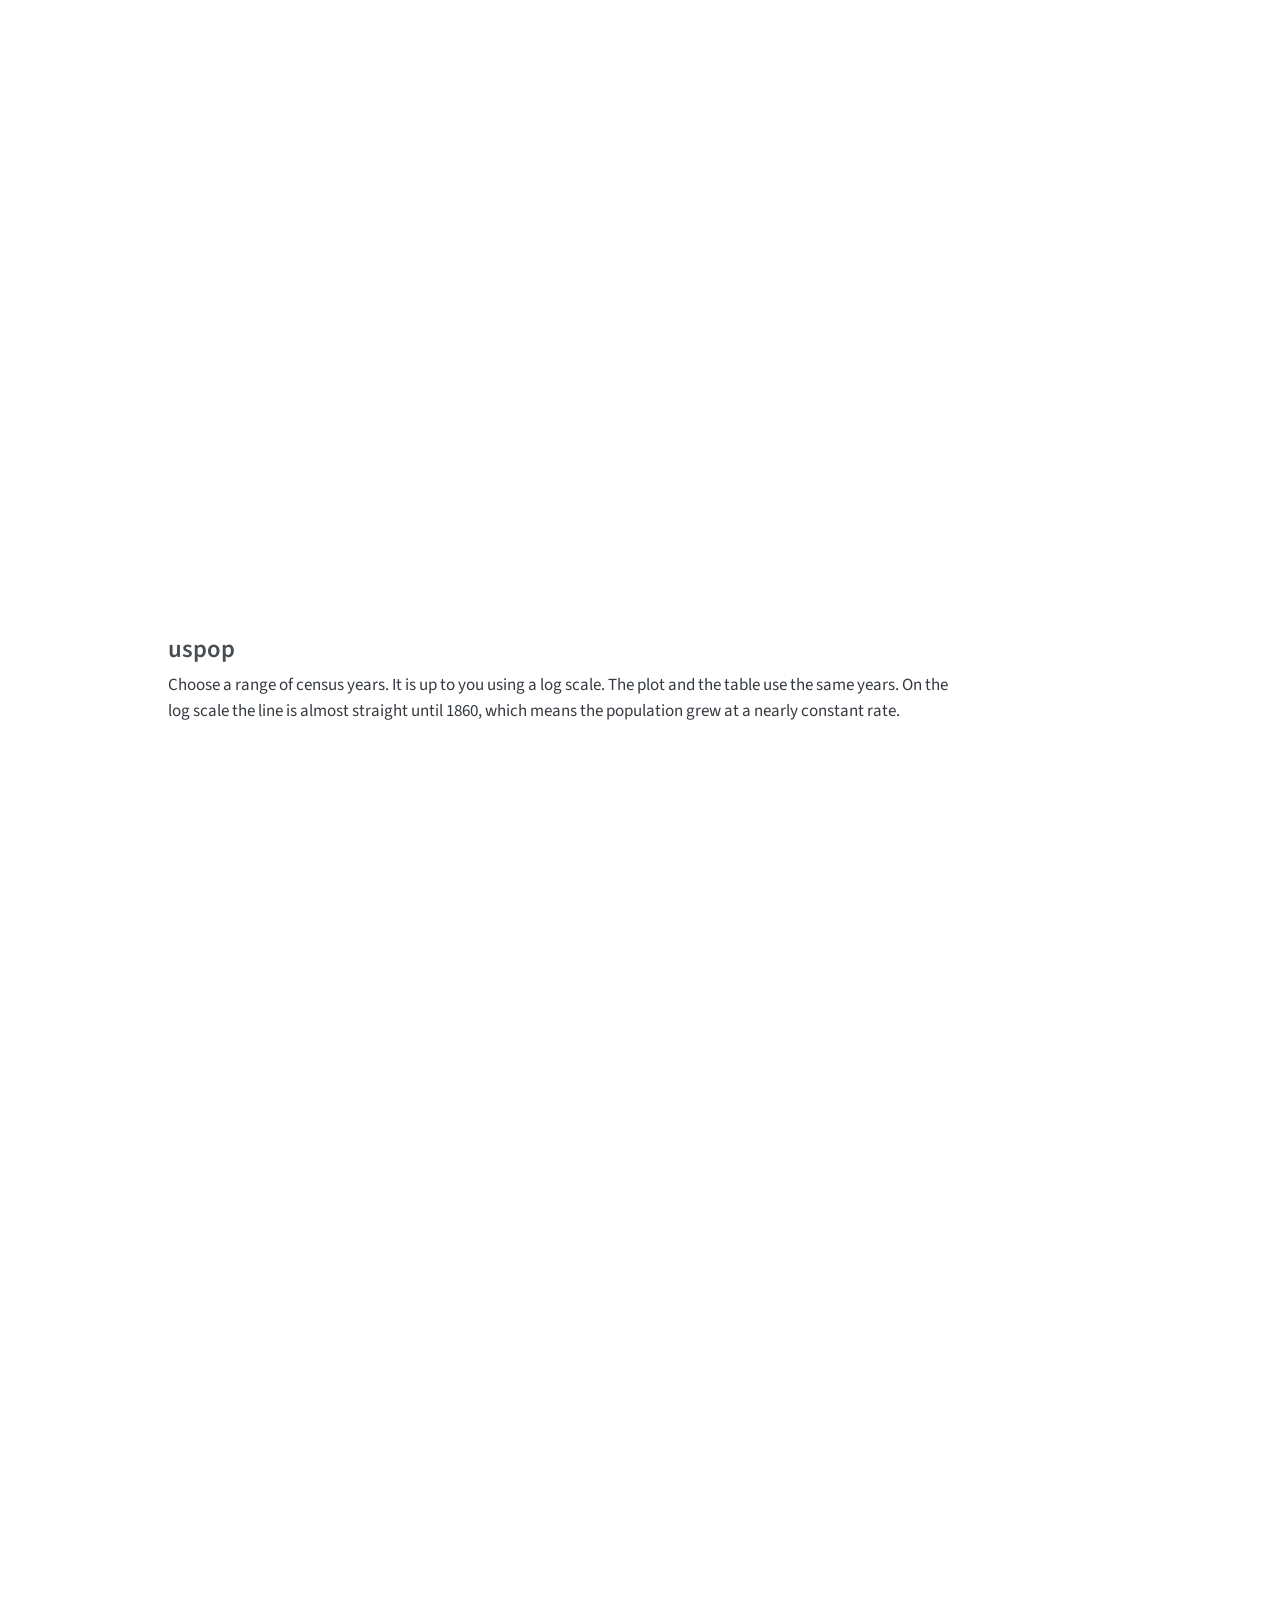
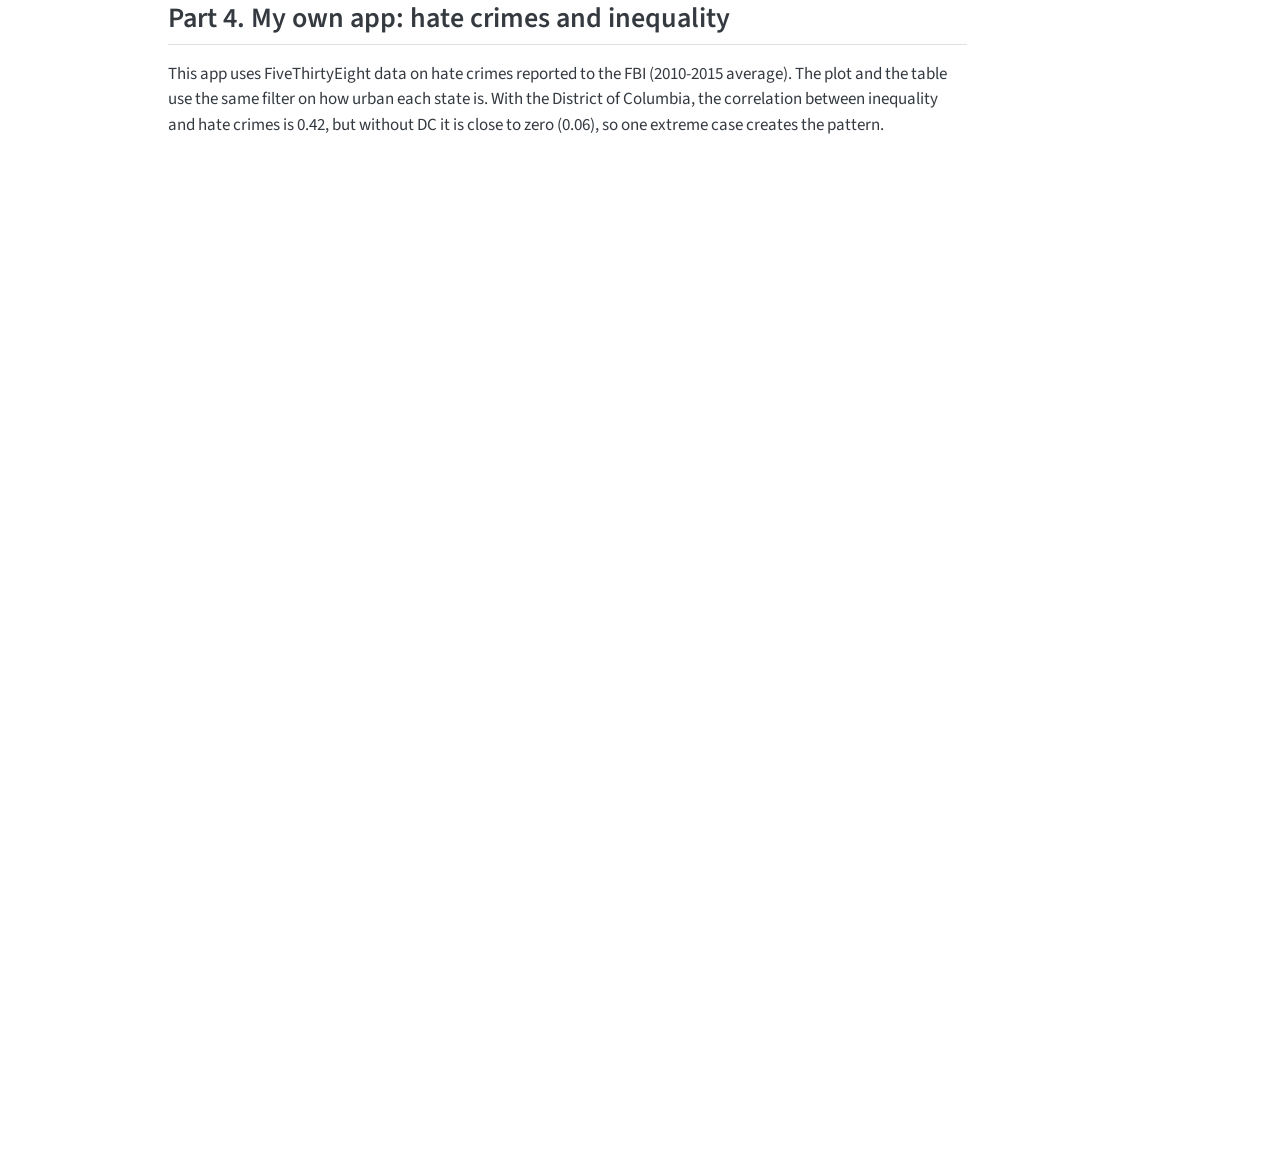
<file: docs/assignment06.html>
<!DOCTYPE html>
<html xmlns="http://www.w3.org/1999/xhtml" lang="en" xml:lang="en"><head>

<meta charset="utf-8">
<meta name="generator" content="quarto-1.9.38">

<meta name="viewport" content="width=device-width, initial-scale=1.0, user-scalable=yes">

<meta name="author" content="Evandro M. S. Gomes">

<title>Assignment 6: Shiny – Evandro M. S. Gomes</title>
<style>
/* Default styles provided by pandoc.
** See https://pandoc.org/MANUAL.html#variables-for-html for config info.
*/
code{white-space: pre-wrap;}
span.smallcaps{font-variant: small-caps;}
div.columns{display: flex; gap: min(4vw, 1.5em);}
div.column{flex: auto; overflow-x: auto;}
div.hanging-indent{margin-left: 1.5em; text-indent: -1.5em;}
ul.task-list{list-style: none;}
ul.task-list li input[type="checkbox"] {
  width: 0.8em;
  margin: 0 0.8em 0.2em -1em; /* quarto-specific, see https://github.com/quarto-dev/quarto-cli/issues/4556 */ 
  vertical-align: middle;
}
</style>


<script src="site_libs/quarto-nav/quarto-nav.js"></script>
<script src="site_libs/quarto-nav/headroom.min.js"></script>
<script src="site_libs/clipboard/clipboard.min.js"></script>
<script src="site_libs/quarto-search/autocomplete.umd.js"></script>
<script src="site_libs/quarto-search/fuse.min.js"></script>
<script src="site_libs/quarto-search/quarto-search.js"></script>
<meta name="quarto:offset" content="./">
<script src="site_libs/quarto-html/quarto.js" type="module"></script>
<script src="site_libs/quarto-html/tabsets/tabsets.js" type="module"></script>
<script src="site_libs/quarto-html/popper.min.js"></script>
<script src="site_libs/quarto-html/tippy.umd.min.js"></script>
<script src="site_libs/quarto-html/anchor.min.js"></script>
<link href="site_libs/quarto-html/tippy.css" rel="stylesheet">
<link href="site_libs/quarto-html/quarto-syntax-highlighting-15634bcf2e68342d4ad2dfa704d543f6.css" rel="stylesheet" id="quarto-text-highlighting-styles">
<script src="site_libs/bootstrap/bootstrap.min.js"></script>
<link href="site_libs/bootstrap/bootstrap-icons.css" rel="stylesheet">
<link href="site_libs/bootstrap/bootstrap-a0f9fd0d421825b736dc1bbcbcba2219.min.css" rel="stylesheet" append-hash="true" id="quarto-bootstrap" data-mode="light">
<script id="quarto-search-options" type="application/json">{
  "location": "navbar",
  "copy-button": false,
  "collapse-after": 3,
  "panel-placement": "end",
  "type": "overlay",
  "limit": 50,
  "keyboard-shortcut": [
    "f",
    "/",
    "s"
  ],
  "show-item-context": false,
  "language": {
    "search-no-results-text": "No results",
    "search-matching-documents-text": "matching documents",
    "search-copy-link-title": "Copy link to search",
    "search-hide-matches-text": "Hide additional matches",
    "search-more-match-text": "more match in this document",
    "search-more-matches-text": "more matches in this document",
    "search-clear-button-title": "Clear",
    "search-text-placeholder": "",
    "search-detached-cancel-button-title": "Cancel",
    "search-submit-button-title": "Submit",
    "search-label": "Search"
  }
}</script>


<link rel="stylesheet" href="styles.css">
</head>

<body class="nav-fixed quarto-light">

<div id="quarto-search-results"></div>
  <header id="quarto-header" class="headroom fixed-top">
    <nav class="navbar navbar-expand-lg " data-bs-theme="dark">
      <div class="navbar-container container-fluid">
      <div class="navbar-brand-container mx-auto">
    <a class="navbar-brand" href="./index.html">
    <span class="navbar-title">Evandro M. S. Gomes</span>
    </a>
  </div>
            <div id="quarto-search" class="" title="Search"></div>
          <button class="navbar-toggler" type="button" data-bs-toggle="collapse" data-bs-target="#navbarCollapse" aria-controls="navbarCollapse" role="menu" aria-expanded="false" aria-label="Toggle navigation" onclick="if (window.quartoToggleHeadroom) { window.quartoToggleHeadroom(); }">
  <span class="navbar-toggler-icon"></span>
</button>
          <div class="collapse navbar-collapse" id="navbarCollapse">
            <ul class="navbar-nav navbar-nav-scroll me-auto">
  <li class="nav-item">
    <a class="nav-link" href="./index.html"> 
<span class="menu-text">Home</span></a>
  </li>  
  <li class="nav-item">
    <a class="nav-link" href="./research.html"> 
<span class="menu-text">Research</span></a>
  </li>  
  <li class="nav-item">
    <a class="nav-link" href="./teaching.html"> 
<span class="menu-text">Teaching</span></a>
  </li>  
  <li class="nav-item">
    <a class="nav-link" href="./assignments.html"> 
<span class="menu-text">Assignments</span></a>
  </li>  
  <li class="nav-item">
    <a class="nav-link" href="./cv.html"> 
<span class="menu-text">CV</span></a>
  </li>  
</ul>
            <ul class="navbar-nav navbar-nav-scroll ms-auto">
  <li class="nav-item compact">
    <a class="nav-link" href="https://github.com/evandromsg"> <i class="bi bi-github" role="img">
</i> 
<span class="menu-text"></span></a>
  </li>  
  <li class="nav-item compact">
    <a class="nav-link" href="mailto:evandromsg@hotmail.com"> <i class="bi bi-envelope" role="img">
</i> 
<span class="menu-text"></span></a>
  </li>  
</ul>
          </div> <!-- /navcollapse -->
            <div class="quarto-navbar-tools">
</div>
      </div> <!-- /container-fluid -->
    </nav>
</header>
<!-- content -->
<div id="quarto-content" class="quarto-container page-columns page-rows-contents page-layout-article page-navbar">
<!-- sidebar -->
<!-- margin-sidebar -->
    <div id="quarto-margin-sidebar" class="sidebar margin-sidebar">
        <nav id="TOC" role="doc-toc" class="toc-active">
    <h2 id="toc-title">On this page</h2>
   
  <ul>
  <li><a href="#part-1.-fonts-css-or-bslib" id="toc-part-1.-fonts-css-or-bslib" class="nav-link active" data-scroll-target="#part-1.-fonts-css-or-bslib">Part 1. Fonts: CSS or bslib?</a></li>
  <li><a href="#part-2.-three-apps-with-r-datasets" id="toc-part-2.-three-apps-with-r-datasets" class="nav-link" data-scroll-target="#part-2.-three-apps-with-r-datasets">Part 2. Three apps with R datasets</a>
  <ul class="collapse">
  <li><a href="#mtcars" id="toc-mtcars" class="nav-link" data-scroll-target="#mtcars">mtcars</a></li>
  <li><a href="#usarrests" id="toc-usarrests" class="nav-link" data-scroll-target="#usarrests">USArrests</a></li>
  <li><a href="#uspop" id="toc-uspop" class="nav-link" data-scroll-target="#uspop">uspop</a></li>
  </ul></li>
  <li><a href="#part-4.-my-own-app-hate-crimes-and-inequality" id="toc-part-4.-my-own-app-hate-crimes-and-inequality" class="nav-link" data-scroll-target="#part-4.-my-own-app-hate-crimes-and-inequality">Part 4. My own app: hate crimes and inequality</a></li>
  </ul>
</nav>
    </div>
<!-- main -->
<main class="content" id="quarto-document-content">

<header id="title-block-header" class="quarto-title-block default">
<div class="quarto-title">
<h1 class="title">Assignment 6: Shiny</h1>
<p class="subtitle lead">EPPS 6356 Data Visualization</p>
</div>



<div class="quarto-title-meta">

    <div>
    <div class="quarto-title-meta-heading">Author</div>
    <div class="quarto-title-meta-contents">
             <p>Evandro M. S. Gomes </p>
          </div>
  </div>
    
    <div>
    <div class="quarto-title-meta-heading">Published</div>
    <div class="quarto-title-meta-contents">
      <p class="date">today</p>
    </div>
  </div>
  
    
  </div>
  


</header>


<section id="part-1.-fonts-css-or-bslib" class="level2">
<h2 class="anchored" data-anchor-id="part-1.-fonts-css-or-bslib">Part 1. Fonts: CSS or bslib?</h2>
<p>I would use bslib, because it keeps the whole app consistent and is easier to change.</p>
</section>
<section id="part-2.-three-apps-with-r-datasets" class="level2">
<h2 class="anchored" data-anchor-id="part-2.-three-apps-with-r-datasets">Part 2. Three apps with R datasets</h2>
<section id="mtcars" class="level3">
<h3 class="anchored" data-anchor-id="mtcars">mtcars</h3>
<p>Number of cylinders and a maximum weight. The plot and the table show the same cars.Heavier cars use more fuel.</p>
<iframe src="https://evandromsg.shinyapps.io/mtcars/" width="100%" height="800" style="border:none;">
</iframe>
</section>
<section id="usarrests" class="level3">
<h3 class="anchored" data-anchor-id="usarrests">USArrests</h3>
<p>Type of crime and how many states to show. Same sorted list of states. Southern states lead in murder arrests. Nevada leads in rape arrests.</p>
<iframe src="https://evandromsg.shinyapps.io/usarrests/" width="100%" height="700" style="border:none;">
</iframe>
</section>
<section id="uspop" class="level3">
<h3 class="anchored" data-anchor-id="uspop">uspop</h3>
<p>Choose a range of census years. It is up to you using a log scale. The plot and the table use the same years. On the log scale the line is almost straight until 1860, which means the population grew at a nearly constant rate.</p>
<iframe src="https://evandromsg.shinyapps.io/uspop/" width="100%" height="800" style="border:none;">
</iframe>
</section>
</section>
<section id="part-4.-my-own-app-hate-crimes-and-inequality" class="level2">
<h2 class="anchored" data-anchor-id="part-4.-my-own-app-hate-crimes-and-inequality">Part 4. My own app: hate crimes and inequality</h2>
<p>This app uses FiveThirtyEight data on hate crimes reported to the FBI (2010-2015 average). The plot and the table use the same filter on how urban each state is. With the District of Columbia, the correlation between inequality and hate crimes is 0.42, but without DC it is close to zero (0.06), so one extreme case creates the pattern.</p>
<iframe src="https://evandromsg.shinyapps.io/meu_app/" width="100%" height="900" style="border:none;">
</iframe>


</section>

</main> <!-- /main -->
<script id="quarto-html-after-body" type="application/javascript">
  window.document.addEventListener("DOMContentLoaded", function (event) {
    const icon = "";
    const anchorJS = new window.AnchorJS();
    anchorJS.options = {
      placement: 'right',
      icon: icon
    };
    anchorJS.add('.anchored');
    const isCodeAnnotation = (el) => {
      for (const clz of el.classList) {
        if (clz.startsWith('code-annotation-')) {                     
          return true;
        }
      }
      return false;
    }
    const onCopySuccess = function(e) {
      // button target
      const button = e.trigger;
      // don't keep focus
      button.blur();
      // flash "checked"
      button.classList.add('code-copy-button-checked');
      var currentTitle = button.getAttribute("title");
      button.setAttribute("title", "Copied!");
      let tooltip;
      if (window.bootstrap) {
        button.setAttribute("data-bs-toggle", "tooltip");
        button.setAttribute("data-bs-placement", "left");
        button.setAttribute("data-bs-title", "Copied!");
        tooltip = new bootstrap.Tooltip(button, 
          { trigger: "manual", 
            customClass: "code-copy-button-tooltip",
            offset: [0, -8]});
        tooltip.show();    
      }
      setTimeout(function() {
        if (tooltip) {
          tooltip.hide();
          button.removeAttribute("data-bs-title");
          button.removeAttribute("data-bs-toggle");
          button.removeAttribute("data-bs-placement");
        }
        button.setAttribute("title", currentTitle);
        button.classList.remove('code-copy-button-checked');
      }, 1000);
      // clear code selection
      e.clearSelection();
    }
    const getTextToCopy = function(trigger) {
      const outerScaffold = trigger.parentElement.cloneNode(true);
      const codeEl = outerScaffold.querySelector('code');
      for (const childEl of codeEl.children) {
        if (isCodeAnnotation(childEl)) {
          childEl.remove();
        }
      }
      return codeEl.innerText;
    }
    const clipboard = new window.ClipboardJS('.code-copy-button:not([data-in-quarto-modal])', {
      text: getTextToCopy
    });
    clipboard.on('success', onCopySuccess);
    if (window.document.getElementById('quarto-embedded-source-code-modal')) {
      const clipboardModal = new window.ClipboardJS('.code-copy-button[data-in-quarto-modal]', {
        text: getTextToCopy,
        container: window.document.getElementById('quarto-embedded-source-code-modal')
      });
      clipboardModal.on('success', onCopySuccess);
    }
      var localhostRegex = new RegExp(/^(?:http|https):\/\/localhost\:?[0-9]*\//);
      var mailtoRegex = new RegExp(/^mailto:/);
        var filterRegex = new RegExp('/' + window.location.host + '/');
      var isInternal = (href) => {
          return filterRegex.test(href) || localhostRegex.test(href) || mailtoRegex.test(href);
      }
      // Inspect non-navigation links and adorn them if external
     var links = window.document.querySelectorAll('a[href]:not(.nav-link):not(.navbar-brand):not(.toc-action):not(.sidebar-link):not(.sidebar-item-toggle):not(.pagination-link):not(.no-external):not([aria-hidden]):not(.dropdown-item):not(.quarto-navigation-tool):not(.about-link)');
      for (var i=0; i<links.length; i++) {
        const link = links[i];
        if (!isInternal(link.href)) {
          // undo the damage that might have been done by quarto-nav.js in the case of
          // links that we want to consider external
          if (link.dataset.originalHref !== undefined) {
            link.href = link.dataset.originalHref;
          }
        }
      }
    function tippyHover(el, contentFn, onTriggerFn, onUntriggerFn) {
      const config = {
        allowHTML: true,
        maxWidth: 500,
        delay: 100,
        arrow: false,
        appendTo: function(el) {
            return el.parentElement;
        },
        interactive: true,
        interactiveBorder: 10,
        theme: 'quarto',
        placement: 'bottom-start',
      };
      if (contentFn) {
        config.content = contentFn;
      }
      if (onTriggerFn) {
        config.onTrigger = onTriggerFn;
      }
      if (onUntriggerFn) {
        config.onUntrigger = onUntriggerFn;
      }
      window.tippy(el, config); 
    }
    const noterefs = window.document.querySelectorAll('a[role="doc-noteref"]');
    for (var i=0; i<noterefs.length; i++) {
      const ref = noterefs[i];
      tippyHover(ref, function() {
        // use id or data attribute instead here
        let href = ref.getAttribute('data-footnote-href') || ref.getAttribute('href');
        try { href = new URL(href).hash; } catch {}
        const id = href.replace(/^#\/?/, "");
        const note = window.document.getElementById(id);
        if (note) {
          return note.innerHTML;
        } else {
          return "";
        }
      });
    }
    const xrefs = window.document.querySelectorAll('a.quarto-xref');
    const processXRef = (id, note) => {
      // Strip column container classes
      const stripColumnClz = (el) => {
        el.classList.remove("page-full", "page-columns");
        if (el.children) {
          for (const child of el.children) {
            stripColumnClz(child);
          }
        }
      }
      stripColumnClz(note)
      if (id === null || id.startsWith('sec-')) {
        // Special case sections, only their first couple elements
        const container = document.createElement("div");
        if (note.children && note.children.length > 2) {
          container.appendChild(note.children[0].cloneNode(true));
          for (let i = 1; i < note.children.length; i++) {
            const child = note.children[i];
            if (child.tagName === "P" && child.innerText === "") {
              continue;
            } else {
              container.appendChild(child.cloneNode(true));
              break;
            }
          }
          if (window.Quarto?.typesetMath) {
            window.Quarto.typesetMath(container);
          }
          return container.innerHTML
        } else {
          if (window.Quarto?.typesetMath) {
            window.Quarto.typesetMath(note);
          }
          return note.innerHTML;
        }
      } else {
        // Remove any anchor links if they are present
        const anchorLink = note.querySelector('a.anchorjs-link');
        if (anchorLink) {
          anchorLink.remove();
        }
        if (window.Quarto?.typesetMath) {
          window.Quarto.typesetMath(note);
        }
        if (note.classList.contains("callout")) {
          return note.outerHTML;
        } else {
          return note.innerHTML;
        }
      }
    }
    for (var i=0; i<xrefs.length; i++) {
      const xref = xrefs[i];
      tippyHover(xref, undefined, function(instance) {
        instance.disable();
        let url = xref.getAttribute('href');
        let hash = undefined; 
        if (url.startsWith('#')) {
          hash = url;
        } else {
          try { hash = new URL(url).hash; } catch {}
        }
        if (hash) {
          const id = hash.replace(/^#\/?/, "");
          const note = window.document.getElementById(id);
          if (note !== null) {
            try {
              const html = processXRef(id, note.cloneNode(true));
              instance.setContent(html);
            } finally {
              instance.enable();
              instance.show();
            }
          } else {
            // See if we can fetch this
            fetch(url.split('#')[0])
            .then(res => res.text())
            .then(html => {
              const parser = new DOMParser();
              const htmlDoc = parser.parseFromString(html, "text/html");
              const note = htmlDoc.getElementById(id);
              if (note !== null) {
                const html = processXRef(id, note);
                instance.setContent(html);
              } 
            }).finally(() => {
              instance.enable();
              instance.show();
            });
          }
        } else {
          // See if we can fetch a full url (with no hash to target)
          // This is a special case and we should probably do some content thinning / targeting
          fetch(url)
          .then(res => res.text())
          .then(html => {
            const parser = new DOMParser();
            const htmlDoc = parser.parseFromString(html, "text/html");
            const note = htmlDoc.querySelector('main.content');
            if (note !== null) {
              // This should only happen for chapter cross references
              // (since there is no id in the URL)
              // remove the first header
              if (note.children.length > 0 && note.children[0].tagName === "HEADER") {
                note.children[0].remove();
              }
              const html = processXRef(null, note);
              instance.setContent(html);
            } 
          }).finally(() => {
            instance.enable();
            instance.show();
          });
        }
      }, function(instance) {
      });
    }
        let selectedAnnoteEl;
        const selectorForAnnotation = ( cell, annotation) => {
          let cellAttr = 'data-code-cell="' + cell + '"';
          let lineAttr = 'data-code-annotation="' +  annotation + '"';
          const selector = 'span[' + cellAttr + '][' + lineAttr + ']';
          return selector;
        }
        const selectCodeLines = (annoteEl) => {
          const doc = window.document;
          const targetCell = annoteEl.getAttribute("data-target-cell");
          const targetAnnotation = annoteEl.getAttribute("data-target-annotation");
          const annoteSpan = window.document.querySelector(selectorForAnnotation(targetCell, targetAnnotation));
          const lines = annoteSpan.getAttribute("data-code-lines").split(",");
          const lineIds = lines.map((line) => {
            return targetCell + "-" + line;
          })
          let top = null;
          let height = null;
          let parent = null;
          if (lineIds.length > 0) {
              //compute the position of the single el (top and bottom and make a div)
              const el = window.document.getElementById(lineIds[0]);
              top = el.offsetTop;
              height = el.offsetHeight;
              parent = el.parentElement.parentElement;
            if (lineIds.length > 1) {
              const lastEl = window.document.getElementById(lineIds[lineIds.length - 1]);
              const bottom = lastEl.offsetTop + lastEl.offsetHeight;
              height = bottom - top;
            }
            if (top !== null && height !== null && parent !== null) {
              // cook up a div (if necessary) and position it 
              let div = window.document.getElementById("code-annotation-line-highlight");
              if (div === null) {
                div = window.document.createElement("div");
                div.setAttribute("id", "code-annotation-line-highlight");
                div.style.position = 'absolute';
                parent.appendChild(div);
              }
              div.style.top = top - 2 + "px";
              div.style.height = height + 4 + "px";
              div.style.left = 0;
              let gutterDiv = window.document.getElementById("code-annotation-line-highlight-gutter");
              if (gutterDiv === null) {
                gutterDiv = window.document.createElement("div");
                gutterDiv.setAttribute("id", "code-annotation-line-highlight-gutter");
                gutterDiv.style.position = 'absolute';
                const codeCell = window.document.getElementById(targetCell);
                const gutter = codeCell.querySelector('.code-annotation-gutter');
                gutter.appendChild(gutterDiv);
              }
              gutterDiv.style.top = top - 2 + "px";
              gutterDiv.style.height = height + 4 + "px";
            }
            selectedAnnoteEl = annoteEl;
          }
        };
        const unselectCodeLines = () => {
          const elementsIds = ["code-annotation-line-highlight", "code-annotation-line-highlight-gutter"];
          elementsIds.forEach((elId) => {
            const div = window.document.getElementById(elId);
            if (div) {
              div.remove();
            }
          });
          selectedAnnoteEl = undefined;
        };
          // Handle positioning of the toggle
      window.addEventListener(
        "resize",
        throttle(() => {
          elRect = undefined;
          if (selectedAnnoteEl) {
            selectCodeLines(selectedAnnoteEl);
          }
        }, 10)
      );
      function throttle(fn, ms) {
      let throttle = false;
      let timer;
        return (...args) => {
          if(!throttle) { // first call gets through
              fn.apply(this, args);
              throttle = true;
          } else { // all the others get throttled
              if(timer) clearTimeout(timer); // cancel #2
              timer = setTimeout(() => {
                fn.apply(this, args);
                timer = throttle = false;
              }, ms);
          }
        };
      }
        // Attach click handler to the DT
        const annoteDls = window.document.querySelectorAll('dt[data-target-cell]');
        for (const annoteDlNode of annoteDls) {
          annoteDlNode.addEventListener('click', (event) => {
            const clickedEl = event.target;
            if (clickedEl !== selectedAnnoteEl) {
              unselectCodeLines();
              const activeEl = window.document.querySelector('dt[data-target-cell].code-annotation-active');
              if (activeEl) {
                activeEl.classList.remove('code-annotation-active');
              }
              selectCodeLines(clickedEl);
              clickedEl.classList.add('code-annotation-active');
            } else {
              // Unselect the line
              unselectCodeLines();
              clickedEl.classList.remove('code-annotation-active');
            }
          });
        }
    const findCites = (el) => {
      const parentEl = el.parentElement;
      if (parentEl) {
        const cites = parentEl.dataset.cites;
        if (cites) {
          return {
            el,
            cites: cites.split(' ')
          };
        } else {
          return findCites(el.parentElement)
        }
      } else {
        return undefined;
      }
    };
    var bibliorefs = window.document.querySelectorAll('a[role="doc-biblioref"]');
    for (var i=0; i<bibliorefs.length; i++) {
      const ref = bibliorefs[i];
      const citeInfo = findCites(ref);
      if (citeInfo) {
        tippyHover(citeInfo.el, function() {
          var popup = window.document.createElement('div');
          citeInfo.cites.forEach(function(cite) {
            var citeDiv = window.document.createElement('div');
            citeDiv.classList.add('hanging-indent');
            citeDiv.classList.add('csl-entry');
            var biblioDiv = window.document.getElementById('ref-' + cite);
            if (biblioDiv) {
              citeDiv.innerHTML = biblioDiv.innerHTML;
            }
            popup.appendChild(citeDiv);
          });
          return popup.innerHTML;
        });
      }
    }
  });
  </script>
</div> <!-- /content -->




</body></html>
</file>
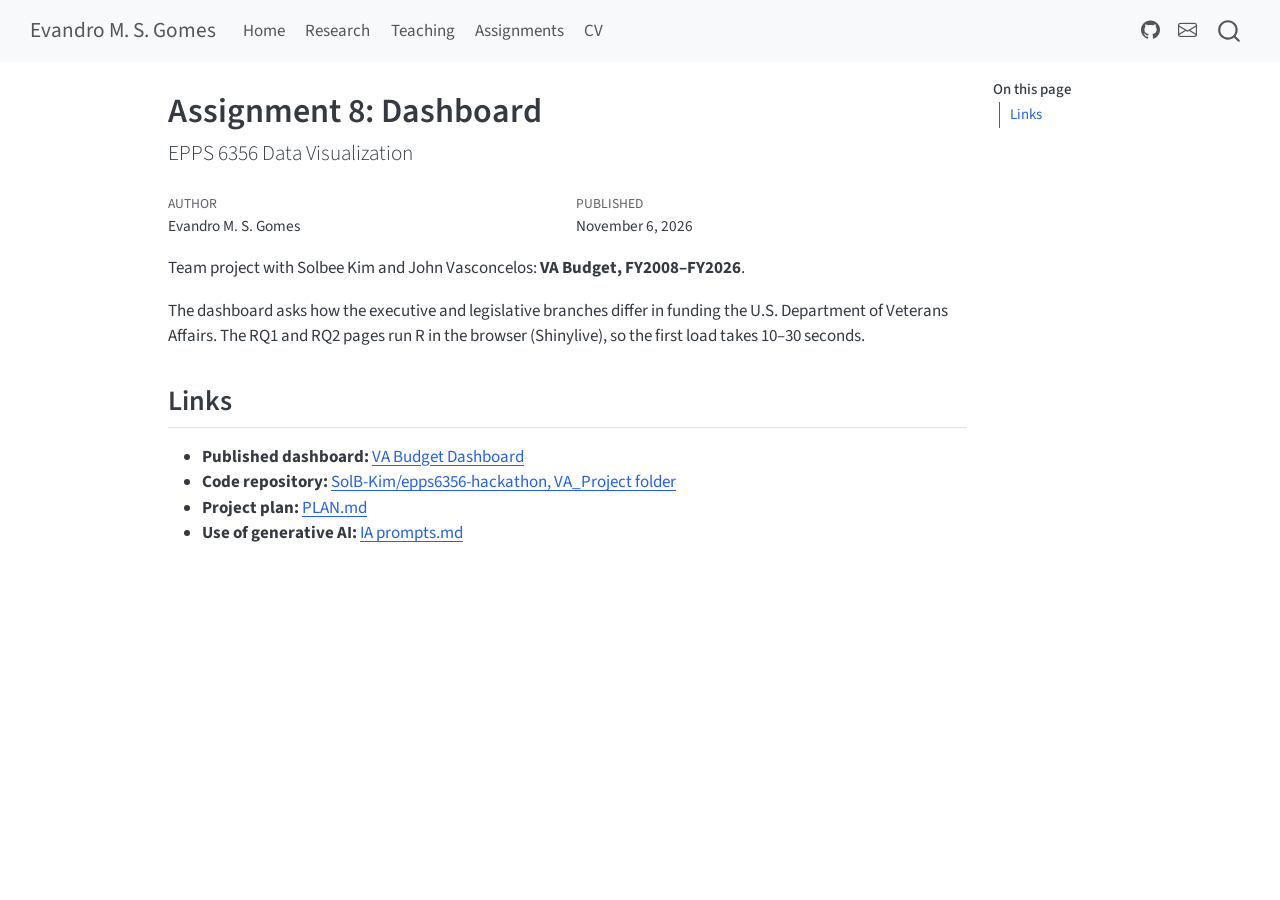
<file: docs/assignment08.html>
<!DOCTYPE html>
<html xmlns="http://www.w3.org/1999/xhtml" lang="en" xml:lang="en"><head>

<meta charset="utf-8">
<meta name="generator" content="quarto-1.9.38">

<meta name="viewport" content="width=device-width, initial-scale=1.0, user-scalable=yes">

<meta name="author" content="Evandro M. S. Gomes">
<meta name="dcterms.date" content="2026-11-06">

<title>Assignment 8: Dashboard – Evandro M. S. Gomes</title>
<style>
/* Default styles provided by pandoc.
** See https://pandoc.org/MANUAL.html#variables-for-html for config info.
*/
code{white-space: pre-wrap;}
span.smallcaps{font-variant: small-caps;}
div.columns{display: flex; gap: min(4vw, 1.5em);}
div.column{flex: auto; overflow-x: auto;}
div.hanging-indent{margin-left: 1.5em; text-indent: -1.5em;}
ul.task-list{list-style: none;}
ul.task-list li input[type="checkbox"] {
  width: 0.8em;
  margin: 0 0.8em 0.2em -1em; /* quarto-specific, see https://github.com/quarto-dev/quarto-cli/issues/4556 */ 
  vertical-align: middle;
}
</style>


<script src="site_libs/quarto-nav/quarto-nav.js"></script>
<script src="site_libs/quarto-nav/headroom.min.js"></script>
<script src="site_libs/clipboard/clipboard.min.js"></script>
<script src="site_libs/quarto-search/autocomplete.umd.js"></script>
<script src="site_libs/quarto-search/fuse.min.js"></script>
<script src="site_libs/quarto-search/quarto-search.js"></script>
<meta name="quarto:offset" content="./">
<script src="site_libs/quarto-html/quarto.js" type="module"></script>
<script src="site_libs/quarto-html/tabsets/tabsets.js" type="module"></script>
<script src="site_libs/quarto-html/popper.min.js"></script>
<script src="site_libs/quarto-html/tippy.umd.min.js"></script>
<script src="site_libs/quarto-html/anchor.min.js"></script>
<link href="site_libs/quarto-html/tippy.css" rel="stylesheet">
<link href="site_libs/quarto-html/quarto-syntax-highlighting-15634bcf2e68342d4ad2dfa704d543f6.css" rel="stylesheet" id="quarto-text-highlighting-styles">
<script src="site_libs/bootstrap/bootstrap.min.js"></script>
<link href="site_libs/bootstrap/bootstrap-icons.css" rel="stylesheet">
<link href="site_libs/bootstrap/bootstrap-a0f9fd0d421825b736dc1bbcbcba2219.min.css" rel="stylesheet" append-hash="true" id="quarto-bootstrap" data-mode="light">
<script id="quarto-search-options" type="application/json">{
  "location": "navbar",
  "copy-button": false,
  "collapse-after": 3,
  "panel-placement": "end",
  "type": "overlay",
  "limit": 50,
  "keyboard-shortcut": [
    "f",
    "/",
    "s"
  ],
  "show-item-context": false,
  "language": {
    "search-no-results-text": "No results",
    "search-matching-documents-text": "matching documents",
    "search-copy-link-title": "Copy link to search",
    "search-hide-matches-text": "Hide additional matches",
    "search-more-match-text": "more match in this document",
    "search-more-matches-text": "more matches in this document",
    "search-clear-button-title": "Clear",
    "search-text-placeholder": "",
    "search-detached-cancel-button-title": "Cancel",
    "search-submit-button-title": "Submit",
    "search-label": "Search"
  }
}</script>


<link rel="stylesheet" href="styles.css">
</head>

<body class="nav-fixed quarto-light">

<div id="quarto-search-results"></div>
  <header id="quarto-header" class="headroom fixed-top">
    <nav class="navbar navbar-expand-lg " data-bs-theme="dark">
      <div class="navbar-container container-fluid">
      <div class="navbar-brand-container mx-auto">
    <a class="navbar-brand" href="./index.html">
    <span class="navbar-title">Evandro M. S. Gomes</span>
    </a>
  </div>
            <div id="quarto-search" class="" title="Search"></div>
          <button class="navbar-toggler" type="button" data-bs-toggle="collapse" data-bs-target="#navbarCollapse" aria-controls="navbarCollapse" role="menu" aria-expanded="false" aria-label="Toggle navigation" onclick="if (window.quartoToggleHeadroom) { window.quartoToggleHeadroom(); }">
  <span class="navbar-toggler-icon"></span>
</button>
          <div class="collapse navbar-collapse" id="navbarCollapse">
            <ul class="navbar-nav navbar-nav-scroll me-auto">
  <li class="nav-item">
    <a class="nav-link" href="./index.html"> 
<span class="menu-text">Home</span></a>
  </li>  
  <li class="nav-item">
    <a class="nav-link" href="./research.html"> 
<span class="menu-text">Research</span></a>
  </li>  
  <li class="nav-item">
    <a class="nav-link" href="./teaching.html"> 
<span class="menu-text">Teaching</span></a>
  </li>  
  <li class="nav-item">
    <a class="nav-link" href="./assignments.html"> 
<span class="menu-text">Assignments</span></a>
  </li>  
  <li class="nav-item">
    <a class="nav-link" href="./cv.html"> 
<span class="menu-text">CV</span></a>
  </li>  
</ul>
            <ul class="navbar-nav navbar-nav-scroll ms-auto">
  <li class="nav-item compact">
    <a class="nav-link" href="https://github.com/evandromsg"> <i class="bi bi-github" role="img">
</i> 
<span class="menu-text"></span></a>
  </li>  
  <li class="nav-item compact">
    <a class="nav-link" href="mailto:evandromsg@hotmail.com"> <i class="bi bi-envelope" role="img">
</i> 
<span class="menu-text"></span></a>
  </li>  
</ul>
          </div> <!-- /navcollapse -->
            <div class="quarto-navbar-tools">
</div>
      </div> <!-- /container-fluid -->
    </nav>
</header>
<!-- content -->
<div id="quarto-content" class="quarto-container page-columns page-rows-contents page-layout-article page-navbar">
<!-- sidebar -->
<!-- margin-sidebar -->
    <div id="quarto-margin-sidebar" class="sidebar margin-sidebar">
        <nav id="TOC" role="doc-toc" class="toc-active">
    <h2 id="toc-title">On this page</h2>
   
  <ul>
  <li><a href="#links" id="toc-links" class="nav-link active" data-scroll-target="#links">Links</a></li>
  </ul>
</nav>
    </div>
<!-- main -->
<main class="content" id="quarto-document-content">

<header id="title-block-header" class="quarto-title-block default">
<div class="quarto-title">
<h1 class="title">Assignment 8: Dashboard</h1>
<p class="subtitle lead">EPPS 6356 Data Visualization</p>
</div>



<div class="quarto-title-meta">

    <div>
    <div class="quarto-title-meta-heading">Author</div>
    <div class="quarto-title-meta-contents">
             <p>Evandro M. S. Gomes </p>
          </div>
  </div>
    
    <div>
    <div class="quarto-title-meta-heading">Published</div>
    <div class="quarto-title-meta-contents">
      <p class="date">November 6, 2026</p>
    </div>
  </div>
  
    
  </div>
  


</header>


<p>Team project with Solbee Kim and John Vasconcelos: <strong>VA Budget, FY2008–FY2026</strong>.</p>
<p>The dashboard asks how the executive and legislative branches differ in funding the U.S. Department of Veterans Affairs. The RQ1 and RQ2 pages run R in the browser (Shinylive), so the first load takes 10–30 seconds.</p>
<section id="links" class="level2">
<h2 class="anchored" data-anchor-id="links">Links</h2>
<ul>
<li><strong>Published dashboard:</strong> <a href="./va_dashboard.html">VA Budget Dashboard</a></li>
<li><strong>Code repository:</strong> <a href="https://github.com/SolB-Kim/epps6356-hackathon/tree/main/VA_Project">SolB-Kim/epps6356-hackathon, VA_Project folder</a></li>
<li><strong>Project plan:</strong> <a href="https://github.com/SolB-Kim/epps6356-hackathon/blob/main/VA_Project/PLAN.md">PLAN.md</a></li>
<li><strong>Use of generative AI:</strong> <a href="https://github.com/SolB-Kim/epps6356-hackathon/blob/main/VA_Project/IA%20prompts.md">IA prompts.md</a></li>
</ul>


</section>

</main> <!-- /main -->
<script id="quarto-html-after-body" type="application/javascript">
  window.document.addEventListener("DOMContentLoaded", function (event) {
    const icon = "";
    const anchorJS = new window.AnchorJS();
    anchorJS.options = {
      placement: 'right',
      icon: icon
    };
    anchorJS.add('.anchored');
    const isCodeAnnotation = (el) => {
      for (const clz of el.classList) {
        if (clz.startsWith('code-annotation-')) {                     
          return true;
        }
      }
      return false;
    }
    const onCopySuccess = function(e) {
      // button target
      const button = e.trigger;
      // don't keep focus
      button.blur();
      // flash "checked"
      button.classList.add('code-copy-button-checked');
      var currentTitle = button.getAttribute("title");
      button.setAttribute("title", "Copied!");
      let tooltip;
      if (window.bootstrap) {
        button.setAttribute("data-bs-toggle", "tooltip");
        button.setAttribute("data-bs-placement", "left");
        button.setAttribute("data-bs-title", "Copied!");
        tooltip = new bootstrap.Tooltip(button, 
          { trigger: "manual", 
            customClass: "code-copy-button-tooltip",
            offset: [0, -8]});
        tooltip.show();    
      }
      setTimeout(function() {
        if (tooltip) {
          tooltip.hide();
          button.removeAttribute("data-bs-title");
          button.removeAttribute("data-bs-toggle");
          button.removeAttribute("data-bs-placement");
        }
        button.setAttribute("title", currentTitle);
        button.classList.remove('code-copy-button-checked');
      }, 1000);
      // clear code selection
      e.clearSelection();
    }
    const getTextToCopy = function(trigger) {
      const outerScaffold = trigger.parentElement.cloneNode(true);
      const codeEl = outerScaffold.querySelector('code');
      for (const childEl of codeEl.children) {
        if (isCodeAnnotation(childEl)) {
          childEl.remove();
        }
      }
      return codeEl.innerText;
    }
    const clipboard = new window.ClipboardJS('.code-copy-button:not([data-in-quarto-modal])', {
      text: getTextToCopy
    });
    clipboard.on('success', onCopySuccess);
    if (window.document.getElementById('quarto-embedded-source-code-modal')) {
      const clipboardModal = new window.ClipboardJS('.code-copy-button[data-in-quarto-modal]', {
        text: getTextToCopy,
        container: window.document.getElementById('quarto-embedded-source-code-modal')
      });
      clipboardModal.on('success', onCopySuccess);
    }
      var localhostRegex = new RegExp(/^(?:http|https):\/\/localhost\:?[0-9]*\//);
      var mailtoRegex = new RegExp(/^mailto:/);
        var filterRegex = new RegExp('/' + window.location.host + '/');
      var isInternal = (href) => {
          return filterRegex.test(href) || localhostRegex.test(href) || mailtoRegex.test(href);
      }
      // Inspect non-navigation links and adorn them if external
     var links = window.document.querySelectorAll('a[href]:not(.nav-link):not(.navbar-brand):not(.toc-action):not(.sidebar-link):not(.sidebar-item-toggle):not(.pagination-link):not(.no-external):not([aria-hidden]):not(.dropdown-item):not(.quarto-navigation-tool):not(.about-link)');
      for (var i=0; i<links.length; i++) {
        const link = links[i];
        if (!isInternal(link.href)) {
          // undo the damage that might have been done by quarto-nav.js in the case of
          // links that we want to consider external
          if (link.dataset.originalHref !== undefined) {
            link.href = link.dataset.originalHref;
          }
        }
      }
    function tippyHover(el, contentFn, onTriggerFn, onUntriggerFn) {
      const config = {
        allowHTML: true,
        maxWidth: 500,
        delay: 100,
        arrow: false,
        appendTo: function(el) {
            return el.parentElement;
        },
        interactive: true,
        interactiveBorder: 10,
        theme: 'quarto',
        placement: 'bottom-start',
      };
      if (contentFn) {
        config.content = contentFn;
      }
      if (onTriggerFn) {
        config.onTrigger = onTriggerFn;
      }
      if (onUntriggerFn) {
        config.onUntrigger = onUntriggerFn;
      }
      window.tippy(el, config); 
    }
    const noterefs = window.document.querySelectorAll('a[role="doc-noteref"]');
    for (var i=0; i<noterefs.length; i++) {
      const ref = noterefs[i];
      tippyHover(ref, function() {
        // use id or data attribute instead here
        let href = ref.getAttribute('data-footnote-href') || ref.getAttribute('href');
        try { href = new URL(href).hash; } catch {}
        const id = href.replace(/^#\/?/, "");
        const note = window.document.getElementById(id);
        if (note) {
          return note.innerHTML;
        } else {
          return "";
        }
      });
    }
    const xrefs = window.document.querySelectorAll('a.quarto-xref');
    const processXRef = (id, note) => {
      // Strip column container classes
      const stripColumnClz = (el) => {
        el.classList.remove("page-full", "page-columns");
        if (el.children) {
          for (const child of el.children) {
            stripColumnClz(child);
          }
        }
      }
      stripColumnClz(note)
      if (id === null || id.startsWith('sec-')) {
        // Special case sections, only their first couple elements
        const container = document.createElement("div");
        if (note.children && note.children.length > 2) {
          container.appendChild(note.children[0].cloneNode(true));
          for (let i = 1; i < note.children.length; i++) {
            const child = note.children[i];
            if (child.tagName === "P" && child.innerText === "") {
              continue;
            } else {
              container.appendChild(child.cloneNode(true));
              break;
            }
          }
          if (window.Quarto?.typesetMath) {
            window.Quarto.typesetMath(container);
          }
          return container.innerHTML
        } else {
          if (window.Quarto?.typesetMath) {
            window.Quarto.typesetMath(note);
          }
          return note.innerHTML;
        }
      } else {
        // Remove any anchor links if they are present
        const anchorLink = note.querySelector('a.anchorjs-link');
        if (anchorLink) {
          anchorLink.remove();
        }
        if (window.Quarto?.typesetMath) {
          window.Quarto.typesetMath(note);
        }
        if (note.classList.contains("callout")) {
          return note.outerHTML;
        } else {
          return note.innerHTML;
        }
      }
    }
    for (var i=0; i<xrefs.length; i++) {
      const xref = xrefs[i];
      tippyHover(xref, undefined, function(instance) {
        instance.disable();
        let url = xref.getAttribute('href');
        let hash = undefined; 
        if (url.startsWith('#')) {
          hash = url;
        } else {
          try { hash = new URL(url).hash; } catch {}
        }
        if (hash) {
          const id = hash.replace(/^#\/?/, "");
          const note = window.document.getElementById(id);
          if (note !== null) {
            try {
              const html = processXRef(id, note.cloneNode(true));
              instance.setContent(html);
            } finally {
              instance.enable();
              instance.show();
            }
          } else {
            // See if we can fetch this
            fetch(url.split('#')[0])
            .then(res => res.text())
            .then(html => {
              const parser = new DOMParser();
              const htmlDoc = parser.parseFromString(html, "text/html");
              const note = htmlDoc.getElementById(id);
              if (note !== null) {
                const html = processXRef(id, note);
                instance.setContent(html);
              } 
            }).finally(() => {
              instance.enable();
              instance.show();
            });
          }
        } else {
          // See if we can fetch a full url (with no hash to target)
          // This is a special case and we should probably do some content thinning / targeting
          fetch(url)
          .then(res => res.text())
          .then(html => {
            const parser = new DOMParser();
            const htmlDoc = parser.parseFromString(html, "text/html");
            const note = htmlDoc.querySelector('main.content');
            if (note !== null) {
              // This should only happen for chapter cross references
              // (since there is no id in the URL)
              // remove the first header
              if (note.children.length > 0 && note.children[0].tagName === "HEADER") {
                note.children[0].remove();
              }
              const html = processXRef(null, note);
              instance.setContent(html);
            } 
          }).finally(() => {
            instance.enable();
            instance.show();
          });
        }
      }, function(instance) {
      });
    }
        let selectedAnnoteEl;
        const selectorForAnnotation = ( cell, annotation) => {
          let cellAttr = 'data-code-cell="' + cell + '"';
          let lineAttr = 'data-code-annotation="' +  annotation + '"';
          const selector = 'span[' + cellAttr + '][' + lineAttr + ']';
          return selector;
        }
        const selectCodeLines = (annoteEl) => {
          const doc = window.document;
          const targetCell = annoteEl.getAttribute("data-target-cell");
          const targetAnnotation = annoteEl.getAttribute("data-target-annotation");
          const annoteSpan = window.document.querySelector(selectorForAnnotation(targetCell, targetAnnotation));
          const lines = annoteSpan.getAttribute("data-code-lines").split(",");
          const lineIds = lines.map((line) => {
            return targetCell + "-" + line;
          })
          let top = null;
          let height = null;
          let parent = null;
          if (lineIds.length > 0) {
              //compute the position of the single el (top and bottom and make a div)
              const el = window.document.getElementById(lineIds[0]);
              top = el.offsetTop;
              height = el.offsetHeight;
              parent = el.parentElement.parentElement;
            if (lineIds.length > 1) {
              const lastEl = window.document.getElementById(lineIds[lineIds.length - 1]);
              const bottom = lastEl.offsetTop + lastEl.offsetHeight;
              height = bottom - top;
            }
            if (top !== null && height !== null && parent !== null) {
              // cook up a div (if necessary) and position it 
              let div = window.document.getElementById("code-annotation-line-highlight");
              if (div === null) {
                div = window.document.createElement("div");
                div.setAttribute("id", "code-annotation-line-highlight");
                div.style.position = 'absolute';
                parent.appendChild(div);
              }
              div.style.top = top - 2 + "px";
              div.style.height = height + 4 + "px";
              div.style.left = 0;
              let gutterDiv = window.document.getElementById("code-annotation-line-highlight-gutter");
              if (gutterDiv === null) {
                gutterDiv = window.document.createElement("div");
                gutterDiv.setAttribute("id", "code-annotation-line-highlight-gutter");
                gutterDiv.style.position = 'absolute';
                const codeCell = window.document.getElementById(targetCell);
                const gutter = codeCell.querySelector('.code-annotation-gutter');
                gutter.appendChild(gutterDiv);
              }
              gutterDiv.style.top = top - 2 + "px";
              gutterDiv.style.height = height + 4 + "px";
            }
            selectedAnnoteEl = annoteEl;
          }
        };
        const unselectCodeLines = () => {
          const elementsIds = ["code-annotation-line-highlight", "code-annotation-line-highlight-gutter"];
          elementsIds.forEach((elId) => {
            const div = window.document.getElementById(elId);
            if (div) {
              div.remove();
            }
          });
          selectedAnnoteEl = undefined;
        };
          // Handle positioning of the toggle
      window.addEventListener(
        "resize",
        throttle(() => {
          elRect = undefined;
          if (selectedAnnoteEl) {
            selectCodeLines(selectedAnnoteEl);
          }
        }, 10)
      );
      function throttle(fn, ms) {
      let throttle = false;
      let timer;
        return (...args) => {
          if(!throttle) { // first call gets through
              fn.apply(this, args);
              throttle = true;
          } else { // all the others get throttled
              if(timer) clearTimeout(timer); // cancel #2
              timer = setTimeout(() => {
                fn.apply(this, args);
                timer = throttle = false;
              }, ms);
          }
        };
      }
        // Attach click handler to the DT
        const annoteDls = window.document.querySelectorAll('dt[data-target-cell]');
        for (const annoteDlNode of annoteDls) {
          annoteDlNode.addEventListener('click', (event) => {
            const clickedEl = event.target;
            if (clickedEl !== selectedAnnoteEl) {
              unselectCodeLines();
              const activeEl = window.document.querySelector('dt[data-target-cell].code-annotation-active');
              if (activeEl) {
                activeEl.classList.remove('code-annotation-active');
              }
              selectCodeLines(clickedEl);
              clickedEl.classList.add('code-annotation-active');
            } else {
              // Unselect the line
              unselectCodeLines();
              clickedEl.classList.remove('code-annotation-active');
            }
          });
        }
    const findCites = (el) => {
      const parentEl = el.parentElement;
      if (parentEl) {
        const cites = parentEl.dataset.cites;
        if (cites) {
          return {
            el,
            cites: cites.split(' ')
          };
        } else {
          return findCites(el.parentElement)
        }
      } else {
        return undefined;
      }
    };
    var bibliorefs = window.document.querySelectorAll('a[role="doc-biblioref"]');
    for (var i=0; i<bibliorefs.length; i++) {
      const ref = bibliorefs[i];
      const citeInfo = findCites(ref);
      if (citeInfo) {
        tippyHover(citeInfo.el, function() {
          var popup = window.document.createElement('div');
          citeInfo.cites.forEach(function(cite) {
            var citeDiv = window.document.createElement('div');
            citeDiv.classList.add('hanging-indent');
            citeDiv.classList.add('csl-entry');
            var biblioDiv = window.document.getElementById('ref-' + cite);
            if (biblioDiv) {
              citeDiv.innerHTML = biblioDiv.innerHTML;
            }
            popup.appendChild(citeDiv);
          });
          return popup.innerHTML;
        });
      }
    }
  });
  </script>
</div> <!-- /content -->




</body></html>
</file>
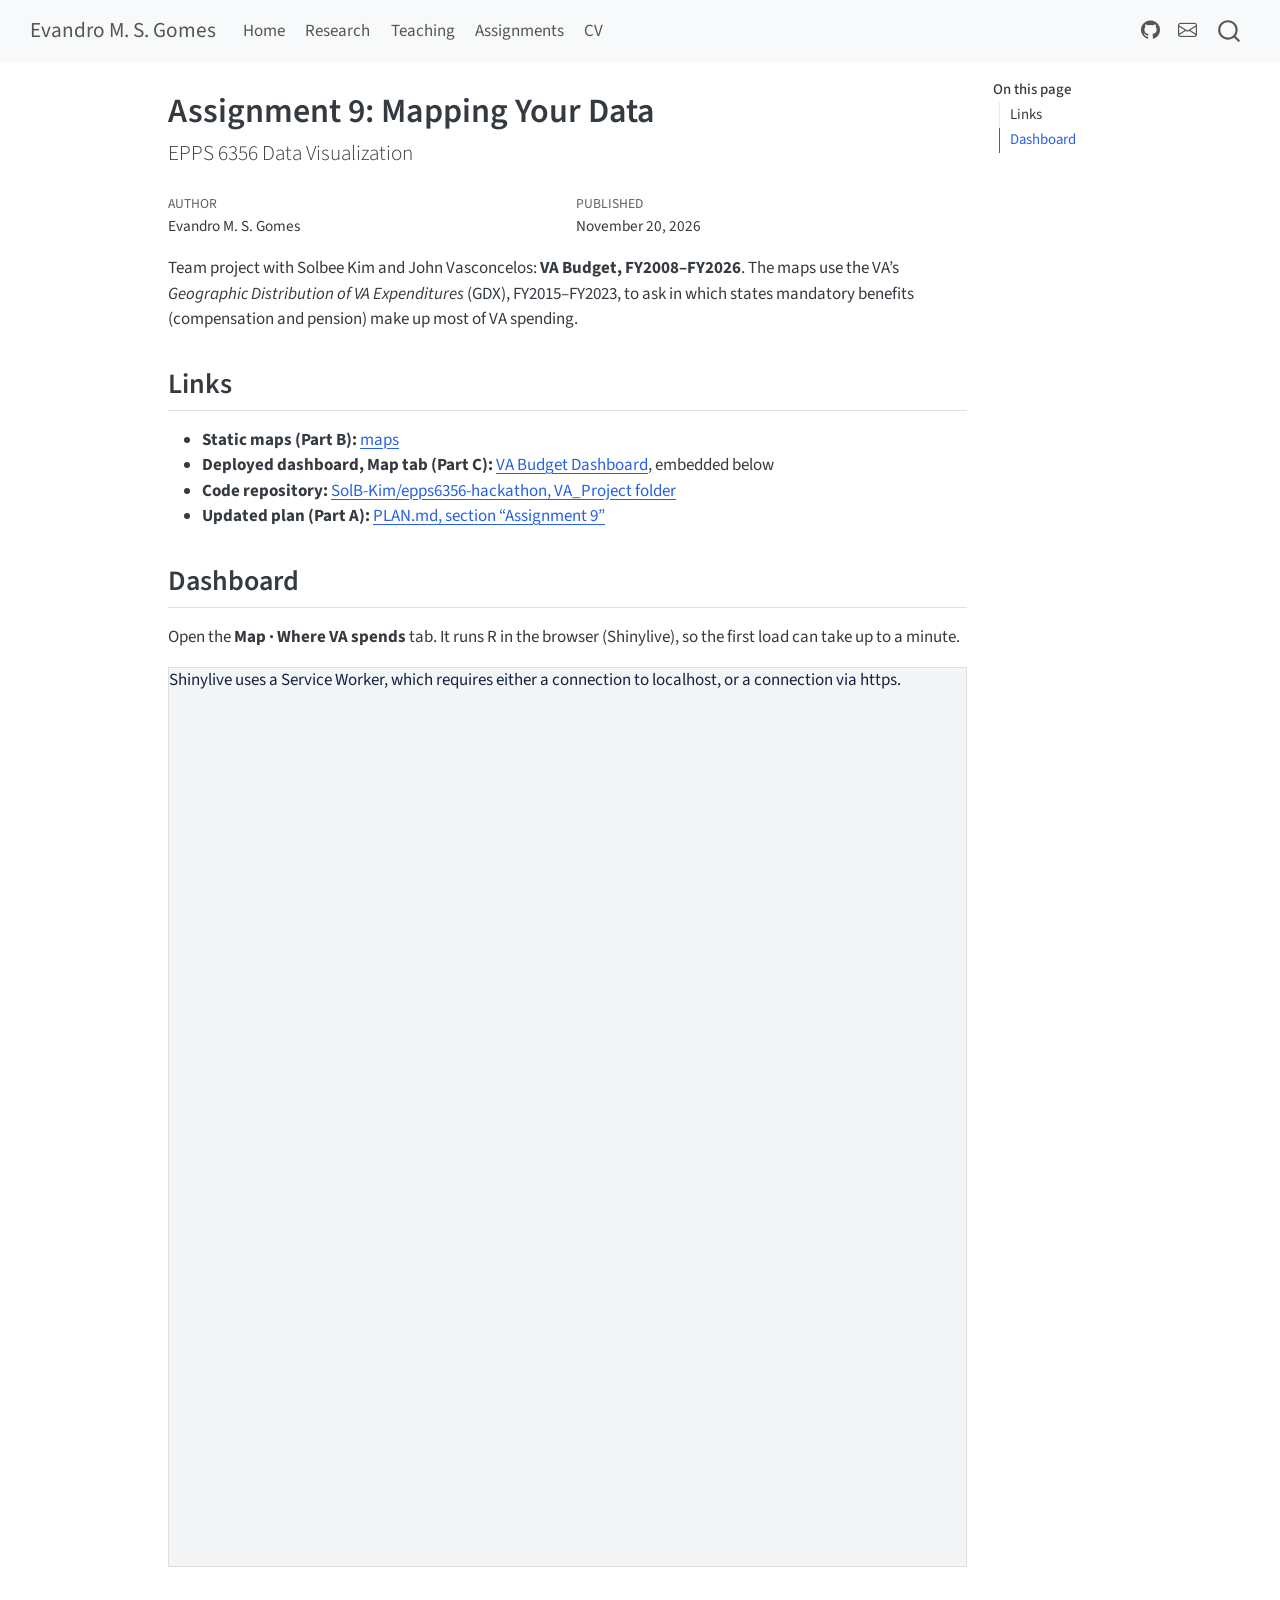
<file: docs/assignment09.html>
<!DOCTYPE html>
<html xmlns="http://www.w3.org/1999/xhtml" lang="en" xml:lang="en"><head>

<meta charset="utf-8">
<meta name="generator" content="quarto-1.9.38">

<meta name="viewport" content="width=device-width, initial-scale=1.0, user-scalable=yes">

<meta name="author" content="Evandro M. S. Gomes">
<meta name="dcterms.date" content="2026-11-20">

<title>Assignment 9: Mapping Your Data – Evandro M. S. Gomes</title>
<style>
/* Default styles provided by pandoc.
** See https://pandoc.org/MANUAL.html#variables-for-html for config info.
*/
code{white-space: pre-wrap;}
span.smallcaps{font-variant: small-caps;}
div.columns{display: flex; gap: min(4vw, 1.5em);}
div.column{flex: auto; overflow-x: auto;}
div.hanging-indent{margin-left: 1.5em; text-indent: -1.5em;}
ul.task-list{list-style: none;}
ul.task-list li input[type="checkbox"] {
  width: 0.8em;
  margin: 0 0.8em 0.2em -1em; /* quarto-specific, see https://github.com/quarto-dev/quarto-cli/issues/4556 */ 
  vertical-align: middle;
}
</style>


<script src="site_libs/quarto-nav/quarto-nav.js"></script>
<script src="site_libs/quarto-nav/headroom.min.js"></script>
<script src="site_libs/clipboard/clipboard.min.js"></script>
<script src="site_libs/quarto-search/autocomplete.umd.js"></script>
<script src="site_libs/quarto-search/fuse.min.js"></script>
<script src="site_libs/quarto-search/quarto-search.js"></script>
<meta name="quarto:offset" content="./">
<script src="site_libs/quarto-html/quarto.js" type="module"></script>
<script src="site_libs/quarto-html/tabsets/tabsets.js" type="module"></script>
<script src="site_libs/quarto-html/popper.min.js"></script>
<script src="site_libs/quarto-html/tippy.umd.min.js"></script>
<script src="site_libs/quarto-html/anchor.min.js"></script>
<link href="site_libs/quarto-html/tippy.css" rel="stylesheet">
<link href="site_libs/quarto-html/quarto-syntax-highlighting-15634bcf2e68342d4ad2dfa704d543f6.css" rel="stylesheet" id="quarto-text-highlighting-styles">
<script src="site_libs/bootstrap/bootstrap.min.js"></script>
<link href="site_libs/bootstrap/bootstrap-icons.css" rel="stylesheet">
<link href="site_libs/bootstrap/bootstrap-a0f9fd0d421825b736dc1bbcbcba2219.min.css" rel="stylesheet" append-hash="true" id="quarto-bootstrap" data-mode="light">
<script id="quarto-search-options" type="application/json">{
  "location": "navbar",
  "copy-button": false,
  "collapse-after": 3,
  "panel-placement": "end",
  "type": "overlay",
  "limit": 50,
  "keyboard-shortcut": [
    "f",
    "/",
    "s"
  ],
  "show-item-context": false,
  "language": {
    "search-no-results-text": "No results",
    "search-matching-documents-text": "matching documents",
    "search-copy-link-title": "Copy link to search",
    "search-hide-matches-text": "Hide additional matches",
    "search-more-match-text": "more match in this document",
    "search-more-matches-text": "more matches in this document",
    "search-clear-button-title": "Clear",
    "search-text-placeholder": "",
    "search-detached-cancel-button-title": "Cancel",
    "search-submit-button-title": "Submit",
    "search-label": "Search"
  }
}</script>


<link rel="stylesheet" href="styles.css">
</head>

<body class="nav-fixed quarto-light">

<div id="quarto-search-results"></div>
  <header id="quarto-header" class="headroom fixed-top">
    <nav class="navbar navbar-expand-lg " data-bs-theme="dark">
      <div class="navbar-container container-fluid">
      <div class="navbar-brand-container mx-auto">
    <a class="navbar-brand" href="./index.html">
    <span class="navbar-title">Evandro M. S. Gomes</span>
    </a>
  </div>
            <div id="quarto-search" class="" title="Search"></div>
          <button class="navbar-toggler" type="button" data-bs-toggle="collapse" data-bs-target="#navbarCollapse" aria-controls="navbarCollapse" role="menu" aria-expanded="false" aria-label="Toggle navigation" onclick="if (window.quartoToggleHeadroom) { window.quartoToggleHeadroom(); }">
  <span class="navbar-toggler-icon"></span>
</button>
          <div class="collapse navbar-collapse" id="navbarCollapse">
            <ul class="navbar-nav navbar-nav-scroll me-auto">
  <li class="nav-item">
    <a class="nav-link" href="./index.html"> 
<span class="menu-text">Home</span></a>
  </li>  
  <li class="nav-item">
    <a class="nav-link" href="./research.html"> 
<span class="menu-text">Research</span></a>
  </li>  
  <li class="nav-item">
    <a class="nav-link" href="./teaching.html"> 
<span class="menu-text">Teaching</span></a>
  </li>  
  <li class="nav-item">
    <a class="nav-link" href="./assignments.html"> 
<span class="menu-text">Assignments</span></a>
  </li>  
  <li class="nav-item">
    <a class="nav-link" href="./cv.html"> 
<span class="menu-text">CV</span></a>
  </li>  
</ul>
            <ul class="navbar-nav navbar-nav-scroll ms-auto">
  <li class="nav-item compact">
    <a class="nav-link" href="https://github.com/evandromsg"> <i class="bi bi-github" role="img">
</i> 
<span class="menu-text"></span></a>
  </li>  
  <li class="nav-item compact">
    <a class="nav-link" href="mailto:evandromsg@hotmail.com"> <i class="bi bi-envelope" role="img">
</i> 
<span class="menu-text"></span></a>
  </li>  
</ul>
          </div> <!-- /navcollapse -->
            <div class="quarto-navbar-tools">
</div>
      </div> <!-- /container-fluid -->
    </nav>
</header>
<!-- content -->
<div id="quarto-content" class="quarto-container page-columns page-rows-contents page-layout-article page-navbar">
<!-- sidebar -->
<!-- margin-sidebar -->
    <div id="quarto-margin-sidebar" class="sidebar margin-sidebar">
        <nav id="TOC" role="doc-toc" class="toc-active">
    <h2 id="toc-title">On this page</h2>
   
  <ul>
  <li><a href="#links" id="toc-links" class="nav-link active" data-scroll-target="#links">Links</a></li>
  <li><a href="#dashboard" id="toc-dashboard" class="nav-link" data-scroll-target="#dashboard">Dashboard</a></li>
  </ul>
</nav>
    </div>
<!-- main -->
<main class="content" id="quarto-document-content">

<header id="title-block-header" class="quarto-title-block default">
<div class="quarto-title">
<h1 class="title">Assignment 9: Mapping Your Data</h1>
<p class="subtitle lead">EPPS 6356 Data Visualization</p>
</div>



<div class="quarto-title-meta">

    <div>
    <div class="quarto-title-meta-heading">Author</div>
    <div class="quarto-title-meta-contents">
             <p>Evandro M. S. Gomes </p>
          </div>
  </div>
    
    <div>
    <div class="quarto-title-meta-heading">Published</div>
    <div class="quarto-title-meta-contents">
      <p class="date">November 20, 2026</p>
    </div>
  </div>
  
    
  </div>
  


</header>


<p>Team project with Solbee Kim and John Vasconcelos: <strong>VA Budget, FY2008–FY2026</strong>. The maps use the VA’s <em>Geographic Distribution of VA Expenditures</em> (GDX), FY2015–FY2023, to ask in which states mandatory benefits (compensation and pension) make up most of VA spending.</p>
<section id="links" class="level2">
<h2 class="anchored" data-anchor-id="links">Links</h2>
<ul>
<li><strong>Static maps (Part B):</strong> <a href="./maps.html">maps</a></li>
<li><strong>Deployed dashboard, Map tab (Part C):</strong> <a href="./va_dashboard.html">VA Budget Dashboard</a>, embedded below</li>
<li><strong>Code repository:</strong> <a href="https://github.com/SolB-Kim/epps6356-hackathon/tree/main/VA_Project">SolB-Kim/epps6356-hackathon, VA_Project folder</a></li>
<li><strong>Updated plan (Part A):</strong> <a href="https://github.com/SolB-Kim/epps6356-hackathon/blob/main/VA_Project/PLAN.md">PLAN.md, section “Assignment 9”</a></li>
</ul>
</section>
<section id="dashboard" class="level2">
<h2 class="anchored" data-anchor-id="dashboard">Dashboard</h2>
<p>Open the <strong>Map · Where VA spends</strong> tab. It runs R in the browser (Shinylive), so the first load can take up to a minute.</p>
<iframe src="va_dashboard.html" width="100%" height="900" style="border:1px solid #ddd;">
</iframe>


</section>

</main> <!-- /main -->
<script id="quarto-html-after-body" type="application/javascript">
  window.document.addEventListener("DOMContentLoaded", function (event) {
    const icon = "";
    const anchorJS = new window.AnchorJS();
    anchorJS.options = {
      placement: 'right',
      icon: icon
    };
    anchorJS.add('.anchored');
    const isCodeAnnotation = (el) => {
      for (const clz of el.classList) {
        if (clz.startsWith('code-annotation-')) {                     
          return true;
        }
      }
      return false;
    }
    const onCopySuccess = function(e) {
      // button target
      const button = e.trigger;
      // don't keep focus
      button.blur();
      // flash "checked"
      button.classList.add('code-copy-button-checked');
      var currentTitle = button.getAttribute("title");
      button.setAttribute("title", "Copied!");
      let tooltip;
      if (window.bootstrap) {
        button.setAttribute("data-bs-toggle", "tooltip");
        button.setAttribute("data-bs-placement", "left");
        button.setAttribute("data-bs-title", "Copied!");
        tooltip = new bootstrap.Tooltip(button, 
          { trigger: "manual", 
            customClass: "code-copy-button-tooltip",
            offset: [0, -8]});
        tooltip.show();    
      }
      setTimeout(function() {
        if (tooltip) {
          tooltip.hide();
          button.removeAttribute("data-bs-title");
          button.removeAttribute("data-bs-toggle");
          button.removeAttribute("data-bs-placement");
        }
        button.setAttribute("title", currentTitle);
        button.classList.remove('code-copy-button-checked');
      }, 1000);
      // clear code selection
      e.clearSelection();
    }
    const getTextToCopy = function(trigger) {
      const outerScaffold = trigger.parentElement.cloneNode(true);
      const codeEl = outerScaffold.querySelector('code');
      for (const childEl of codeEl.children) {
        if (isCodeAnnotation(childEl)) {
          childEl.remove();
        }
      }
      return codeEl.innerText;
    }
    const clipboard = new window.ClipboardJS('.code-copy-button:not([data-in-quarto-modal])', {
      text: getTextToCopy
    });
    clipboard.on('success', onCopySuccess);
    if (window.document.getElementById('quarto-embedded-source-code-modal')) {
      const clipboardModal = new window.ClipboardJS('.code-copy-button[data-in-quarto-modal]', {
        text: getTextToCopy,
        container: window.document.getElementById('quarto-embedded-source-code-modal')
      });
      clipboardModal.on('success', onCopySuccess);
    }
      var localhostRegex = new RegExp(/^(?:http|https):\/\/localhost\:?[0-9]*\//);
      var mailtoRegex = new RegExp(/^mailto:/);
        var filterRegex = new RegExp('/' + window.location.host + '/');
      var isInternal = (href) => {
          return filterRegex.test(href) || localhostRegex.test(href) || mailtoRegex.test(href);
      }
      // Inspect non-navigation links and adorn them if external
     var links = window.document.querySelectorAll('a[href]:not(.nav-link):not(.navbar-brand):not(.toc-action):not(.sidebar-link):not(.sidebar-item-toggle):not(.pagination-link):not(.no-external):not([aria-hidden]):not(.dropdown-item):not(.quarto-navigation-tool):not(.about-link)');
      for (var i=0; i<links.length; i++) {
        const link = links[i];
        if (!isInternal(link.href)) {
          // undo the damage that might have been done by quarto-nav.js in the case of
          // links that we want to consider external
          if (link.dataset.originalHref !== undefined) {
            link.href = link.dataset.originalHref;
          }
        }
      }
    function tippyHover(el, contentFn, onTriggerFn, onUntriggerFn) {
      const config = {
        allowHTML: true,
        maxWidth: 500,
        delay: 100,
        arrow: false,
        appendTo: function(el) {
            return el.parentElement;
        },
        interactive: true,
        interactiveBorder: 10,
        theme: 'quarto',
        placement: 'bottom-start',
      };
      if (contentFn) {
        config.content = contentFn;
      }
      if (onTriggerFn) {
        config.onTrigger = onTriggerFn;
      }
      if (onUntriggerFn) {
        config.onUntrigger = onUntriggerFn;
      }
      window.tippy(el, config); 
    }
    const noterefs = window.document.querySelectorAll('a[role="doc-noteref"]');
    for (var i=0; i<noterefs.length; i++) {
      const ref = noterefs[i];
      tippyHover(ref, function() {
        // use id or data attribute instead here
        let href = ref.getAttribute('data-footnote-href') || ref.getAttribute('href');
        try { href = new URL(href).hash; } catch {}
        const id = href.replace(/^#\/?/, "");
        const note = window.document.getElementById(id);
        if (note) {
          return note.innerHTML;
        } else {
          return "";
        }
      });
    }
    const xrefs = window.document.querySelectorAll('a.quarto-xref');
    const processXRef = (id, note) => {
      // Strip column container classes
      const stripColumnClz = (el) => {
        el.classList.remove("page-full", "page-columns");
        if (el.children) {
          for (const child of el.children) {
            stripColumnClz(child);
          }
        }
      }
      stripColumnClz(note)
      if (id === null || id.startsWith('sec-')) {
        // Special case sections, only their first couple elements
        const container = document.createElement("div");
        if (note.children && note.children.length > 2) {
          container.appendChild(note.children[0].cloneNode(true));
          for (let i = 1; i < note.children.length; i++) {
            const child = note.children[i];
            if (child.tagName === "P" && child.innerText === "") {
              continue;
            } else {
              container.appendChild(child.cloneNode(true));
              break;
            }
          }
          if (window.Quarto?.typesetMath) {
            window.Quarto.typesetMath(container);
          }
          return container.innerHTML
        } else {
          if (window.Quarto?.typesetMath) {
            window.Quarto.typesetMath(note);
          }
          return note.innerHTML;
        }
      } else {
        // Remove any anchor links if they are present
        const anchorLink = note.querySelector('a.anchorjs-link');
        if (anchorLink) {
          anchorLink.remove();
        }
        if (window.Quarto?.typesetMath) {
          window.Quarto.typesetMath(note);
        }
        if (note.classList.contains("callout")) {
          return note.outerHTML;
        } else {
          return note.innerHTML;
        }
      }
    }
    for (var i=0; i<xrefs.length; i++) {
      const xref = xrefs[i];
      tippyHover(xref, undefined, function(instance) {
        instance.disable();
        let url = xref.getAttribute('href');
        let hash = undefined; 
        if (url.startsWith('#')) {
          hash = url;
        } else {
          try { hash = new URL(url).hash; } catch {}
        }
        if (hash) {
          const id = hash.replace(/^#\/?/, "");
          const note = window.document.getElementById(id);
          if (note !== null) {
            try {
              const html = processXRef(id, note.cloneNode(true));
              instance.setContent(html);
            } finally {
              instance.enable();
              instance.show();
            }
          } else {
            // See if we can fetch this
            fetch(url.split('#')[0])
            .then(res => res.text())
            .then(html => {
              const parser = new DOMParser();
              const htmlDoc = parser.parseFromString(html, "text/html");
              const note = htmlDoc.getElementById(id);
              if (note !== null) {
                const html = processXRef(id, note);
                instance.setContent(html);
              } 
            }).finally(() => {
              instance.enable();
              instance.show();
            });
          }
        } else {
          // See if we can fetch a full url (with no hash to target)
          // This is a special case and we should probably do some content thinning / targeting
          fetch(url)
          .then(res => res.text())
          .then(html => {
            const parser = new DOMParser();
            const htmlDoc = parser.parseFromString(html, "text/html");
            const note = htmlDoc.querySelector('main.content');
            if (note !== null) {
              // This should only happen for chapter cross references
              // (since there is no id in the URL)
              // remove the first header
              if (note.children.length > 0 && note.children[0].tagName === "HEADER") {
                note.children[0].remove();
              }
              const html = processXRef(null, note);
              instance.setContent(html);
            } 
          }).finally(() => {
            instance.enable();
            instance.show();
          });
        }
      }, function(instance) {
      });
    }
        let selectedAnnoteEl;
        const selectorForAnnotation = ( cell, annotation) => {
          let cellAttr = 'data-code-cell="' + cell + '"';
          let lineAttr = 'data-code-annotation="' +  annotation + '"';
          const selector = 'span[' + cellAttr + '][' + lineAttr + ']';
          return selector;
        }
        const selectCodeLines = (annoteEl) => {
          const doc = window.document;
          const targetCell = annoteEl.getAttribute("data-target-cell");
          const targetAnnotation = annoteEl.getAttribute("data-target-annotation");
          const annoteSpan = window.document.querySelector(selectorForAnnotation(targetCell, targetAnnotation));
          const lines = annoteSpan.getAttribute("data-code-lines").split(",");
          const lineIds = lines.map((line) => {
            return targetCell + "-" + line;
          })
          let top = null;
          let height = null;
          let parent = null;
          if (lineIds.length > 0) {
              //compute the position of the single el (top and bottom and make a div)
              const el = window.document.getElementById(lineIds[0]);
              top = el.offsetTop;
              height = el.offsetHeight;
              parent = el.parentElement.parentElement;
            if (lineIds.length > 1) {
              const lastEl = window.document.getElementById(lineIds[lineIds.length - 1]);
              const bottom = lastEl.offsetTop + lastEl.offsetHeight;
              height = bottom - top;
            }
            if (top !== null && height !== null && parent !== null) {
              // cook up a div (if necessary) and position it 
              let div = window.document.getElementById("code-annotation-line-highlight");
              if (div === null) {
                div = window.document.createElement("div");
                div.setAttribute("id", "code-annotation-line-highlight");
                div.style.position = 'absolute';
                parent.appendChild(div);
              }
              div.style.top = top - 2 + "px";
              div.style.height = height + 4 + "px";
              div.style.left = 0;
              let gutterDiv = window.document.getElementById("code-annotation-line-highlight-gutter");
              if (gutterDiv === null) {
                gutterDiv = window.document.createElement("div");
                gutterDiv.setAttribute("id", "code-annotation-line-highlight-gutter");
                gutterDiv.style.position = 'absolute';
                const codeCell = window.document.getElementById(targetCell);
                const gutter = codeCell.querySelector('.code-annotation-gutter');
                gutter.appendChild(gutterDiv);
              }
              gutterDiv.style.top = top - 2 + "px";
              gutterDiv.style.height = height + 4 + "px";
            }
            selectedAnnoteEl = annoteEl;
          }
        };
        const unselectCodeLines = () => {
          const elementsIds = ["code-annotation-line-highlight", "code-annotation-line-highlight-gutter"];
          elementsIds.forEach((elId) => {
            const div = window.document.getElementById(elId);
            if (div) {
              div.remove();
            }
          });
          selectedAnnoteEl = undefined;
        };
          // Handle positioning of the toggle
      window.addEventListener(
        "resize",
        throttle(() => {
          elRect = undefined;
          if (selectedAnnoteEl) {
            selectCodeLines(selectedAnnoteEl);
          }
        }, 10)
      );
      function throttle(fn, ms) {
      let throttle = false;
      let timer;
        return (...args) => {
          if(!throttle) { // first call gets through
              fn.apply(this, args);
              throttle = true;
          } else { // all the others get throttled
              if(timer) clearTimeout(timer); // cancel #2
              timer = setTimeout(() => {
                fn.apply(this, args);
                timer = throttle = false;
              }, ms);
          }
        };
      }
        // Attach click handler to the DT
        const annoteDls = window.document.querySelectorAll('dt[data-target-cell]');
        for (const annoteDlNode of annoteDls) {
          annoteDlNode.addEventListener('click', (event) => {
            const clickedEl = event.target;
            if (clickedEl !== selectedAnnoteEl) {
              unselectCodeLines();
              const activeEl = window.document.querySelector('dt[data-target-cell].code-annotation-active');
              if (activeEl) {
                activeEl.classList.remove('code-annotation-active');
              }
              selectCodeLines(clickedEl);
              clickedEl.classList.add('code-annotation-active');
            } else {
              // Unselect the line
              unselectCodeLines();
              clickedEl.classList.remove('code-annotation-active');
            }
          });
        }
    const findCites = (el) => {
      const parentEl = el.parentElement;
      if (parentEl) {
        const cites = parentEl.dataset.cites;
        if (cites) {
          return {
            el,
            cites: cites.split(' ')
          };
        } else {
          return findCites(el.parentElement)
        }
      } else {
        return undefined;
      }
    };
    var bibliorefs = window.document.querySelectorAll('a[role="doc-biblioref"]');
    for (var i=0; i<bibliorefs.length; i++) {
      const ref = bibliorefs[i];
      const citeInfo = findCites(ref);
      if (citeInfo) {
        tippyHover(citeInfo.el, function() {
          var popup = window.document.createElement('div');
          citeInfo.cites.forEach(function(cite) {
            var citeDiv = window.document.createElement('div');
            citeDiv.classList.add('hanging-indent');
            citeDiv.classList.add('csl-entry');
            var biblioDiv = window.document.getElementById('ref-' + cite);
            if (biblioDiv) {
              citeDiv.innerHTML = biblioDiv.innerHTML;
            }
            popup.appendChild(citeDiv);
          });
          return popup.innerHTML;
        });
      }
    }
  });
  </script>
</div> <!-- /content -->




</body></html>
</file>
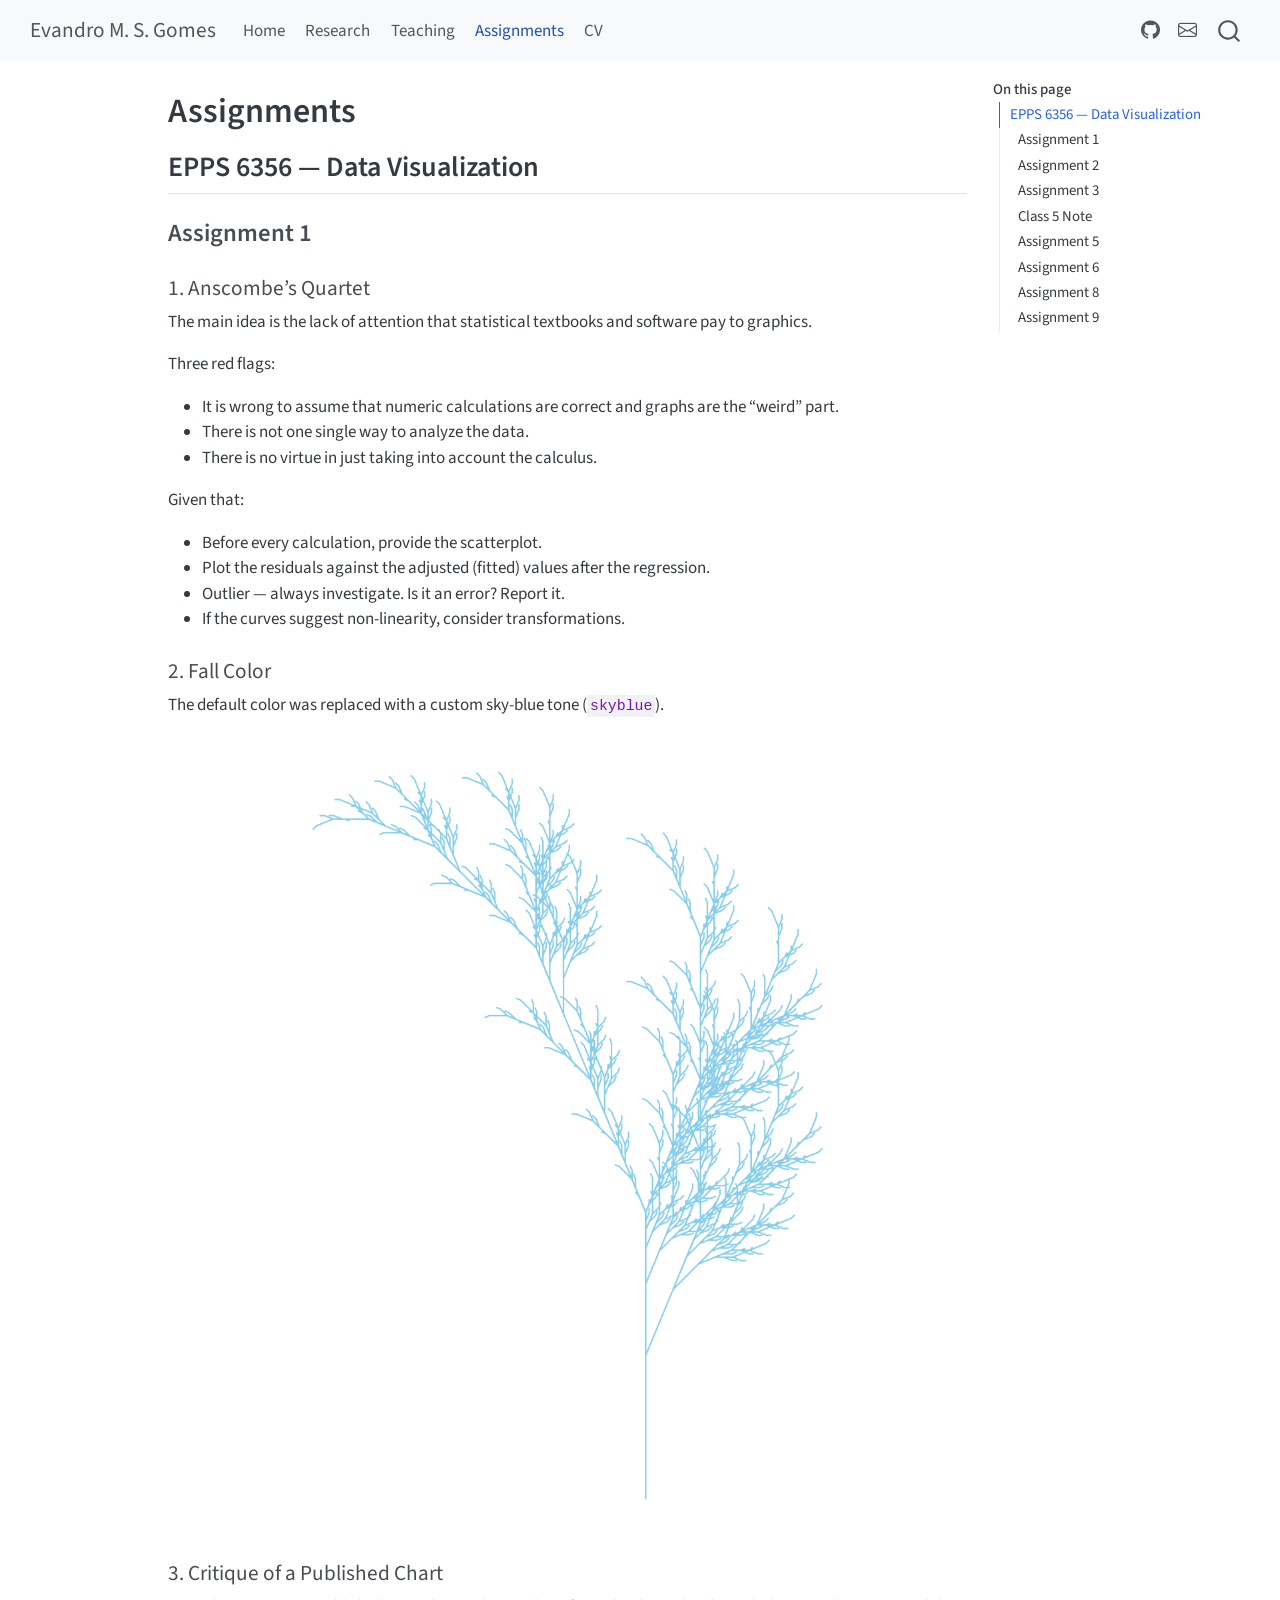
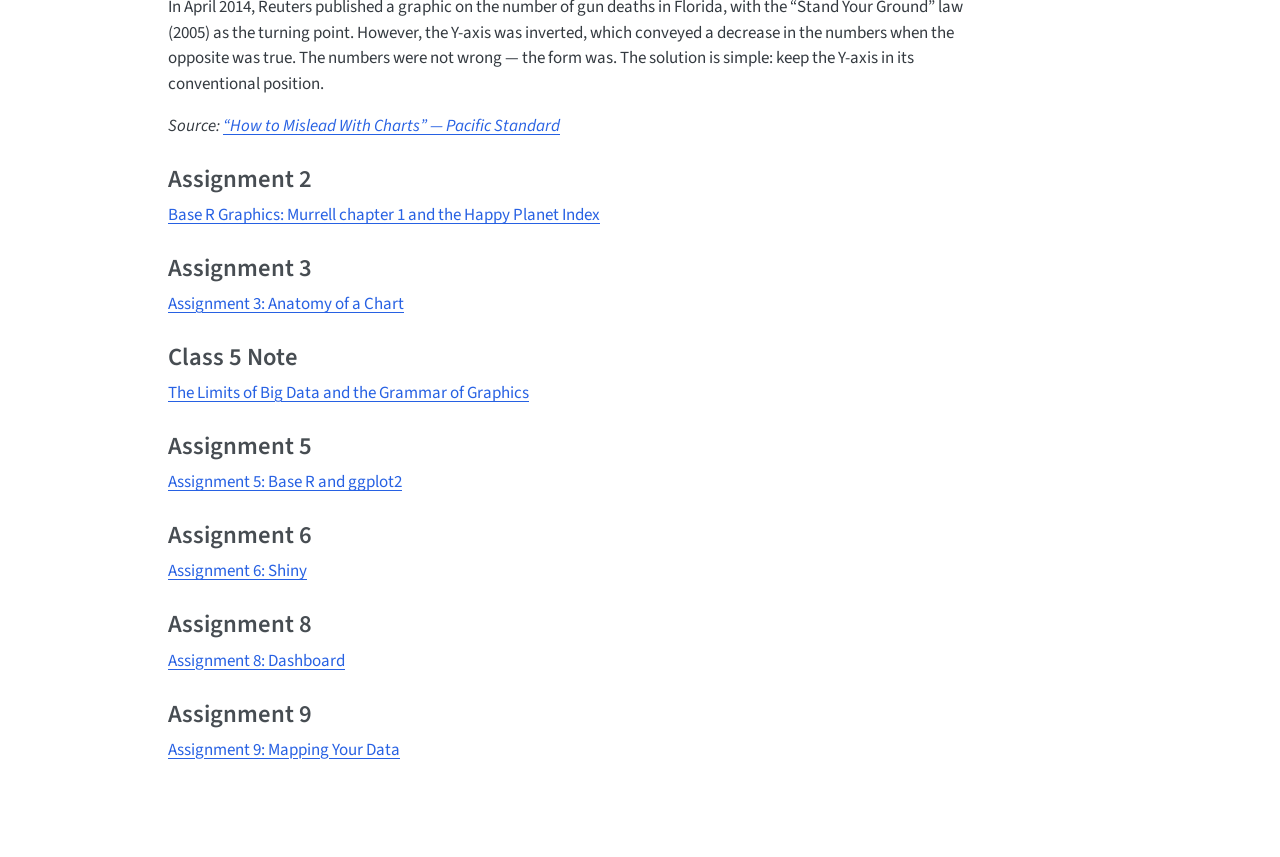
<file: docs/assignments.html>
<!DOCTYPE html>
<html xmlns="http://www.w3.org/1999/xhtml" lang="en" xml:lang="en"><head>

<meta charset="utf-8">
<meta name="generator" content="quarto-1.9.38">

<meta name="viewport" content="width=device-width, initial-scale=1.0, user-scalable=yes">


<title>Assignments – Evandro M. S. Gomes</title>
<style>
/* Default styles provided by pandoc.
** See https://pandoc.org/MANUAL.html#variables-for-html for config info.
*/
code{white-space: pre-wrap;}
span.smallcaps{font-variant: small-caps;}
div.columns{display: flex; gap: min(4vw, 1.5em);}
div.column{flex: auto; overflow-x: auto;}
div.hanging-indent{margin-left: 1.5em; text-indent: -1.5em;}
ul.task-list{list-style: none;}
ul.task-list li input[type="checkbox"] {
  width: 0.8em;
  margin: 0 0.8em 0.2em -1em; /* quarto-specific, see https://github.com/quarto-dev/quarto-cli/issues/4556 */ 
  vertical-align: middle;
}
</style>


<script src="site_libs/quarto-nav/quarto-nav.js"></script>
<script src="site_libs/quarto-nav/headroom.min.js"></script>
<script src="site_libs/clipboard/clipboard.min.js"></script>
<script src="site_libs/quarto-search/autocomplete.umd.js"></script>
<script src="site_libs/quarto-search/fuse.min.js"></script>
<script src="site_libs/quarto-search/quarto-search.js"></script>
<meta name="quarto:offset" content="./">
<script src="site_libs/quarto-html/quarto.js" type="module"></script>
<script src="site_libs/quarto-html/tabsets/tabsets.js" type="module"></script>
<script src="site_libs/quarto-html/popper.min.js"></script>
<script src="site_libs/quarto-html/tippy.umd.min.js"></script>
<script src="site_libs/quarto-html/anchor.min.js"></script>
<link href="site_libs/quarto-html/tippy.css" rel="stylesheet">
<link href="site_libs/quarto-html/quarto-syntax-highlighting-15634bcf2e68342d4ad2dfa704d543f6.css" rel="stylesheet" id="quarto-text-highlighting-styles">
<script src="site_libs/bootstrap/bootstrap.min.js"></script>
<link href="site_libs/bootstrap/bootstrap-icons.css" rel="stylesheet">
<link href="site_libs/bootstrap/bootstrap-a0f9fd0d421825b736dc1bbcbcba2219.min.css" rel="stylesheet" append-hash="true" id="quarto-bootstrap" data-mode="light">
<script id="quarto-search-options" type="application/json">{
  "location": "navbar",
  "copy-button": false,
  "collapse-after": 3,
  "panel-placement": "end",
  "type": "overlay",
  "limit": 50,
  "keyboard-shortcut": [
    "f",
    "/",
    "s"
  ],
  "show-item-context": false,
  "language": {
    "search-no-results-text": "No results",
    "search-matching-documents-text": "matching documents",
    "search-copy-link-title": "Copy link to search",
    "search-hide-matches-text": "Hide additional matches",
    "search-more-match-text": "more match in this document",
    "search-more-matches-text": "more matches in this document",
    "search-clear-button-title": "Clear",
    "search-text-placeholder": "",
    "search-detached-cancel-button-title": "Cancel",
    "search-submit-button-title": "Submit",
    "search-label": "Search"
  }
}</script>


<link rel="stylesheet" href="styles.css">
</head>

<body class="nav-fixed quarto-light">

<div id="quarto-search-results"></div>
  <header id="quarto-header" class="headroom fixed-top">
    <nav class="navbar navbar-expand-lg " data-bs-theme="dark">
      <div class="navbar-container container-fluid">
      <div class="navbar-brand-container mx-auto">
    <a class="navbar-brand" href="./index.html">
    <span class="navbar-title">Evandro M. S. Gomes</span>
    </a>
  </div>
            <div id="quarto-search" class="" title="Search"></div>
          <button class="navbar-toggler" type="button" data-bs-toggle="collapse" data-bs-target="#navbarCollapse" aria-controls="navbarCollapse" role="menu" aria-expanded="false" aria-label="Toggle navigation" onclick="if (window.quartoToggleHeadroom) { window.quartoToggleHeadroom(); }">
  <span class="navbar-toggler-icon"></span>
</button>
          <div class="collapse navbar-collapse" id="navbarCollapse">
            <ul class="navbar-nav navbar-nav-scroll me-auto">
  <li class="nav-item">
    <a class="nav-link" href="./index.html"> 
<span class="menu-text">Home</span></a>
  </li>  
  <li class="nav-item">
    <a class="nav-link" href="./research.html"> 
<span class="menu-text">Research</span></a>
  </li>  
  <li class="nav-item">
    <a class="nav-link" href="./teaching.html"> 
<span class="menu-text">Teaching</span></a>
  </li>  
  <li class="nav-item">
    <a class="nav-link active" href="./assignments.html" aria-current="page"> 
<span class="menu-text">Assignments</span></a>
  </li>  
  <li class="nav-item">
    <a class="nav-link" href="./cv.html"> 
<span class="menu-text">CV</span></a>
  </li>  
</ul>
            <ul class="navbar-nav navbar-nav-scroll ms-auto">
  <li class="nav-item compact">
    <a class="nav-link" href="https://github.com/evandromsg"> <i class="bi bi-github" role="img">
</i> 
<span class="menu-text"></span></a>
  </li>  
  <li class="nav-item compact">
    <a class="nav-link" href="mailto:evandromsg@hotmail.com"> <i class="bi bi-envelope" role="img">
</i> 
<span class="menu-text"></span></a>
  </li>  
</ul>
          </div> <!-- /navcollapse -->
            <div class="quarto-navbar-tools">
</div>
      </div> <!-- /container-fluid -->
    </nav>
</header>
<!-- content -->
<div id="quarto-content" class="quarto-container page-columns page-rows-contents page-layout-article page-navbar">
<!-- sidebar -->
<!-- margin-sidebar -->
    <div id="quarto-margin-sidebar" class="sidebar margin-sidebar">
        <nav id="TOC" role="doc-toc" class="toc-active">
    <h2 id="toc-title">On this page</h2>
   
  <ul>
  <li><a href="#epps-6356-data-visualization" id="toc-epps-6356-data-visualization" class="nav-link active" data-scroll-target="#epps-6356-data-visualization">EPPS 6356 — Data Visualization</a>
  <ul class="collapse">
  <li><a href="#assignment-1" id="toc-assignment-1" class="nav-link" data-scroll-target="#assignment-1">Assignment 1</a></li>
  <li><a href="#assignment-2" id="toc-assignment-2" class="nav-link" data-scroll-target="#assignment-2">Assignment 2</a></li>
  <li><a href="#assignment-3" id="toc-assignment-3" class="nav-link" data-scroll-target="#assignment-3">Assignment 3</a></li>
  <li><a href="#class-5-note" id="toc-class-5-note" class="nav-link" data-scroll-target="#class-5-note">Class 5 Note</a></li>
  <li><a href="#assignment-5" id="toc-assignment-5" class="nav-link" data-scroll-target="#assignment-5">Assignment 5</a></li>
  <li><a href="#assignment-6" id="toc-assignment-6" class="nav-link" data-scroll-target="#assignment-6">Assignment 6</a></li>
  <li><a href="#assignment-8" id="toc-assignment-8" class="nav-link" data-scroll-target="#assignment-8">Assignment 8</a></li>
  <li><a href="#assignment-9" id="toc-assignment-9" class="nav-link" data-scroll-target="#assignment-9">Assignment 9</a></li>
  </ul></li>
  </ul>
</nav>
    </div>
<!-- main -->
<main class="content" id="quarto-document-content">

<header id="title-block-header" class="quarto-title-block default">
<div class="quarto-title">
<h1 class="title">Assignments</h1>
</div>



<div class="quarto-title-meta">

    
  
    
  </div>
  


</header>


<section id="epps-6356-data-visualization" class="level2">
<h2 class="anchored" data-anchor-id="epps-6356-data-visualization">EPPS 6356 — Data Visualization</h2>
<section id="assignment-1" class="level3">
<h3 class="anchored" data-anchor-id="assignment-1">Assignment 1</h3>
<section id="anscombes-quartet" class="level4">
<h4 class="anchored" data-anchor-id="anscombes-quartet">1. Anscombe’s Quartet</h4>
<p>The main idea is the lack of attention that statistical textbooks and software pay to graphics.</p>
<p>Three red flags:</p>
<ul>
<li>It is wrong to assume that numeric calculations are correct and graphs are the “weird” part.</li>
<li>There is not one single way to analyze the data.</li>
<li>There is no virtue in just taking into account the calculus.</li>
</ul>
<p>Given that:</p>
<ul>
<li>Before every calculation, provide the scatterplot.</li>
<li>Plot the residuals against the adjusted (fitted) values after the regression.</li>
<li>Outlier — always investigate. Is it an error? Report it.</li>
<li>If the curves suggest non-linearity, consider transformations.</li>
</ul>
</section>
<section id="fall-color" class="level4">
<h4 class="anchored" data-anchor-id="fall-color">2. Fall Color</h4>
<p>The default color was replaced with a custom sky-blue tone (<code>skyblue</code>).</p>
<p><img src="fall_color.png" class="img-fluid"></p>
</section>
<section id="critique-of-a-published-chart" class="level4">
<h4 class="anchored" data-anchor-id="critique-of-a-published-chart">3. Critique of a Published Chart</h4>
<p>In April 2014, Reuters published a graphic on the number of gun deaths in Florida, with the “Stand Your Ground” law (2005) as the turning point. However, the Y-axis was inverted, which conveyed a decrease in the numbers when the opposite was true. The numbers were not wrong — the form was. The solution is simple: keep the Y-axis in its conventional position.</p>
<p><em>Source: <a href="https://psmag.com/news/mislead-charts-stand-ground-laws-gun-deaths-79726/">“How to Mislead With Charts” — Pacific Standard</a></em></p>
</section>
</section>
<section id="assignment-2" class="level3">
<h3 class="anchored" data-anchor-id="assignment-2">Assignment 2</h3>
<p><a href="./assignment02.html">Base R Graphics: Murrell chapter 1 and the Happy Planet Index</a></p>
</section>
<section id="assignment-3" class="level3">
<h3 class="anchored" data-anchor-id="assignment-3">Assignment 3</h3>
<p><a href="./assignment03.html">Assignment 3: Anatomy of a Chart</a></p>
</section>
<section id="class-5-note" class="level3">
<h3 class="anchored" data-anchor-id="class-5-note">Class 5 Note</h3>
<p><a href="./class05_note.html">The Limits of Big Data and the Grammar of Graphics</a></p>
</section>
<section id="assignment-5" class="level3">
<h3 class="anchored" data-anchor-id="assignment-5">Assignment 5</h3>
<p><a href="./assignment05.html">Assignment 5: Base R and ggplot2</a></p>
</section>
<section id="assignment-6" class="level3">
<h3 class="anchored" data-anchor-id="assignment-6">Assignment 6</h3>
<p><a href="./assignment06.html">Assignment 6: Shiny</a></p>
</section>
<section id="assignment-8" class="level3">
<h3 class="anchored" data-anchor-id="assignment-8">Assignment 8</h3>
<p><a href="./assignment08.html">Assignment 8: Dashboard</a></p>
</section>
<section id="assignment-9" class="level3">
<h3 class="anchored" data-anchor-id="assignment-9">Assignment 9</h3>
<p><a href="./assignment09.html">Assignment 9: Mapping Your Data</a></p>


</section>
</section>

</main> <!-- /main -->
<script id="quarto-html-after-body" type="application/javascript">
  window.document.addEventListener("DOMContentLoaded", function (event) {
    const icon = "";
    const anchorJS = new window.AnchorJS();
    anchorJS.options = {
      placement: 'right',
      icon: icon
    };
    anchorJS.add('.anchored');
    const isCodeAnnotation = (el) => {
      for (const clz of el.classList) {
        if (clz.startsWith('code-annotation-')) {                     
          return true;
        }
      }
      return false;
    }
    const onCopySuccess = function(e) {
      // button target
      const button = e.trigger;
      // don't keep focus
      button.blur();
      // flash "checked"
      button.classList.add('code-copy-button-checked');
      var currentTitle = button.getAttribute("title");
      button.setAttribute("title", "Copied!");
      let tooltip;
      if (window.bootstrap) {
        button.setAttribute("data-bs-toggle", "tooltip");
        button.setAttribute("data-bs-placement", "left");
        button.setAttribute("data-bs-title", "Copied!");
        tooltip = new bootstrap.Tooltip(button, 
          { trigger: "manual", 
            customClass: "code-copy-button-tooltip",
            offset: [0, -8]});
        tooltip.show();    
      }
      setTimeout(function() {
        if (tooltip) {
          tooltip.hide();
          button.removeAttribute("data-bs-title");
          button.removeAttribute("data-bs-toggle");
          button.removeAttribute("data-bs-placement");
        }
        button.setAttribute("title", currentTitle);
        button.classList.remove('code-copy-button-checked');
      }, 1000);
      // clear code selection
      e.clearSelection();
    }
    const getTextToCopy = function(trigger) {
      const outerScaffold = trigger.parentElement.cloneNode(true);
      const codeEl = outerScaffold.querySelector('code');
      for (const childEl of codeEl.children) {
        if (isCodeAnnotation(childEl)) {
          childEl.remove();
        }
      }
      return codeEl.innerText;
    }
    const clipboard = new window.ClipboardJS('.code-copy-button:not([data-in-quarto-modal])', {
      text: getTextToCopy
    });
    clipboard.on('success', onCopySuccess);
    if (window.document.getElementById('quarto-embedded-source-code-modal')) {
      const clipboardModal = new window.ClipboardJS('.code-copy-button[data-in-quarto-modal]', {
        text: getTextToCopy,
        container: window.document.getElementById('quarto-embedded-source-code-modal')
      });
      clipboardModal.on('success', onCopySuccess);
    }
      var localhostRegex = new RegExp(/^(?:http|https):\/\/localhost\:?[0-9]*\//);
      var mailtoRegex = new RegExp(/^mailto:/);
        var filterRegex = new RegExp('/' + window.location.host + '/');
      var isInternal = (href) => {
          return filterRegex.test(href) || localhostRegex.test(href) || mailtoRegex.test(href);
      }
      // Inspect non-navigation links and adorn them if external
     var links = window.document.querySelectorAll('a[href]:not(.nav-link):not(.navbar-brand):not(.toc-action):not(.sidebar-link):not(.sidebar-item-toggle):not(.pagination-link):not(.no-external):not([aria-hidden]):not(.dropdown-item):not(.quarto-navigation-tool):not(.about-link)');
      for (var i=0; i<links.length; i++) {
        const link = links[i];
        if (!isInternal(link.href)) {
          // undo the damage that might have been done by quarto-nav.js in the case of
          // links that we want to consider external
          if (link.dataset.originalHref !== undefined) {
            link.href = link.dataset.originalHref;
          }
        }
      }
    function tippyHover(el, contentFn, onTriggerFn, onUntriggerFn) {
      const config = {
        allowHTML: true,
        maxWidth: 500,
        delay: 100,
        arrow: false,
        appendTo: function(el) {
            return el.parentElement;
        },
        interactive: true,
        interactiveBorder: 10,
        theme: 'quarto',
        placement: 'bottom-start',
      };
      if (contentFn) {
        config.content = contentFn;
      }
      if (onTriggerFn) {
        config.onTrigger = onTriggerFn;
      }
      if (onUntriggerFn) {
        config.onUntrigger = onUntriggerFn;
      }
      window.tippy(el, config); 
    }
    const noterefs = window.document.querySelectorAll('a[role="doc-noteref"]');
    for (var i=0; i<noterefs.length; i++) {
      const ref = noterefs[i];
      tippyHover(ref, function() {
        // use id or data attribute instead here
        let href = ref.getAttribute('data-footnote-href') || ref.getAttribute('href');
        try { href = new URL(href).hash; } catch {}
        const id = href.replace(/^#\/?/, "");
        const note = window.document.getElementById(id);
        if (note) {
          return note.innerHTML;
        } else {
          return "";
        }
      });
    }
    const xrefs = window.document.querySelectorAll('a.quarto-xref');
    const processXRef = (id, note) => {
      // Strip column container classes
      const stripColumnClz = (el) => {
        el.classList.remove("page-full", "page-columns");
        if (el.children) {
          for (const child of el.children) {
            stripColumnClz(child);
          }
        }
      }
      stripColumnClz(note)
      if (id === null || id.startsWith('sec-')) {
        // Special case sections, only their first couple elements
        const container = document.createElement("div");
        if (note.children && note.children.length > 2) {
          container.appendChild(note.children[0].cloneNode(true));
          for (let i = 1; i < note.children.length; i++) {
            const child = note.children[i];
            if (child.tagName === "P" && child.innerText === "") {
              continue;
            } else {
              container.appendChild(child.cloneNode(true));
              break;
            }
          }
          if (window.Quarto?.typesetMath) {
            window.Quarto.typesetMath(container);
          }
          return container.innerHTML
        } else {
          if (window.Quarto?.typesetMath) {
            window.Quarto.typesetMath(note);
          }
          return note.innerHTML;
        }
      } else {
        // Remove any anchor links if they are present
        const anchorLink = note.querySelector('a.anchorjs-link');
        if (anchorLink) {
          anchorLink.remove();
        }
        if (window.Quarto?.typesetMath) {
          window.Quarto.typesetMath(note);
        }
        if (note.classList.contains("callout")) {
          return note.outerHTML;
        } else {
          return note.innerHTML;
        }
      }
    }
    for (var i=0; i<xrefs.length; i++) {
      const xref = xrefs[i];
      tippyHover(xref, undefined, function(instance) {
        instance.disable();
        let url = xref.getAttribute('href');
        let hash = undefined; 
        if (url.startsWith('#')) {
          hash = url;
        } else {
          try { hash = new URL(url).hash; } catch {}
        }
        if (hash) {
          const id = hash.replace(/^#\/?/, "");
          const note = window.document.getElementById(id);
          if (note !== null) {
            try {
              const html = processXRef(id, note.cloneNode(true));
              instance.setContent(html);
            } finally {
              instance.enable();
              instance.show();
            }
          } else {
            // See if we can fetch this
            fetch(url.split('#')[0])
            .then(res => res.text())
            .then(html => {
              const parser = new DOMParser();
              const htmlDoc = parser.parseFromString(html, "text/html");
              const note = htmlDoc.getElementById(id);
              if (note !== null) {
                const html = processXRef(id, note);
                instance.setContent(html);
              } 
            }).finally(() => {
              instance.enable();
              instance.show();
            });
          }
        } else {
          // See if we can fetch a full url (with no hash to target)
          // This is a special case and we should probably do some content thinning / targeting
          fetch(url)
          .then(res => res.text())
          .then(html => {
            const parser = new DOMParser();
            const htmlDoc = parser.parseFromString(html, "text/html");
            const note = htmlDoc.querySelector('main.content');
            if (note !== null) {
              // This should only happen for chapter cross references
              // (since there is no id in the URL)
              // remove the first header
              if (note.children.length > 0 && note.children[0].tagName === "HEADER") {
                note.children[0].remove();
              }
              const html = processXRef(null, note);
              instance.setContent(html);
            } 
          }).finally(() => {
            instance.enable();
            instance.show();
          });
        }
      }, function(instance) {
      });
    }
        let selectedAnnoteEl;
        const selectorForAnnotation = ( cell, annotation) => {
          let cellAttr = 'data-code-cell="' + cell + '"';
          let lineAttr = 'data-code-annotation="' +  annotation + '"';
          const selector = 'span[' + cellAttr + '][' + lineAttr + ']';
          return selector;
        }
        const selectCodeLines = (annoteEl) => {
          const doc = window.document;
          const targetCell = annoteEl.getAttribute("data-target-cell");
          const targetAnnotation = annoteEl.getAttribute("data-target-annotation");
          const annoteSpan = window.document.querySelector(selectorForAnnotation(targetCell, targetAnnotation));
          const lines = annoteSpan.getAttribute("data-code-lines").split(",");
          const lineIds = lines.map((line) => {
            return targetCell + "-" + line;
          })
          let top = null;
          let height = null;
          let parent = null;
          if (lineIds.length > 0) {
              //compute the position of the single el (top and bottom and make a div)
              const el = window.document.getElementById(lineIds[0]);
              top = el.offsetTop;
              height = el.offsetHeight;
              parent = el.parentElement.parentElement;
            if (lineIds.length > 1) {
              const lastEl = window.document.getElementById(lineIds[lineIds.length - 1]);
              const bottom = lastEl.offsetTop + lastEl.offsetHeight;
              height = bottom - top;
            }
            if (top !== null && height !== null && parent !== null) {
              // cook up a div (if necessary) and position it 
              let div = window.document.getElementById("code-annotation-line-highlight");
              if (div === null) {
                div = window.document.createElement("div");
                div.setAttribute("id", "code-annotation-line-highlight");
                div.style.position = 'absolute';
                parent.appendChild(div);
              }
              div.style.top = top - 2 + "px";
              div.style.height = height + 4 + "px";
              div.style.left = 0;
              let gutterDiv = window.document.getElementById("code-annotation-line-highlight-gutter");
              if (gutterDiv === null) {
                gutterDiv = window.document.createElement("div");
                gutterDiv.setAttribute("id", "code-annotation-line-highlight-gutter");
                gutterDiv.style.position = 'absolute';
                const codeCell = window.document.getElementById(targetCell);
                const gutter = codeCell.querySelector('.code-annotation-gutter');
                gutter.appendChild(gutterDiv);
              }
              gutterDiv.style.top = top - 2 + "px";
              gutterDiv.style.height = height + 4 + "px";
            }
            selectedAnnoteEl = annoteEl;
          }
        };
        const unselectCodeLines = () => {
          const elementsIds = ["code-annotation-line-highlight", "code-annotation-line-highlight-gutter"];
          elementsIds.forEach((elId) => {
            const div = window.document.getElementById(elId);
            if (div) {
              div.remove();
            }
          });
          selectedAnnoteEl = undefined;
        };
          // Handle positioning of the toggle
      window.addEventListener(
        "resize",
        throttle(() => {
          elRect = undefined;
          if (selectedAnnoteEl) {
            selectCodeLines(selectedAnnoteEl);
          }
        }, 10)
      );
      function throttle(fn, ms) {
      let throttle = false;
      let timer;
        return (...args) => {
          if(!throttle) { // first call gets through
              fn.apply(this, args);
              throttle = true;
          } else { // all the others get throttled
              if(timer) clearTimeout(timer); // cancel #2
              timer = setTimeout(() => {
                fn.apply(this, args);
                timer = throttle = false;
              }, ms);
          }
        };
      }
        // Attach click handler to the DT
        const annoteDls = window.document.querySelectorAll('dt[data-target-cell]');
        for (const annoteDlNode of annoteDls) {
          annoteDlNode.addEventListener('click', (event) => {
            const clickedEl = event.target;
            if (clickedEl !== selectedAnnoteEl) {
              unselectCodeLines();
              const activeEl = window.document.querySelector('dt[data-target-cell].code-annotation-active');
              if (activeEl) {
                activeEl.classList.remove('code-annotation-active');
              }
              selectCodeLines(clickedEl);
              clickedEl.classList.add('code-annotation-active');
            } else {
              // Unselect the line
              unselectCodeLines();
              clickedEl.classList.remove('code-annotation-active');
            }
          });
        }
    const findCites = (el) => {
      const parentEl = el.parentElement;
      if (parentEl) {
        const cites = parentEl.dataset.cites;
        if (cites) {
          return {
            el,
            cites: cites.split(' ')
          };
        } else {
          return findCites(el.parentElement)
        }
      } else {
        return undefined;
      }
    };
    var bibliorefs = window.document.querySelectorAll('a[role="doc-biblioref"]');
    for (var i=0; i<bibliorefs.length; i++) {
      const ref = bibliorefs[i];
      const citeInfo = findCites(ref);
      if (citeInfo) {
        tippyHover(citeInfo.el, function() {
          var popup = window.document.createElement('div');
          citeInfo.cites.forEach(function(cite) {
            var citeDiv = window.document.createElement('div');
            citeDiv.classList.add('hanging-indent');
            citeDiv.classList.add('csl-entry');
            var biblioDiv = window.document.getElementById('ref-' + cite);
            if (biblioDiv) {
              citeDiv.innerHTML = biblioDiv.innerHTML;
            }
            popup.appendChild(citeDiv);
          });
          return popup.innerHTML;
        });
      }
    }
  });
  </script>
</div> <!-- /content -->




</body></html>
</file>
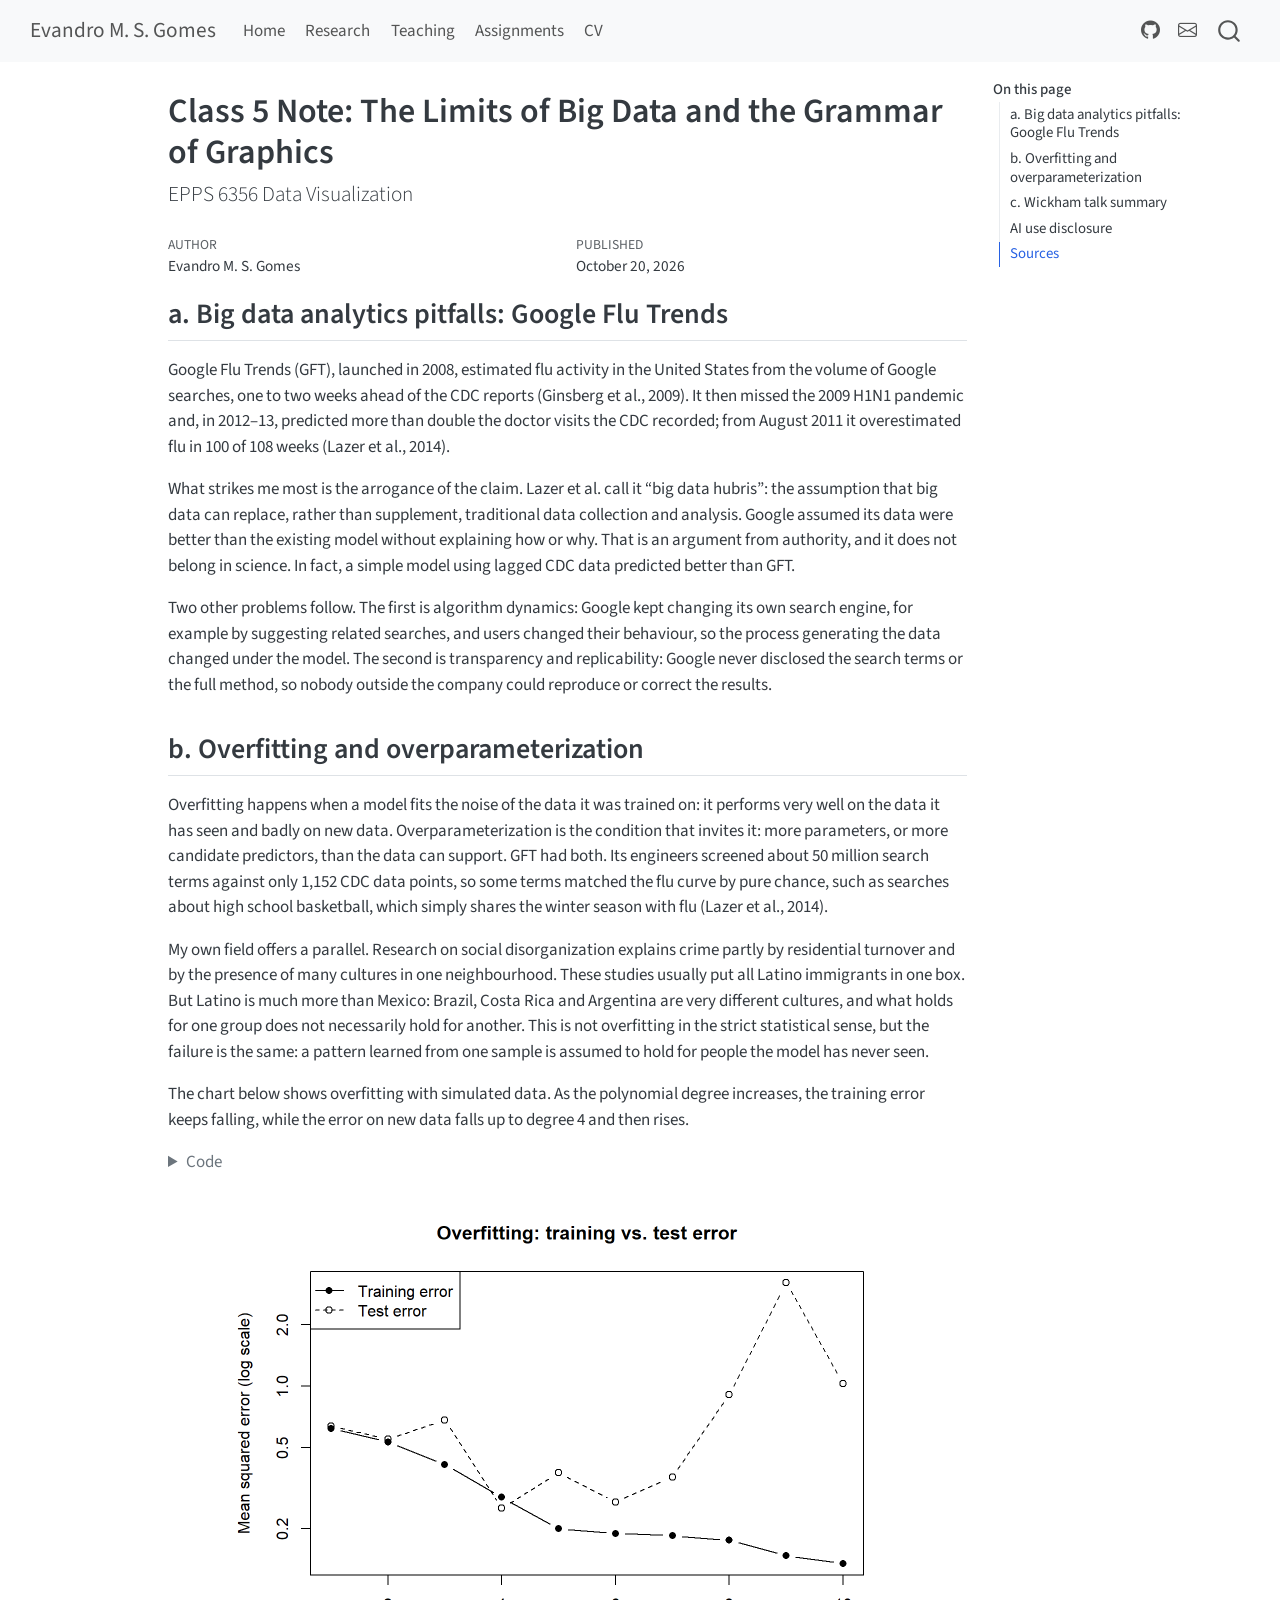
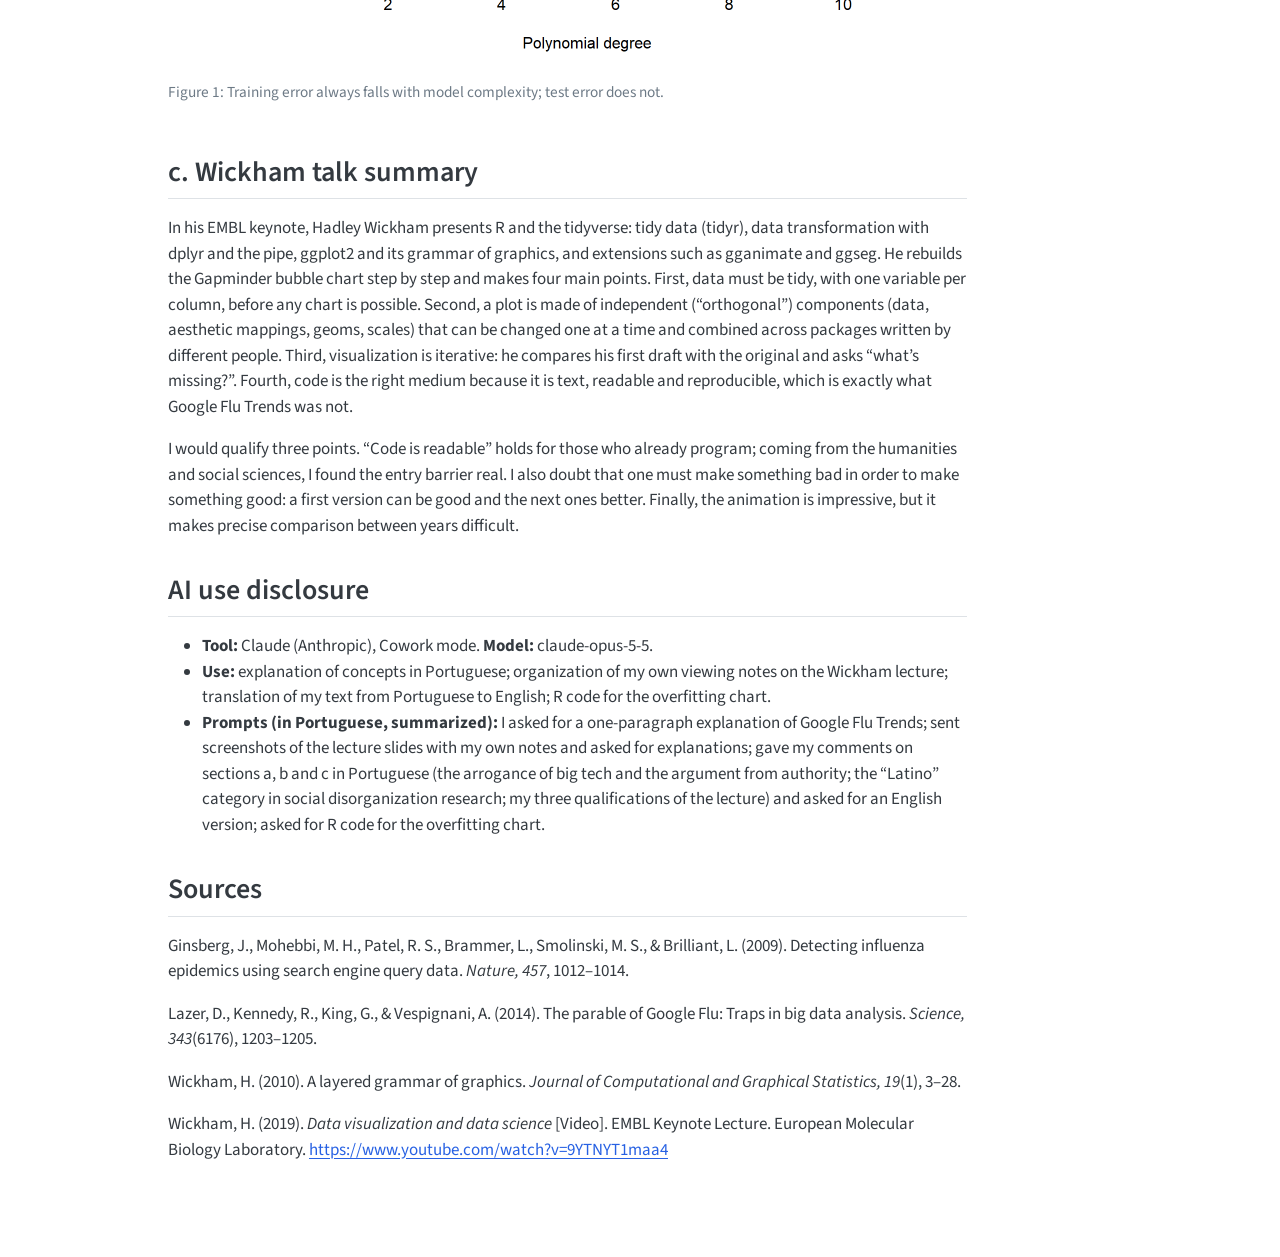
<file: docs/class05_note.html>
<!DOCTYPE html>
<html xmlns="http://www.w3.org/1999/xhtml" lang="en" xml:lang="en"><head>

<meta charset="utf-8">
<meta name="generator" content="quarto-1.9.38">

<meta name="viewport" content="width=device-width, initial-scale=1.0, user-scalable=yes">

<meta name="author" content="Evandro M. S. Gomes">
<meta name="dcterms.date" content="2026-10-20">

<title>Class 5 Note: The Limits of Big Data and the Grammar of Graphics – Evandro M. S. Gomes</title>
<style>
/* Default styles provided by pandoc.
** See https://pandoc.org/MANUAL.html#variables-for-html for config info.
*/
code{white-space: pre-wrap;}
span.smallcaps{font-variant: small-caps;}
div.columns{display: flex; gap: min(4vw, 1.5em);}
div.column{flex: auto; overflow-x: auto;}
div.hanging-indent{margin-left: 1.5em; text-indent: -1.5em;}
ul.task-list{list-style: none;}
ul.task-list li input[type="checkbox"] {
  width: 0.8em;
  margin: 0 0.8em 0.2em -1em; /* quarto-specific, see https://github.com/quarto-dev/quarto-cli/issues/4556 */ 
  vertical-align: middle;
}
/* CSS for syntax highlighting */
html { -webkit-text-size-adjust: 100%; }
pre > code.sourceCode { white-space: pre; position: relative; }
pre > code.sourceCode > span { display: inline-block; line-height: 1.25; }
pre > code.sourceCode > span:empty { height: 1.2em; }
.sourceCode { overflow: visible; }
code.sourceCode > span { color: inherit; text-decoration: inherit; }
div.sourceCode { margin: 1em 0; }
pre.sourceCode { margin: 0; }
@media screen {
div.sourceCode { overflow: auto; }
}
@media print {
pre > code.sourceCode { white-space: pre-wrap; }
pre > code.sourceCode > span { text-indent: -5em; padding-left: 5em; }
}
pre.numberSource code
  { counter-reset: source-line 0; }
pre.numberSource code > span
  { position: relative; left: -4em; counter-increment: source-line; }
pre.numberSource code > span > a:first-child::before
  { content: counter(source-line);
    position: relative; left: -1em; text-align: right; vertical-align: baseline;
    border: none; display: inline-block;
    -webkit-touch-callout: none; -webkit-user-select: none;
    -khtml-user-select: none; -moz-user-select: none;
    -ms-user-select: none; user-select: none;
    padding: 0 4px; width: 4em;
  }
pre.numberSource { margin-left: 3em;  padding-left: 4px; }
div.sourceCode
  {   }
@media screen {
pre > code.sourceCode > span > a:first-child::before { text-decoration: underline; }
}
</style>


<script src="site_libs/quarto-nav/quarto-nav.js"></script>
<script src="site_libs/quarto-nav/headroom.min.js"></script>
<script src="site_libs/clipboard/clipboard.min.js"></script>
<script src="site_libs/quarto-search/autocomplete.umd.js"></script>
<script src="site_libs/quarto-search/fuse.min.js"></script>
<script src="site_libs/quarto-search/quarto-search.js"></script>
<meta name="quarto:offset" content="./">
<script src="site_libs/quarto-html/quarto.js" type="module"></script>
<script src="site_libs/quarto-html/tabsets/tabsets.js" type="module"></script>
<script src="site_libs/quarto-html/popper.min.js"></script>
<script src="site_libs/quarto-html/tippy.umd.min.js"></script>
<script src="site_libs/quarto-html/anchor.min.js"></script>
<link href="site_libs/quarto-html/tippy.css" rel="stylesheet">
<link href="site_libs/quarto-html/quarto-syntax-highlighting-15634bcf2e68342d4ad2dfa704d543f6.css" rel="stylesheet" id="quarto-text-highlighting-styles">
<script src="site_libs/bootstrap/bootstrap.min.js"></script>
<link href="site_libs/bootstrap/bootstrap-icons.css" rel="stylesheet">
<link href="site_libs/bootstrap/bootstrap-a0f9fd0d421825b736dc1bbcbcba2219.min.css" rel="stylesheet" append-hash="true" id="quarto-bootstrap" data-mode="light">
<script id="quarto-search-options" type="application/json">{
  "location": "navbar",
  "copy-button": false,
  "collapse-after": 3,
  "panel-placement": "end",
  "type": "overlay",
  "limit": 50,
  "keyboard-shortcut": [
    "f",
    "/",
    "s"
  ],
  "show-item-context": false,
  "language": {
    "search-no-results-text": "No results",
    "search-matching-documents-text": "matching documents",
    "search-copy-link-title": "Copy link to search",
    "search-hide-matches-text": "Hide additional matches",
    "search-more-match-text": "more match in this document",
    "search-more-matches-text": "more matches in this document",
    "search-clear-button-title": "Clear",
    "search-text-placeholder": "",
    "search-detached-cancel-button-title": "Cancel",
    "search-submit-button-title": "Submit",
    "search-label": "Search"
  }
}</script>


<link rel="stylesheet" href="styles.css">
</head>

<body class="nav-fixed quarto-light">

<div id="quarto-search-results"></div>
  <header id="quarto-header" class="headroom fixed-top">
    <nav class="navbar navbar-expand-lg " data-bs-theme="dark">
      <div class="navbar-container container-fluid">
      <div class="navbar-brand-container mx-auto">
    <a class="navbar-brand" href="./index.html">
    <span class="navbar-title">Evandro M. S. Gomes</span>
    </a>
  </div>
            <div id="quarto-search" class="" title="Search"></div>
          <button class="navbar-toggler" type="button" data-bs-toggle="collapse" data-bs-target="#navbarCollapse" aria-controls="navbarCollapse" role="menu" aria-expanded="false" aria-label="Toggle navigation" onclick="if (window.quartoToggleHeadroom) { window.quartoToggleHeadroom(); }">
  <span class="navbar-toggler-icon"></span>
</button>
          <div class="collapse navbar-collapse" id="navbarCollapse">
            <ul class="navbar-nav navbar-nav-scroll me-auto">
  <li class="nav-item">
    <a class="nav-link" href="./index.html"> 
<span class="menu-text">Home</span></a>
  </li>  
  <li class="nav-item">
    <a class="nav-link" href="./research.html"> 
<span class="menu-text">Research</span></a>
  </li>  
  <li class="nav-item">
    <a class="nav-link" href="./teaching.html"> 
<span class="menu-text">Teaching</span></a>
  </li>  
  <li class="nav-item">
    <a class="nav-link" href="./assignments.html"> 
<span class="menu-text">Assignments</span></a>
  </li>  
  <li class="nav-item">
    <a class="nav-link" href="./cv.html"> 
<span class="menu-text">CV</span></a>
  </li>  
</ul>
            <ul class="navbar-nav navbar-nav-scroll ms-auto">
  <li class="nav-item compact">
    <a class="nav-link" href="https://github.com/evandromsg"> <i class="bi bi-github" role="img">
</i> 
<span class="menu-text"></span></a>
  </li>  
  <li class="nav-item compact">
    <a class="nav-link" href="mailto:evandromsg@hotmail.com"> <i class="bi bi-envelope" role="img">
</i> 
<span class="menu-text"></span></a>
  </li>  
</ul>
          </div> <!-- /navcollapse -->
            <div class="quarto-navbar-tools">
</div>
      </div> <!-- /container-fluid -->
    </nav>
</header>
<!-- content -->
<div id="quarto-content" class="quarto-container page-columns page-rows-contents page-layout-article page-navbar">
<!-- sidebar -->
<!-- margin-sidebar -->
    <div id="quarto-margin-sidebar" class="sidebar margin-sidebar">
        <nav id="TOC" role="doc-toc" class="toc-active">
    <h2 id="toc-title">On this page</h2>
   
  <ul>
  <li><a href="#a.-big-data-analytics-pitfalls-google-flu-trends" id="toc-a.-big-data-analytics-pitfalls-google-flu-trends" class="nav-link active" data-scroll-target="#a.-big-data-analytics-pitfalls-google-flu-trends">a. Big data analytics pitfalls: Google Flu Trends</a></li>
  <li><a href="#b.-overfitting-and-overparameterization" id="toc-b.-overfitting-and-overparameterization" class="nav-link" data-scroll-target="#b.-overfitting-and-overparameterization">b. Overfitting and overparameterization</a></li>
  <li><a href="#c.-wickham-talk-summary" id="toc-c.-wickham-talk-summary" class="nav-link" data-scroll-target="#c.-wickham-talk-summary">c.&nbsp;Wickham talk summary</a></li>
  <li><a href="#ai-use-disclosure" id="toc-ai-use-disclosure" class="nav-link" data-scroll-target="#ai-use-disclosure">AI use disclosure</a></li>
  <li><a href="#sources" id="toc-sources" class="nav-link" data-scroll-target="#sources">Sources</a></li>
  </ul>
</nav>
    </div>
<!-- main -->
<main class="content" id="quarto-document-content">

<header id="title-block-header" class="quarto-title-block default">
<div class="quarto-title">
<h1 class="title">Class 5 Note: The Limits of Big Data and the Grammar of Graphics</h1>
<p class="subtitle lead">EPPS 6356 Data Visualization</p>
</div>



<div class="quarto-title-meta">

    <div>
    <div class="quarto-title-meta-heading">Author</div>
    <div class="quarto-title-meta-contents">
             <p>Evandro M. S. Gomes </p>
          </div>
  </div>
    
    <div>
    <div class="quarto-title-meta-heading">Published</div>
    <div class="quarto-title-meta-contents">
      <p class="date">October 20, 2026</p>
    </div>
  </div>
  
    
  </div>
  


</header>


<section id="a.-big-data-analytics-pitfalls-google-flu-trends" class="level2">
<h2 class="anchored" data-anchor-id="a.-big-data-analytics-pitfalls-google-flu-trends">a. Big data analytics pitfalls: Google Flu Trends</h2>
<p>Google Flu Trends (GFT), launched in 2008, estimated flu activity in the United States from the volume of Google searches, one to two weeks ahead of the CDC reports (Ginsberg et al., 2009). It then missed the 2009 H1N1 pandemic and, in 2012–13, predicted more than double the doctor visits the CDC recorded; from August 2011 it overestimated flu in 100 of 108 weeks (Lazer et al., 2014).</p>
<p>What strikes me most is the arrogance of the claim. Lazer et al.&nbsp;call it “big data hubris”: the assumption that big data can replace, rather than supplement, traditional data collection and analysis. Google assumed its data were better than the existing model without explaining how or why. That is an argument from authority, and it does not belong in science. In fact, a simple model using lagged CDC data predicted better than GFT.</p>
<p>Two other problems follow. The first is algorithm dynamics: Google kept changing its own search engine, for example by suggesting related searches, and users changed their behaviour, so the process generating the data changed under the model. The second is transparency and replicability: Google never disclosed the search terms or the full method, so nobody outside the company could reproduce or correct the results.</p>
</section>
<section id="b.-overfitting-and-overparameterization" class="level2">
<h2 class="anchored" data-anchor-id="b.-overfitting-and-overparameterization">b. Overfitting and overparameterization</h2>
<p>Overfitting happens when a model fits the noise of the data it was trained on: it performs very well on the data it has seen and badly on new data. Overparameterization is the condition that invites it: more parameters, or more candidate predictors, than the data can support. GFT had both. Its engineers screened about 50 million search terms against only 1,152 CDC data points, so some terms matched the flu curve by pure chance, such as searches about high school basketball, which simply shares the winter season with flu (Lazer et al., 2014).</p>
<p>My own field offers a parallel. Research on social disorganization explains crime partly by residential turnover and by the presence of many cultures in one neighbourhood. These studies usually put all Latino immigrants in one box. But Latino is much more than Mexico: Brazil, Costa Rica and Argentina are very different cultures, and what holds for one group does not necessarily hold for another. This is not overfitting in the strict statistical sense, but the failure is the same: a pattern learned from one sample is assumed to hold for people the model has never seen.</p>
<p>The chart below shows overfitting with simulated data. As the polynomial degree increases, the training error keeps falling, while the error on new data falls up to degree 4 and then rises.</p>
<div class="cell">
<details class="code-fold">
<summary>Code</summary>
<div class="code-copy-outer-scaffold"><div class="sourceCode cell-code" id="cb1"><pre class="sourceCode r code-with-copy"><code class="sourceCode r"><span id="cb1-1"><a href="#cb1-1" aria-hidden="true" tabindex="-1"></a><span class="do">## Overfitting: training vs. test error as polynomial degree increases</span></span>
<span id="cb1-2"><a href="#cb1-2" aria-hidden="true" tabindex="-1"></a><span class="fu">set.seed</span>(<span class="dv">2</span>)</span>
<span id="cb1-3"><a href="#cb1-3" aria-hidden="true" tabindex="-1"></a>x <span class="ot">&lt;-</span> <span class="fu">runif</span>(<span class="dv">20</span>, <span class="dv">0</span>, <span class="dv">10</span>)                        <span class="co"># 20 training points</span></span>
<span id="cb1-4"><a href="#cb1-4" aria-hidden="true" tabindex="-1"></a>y <span class="ot">&lt;-</span> <span class="fu">sin</span>(x) <span class="sc">+</span> <span class="fu">rnorm</span>(<span class="dv">20</span>, <span class="at">sd =</span> <span class="fl">0.4</span>)</span>
<span id="cb1-5"><a href="#cb1-5" aria-hidden="true" tabindex="-1"></a>x_new <span class="ot">&lt;-</span> <span class="fu">runif</span>(<span class="dv">100</span>, <span class="dv">0</span>, <span class="dv">10</span>)                   <span class="co"># 100 new points, same process</span></span>
<span id="cb1-6"><a href="#cb1-6" aria-hidden="true" tabindex="-1"></a>y_new <span class="ot">&lt;-</span> <span class="fu">sin</span>(x_new) <span class="sc">+</span> <span class="fu">rnorm</span>(<span class="dv">100</span>, <span class="at">sd =</span> <span class="fl">0.4</span>)</span>
<span id="cb1-7"><a href="#cb1-7" aria-hidden="true" tabindex="-1"></a></span>
<span id="cb1-8"><a href="#cb1-8" aria-hidden="true" tabindex="-1"></a>degree <span class="ot">&lt;-</span> <span class="dv">1</span><span class="sc">:</span><span class="dv">10</span></span>
<span id="cb1-9"><a href="#cb1-9" aria-hidden="true" tabindex="-1"></a>train_err <span class="ot">&lt;-</span> test_err <span class="ot">&lt;-</span> <span class="fu">numeric</span>(<span class="dv">10</span>)</span>
<span id="cb1-10"><a href="#cb1-10" aria-hidden="true" tabindex="-1"></a><span class="cf">for</span> (d <span class="cf">in</span> degree) {</span>
<span id="cb1-11"><a href="#cb1-11" aria-hidden="true" tabindex="-1"></a>  fit <span class="ot">&lt;-</span> <span class="fu">lm</span>(y <span class="sc">~</span> <span class="fu">poly</span>(x, d))</span>
<span id="cb1-12"><a href="#cb1-12" aria-hidden="true" tabindex="-1"></a>  train_err[d] <span class="ot">&lt;-</span> <span class="fu">mean</span>((y <span class="sc">-</span> <span class="fu">predict</span>(fit))<span class="sc">^</span><span class="dv">2</span>)</span>
<span id="cb1-13"><a href="#cb1-13" aria-hidden="true" tabindex="-1"></a>  test_err[d]  <span class="ot">&lt;-</span> <span class="fu">mean</span>((y_new <span class="sc">-</span> <span class="fu">predict</span>(fit, <span class="fu">data.frame</span>(<span class="at">x =</span> x_new)))<span class="sc">^</span><span class="dv">2</span>)</span>
<span id="cb1-14"><a href="#cb1-14" aria-hidden="true" tabindex="-1"></a>}</span>
<span id="cb1-15"><a href="#cb1-15" aria-hidden="true" tabindex="-1"></a></span>
<span id="cb1-16"><a href="#cb1-16" aria-hidden="true" tabindex="-1"></a><span class="fu">plot</span>(degree, train_err, <span class="at">type =</span> <span class="st">"b"</span>, <span class="at">pch =</span> <span class="dv">16</span>, <span class="at">log =</span> <span class="st">"y"</span>,</span>
<span id="cb1-17"><a href="#cb1-17" aria-hidden="true" tabindex="-1"></a>     <span class="at">ylim =</span> <span class="fu">range</span>(train_err, test_err),</span>
<span id="cb1-18"><a href="#cb1-18" aria-hidden="true" tabindex="-1"></a>     <span class="at">xlab =</span> <span class="st">"Polynomial degree"</span>, <span class="at">ylab =</span> <span class="st">"Mean squared error (log scale)"</span>,</span>
<span id="cb1-19"><a href="#cb1-19" aria-hidden="true" tabindex="-1"></a>     <span class="at">main =</span> <span class="st">"Overfitting: training vs. test error"</span>)</span>
<span id="cb1-20"><a href="#cb1-20" aria-hidden="true" tabindex="-1"></a><span class="fu">lines</span>(degree, test_err, <span class="at">type =</span> <span class="st">"b"</span>, <span class="at">pch =</span> <span class="dv">1</span>, <span class="at">lty =</span> <span class="dv">2</span>)</span>
<span id="cb1-21"><a href="#cb1-21" aria-hidden="true" tabindex="-1"></a><span class="fu">legend</span>(<span class="st">"topleft"</span>, <span class="at">legend =</span> <span class="fu">c</span>(<span class="st">"Training error"</span>, <span class="st">"Test error"</span>),</span>
<span id="cb1-22"><a href="#cb1-22" aria-hidden="true" tabindex="-1"></a>       <span class="at">pch =</span> <span class="fu">c</span>(<span class="dv">16</span>, <span class="dv">1</span>), <span class="at">lty =</span> <span class="fu">c</span>(<span class="dv">1</span>, <span class="dv">2</span>))</span></code></pre></div><button title="Copy to Clipboard" class="code-copy-button"><i class="bi"></i></button></div>
</details>
<div class="cell-output-display">
<div id="fig-overfitting" class="quarto-float quarto-figure quarto-figure-center anchored">
<figure class="quarto-float quarto-float-fig figure">
<div aria-describedby="fig-overfitting-caption-0ceaefa1-69ba-4598-a22c-09a6ac19f8ca">
<img src="class05_note_files/figure-html/fig-overfitting-1.png" class="img-fluid figure-img" width="672">
</div>
<figcaption class="quarto-float-caption-bottom quarto-float-caption quarto-float-fig" id="fig-overfitting-caption-0ceaefa1-69ba-4598-a22c-09a6ac19f8ca">
Figure&nbsp;1: Training error always falls with model complexity; test error does not.
</figcaption>
</figure>
</div>
</div>
</div>
</section>
<section id="c.-wickham-talk-summary" class="level2">
<h2 class="anchored" data-anchor-id="c.-wickham-talk-summary">c.&nbsp;Wickham talk summary</h2>
<p>In his EMBL keynote, Hadley Wickham presents R and the tidyverse: tidy data (tidyr), data transformation with dplyr and the pipe, ggplot2 and its grammar of graphics, and extensions such as gganimate and ggseg. He rebuilds the Gapminder bubble chart step by step and makes four main points. First, data must be tidy, with one variable per column, before any chart is possible. Second, a plot is made of independent (“orthogonal”) components (data, aesthetic mappings, geoms, scales) that can be changed one at a time and combined across packages written by different people. Third, visualization is iterative: he compares his first draft with the original and asks “what’s missing?”. Fourth, code is the right medium because it is text, readable and reproducible, which is exactly what Google Flu Trends was not.</p>
<p>I would qualify three points. “Code is readable” holds for those who already program; coming from the humanities and social sciences, I found the entry barrier real. I also doubt that one must make something bad in order to make something good: a first version can be good and the next ones better. Finally, the animation is impressive, but it makes precise comparison between years difficult.</p>
</section>
<section id="ai-use-disclosure" class="level2">
<h2 class="anchored" data-anchor-id="ai-use-disclosure">AI use disclosure</h2>
<!-- Check the exact format required by the disclosure rule in Assignment 4. -->
<ul>
<li><strong>Tool:</strong> Claude (Anthropic), Cowork mode. <strong>Model:</strong> claude-opus-5-5.</li>
<li><strong>Use:</strong> explanation of concepts in Portuguese; organization of my own viewing notes on the Wickham lecture; translation of my text from Portuguese to English; R code for the overfitting chart.</li>
<li><strong>Prompts (in Portuguese, summarized):</strong> I asked for a one-paragraph explanation of Google Flu Trends; sent screenshots of the lecture slides with my own notes and asked for explanations; gave my comments on sections a, b and c in Portuguese (the arrogance of big tech and the argument from authority; the “Latino” category in social disorganization research; my three qualifications of the lecture) and asked for an English version; asked for R code for the overfitting chart.</li>
</ul>
</section>
<section id="sources" class="level2">
<h2 class="anchored" data-anchor-id="sources">Sources</h2>
<p>Ginsberg, J., Mohebbi, M. H., Patel, R. S., Brammer, L., Smolinski, M. S., &amp; Brilliant, L. (2009). Detecting influenza epidemics using search engine query data. <em>Nature, 457</em>, 1012–1014.</p>
<p>Lazer, D., Kennedy, R., King, G., &amp; Vespignani, A. (2014). The parable of Google Flu: Traps in big data analysis. <em>Science, 343</em>(6176), 1203–1205.</p>
<p>Wickham, H. (2010). A layered grammar of graphics. <em>Journal of Computational and Graphical Statistics, 19</em>(1), 3–28.</p>
<p>Wickham, H. (2019). <em>Data visualization and data science</em> [Video]. EMBL Keynote Lecture. European Molecular Biology Laboratory. <a href="https://www.youtube.com/watch?v=9YTNYT1maa4" class="uri">https://www.youtube.com/watch?v=9YTNYT1maa4</a></p>


</section>

</main> <!-- /main -->
<script id="quarto-html-after-body" type="application/javascript">
  window.document.addEventListener("DOMContentLoaded", function (event) {
    const icon = "";
    const anchorJS = new window.AnchorJS();
    anchorJS.options = {
      placement: 'right',
      icon: icon
    };
    anchorJS.add('.anchored');
    const isCodeAnnotation = (el) => {
      for (const clz of el.classList) {
        if (clz.startsWith('code-annotation-')) {                     
          return true;
        }
      }
      return false;
    }
    const onCopySuccess = function(e) {
      // button target
      const button = e.trigger;
      // don't keep focus
      button.blur();
      // flash "checked"
      button.classList.add('code-copy-button-checked');
      var currentTitle = button.getAttribute("title");
      button.setAttribute("title", "Copied!");
      let tooltip;
      if (window.bootstrap) {
        button.setAttribute("data-bs-toggle", "tooltip");
        button.setAttribute("data-bs-placement", "left");
        button.setAttribute("data-bs-title", "Copied!");
        tooltip = new bootstrap.Tooltip(button, 
          { trigger: "manual", 
            customClass: "code-copy-button-tooltip",
            offset: [0, -8]});
        tooltip.show();    
      }
      setTimeout(function() {
        if (tooltip) {
          tooltip.hide();
          button.removeAttribute("data-bs-title");
          button.removeAttribute("data-bs-toggle");
          button.removeAttribute("data-bs-placement");
        }
        button.setAttribute("title", currentTitle);
        button.classList.remove('code-copy-button-checked');
      }, 1000);
      // clear code selection
      e.clearSelection();
    }
    const getTextToCopy = function(trigger) {
      const outerScaffold = trigger.parentElement.cloneNode(true);
      const codeEl = outerScaffold.querySelector('code');
      for (const childEl of codeEl.children) {
        if (isCodeAnnotation(childEl)) {
          childEl.remove();
        }
      }
      return codeEl.innerText;
    }
    const clipboard = new window.ClipboardJS('.code-copy-button:not([data-in-quarto-modal])', {
      text: getTextToCopy
    });
    clipboard.on('success', onCopySuccess);
    if (window.document.getElementById('quarto-embedded-source-code-modal')) {
      const clipboardModal = new window.ClipboardJS('.code-copy-button[data-in-quarto-modal]', {
        text: getTextToCopy,
        container: window.document.getElementById('quarto-embedded-source-code-modal')
      });
      clipboardModal.on('success', onCopySuccess);
    }
      var localhostRegex = new RegExp(/^(?:http|https):\/\/localhost\:?[0-9]*\//);
      var mailtoRegex = new RegExp(/^mailto:/);
        var filterRegex = new RegExp('/' + window.location.host + '/');
      var isInternal = (href) => {
          return filterRegex.test(href) || localhostRegex.test(href) || mailtoRegex.test(href);
      }
      // Inspect non-navigation links and adorn them if external
     var links = window.document.querySelectorAll('a[href]:not(.nav-link):not(.navbar-brand):not(.toc-action):not(.sidebar-link):not(.sidebar-item-toggle):not(.pagination-link):not(.no-external):not([aria-hidden]):not(.dropdown-item):not(.quarto-navigation-tool):not(.about-link)');
      for (var i=0; i<links.length; i++) {
        const link = links[i];
        if (!isInternal(link.href)) {
          // undo the damage that might have been done by quarto-nav.js in the case of
          // links that we want to consider external
          if (link.dataset.originalHref !== undefined) {
            link.href = link.dataset.originalHref;
          }
        }
      }
    function tippyHover(el, contentFn, onTriggerFn, onUntriggerFn) {
      const config = {
        allowHTML: true,
        maxWidth: 500,
        delay: 100,
        arrow: false,
        appendTo: function(el) {
            return el.parentElement;
        },
        interactive: true,
        interactiveBorder: 10,
        theme: 'quarto',
        placement: 'bottom-start',
      };
      if (contentFn) {
        config.content = contentFn;
      }
      if (onTriggerFn) {
        config.onTrigger = onTriggerFn;
      }
      if (onUntriggerFn) {
        config.onUntrigger = onUntriggerFn;
      }
      window.tippy(el, config); 
    }
    const noterefs = window.document.querySelectorAll('a[role="doc-noteref"]');
    for (var i=0; i<noterefs.length; i++) {
      const ref = noterefs[i];
      tippyHover(ref, function() {
        // use id or data attribute instead here
        let href = ref.getAttribute('data-footnote-href') || ref.getAttribute('href');
        try { href = new URL(href).hash; } catch {}
        const id = href.replace(/^#\/?/, "");
        const note = window.document.getElementById(id);
        if (note) {
          return note.innerHTML;
        } else {
          return "";
        }
      });
    }
    const xrefs = window.document.querySelectorAll('a.quarto-xref');
    const processXRef = (id, note) => {
      // Strip column container classes
      const stripColumnClz = (el) => {
        el.classList.remove("page-full", "page-columns");
        if (el.children) {
          for (const child of el.children) {
            stripColumnClz(child);
          }
        }
      }
      stripColumnClz(note)
      if (id === null || id.startsWith('sec-')) {
        // Special case sections, only their first couple elements
        const container = document.createElement("div");
        if (note.children && note.children.length > 2) {
          container.appendChild(note.children[0].cloneNode(true));
          for (let i = 1; i < note.children.length; i++) {
            const child = note.children[i];
            if (child.tagName === "P" && child.innerText === "") {
              continue;
            } else {
              container.appendChild(child.cloneNode(true));
              break;
            }
          }
          if (window.Quarto?.typesetMath) {
            window.Quarto.typesetMath(container);
          }
          return container.innerHTML
        } else {
          if (window.Quarto?.typesetMath) {
            window.Quarto.typesetMath(note);
          }
          return note.innerHTML;
        }
      } else {
        // Remove any anchor links if they are present
        const anchorLink = note.querySelector('a.anchorjs-link');
        if (anchorLink) {
          anchorLink.remove();
        }
        if (window.Quarto?.typesetMath) {
          window.Quarto.typesetMath(note);
        }
        if (note.classList.contains("callout")) {
          return note.outerHTML;
        } else {
          return note.innerHTML;
        }
      }
    }
    for (var i=0; i<xrefs.length; i++) {
      const xref = xrefs[i];
      tippyHover(xref, undefined, function(instance) {
        instance.disable();
        let url = xref.getAttribute('href');
        let hash = undefined; 
        if (url.startsWith('#')) {
          hash = url;
        } else {
          try { hash = new URL(url).hash; } catch {}
        }
        if (hash) {
          const id = hash.replace(/^#\/?/, "");
          const note = window.document.getElementById(id);
          if (note !== null) {
            try {
              const html = processXRef(id, note.cloneNode(true));
              instance.setContent(html);
            } finally {
              instance.enable();
              instance.show();
            }
          } else {
            // See if we can fetch this
            fetch(url.split('#')[0])
            .then(res => res.text())
            .then(html => {
              const parser = new DOMParser();
              const htmlDoc = parser.parseFromString(html, "text/html");
              const note = htmlDoc.getElementById(id);
              if (note !== null) {
                const html = processXRef(id, note);
                instance.setContent(html);
              } 
            }).finally(() => {
              instance.enable();
              instance.show();
            });
          }
        } else {
          // See if we can fetch a full url (with no hash to target)
          // This is a special case and we should probably do some content thinning / targeting
          fetch(url)
          .then(res => res.text())
          .then(html => {
            const parser = new DOMParser();
            const htmlDoc = parser.parseFromString(html, "text/html");
            const note = htmlDoc.querySelector('main.content');
            if (note !== null) {
              // This should only happen for chapter cross references
              // (since there is no id in the URL)
              // remove the first header
              if (note.children.length > 0 && note.children[0].tagName === "HEADER") {
                note.children[0].remove();
              }
              const html = processXRef(null, note);
              instance.setContent(html);
            } 
          }).finally(() => {
            instance.enable();
            instance.show();
          });
        }
      }, function(instance) {
      });
    }
        let selectedAnnoteEl;
        const selectorForAnnotation = ( cell, annotation) => {
          let cellAttr = 'data-code-cell="' + cell + '"';
          let lineAttr = 'data-code-annotation="' +  annotation + '"';
          const selector = 'span[' + cellAttr + '][' + lineAttr + ']';
          return selector;
        }
        const selectCodeLines = (annoteEl) => {
          const doc = window.document;
          const targetCell = annoteEl.getAttribute("data-target-cell");
          const targetAnnotation = annoteEl.getAttribute("data-target-annotation");
          const annoteSpan = window.document.querySelector(selectorForAnnotation(targetCell, targetAnnotation));
          const lines = annoteSpan.getAttribute("data-code-lines").split(",");
          const lineIds = lines.map((line) => {
            return targetCell + "-" + line;
          })
          let top = null;
          let height = null;
          let parent = null;
          if (lineIds.length > 0) {
              //compute the position of the single el (top and bottom and make a div)
              const el = window.document.getElementById(lineIds[0]);
              top = el.offsetTop;
              height = el.offsetHeight;
              parent = el.parentElement.parentElement;
            if (lineIds.length > 1) {
              const lastEl = window.document.getElementById(lineIds[lineIds.length - 1]);
              const bottom = lastEl.offsetTop + lastEl.offsetHeight;
              height = bottom - top;
            }
            if (top !== null && height !== null && parent !== null) {
              // cook up a div (if necessary) and position it 
              let div = window.document.getElementById("code-annotation-line-highlight");
              if (div === null) {
                div = window.document.createElement("div");
                div.setAttribute("id", "code-annotation-line-highlight");
                div.style.position = 'absolute';
                parent.appendChild(div);
              }
              div.style.top = top - 2 + "px";
              div.style.height = height + 4 + "px";
              div.style.left = 0;
              let gutterDiv = window.document.getElementById("code-annotation-line-highlight-gutter");
              if (gutterDiv === null) {
                gutterDiv = window.document.createElement("div");
                gutterDiv.setAttribute("id", "code-annotation-line-highlight-gutter");
                gutterDiv.style.position = 'absolute';
                const codeCell = window.document.getElementById(targetCell);
                const gutter = codeCell.querySelector('.code-annotation-gutter');
                gutter.appendChild(gutterDiv);
              }
              gutterDiv.style.top = top - 2 + "px";
              gutterDiv.style.height = height + 4 + "px";
            }
            selectedAnnoteEl = annoteEl;
          }
        };
        const unselectCodeLines = () => {
          const elementsIds = ["code-annotation-line-highlight", "code-annotation-line-highlight-gutter"];
          elementsIds.forEach((elId) => {
            const div = window.document.getElementById(elId);
            if (div) {
              div.remove();
            }
          });
          selectedAnnoteEl = undefined;
        };
          // Handle positioning of the toggle
      window.addEventListener(
        "resize",
        throttle(() => {
          elRect = undefined;
          if (selectedAnnoteEl) {
            selectCodeLines(selectedAnnoteEl);
          }
        }, 10)
      );
      function throttle(fn, ms) {
      let throttle = false;
      let timer;
        return (...args) => {
          if(!throttle) { // first call gets through
              fn.apply(this, args);
              throttle = true;
          } else { // all the others get throttled
              if(timer) clearTimeout(timer); // cancel #2
              timer = setTimeout(() => {
                fn.apply(this, args);
                timer = throttle = false;
              }, ms);
          }
        };
      }
        // Attach click handler to the DT
        const annoteDls = window.document.querySelectorAll('dt[data-target-cell]');
        for (const annoteDlNode of annoteDls) {
          annoteDlNode.addEventListener('click', (event) => {
            const clickedEl = event.target;
            if (clickedEl !== selectedAnnoteEl) {
              unselectCodeLines();
              const activeEl = window.document.querySelector('dt[data-target-cell].code-annotation-active');
              if (activeEl) {
                activeEl.classList.remove('code-annotation-active');
              }
              selectCodeLines(clickedEl);
              clickedEl.classList.add('code-annotation-active');
            } else {
              // Unselect the line
              unselectCodeLines();
              clickedEl.classList.remove('code-annotation-active');
            }
          });
        }
    const findCites = (el) => {
      const parentEl = el.parentElement;
      if (parentEl) {
        const cites = parentEl.dataset.cites;
        if (cites) {
          return {
            el,
            cites: cites.split(' ')
          };
        } else {
          return findCites(el.parentElement)
        }
      } else {
        return undefined;
      }
    };
    var bibliorefs = window.document.querySelectorAll('a[role="doc-biblioref"]');
    for (var i=0; i<bibliorefs.length; i++) {
      const ref = bibliorefs[i];
      const citeInfo = findCites(ref);
      if (citeInfo) {
        tippyHover(citeInfo.el, function() {
          var popup = window.document.createElement('div');
          citeInfo.cites.forEach(function(cite) {
            var citeDiv = window.document.createElement('div');
            citeDiv.classList.add('hanging-indent');
            citeDiv.classList.add('csl-entry');
            var biblioDiv = window.document.getElementById('ref-' + cite);
            if (biblioDiv) {
              citeDiv.innerHTML = biblioDiv.innerHTML;
            }
            popup.appendChild(citeDiv);
          });
          return popup.innerHTML;
        });
      }
    }
  });
  </script>
</div> <!-- /content -->




</body></html>
</file>
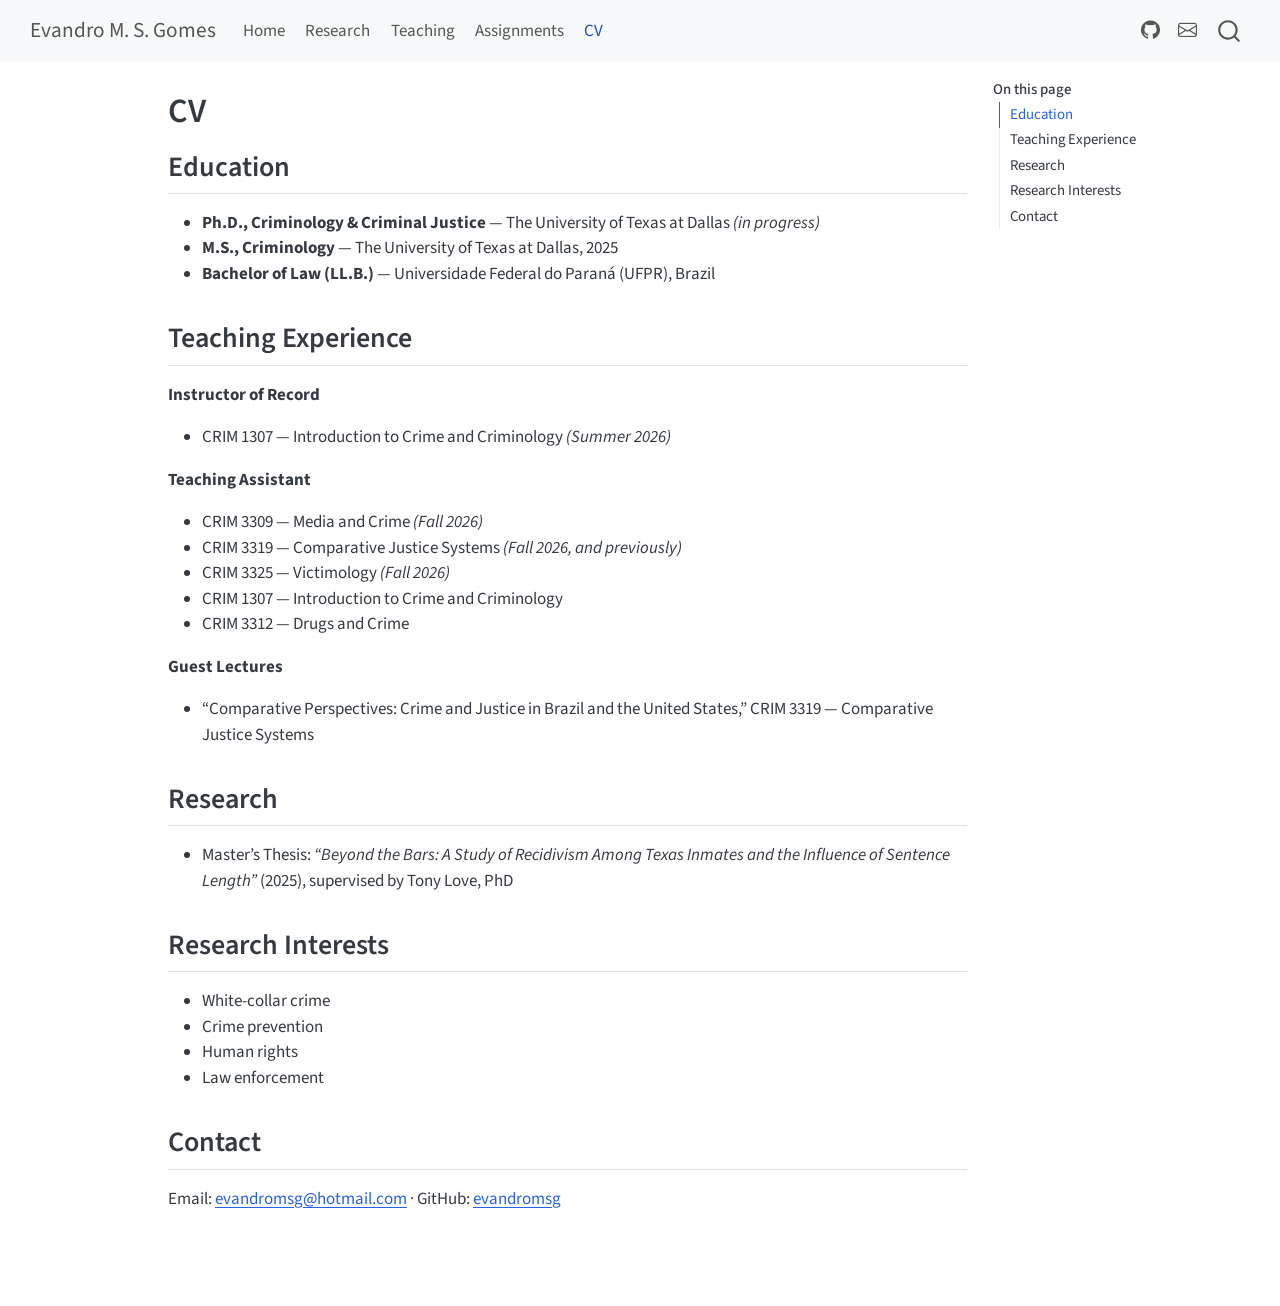
<file: docs/cv.html>
<!DOCTYPE html>
<html xmlns="http://www.w3.org/1999/xhtml" lang="en" xml:lang="en"><head>

<meta charset="utf-8">
<meta name="generator" content="quarto-1.9.38">

<meta name="viewport" content="width=device-width, initial-scale=1.0, user-scalable=yes">


<title>CV – Evandro M. S. Gomes</title>
<style>
/* Default styles provided by pandoc.
** See https://pandoc.org/MANUAL.html#variables-for-html for config info.
*/
code{white-space: pre-wrap;}
span.smallcaps{font-variant: small-caps;}
div.columns{display: flex; gap: min(4vw, 1.5em);}
div.column{flex: auto; overflow-x: auto;}
div.hanging-indent{margin-left: 1.5em; text-indent: -1.5em;}
ul.task-list{list-style: none;}
ul.task-list li input[type="checkbox"] {
  width: 0.8em;
  margin: 0 0.8em 0.2em -1em; /* quarto-specific, see https://github.com/quarto-dev/quarto-cli/issues/4556 */ 
  vertical-align: middle;
}
</style>


<script src="site_libs/quarto-nav/quarto-nav.js"></script>
<script src="site_libs/quarto-nav/headroom.min.js"></script>
<script src="site_libs/clipboard/clipboard.min.js"></script>
<script src="site_libs/quarto-search/autocomplete.umd.js"></script>
<script src="site_libs/quarto-search/fuse.min.js"></script>
<script src="site_libs/quarto-search/quarto-search.js"></script>
<meta name="quarto:offset" content="./">
<script src="site_libs/quarto-html/quarto.js" type="module"></script>
<script src="site_libs/quarto-html/tabsets/tabsets.js" type="module"></script>
<script src="site_libs/quarto-html/popper.min.js"></script>
<script src="site_libs/quarto-html/tippy.umd.min.js"></script>
<script src="site_libs/quarto-html/anchor.min.js"></script>
<link href="site_libs/quarto-html/tippy.css" rel="stylesheet">
<link href="site_libs/quarto-html/quarto-syntax-highlighting-15634bcf2e68342d4ad2dfa704d543f6.css" rel="stylesheet" id="quarto-text-highlighting-styles">
<script src="site_libs/bootstrap/bootstrap.min.js"></script>
<link href="site_libs/bootstrap/bootstrap-icons.css" rel="stylesheet">
<link href="site_libs/bootstrap/bootstrap-a0f9fd0d421825b736dc1bbcbcba2219.min.css" rel="stylesheet" append-hash="true" id="quarto-bootstrap" data-mode="light">
<script id="quarto-search-options" type="application/json">{
  "location": "navbar",
  "copy-button": false,
  "collapse-after": 3,
  "panel-placement": "end",
  "type": "overlay",
  "limit": 50,
  "keyboard-shortcut": [
    "f",
    "/",
    "s"
  ],
  "show-item-context": false,
  "language": {
    "search-no-results-text": "No results",
    "search-matching-documents-text": "matching documents",
    "search-copy-link-title": "Copy link to search",
    "search-hide-matches-text": "Hide additional matches",
    "search-more-match-text": "more match in this document",
    "search-more-matches-text": "more matches in this document",
    "search-clear-button-title": "Clear",
    "search-text-placeholder": "",
    "search-detached-cancel-button-title": "Cancel",
    "search-submit-button-title": "Submit",
    "search-label": "Search"
  }
}</script>


<link rel="stylesheet" href="styles.css">
</head>

<body class="nav-fixed quarto-light">

<div id="quarto-search-results"></div>
  <header id="quarto-header" class="headroom fixed-top">
    <nav class="navbar navbar-expand-lg " data-bs-theme="dark">
      <div class="navbar-container container-fluid">
      <div class="navbar-brand-container mx-auto">
    <a class="navbar-brand" href="./index.html">
    <span class="navbar-title">Evandro M. S. Gomes</span>
    </a>
  </div>
            <div id="quarto-search" class="" title="Search"></div>
          <button class="navbar-toggler" type="button" data-bs-toggle="collapse" data-bs-target="#navbarCollapse" aria-controls="navbarCollapse" role="menu" aria-expanded="false" aria-label="Toggle navigation" onclick="if (window.quartoToggleHeadroom) { window.quartoToggleHeadroom(); }">
  <span class="navbar-toggler-icon"></span>
</button>
          <div class="collapse navbar-collapse" id="navbarCollapse">
            <ul class="navbar-nav navbar-nav-scroll me-auto">
  <li class="nav-item">
    <a class="nav-link" href="./index.html"> 
<span class="menu-text">Home</span></a>
  </li>  
  <li class="nav-item">
    <a class="nav-link" href="./research.html"> 
<span class="menu-text">Research</span></a>
  </li>  
  <li class="nav-item">
    <a class="nav-link" href="./teaching.html"> 
<span class="menu-text">Teaching</span></a>
  </li>  
  <li class="nav-item">
    <a class="nav-link" href="./assignments.html"> 
<span class="menu-text">Assignments</span></a>
  </li>  
  <li class="nav-item">
    <a class="nav-link active" href="./cv.html" aria-current="page"> 
<span class="menu-text">CV</span></a>
  </li>  
</ul>
            <ul class="navbar-nav navbar-nav-scroll ms-auto">
  <li class="nav-item compact">
    <a class="nav-link" href="https://github.com/evandromsg"> <i class="bi bi-github" role="img">
</i> 
<span class="menu-text"></span></a>
  </li>  
  <li class="nav-item compact">
    <a class="nav-link" href="mailto:evandromsg@hotmail.com"> <i class="bi bi-envelope" role="img">
</i> 
<span class="menu-text"></span></a>
  </li>  
</ul>
          </div> <!-- /navcollapse -->
            <div class="quarto-navbar-tools">
</div>
      </div> <!-- /container-fluid -->
    </nav>
</header>
<!-- content -->
<div id="quarto-content" class="quarto-container page-columns page-rows-contents page-layout-article page-navbar">
<!-- sidebar -->
<!-- margin-sidebar -->
    <div id="quarto-margin-sidebar" class="sidebar margin-sidebar">
        <nav id="TOC" role="doc-toc" class="toc-active">
    <h2 id="toc-title">On this page</h2>
   
  <ul>
  <li><a href="#education" id="toc-education" class="nav-link active" data-scroll-target="#education">Education</a></li>
  <li><a href="#teaching-experience" id="toc-teaching-experience" class="nav-link" data-scroll-target="#teaching-experience">Teaching Experience</a></li>
  <li><a href="#research" id="toc-research" class="nav-link" data-scroll-target="#research">Research</a></li>
  <li><a href="#research-interests" id="toc-research-interests" class="nav-link" data-scroll-target="#research-interests">Research Interests</a></li>
  <li><a href="#contact" id="toc-contact" class="nav-link" data-scroll-target="#contact">Contact</a></li>
  </ul>
</nav>
    </div>
<!-- main -->
<main class="content" id="quarto-document-content">

<header id="title-block-header" class="quarto-title-block default">
<div class="quarto-title">
<h1 class="title">CV</h1>
</div>



<div class="quarto-title-meta">

    
  
    
  </div>
  


</header>


<section id="education" class="level2">
<h2 class="anchored" data-anchor-id="education">Education</h2>
<ul>
<li><strong>Ph.D., Criminology &amp; Criminal Justice</strong> — The University of Texas at Dallas <em>(in progress)</em></li>
<li><strong>M.S., Criminology</strong> — The University of Texas at Dallas, 2025</li>
<li><strong>Bachelor of Law (LL.B.)</strong> — Universidade Federal do Paraná (UFPR), Brazil</li>
</ul>
</section>
<section id="teaching-experience" class="level2">
<h2 class="anchored" data-anchor-id="teaching-experience">Teaching Experience</h2>
<p><strong>Instructor of Record</strong></p>
<ul>
<li>CRIM 1307 — Introduction to Crime and Criminology <em>(Summer 2026)</em></li>
</ul>
<p><strong>Teaching Assistant</strong></p>
<ul>
<li>CRIM 3309 — Media and Crime <em>(Fall 2026)</em></li>
<li>CRIM 3319 — Comparative Justice Systems <em>(Fall 2026, and previously)</em></li>
<li>CRIM 3325 — Victimology <em>(Fall 2026)</em></li>
<li>CRIM 1307 — Introduction to Crime and Criminology</li>
<li>CRIM 3312 — Drugs and Crime</li>
</ul>
<p><strong>Guest Lectures</strong></p>
<ul>
<li>“Comparative Perspectives: Crime and Justice in Brazil and the United States,” CRIM 3319 — Comparative Justice Systems</li>
</ul>
</section>
<section id="research" class="level2">
<h2 class="anchored" data-anchor-id="research">Research</h2>
<ul>
<li>Master’s Thesis: <em>“Beyond the Bars: A Study of Recidivism Among Texas Inmates and the Influence of Sentence Length”</em> (2025), supervised by Tony Love, PhD</li>
</ul>
</section>
<section id="research-interests" class="level2">
<h2 class="anchored" data-anchor-id="research-interests">Research Interests</h2>
<ul>
<li>White-collar crime</li>
<li>Crime prevention</li>
<li>Human rights</li>
<li>Law enforcement</li>
</ul>
</section>
<section id="contact" class="level2">
<h2 class="anchored" data-anchor-id="contact">Contact</h2>
<p>Email: <a href="mailto:evandromsg@hotmail.com">evandromsg@hotmail.com</a> · GitHub: <a href="https://github.com/evandromsg">evandromsg</a></p>


</section>

</main> <!-- /main -->
<script id="quarto-html-after-body" type="application/javascript">
  window.document.addEventListener("DOMContentLoaded", function (event) {
    const icon = "";
    const anchorJS = new window.AnchorJS();
    anchorJS.options = {
      placement: 'right',
      icon: icon
    };
    anchorJS.add('.anchored');
    const isCodeAnnotation = (el) => {
      for (const clz of el.classList) {
        if (clz.startsWith('code-annotation-')) {                     
          return true;
        }
      }
      return false;
    }
    const onCopySuccess = function(e) {
      // button target
      const button = e.trigger;
      // don't keep focus
      button.blur();
      // flash "checked"
      button.classList.add('code-copy-button-checked');
      var currentTitle = button.getAttribute("title");
      button.setAttribute("title", "Copied!");
      let tooltip;
      if (window.bootstrap) {
        button.setAttribute("data-bs-toggle", "tooltip");
        button.setAttribute("data-bs-placement", "left");
        button.setAttribute("data-bs-title", "Copied!");
        tooltip = new bootstrap.Tooltip(button, 
          { trigger: "manual", 
            customClass: "code-copy-button-tooltip",
            offset: [0, -8]});
        tooltip.show();    
      }
      setTimeout(function() {
        if (tooltip) {
          tooltip.hide();
          button.removeAttribute("data-bs-title");
          button.removeAttribute("data-bs-toggle");
          button.removeAttribute("data-bs-placement");
        }
        button.setAttribute("title", currentTitle);
        button.classList.remove('code-copy-button-checked');
      }, 1000);
      // clear code selection
      e.clearSelection();
    }
    const getTextToCopy = function(trigger) {
      const outerScaffold = trigger.parentElement.cloneNode(true);
      const codeEl = outerScaffold.querySelector('code');
      for (const childEl of codeEl.children) {
        if (isCodeAnnotation(childEl)) {
          childEl.remove();
        }
      }
      return codeEl.innerText;
    }
    const clipboard = new window.ClipboardJS('.code-copy-button:not([data-in-quarto-modal])', {
      text: getTextToCopy
    });
    clipboard.on('success', onCopySuccess);
    if (window.document.getElementById('quarto-embedded-source-code-modal')) {
      const clipboardModal = new window.ClipboardJS('.code-copy-button[data-in-quarto-modal]', {
        text: getTextToCopy,
        container: window.document.getElementById('quarto-embedded-source-code-modal')
      });
      clipboardModal.on('success', onCopySuccess);
    }
      var localhostRegex = new RegExp(/^(?:http|https):\/\/localhost\:?[0-9]*\//);
      var mailtoRegex = new RegExp(/^mailto:/);
        var filterRegex = new RegExp('/' + window.location.host + '/');
      var isInternal = (href) => {
          return filterRegex.test(href) || localhostRegex.test(href) || mailtoRegex.test(href);
      }
      // Inspect non-navigation links and adorn them if external
     var links = window.document.querySelectorAll('a[href]:not(.nav-link):not(.navbar-brand):not(.toc-action):not(.sidebar-link):not(.sidebar-item-toggle):not(.pagination-link):not(.no-external):not([aria-hidden]):not(.dropdown-item):not(.quarto-navigation-tool):not(.about-link)');
      for (var i=0; i<links.length; i++) {
        const link = links[i];
        if (!isInternal(link.href)) {
          // undo the damage that might have been done by quarto-nav.js in the case of
          // links that we want to consider external
          if (link.dataset.originalHref !== undefined) {
            link.href = link.dataset.originalHref;
          }
        }
      }
    function tippyHover(el, contentFn, onTriggerFn, onUntriggerFn) {
      const config = {
        allowHTML: true,
        maxWidth: 500,
        delay: 100,
        arrow: false,
        appendTo: function(el) {
            return el.parentElement;
        },
        interactive: true,
        interactiveBorder: 10,
        theme: 'quarto',
        placement: 'bottom-start',
      };
      if (contentFn) {
        config.content = contentFn;
      }
      if (onTriggerFn) {
        config.onTrigger = onTriggerFn;
      }
      if (onUntriggerFn) {
        config.onUntrigger = onUntriggerFn;
      }
      window.tippy(el, config); 
    }
    const noterefs = window.document.querySelectorAll('a[role="doc-noteref"]');
    for (var i=0; i<noterefs.length; i++) {
      const ref = noterefs[i];
      tippyHover(ref, function() {
        // use id or data attribute instead here
        let href = ref.getAttribute('data-footnote-href') || ref.getAttribute('href');
        try { href = new URL(href).hash; } catch {}
        const id = href.replace(/^#\/?/, "");
        const note = window.document.getElementById(id);
        if (note) {
          return note.innerHTML;
        } else {
          return "";
        }
      });
    }
    const xrefs = window.document.querySelectorAll('a.quarto-xref');
    const processXRef = (id, note) => {
      // Strip column container classes
      const stripColumnClz = (el) => {
        el.classList.remove("page-full", "page-columns");
        if (el.children) {
          for (const child of el.children) {
            stripColumnClz(child);
          }
        }
      }
      stripColumnClz(note)
      if (id === null || id.startsWith('sec-')) {
        // Special case sections, only their first couple elements
        const container = document.createElement("div");
        if (note.children && note.children.length > 2) {
          container.appendChild(note.children[0].cloneNode(true));
          for (let i = 1; i < note.children.length; i++) {
            const child = note.children[i];
            if (child.tagName === "P" && child.innerText === "") {
              continue;
            } else {
              container.appendChild(child.cloneNode(true));
              break;
            }
          }
          if (window.Quarto?.typesetMath) {
            window.Quarto.typesetMath(container);
          }
          return container.innerHTML
        } else {
          if (window.Quarto?.typesetMath) {
            window.Quarto.typesetMath(note);
          }
          return note.innerHTML;
        }
      } else {
        // Remove any anchor links if they are present
        const anchorLink = note.querySelector('a.anchorjs-link');
        if (anchorLink) {
          anchorLink.remove();
        }
        if (window.Quarto?.typesetMath) {
          window.Quarto.typesetMath(note);
        }
        if (note.classList.contains("callout")) {
          return note.outerHTML;
        } else {
          return note.innerHTML;
        }
      }
    }
    for (var i=0; i<xrefs.length; i++) {
      const xref = xrefs[i];
      tippyHover(xref, undefined, function(instance) {
        instance.disable();
        let url = xref.getAttribute('href');
        let hash = undefined; 
        if (url.startsWith('#')) {
          hash = url;
        } else {
          try { hash = new URL(url).hash; } catch {}
        }
        if (hash) {
          const id = hash.replace(/^#\/?/, "");
          const note = window.document.getElementById(id);
          if (note !== null) {
            try {
              const html = processXRef(id, note.cloneNode(true));
              instance.setContent(html);
            } finally {
              instance.enable();
              instance.show();
            }
          } else {
            // See if we can fetch this
            fetch(url.split('#')[0])
            .then(res => res.text())
            .then(html => {
              const parser = new DOMParser();
              const htmlDoc = parser.parseFromString(html, "text/html");
              const note = htmlDoc.getElementById(id);
              if (note !== null) {
                const html = processXRef(id, note);
                instance.setContent(html);
              } 
            }).finally(() => {
              instance.enable();
              instance.show();
            });
          }
        } else {
          // See if we can fetch a full url (with no hash to target)
          // This is a special case and we should probably do some content thinning / targeting
          fetch(url)
          .then(res => res.text())
          .then(html => {
            const parser = new DOMParser();
            const htmlDoc = parser.parseFromString(html, "text/html");
            const note = htmlDoc.querySelector('main.content');
            if (note !== null) {
              // This should only happen for chapter cross references
              // (since there is no id in the URL)
              // remove the first header
              if (note.children.length > 0 && note.children[0].tagName === "HEADER") {
                note.children[0].remove();
              }
              const html = processXRef(null, note);
              instance.setContent(html);
            } 
          }).finally(() => {
            instance.enable();
            instance.show();
          });
        }
      }, function(instance) {
      });
    }
        let selectedAnnoteEl;
        const selectorForAnnotation = ( cell, annotation) => {
          let cellAttr = 'data-code-cell="' + cell + '"';
          let lineAttr = 'data-code-annotation="' +  annotation + '"';
          const selector = 'span[' + cellAttr + '][' + lineAttr + ']';
          return selector;
        }
        const selectCodeLines = (annoteEl) => {
          const doc = window.document;
          const targetCell = annoteEl.getAttribute("data-target-cell");
          const targetAnnotation = annoteEl.getAttribute("data-target-annotation");
          const annoteSpan = window.document.querySelector(selectorForAnnotation(targetCell, targetAnnotation));
          const lines = annoteSpan.getAttribute("data-code-lines").split(",");
          const lineIds = lines.map((line) => {
            return targetCell + "-" + line;
          })
          let top = null;
          let height = null;
          let parent = null;
          if (lineIds.length > 0) {
              //compute the position of the single el (top and bottom and make a div)
              const el = window.document.getElementById(lineIds[0]);
              top = el.offsetTop;
              height = el.offsetHeight;
              parent = el.parentElement.parentElement;
            if (lineIds.length > 1) {
              const lastEl = window.document.getElementById(lineIds[lineIds.length - 1]);
              const bottom = lastEl.offsetTop + lastEl.offsetHeight;
              height = bottom - top;
            }
            if (top !== null && height !== null && parent !== null) {
              // cook up a div (if necessary) and position it 
              let div = window.document.getElementById("code-annotation-line-highlight");
              if (div === null) {
                div = window.document.createElement("div");
                div.setAttribute("id", "code-annotation-line-highlight");
                div.style.position = 'absolute';
                parent.appendChild(div);
              }
              div.style.top = top - 2 + "px";
              div.style.height = height + 4 + "px";
              div.style.left = 0;
              let gutterDiv = window.document.getElementById("code-annotation-line-highlight-gutter");
              if (gutterDiv === null) {
                gutterDiv = window.document.createElement("div");
                gutterDiv.setAttribute("id", "code-annotation-line-highlight-gutter");
                gutterDiv.style.position = 'absolute';
                const codeCell = window.document.getElementById(targetCell);
                const gutter = codeCell.querySelector('.code-annotation-gutter');
                gutter.appendChild(gutterDiv);
              }
              gutterDiv.style.top = top - 2 + "px";
              gutterDiv.style.height = height + 4 + "px";
            }
            selectedAnnoteEl = annoteEl;
          }
        };
        const unselectCodeLines = () => {
          const elementsIds = ["code-annotation-line-highlight", "code-annotation-line-highlight-gutter"];
          elementsIds.forEach((elId) => {
            const div = window.document.getElementById(elId);
            if (div) {
              div.remove();
            }
          });
          selectedAnnoteEl = undefined;
        };
          // Handle positioning of the toggle
      window.addEventListener(
        "resize",
        throttle(() => {
          elRect = undefined;
          if (selectedAnnoteEl) {
            selectCodeLines(selectedAnnoteEl);
          }
        }, 10)
      );
      function throttle(fn, ms) {
      let throttle = false;
      let timer;
        return (...args) => {
          if(!throttle) { // first call gets through
              fn.apply(this, args);
              throttle = true;
          } else { // all the others get throttled
              if(timer) clearTimeout(timer); // cancel #2
              timer = setTimeout(() => {
                fn.apply(this, args);
                timer = throttle = false;
              }, ms);
          }
        };
      }
        // Attach click handler to the DT
        const annoteDls = window.document.querySelectorAll('dt[data-target-cell]');
        for (const annoteDlNode of annoteDls) {
          annoteDlNode.addEventListener('click', (event) => {
            const clickedEl = event.target;
            if (clickedEl !== selectedAnnoteEl) {
              unselectCodeLines();
              const activeEl = window.document.querySelector('dt[data-target-cell].code-annotation-active');
              if (activeEl) {
                activeEl.classList.remove('code-annotation-active');
              }
              selectCodeLines(clickedEl);
              clickedEl.classList.add('code-annotation-active');
            } else {
              // Unselect the line
              unselectCodeLines();
              clickedEl.classList.remove('code-annotation-active');
            }
          });
        }
    const findCites = (el) => {
      const parentEl = el.parentElement;
      if (parentEl) {
        const cites = parentEl.dataset.cites;
        if (cites) {
          return {
            el,
            cites: cites.split(' ')
          };
        } else {
          return findCites(el.parentElement)
        }
      } else {
        return undefined;
      }
    };
    var bibliorefs = window.document.querySelectorAll('a[role="doc-biblioref"]');
    for (var i=0; i<bibliorefs.length; i++) {
      const ref = bibliorefs[i];
      const citeInfo = findCites(ref);
      if (citeInfo) {
        tippyHover(citeInfo.el, function() {
          var popup = window.document.createElement('div');
          citeInfo.cites.forEach(function(cite) {
            var citeDiv = window.document.createElement('div');
            citeDiv.classList.add('hanging-indent');
            citeDiv.classList.add('csl-entry');
            var biblioDiv = window.document.getElementById('ref-' + cite);
            if (biblioDiv) {
              citeDiv.innerHTML = biblioDiv.innerHTML;
            }
            popup.appendChild(citeDiv);
          });
          return popup.innerHTML;
        });
      }
    }
  });
  </script>
</div> <!-- /content -->




</body></html>
</file>
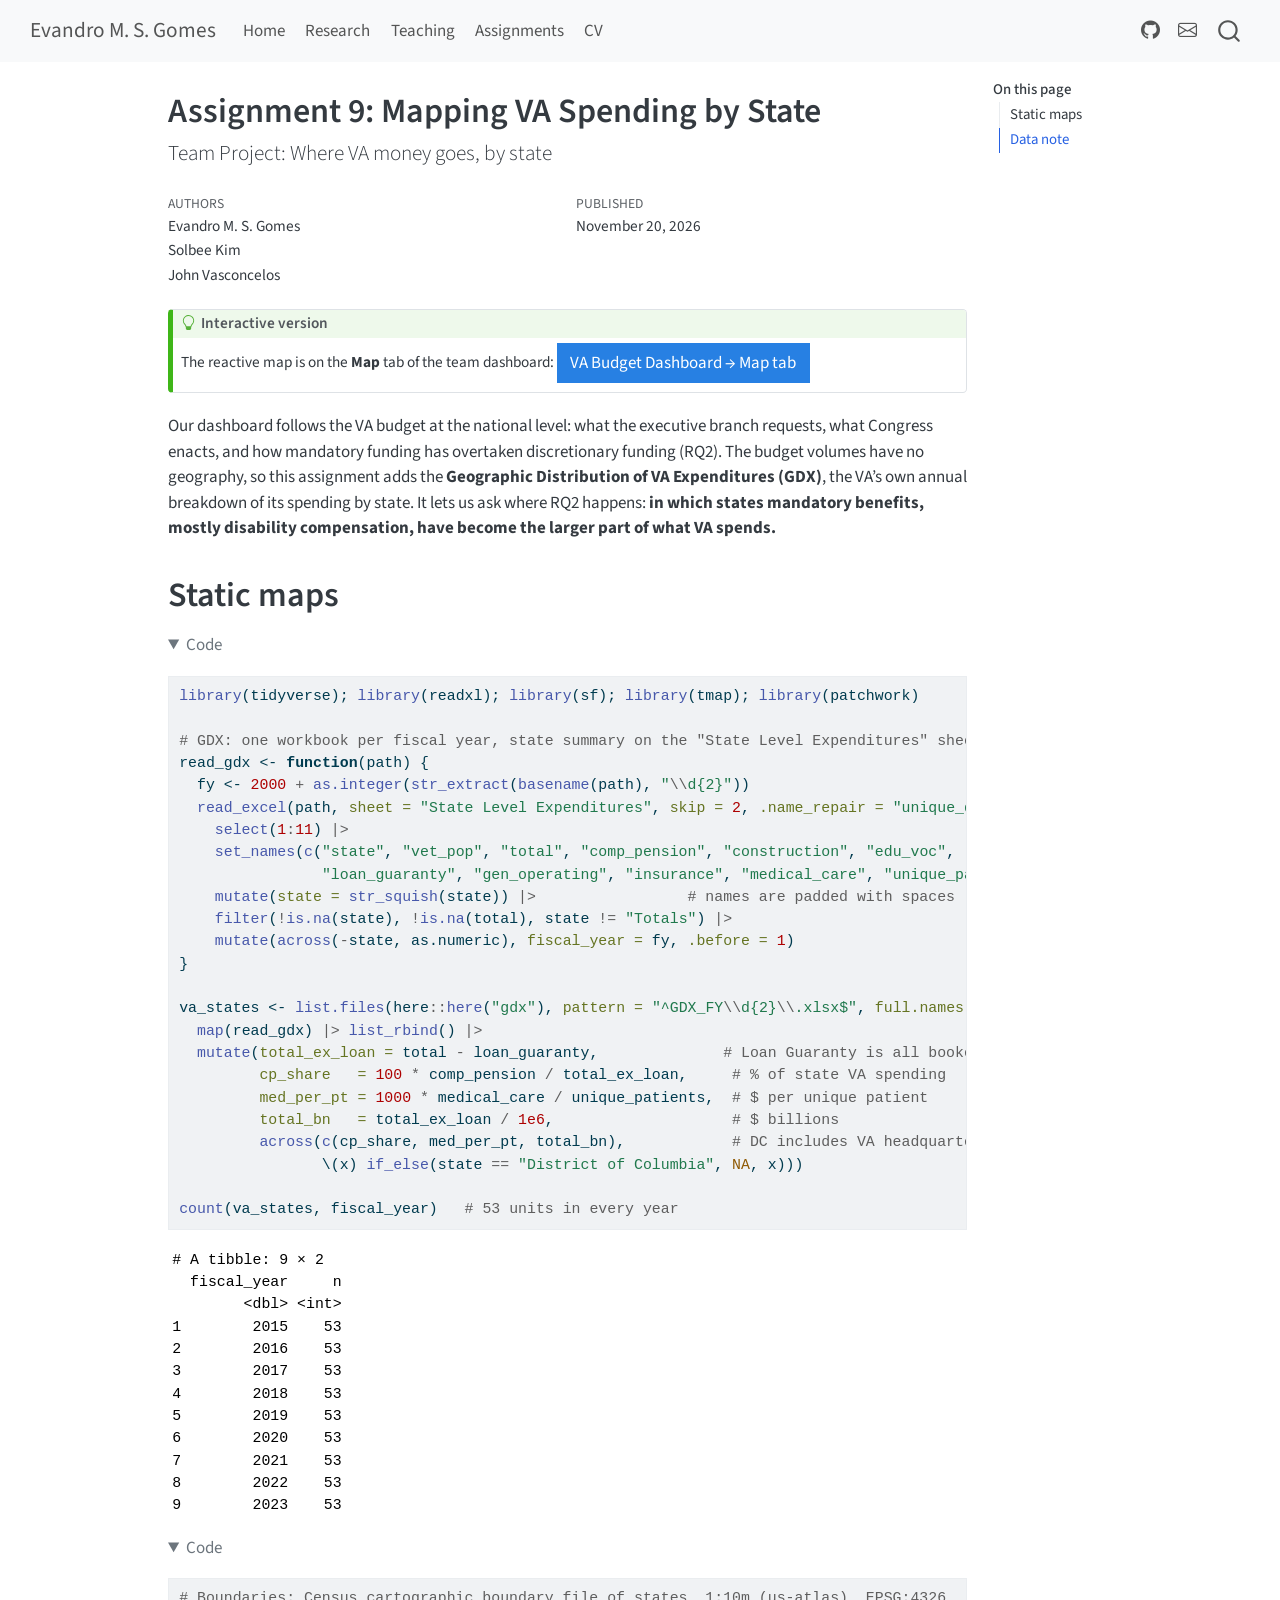
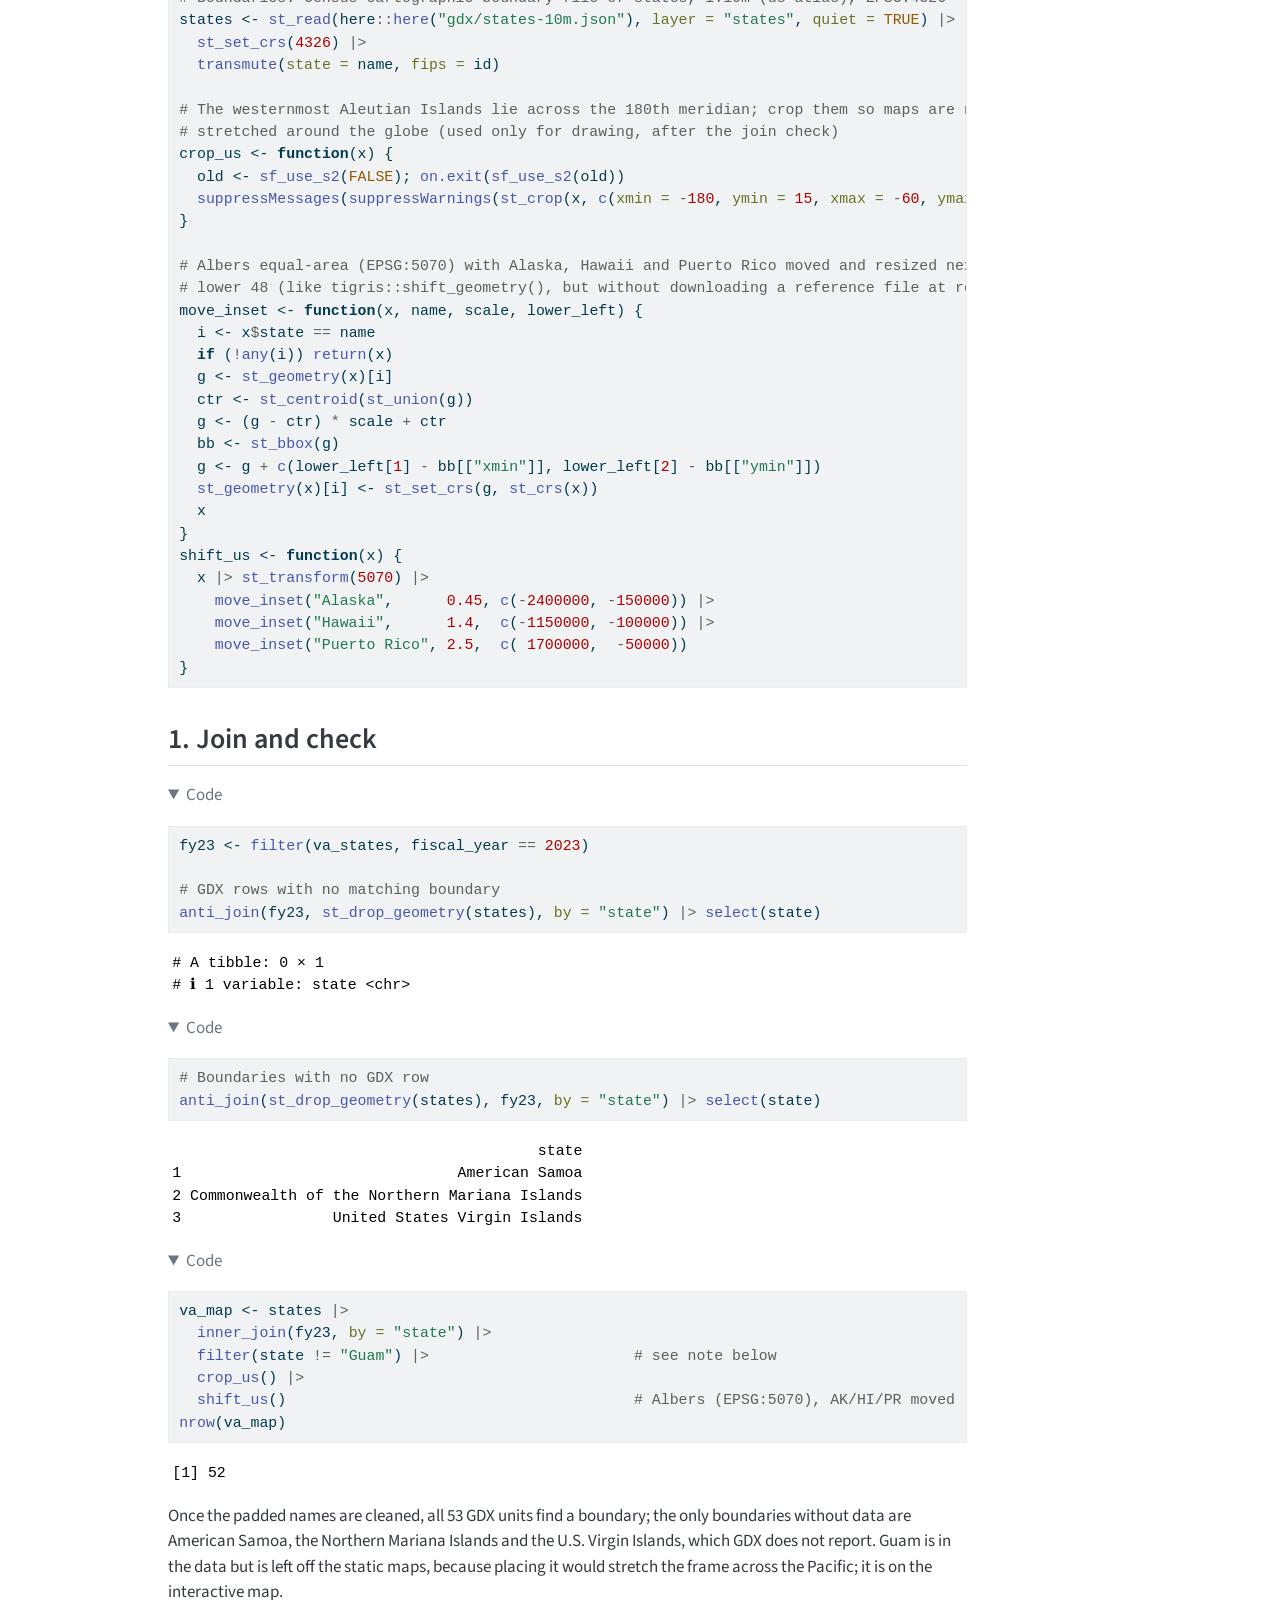
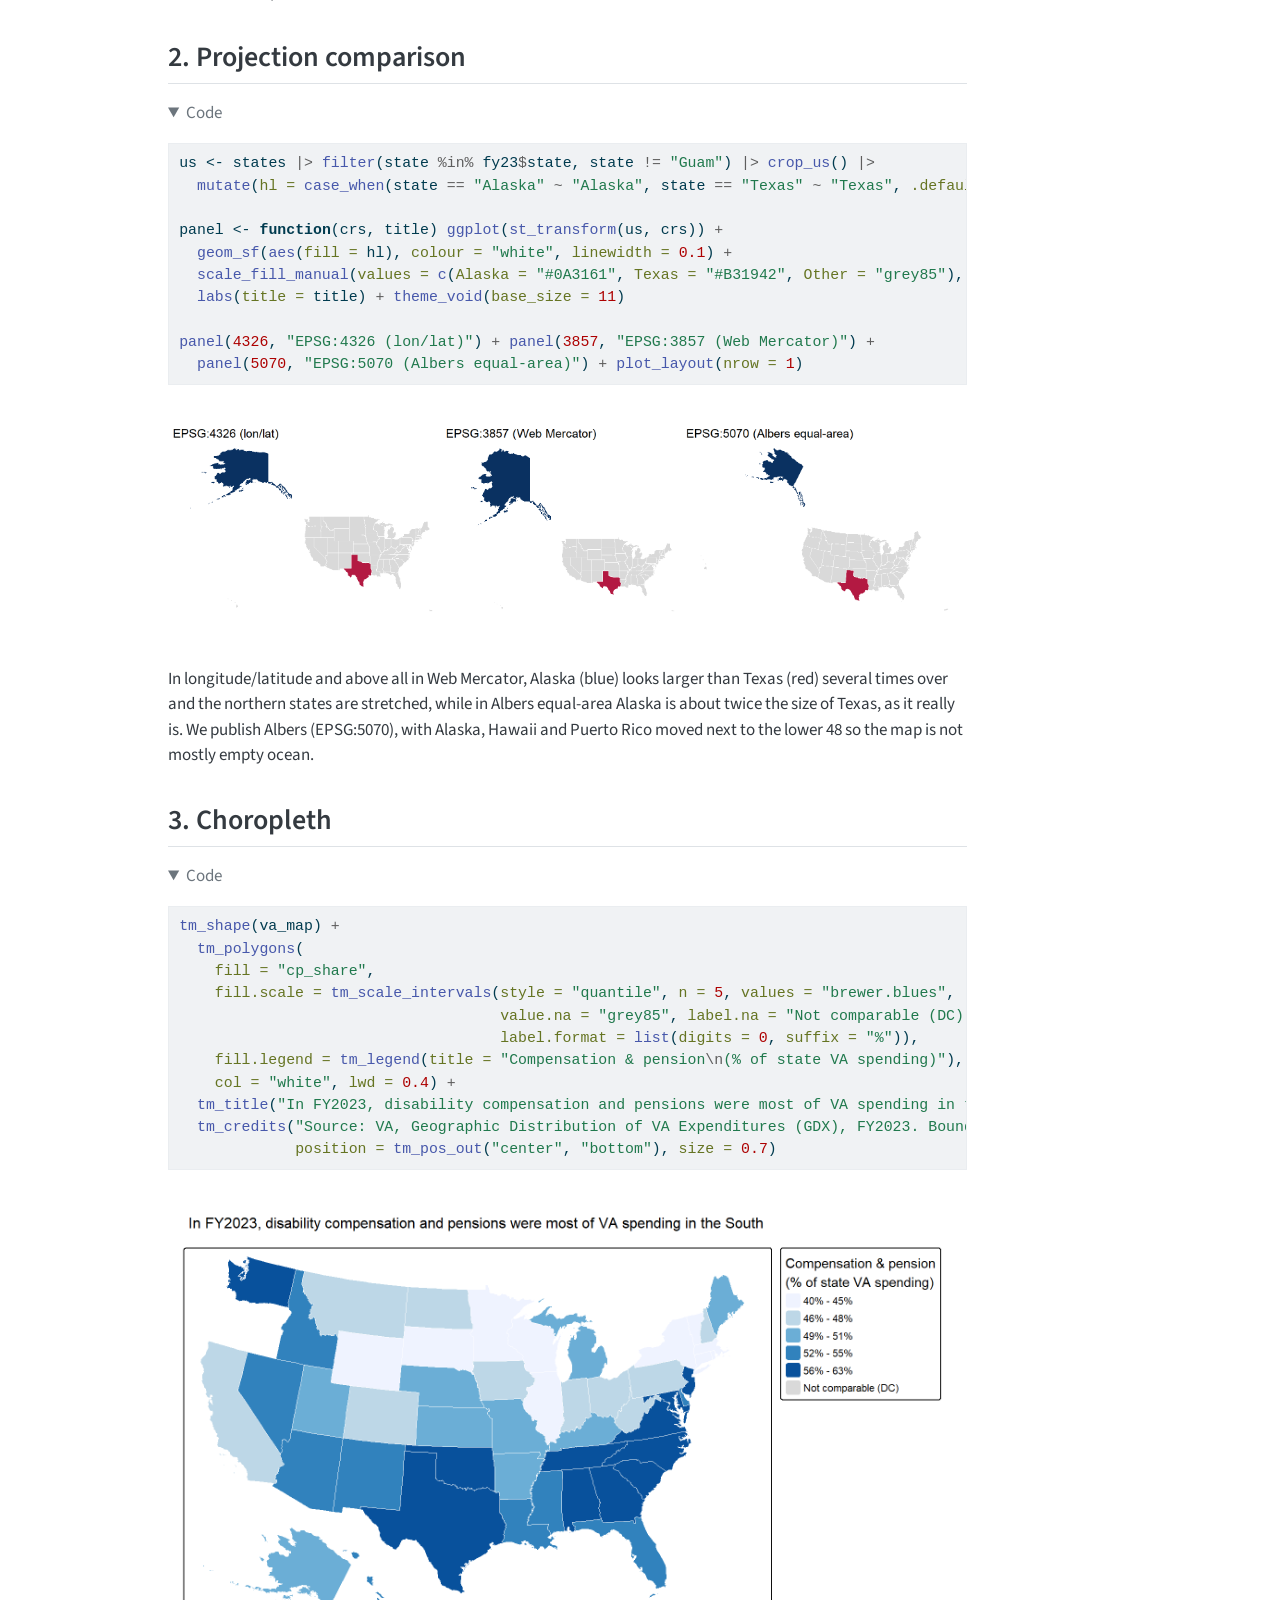
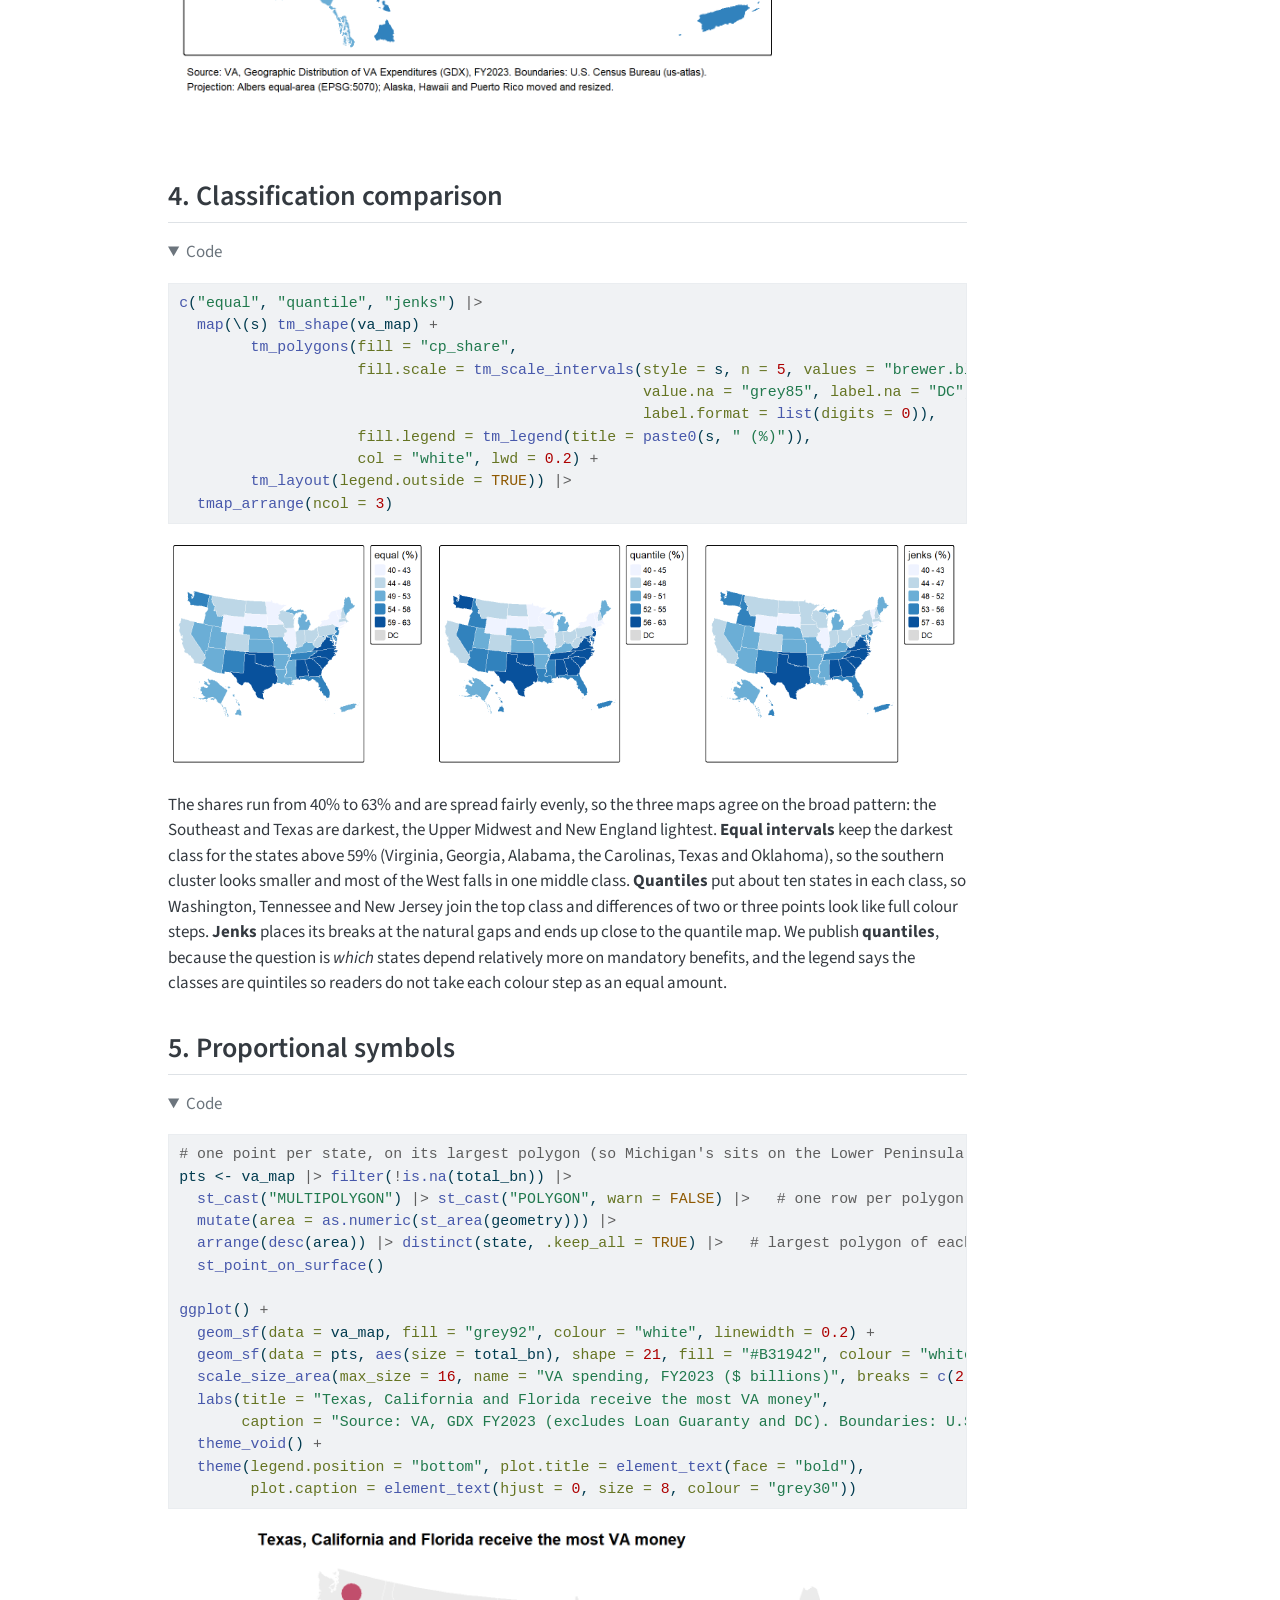
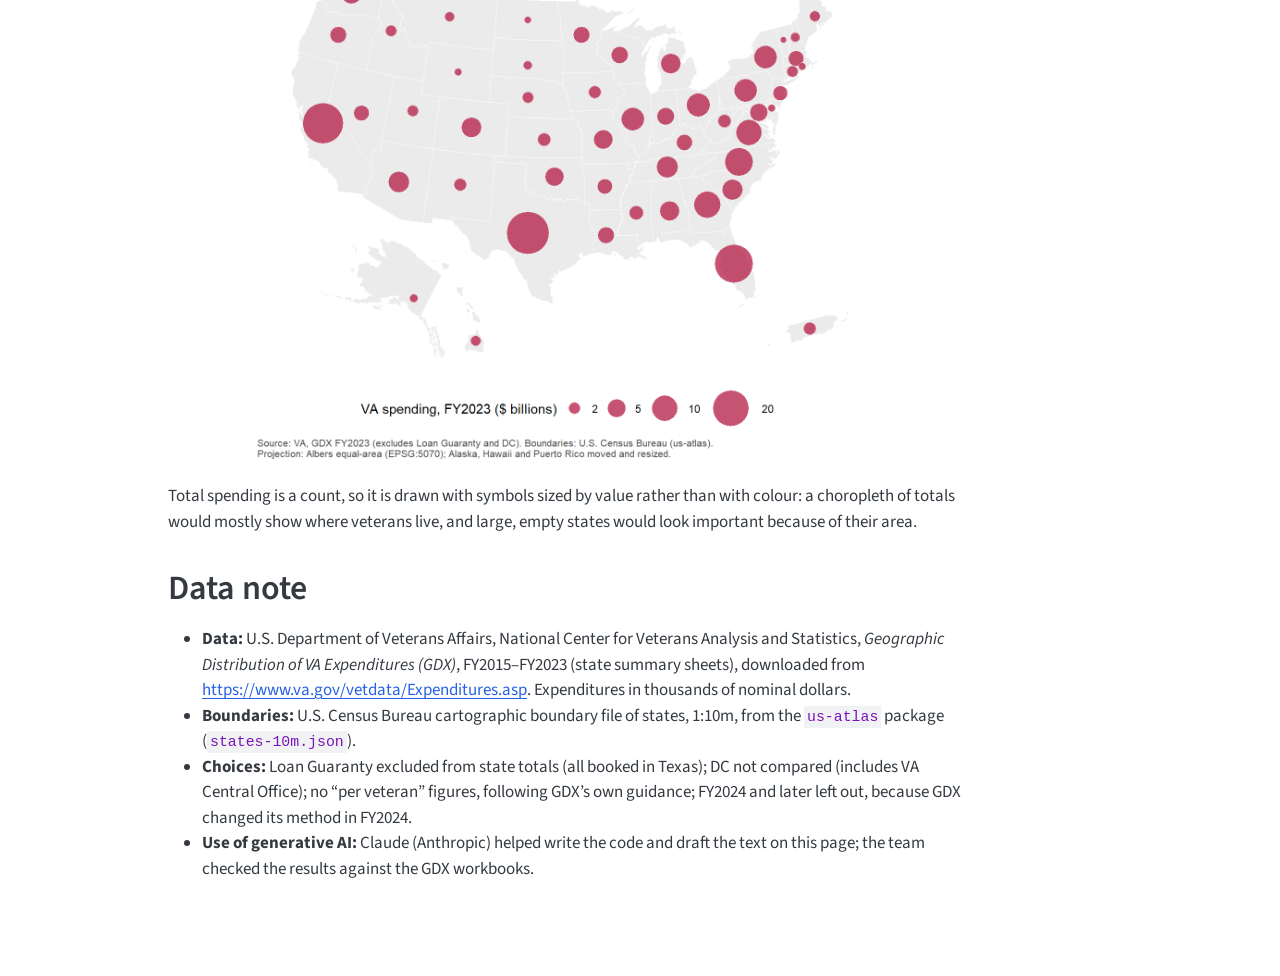
<file: docs/maps.html>
<!DOCTYPE html>
<html xmlns="http://www.w3.org/1999/xhtml" lang="en" xml:lang="en"><head>

<meta charset="utf-8">
<meta name="generator" content="quarto-1.9.38">

<meta name="viewport" content="width=device-width, initial-scale=1.0, user-scalable=yes">

<meta name="author" content="Evandro M. S. Gomes">
<meta name="author" content="Solbee Kim">
<meta name="author" content="John Vasconcelos">
<meta name="dcterms.date" content="2026-11-20">

<title>Assignment 9: Mapping VA Spending by State – Evandro M. S. Gomes</title>
<style>
/* Default styles provided by pandoc.
** See https://pandoc.org/MANUAL.html#variables-for-html for config info.
*/
code{white-space: pre-wrap;}
span.smallcaps{font-variant: small-caps;}
div.columns{display: flex; gap: min(4vw, 1.5em);}
div.column{flex: auto; overflow-x: auto;}
div.hanging-indent{margin-left: 1.5em; text-indent: -1.5em;}
ul.task-list{list-style: none;}
ul.task-list li input[type="checkbox"] {
  width: 0.8em;
  margin: 0 0.8em 0.2em -1em; /* quarto-specific, see https://github.com/quarto-dev/quarto-cli/issues/4556 */ 
  vertical-align: middle;
}
/* CSS for syntax highlighting */
html { -webkit-text-size-adjust: 100%; }
pre > code.sourceCode { white-space: pre; position: relative; }
pre > code.sourceCode > span { display: inline-block; line-height: 1.25; }
pre > code.sourceCode > span:empty { height: 1.2em; }
.sourceCode { overflow: visible; }
code.sourceCode > span { color: inherit; text-decoration: inherit; }
div.sourceCode { margin: 1em 0; }
pre.sourceCode { margin: 0; }
@media screen {
div.sourceCode { overflow: auto; }
}
@media print {
pre > code.sourceCode { white-space: pre-wrap; }
pre > code.sourceCode > span { text-indent: -5em; padding-left: 5em; }
}
pre.numberSource code
  { counter-reset: source-line 0; }
pre.numberSource code > span
  { position: relative; left: -4em; counter-increment: source-line; }
pre.numberSource code > span > a:first-child::before
  { content: counter(source-line);
    position: relative; left: -1em; text-align: right; vertical-align: baseline;
    border: none; display: inline-block;
    -webkit-touch-callout: none; -webkit-user-select: none;
    -khtml-user-select: none; -moz-user-select: none;
    -ms-user-select: none; user-select: none;
    padding: 0 4px; width: 4em;
  }
pre.numberSource { margin-left: 3em;  padding-left: 4px; }
div.sourceCode
  {   }
@media screen {
pre > code.sourceCode > span > a:first-child::before { text-decoration: underline; }
}
</style>


<script src="site_libs/quarto-nav/quarto-nav.js"></script>
<script src="site_libs/quarto-nav/headroom.min.js"></script>
<script src="site_libs/clipboard/clipboard.min.js"></script>
<script src="site_libs/quarto-search/autocomplete.umd.js"></script>
<script src="site_libs/quarto-search/fuse.min.js"></script>
<script src="site_libs/quarto-search/quarto-search.js"></script>
<meta name="quarto:offset" content="./">
<script src="site_libs/quarto-html/quarto.js" type="module"></script>
<script src="site_libs/quarto-html/tabsets/tabsets.js" type="module"></script>
<script src="site_libs/quarto-html/popper.min.js"></script>
<script src="site_libs/quarto-html/tippy.umd.min.js"></script>
<script src="site_libs/quarto-html/anchor.min.js"></script>
<link href="site_libs/quarto-html/tippy.css" rel="stylesheet">
<link href="site_libs/quarto-html/quarto-syntax-highlighting-15634bcf2e68342d4ad2dfa704d543f6.css" rel="stylesheet" id="quarto-text-highlighting-styles">
<script src="site_libs/bootstrap/bootstrap.min.js"></script>
<link href="site_libs/bootstrap/bootstrap-icons.css" rel="stylesheet">
<link href="site_libs/bootstrap/bootstrap-a0f9fd0d421825b736dc1bbcbcba2219.min.css" rel="stylesheet" append-hash="true" id="quarto-bootstrap" data-mode="light">
<script src="site_libs/quarto-contrib/glightbox/glightbox.min.js"></script>
<link href="site_libs/quarto-contrib/glightbox/glightbox.min.css" rel="stylesheet">
<link href="site_libs/quarto-contrib/glightbox/lightbox.css" rel="stylesheet">
<script id="quarto-search-options" type="application/json">{
  "location": "navbar",
  "copy-button": false,
  "collapse-after": 3,
  "panel-placement": "end",
  "type": "overlay",
  "limit": 50,
  "keyboard-shortcut": [
    "f",
    "/",
    "s"
  ],
  "show-item-context": false,
  "language": {
    "search-no-results-text": "No results",
    "search-matching-documents-text": "matching documents",
    "search-copy-link-title": "Copy link to search",
    "search-hide-matches-text": "Hide additional matches",
    "search-more-match-text": "more match in this document",
    "search-more-matches-text": "more matches in this document",
    "search-clear-button-title": "Clear",
    "search-text-placeholder": "",
    "search-detached-cancel-button-title": "Cancel",
    "search-submit-button-title": "Submit",
    "search-label": "Search"
  }
}</script>


<link rel="stylesheet" href="styles.css">
</head>

<body class="nav-fixed quarto-light">

<div id="quarto-search-results"></div>
  <header id="quarto-header" class="headroom fixed-top">
    <nav class="navbar navbar-expand-lg " data-bs-theme="dark">
      <div class="navbar-container container-fluid">
      <div class="navbar-brand-container mx-auto">
    <a class="navbar-brand" href="./index.html">
    <span class="navbar-title">Evandro M. S. Gomes</span>
    </a>
  </div>
            <div id="quarto-search" class="" title="Search"></div>
          <button class="navbar-toggler" type="button" data-bs-toggle="collapse" data-bs-target="#navbarCollapse" aria-controls="navbarCollapse" role="menu" aria-expanded="false" aria-label="Toggle navigation" onclick="if (window.quartoToggleHeadroom) { window.quartoToggleHeadroom(); }">
  <span class="navbar-toggler-icon"></span>
</button>
          <div class="collapse navbar-collapse" id="navbarCollapse">
            <ul class="navbar-nav navbar-nav-scroll me-auto">
  <li class="nav-item">
    <a class="nav-link" href="./index.html"> 
<span class="menu-text">Home</span></a>
  </li>  
  <li class="nav-item">
    <a class="nav-link" href="./research.html"> 
<span class="menu-text">Research</span></a>
  </li>  
  <li class="nav-item">
    <a class="nav-link" href="./teaching.html"> 
<span class="menu-text">Teaching</span></a>
  </li>  
  <li class="nav-item">
    <a class="nav-link" href="./assignments.html"> 
<span class="menu-text">Assignments</span></a>
  </li>  
  <li class="nav-item">
    <a class="nav-link" href="./cv.html"> 
<span class="menu-text">CV</span></a>
  </li>  
</ul>
            <ul class="navbar-nav navbar-nav-scroll ms-auto">
  <li class="nav-item compact">
    <a class="nav-link" href="https://github.com/evandromsg"> <i class="bi bi-github" role="img">
</i> 
<span class="menu-text"></span></a>
  </li>  
  <li class="nav-item compact">
    <a class="nav-link" href="mailto:evandromsg@hotmail.com"> <i class="bi bi-envelope" role="img">
</i> 
<span class="menu-text"></span></a>
  </li>  
</ul>
          </div> <!-- /navcollapse -->
            <div class="quarto-navbar-tools">
</div>
      </div> <!-- /container-fluid -->
    </nav>
</header>
<!-- content -->
<div id="quarto-content" class="quarto-container page-columns page-rows-contents page-layout-article page-navbar">
<!-- sidebar -->
<!-- margin-sidebar -->
    <div id="quarto-margin-sidebar" class="sidebar margin-sidebar">
        <nav id="TOC" role="doc-toc" class="toc-active">
    <h2 id="toc-title">On this page</h2>
   
  <ul>
  <li><a href="#static-maps" id="toc-static-maps" class="nav-link active" data-scroll-target="#static-maps">Static maps</a>
  <ul class="collapse">
  <li><a href="#join-and-check" id="toc-join-and-check" class="nav-link" data-scroll-target="#join-and-check">1. Join and check</a></li>
  <li><a href="#projection-comparison" id="toc-projection-comparison" class="nav-link" data-scroll-target="#projection-comparison">2. Projection comparison</a></li>
  <li><a href="#choropleth" id="toc-choropleth" class="nav-link" data-scroll-target="#choropleth">3. Choropleth</a></li>
  <li><a href="#classification-comparison" id="toc-classification-comparison" class="nav-link" data-scroll-target="#classification-comparison">4. Classification comparison</a></li>
  <li><a href="#proportional-symbols" id="toc-proportional-symbols" class="nav-link" data-scroll-target="#proportional-symbols">5. Proportional symbols</a></li>
  </ul></li>
  <li><a href="#data-note" id="toc-data-note" class="nav-link" data-scroll-target="#data-note">Data note</a></li>
  </ul>
</nav>
    </div>
<!-- main -->
<main class="content" id="quarto-document-content">

<header id="title-block-header" class="quarto-title-block default">
<div class="quarto-title">
<h1 class="title">Assignment 9: Mapping VA Spending by State</h1>
<p class="subtitle lead">Team Project: Where VA money goes, by state</p>
</div>



<div class="quarto-title-meta">

    <div>
    <div class="quarto-title-meta-heading">Authors</div>
    <div class="quarto-title-meta-contents">
             <p>Evandro M. S. Gomes </p>
             <p>Solbee Kim </p>
             <p>John Vasconcelos </p>
          </div>
  </div>
    
    <div>
    <div class="quarto-title-meta-heading">Published</div>
    <div class="quarto-title-meta-contents">
      <p class="date">November 20, 2026</p>
    </div>
  </div>
  
    
  </div>
  


</header>


<div class="callout callout-style-default callout-tip callout-titled">
<div class="callout-header d-flex align-content-center">
<div class="callout-icon-container">
<i class="callout-icon"></i>
</div>
<div class="callout-title-container flex-fill">
<span class="screen-reader-only">Tip</span>Interactive version
</div>
</div>
<div class="callout-body-container callout-body">
<p>The reactive map is on the <strong>Map</strong> tab of the team dashboard: <a href="./va_dashboard.html" class="btn btn-primary">VA Budget Dashboard → Map tab</a></p>
</div>
</div>
<p>Our dashboard follows the VA budget at the national level: what the executive branch requests, what Congress enacts, and how mandatory funding has overtaken discretionary funding (RQ2). The budget volumes have no geography, so this assignment adds the <strong>Geographic Distribution of VA Expenditures (GDX)</strong>, the VA’s own annual breakdown of its spending by state. It lets us ask where RQ2 happens: <strong>in which states mandatory benefits, mostly disability compensation, have become the larger part of what VA spends.</strong></p>
<section id="static-maps" class="level1">
<h1>Static maps</h1>
<div class="cell">
<details open="" class="code-fold">
<summary>Code</summary>
<div class="code-copy-outer-scaffold"><div class="sourceCode cell-code" id="cb1"><pre class="sourceCode r code-with-copy"><code class="sourceCode r"><span id="cb1-1"><a href="#cb1-1" aria-hidden="true" tabindex="-1"></a><span class="fu">library</span>(tidyverse); <span class="fu">library</span>(readxl); <span class="fu">library</span>(sf); <span class="fu">library</span>(tmap); <span class="fu">library</span>(patchwork)</span>
<span id="cb1-2"><a href="#cb1-2" aria-hidden="true" tabindex="-1"></a></span>
<span id="cb1-3"><a href="#cb1-3" aria-hidden="true" tabindex="-1"></a><span class="co"># GDX: one workbook per fiscal year, state summary on the "State Level Expenditures" sheet ($000s)</span></span>
<span id="cb1-4"><a href="#cb1-4" aria-hidden="true" tabindex="-1"></a>read_gdx <span class="ot">&lt;-</span> <span class="cf">function</span>(path) {</span>
<span id="cb1-5"><a href="#cb1-5" aria-hidden="true" tabindex="-1"></a>  fy <span class="ot">&lt;-</span> <span class="dv">2000</span> <span class="sc">+</span> <span class="fu">as.integer</span>(<span class="fu">str_extract</span>(<span class="fu">basename</span>(path), <span class="st">"</span><span class="sc">\\</span><span class="st">d{2}"</span>))</span>
<span id="cb1-6"><a href="#cb1-6" aria-hidden="true" tabindex="-1"></a>  <span class="fu">read_excel</span>(path, <span class="at">sheet =</span> <span class="st">"State Level Expenditures"</span>, <span class="at">skip =</span> <span class="dv">2</span>, <span class="at">.name_repair =</span> <span class="st">"unique_quiet"</span>) <span class="sc">|&gt;</span></span>
<span id="cb1-7"><a href="#cb1-7" aria-hidden="true" tabindex="-1"></a>    <span class="fu">select</span>(<span class="dv">1</span><span class="sc">:</span><span class="dv">11</span>) <span class="sc">|&gt;</span></span>
<span id="cb1-8"><a href="#cb1-8" aria-hidden="true" tabindex="-1"></a>    <span class="fu">set_names</span>(<span class="fu">c</span>(<span class="st">"state"</span>, <span class="st">"vet_pop"</span>, <span class="st">"total"</span>, <span class="st">"comp_pension"</span>, <span class="st">"construction"</span>, <span class="st">"edu_voc"</span>,</span>
<span id="cb1-9"><a href="#cb1-9" aria-hidden="true" tabindex="-1"></a>                <span class="st">"loan_guaranty"</span>, <span class="st">"gen_operating"</span>, <span class="st">"insurance"</span>, <span class="st">"medical_care"</span>, <span class="st">"unique_patients"</span>)) <span class="sc">|&gt;</span></span>
<span id="cb1-10"><a href="#cb1-10" aria-hidden="true" tabindex="-1"></a>    <span class="fu">mutate</span>(<span class="at">state =</span> <span class="fu">str_squish</span>(state)) <span class="sc">|&gt;</span>                 <span class="co"># names are padded with spaces</span></span>
<span id="cb1-11"><a href="#cb1-11" aria-hidden="true" tabindex="-1"></a>    <span class="fu">filter</span>(<span class="sc">!</span><span class="fu">is.na</span>(state), <span class="sc">!</span><span class="fu">is.na</span>(total), state <span class="sc">!=</span> <span class="st">"Totals"</span>) <span class="sc">|&gt;</span></span>
<span id="cb1-12"><a href="#cb1-12" aria-hidden="true" tabindex="-1"></a>    <span class="fu">mutate</span>(<span class="fu">across</span>(<span class="sc">-</span>state, as.numeric), <span class="at">fiscal_year =</span> fy, <span class="at">.before =</span> <span class="dv">1</span>)</span>
<span id="cb1-13"><a href="#cb1-13" aria-hidden="true" tabindex="-1"></a>}</span>
<span id="cb1-14"><a href="#cb1-14" aria-hidden="true" tabindex="-1"></a></span>
<span id="cb1-15"><a href="#cb1-15" aria-hidden="true" tabindex="-1"></a>va_states <span class="ot">&lt;-</span> <span class="fu">list.files</span>(here<span class="sc">::</span><span class="fu">here</span>(<span class="st">"gdx"</span>), <span class="at">pattern =</span> <span class="st">"^GDX_FY</span><span class="sc">\\</span><span class="st">d{2}</span><span class="sc">\\</span><span class="st">.xlsx$"</span>, <span class="at">full.names =</span> <span class="cn">TRUE</span>) <span class="sc">|&gt;</span></span>
<span id="cb1-16"><a href="#cb1-16" aria-hidden="true" tabindex="-1"></a>  <span class="fu">map</span>(read_gdx) <span class="sc">|&gt;</span> <span class="fu">list_rbind</span>() <span class="sc">|&gt;</span></span>
<span id="cb1-17"><a href="#cb1-17" aria-hidden="true" tabindex="-1"></a>  <span class="fu">mutate</span>(<span class="at">total_ex_loan =</span> total <span class="sc">-</span> loan_guaranty,              <span class="co"># Loan Guaranty is all booked in Texas</span></span>
<span id="cb1-18"><a href="#cb1-18" aria-hidden="true" tabindex="-1"></a>         <span class="at">cp_share   =</span> <span class="dv">100</span> <span class="sc">*</span> comp_pension <span class="sc">/</span> total_ex_loan,     <span class="co"># % of state VA spending</span></span>
<span id="cb1-19"><a href="#cb1-19" aria-hidden="true" tabindex="-1"></a>         <span class="at">med_per_pt =</span> <span class="dv">1000</span> <span class="sc">*</span> medical_care <span class="sc">/</span> unique_patients,  <span class="co"># $ per unique patient</span></span>
<span id="cb1-20"><a href="#cb1-20" aria-hidden="true" tabindex="-1"></a>         <span class="at">total_bn   =</span> total_ex_loan <span class="sc">/</span> <span class="fl">1e6</span>,                    <span class="co"># $ billions</span></span>
<span id="cb1-21"><a href="#cb1-21" aria-hidden="true" tabindex="-1"></a>         <span class="fu">across</span>(<span class="fu">c</span>(cp_share, med_per_pt, total_bn),            <span class="co"># DC includes VA headquarters</span></span>
<span id="cb1-22"><a href="#cb1-22" aria-hidden="true" tabindex="-1"></a>                \(x) <span class="fu">if_else</span>(state <span class="sc">==</span> <span class="st">"District of Columbia"</span>, <span class="cn">NA</span>, x)))</span>
<span id="cb1-23"><a href="#cb1-23" aria-hidden="true" tabindex="-1"></a></span>
<span id="cb1-24"><a href="#cb1-24" aria-hidden="true" tabindex="-1"></a><span class="fu">count</span>(va_states, fiscal_year)   <span class="co"># 53 units in every year</span></span></code></pre></div><button title="Copy to Clipboard" class="code-copy-button"><i class="bi"></i></button></div>
</details>
<div class="cell-output cell-output-stdout">
<pre><code># A tibble: 9 × 2
  fiscal_year     n
        &lt;dbl&gt; &lt;int&gt;
1        2015    53
2        2016    53
3        2017    53
4        2018    53
5        2019    53
6        2020    53
7        2021    53
8        2022    53
9        2023    53</code></pre>
</div>
<details open="" class="code-fold">
<summary>Code</summary>
<div class="code-copy-outer-scaffold"><div class="sourceCode cell-code" id="cb3"><pre class="sourceCode r code-with-copy"><code class="sourceCode r"><span id="cb3-1"><a href="#cb3-1" aria-hidden="true" tabindex="-1"></a><span class="co"># Boundaries: Census cartographic boundary file of states, 1:10m (us-atlas), EPSG:4326</span></span>
<span id="cb3-2"><a href="#cb3-2" aria-hidden="true" tabindex="-1"></a>states <span class="ot">&lt;-</span> <span class="fu">st_read</span>(here<span class="sc">::</span><span class="fu">here</span>(<span class="st">"gdx/states-10m.json"</span>), <span class="at">layer =</span> <span class="st">"states"</span>, <span class="at">quiet =</span> <span class="cn">TRUE</span>) <span class="sc">|&gt;</span></span>
<span id="cb3-3"><a href="#cb3-3" aria-hidden="true" tabindex="-1"></a>  <span class="fu">st_set_crs</span>(<span class="dv">4326</span>) <span class="sc">|&gt;</span></span>
<span id="cb3-4"><a href="#cb3-4" aria-hidden="true" tabindex="-1"></a>  <span class="fu">transmute</span>(<span class="at">state =</span> name, <span class="at">fips =</span> id)</span>
<span id="cb3-5"><a href="#cb3-5" aria-hidden="true" tabindex="-1"></a></span>
<span id="cb3-6"><a href="#cb3-6" aria-hidden="true" tabindex="-1"></a><span class="co"># The westernmost Aleutian Islands lie across the 180th meridian; crop them so maps are not</span></span>
<span id="cb3-7"><a href="#cb3-7" aria-hidden="true" tabindex="-1"></a><span class="co"># stretched around the globe (used only for drawing, after the join check)</span></span>
<span id="cb3-8"><a href="#cb3-8" aria-hidden="true" tabindex="-1"></a>crop_us <span class="ot">&lt;-</span> <span class="cf">function</span>(x) {</span>
<span id="cb3-9"><a href="#cb3-9" aria-hidden="true" tabindex="-1"></a>  old <span class="ot">&lt;-</span> <span class="fu">sf_use_s2</span>(<span class="cn">FALSE</span>); <span class="fu">on.exit</span>(<span class="fu">sf_use_s2</span>(old))</span>
<span id="cb3-10"><a href="#cb3-10" aria-hidden="true" tabindex="-1"></a>  <span class="fu">suppressMessages</span>(<span class="fu">suppressWarnings</span>(<span class="fu">st_crop</span>(x, <span class="fu">c</span>(<span class="at">xmin =</span> <span class="sc">-</span><span class="dv">180</span>, <span class="at">ymin =</span> <span class="dv">15</span>, <span class="at">xmax =</span> <span class="sc">-</span><span class="dv">60</span>, <span class="at">ymax =</span> <span class="dv">72</span>))))</span>
<span id="cb3-11"><a href="#cb3-11" aria-hidden="true" tabindex="-1"></a>}</span>
<span id="cb3-12"><a href="#cb3-12" aria-hidden="true" tabindex="-1"></a></span>
<span id="cb3-13"><a href="#cb3-13" aria-hidden="true" tabindex="-1"></a><span class="co"># Albers equal-area (EPSG:5070) with Alaska, Hawaii and Puerto Rico moved and resized next to the</span></span>
<span id="cb3-14"><a href="#cb3-14" aria-hidden="true" tabindex="-1"></a><span class="co"># lower 48 (like tigris::shift_geometry(), but without downloading a reference file at render time)</span></span>
<span id="cb3-15"><a href="#cb3-15" aria-hidden="true" tabindex="-1"></a>move_inset <span class="ot">&lt;-</span> <span class="cf">function</span>(x, name, scale, lower_left) {</span>
<span id="cb3-16"><a href="#cb3-16" aria-hidden="true" tabindex="-1"></a>  i <span class="ot">&lt;-</span> x<span class="sc">$</span>state <span class="sc">==</span> name</span>
<span id="cb3-17"><a href="#cb3-17" aria-hidden="true" tabindex="-1"></a>  <span class="cf">if</span> (<span class="sc">!</span><span class="fu">any</span>(i)) <span class="fu">return</span>(x)</span>
<span id="cb3-18"><a href="#cb3-18" aria-hidden="true" tabindex="-1"></a>  g <span class="ot">&lt;-</span> <span class="fu">st_geometry</span>(x)[i]</span>
<span id="cb3-19"><a href="#cb3-19" aria-hidden="true" tabindex="-1"></a>  ctr <span class="ot">&lt;-</span> <span class="fu">st_centroid</span>(<span class="fu">st_union</span>(g))</span>
<span id="cb3-20"><a href="#cb3-20" aria-hidden="true" tabindex="-1"></a>  g <span class="ot">&lt;-</span> (g <span class="sc">-</span> ctr) <span class="sc">*</span> scale <span class="sc">+</span> ctr</span>
<span id="cb3-21"><a href="#cb3-21" aria-hidden="true" tabindex="-1"></a>  bb <span class="ot">&lt;-</span> <span class="fu">st_bbox</span>(g)</span>
<span id="cb3-22"><a href="#cb3-22" aria-hidden="true" tabindex="-1"></a>  g <span class="ot">&lt;-</span> g <span class="sc">+</span> <span class="fu">c</span>(lower_left[<span class="dv">1</span>] <span class="sc">-</span> bb[[<span class="st">"xmin"</span>]], lower_left[<span class="dv">2</span>] <span class="sc">-</span> bb[[<span class="st">"ymin"</span>]])</span>
<span id="cb3-23"><a href="#cb3-23" aria-hidden="true" tabindex="-1"></a>  <span class="fu">st_geometry</span>(x)[i] <span class="ot">&lt;-</span> <span class="fu">st_set_crs</span>(g, <span class="fu">st_crs</span>(x))</span>
<span id="cb3-24"><a href="#cb3-24" aria-hidden="true" tabindex="-1"></a>  x</span>
<span id="cb3-25"><a href="#cb3-25" aria-hidden="true" tabindex="-1"></a>}</span>
<span id="cb3-26"><a href="#cb3-26" aria-hidden="true" tabindex="-1"></a>shift_us <span class="ot">&lt;-</span> <span class="cf">function</span>(x) {</span>
<span id="cb3-27"><a href="#cb3-27" aria-hidden="true" tabindex="-1"></a>  x <span class="sc">|&gt;</span> <span class="fu">st_transform</span>(<span class="dv">5070</span>) <span class="sc">|&gt;</span></span>
<span id="cb3-28"><a href="#cb3-28" aria-hidden="true" tabindex="-1"></a>    <span class="fu">move_inset</span>(<span class="st">"Alaska"</span>,      <span class="fl">0.45</span>, <span class="fu">c</span>(<span class="sc">-</span><span class="dv">2400000</span>, <span class="sc">-</span><span class="dv">150000</span>)) <span class="sc">|&gt;</span></span>
<span id="cb3-29"><a href="#cb3-29" aria-hidden="true" tabindex="-1"></a>    <span class="fu">move_inset</span>(<span class="st">"Hawaii"</span>,      <span class="fl">1.4</span>,  <span class="fu">c</span>(<span class="sc">-</span><span class="dv">1150000</span>, <span class="sc">-</span><span class="dv">100000</span>)) <span class="sc">|&gt;</span></span>
<span id="cb3-30"><a href="#cb3-30" aria-hidden="true" tabindex="-1"></a>    <span class="fu">move_inset</span>(<span class="st">"Puerto Rico"</span>, <span class="fl">2.5</span>,  <span class="fu">c</span>( <span class="dv">1700000</span>,  <span class="sc">-</span><span class="dv">50000</span>))</span>
<span id="cb3-31"><a href="#cb3-31" aria-hidden="true" tabindex="-1"></a>}</span></code></pre></div><button title="Copy to Clipboard" class="code-copy-button"><i class="bi"></i></button></div>
</details>
</div>
<section id="join-and-check" class="level2">
<h2 class="anchored" data-anchor-id="join-and-check">1. Join and check</h2>
<div class="cell">
<details open="" class="code-fold">
<summary>Code</summary>
<div class="code-copy-outer-scaffold"><div class="sourceCode cell-code" id="cb4"><pre class="sourceCode r code-with-copy"><code class="sourceCode r"><span id="cb4-1"><a href="#cb4-1" aria-hidden="true" tabindex="-1"></a>fy23 <span class="ot">&lt;-</span> <span class="fu">filter</span>(va_states, fiscal_year <span class="sc">==</span> <span class="dv">2023</span>)</span>
<span id="cb4-2"><a href="#cb4-2" aria-hidden="true" tabindex="-1"></a></span>
<span id="cb4-3"><a href="#cb4-3" aria-hidden="true" tabindex="-1"></a><span class="co"># GDX rows with no matching boundary</span></span>
<span id="cb4-4"><a href="#cb4-4" aria-hidden="true" tabindex="-1"></a><span class="fu">anti_join</span>(fy23, <span class="fu">st_drop_geometry</span>(states), <span class="at">by =</span> <span class="st">"state"</span>) <span class="sc">|&gt;</span> <span class="fu">select</span>(state)</span></code></pre></div><button title="Copy to Clipboard" class="code-copy-button"><i class="bi"></i></button></div>
</details>
<div class="cell-output cell-output-stdout">
<pre><code># A tibble: 0 × 1
# ℹ 1 variable: state &lt;chr&gt;</code></pre>
</div>
<details open="" class="code-fold">
<summary>Code</summary>
<div class="code-copy-outer-scaffold"><div class="sourceCode cell-code" id="cb6"><pre class="sourceCode r code-with-copy"><code class="sourceCode r"><span id="cb6-1"><a href="#cb6-1" aria-hidden="true" tabindex="-1"></a><span class="co"># Boundaries with no GDX row</span></span>
<span id="cb6-2"><a href="#cb6-2" aria-hidden="true" tabindex="-1"></a><span class="fu">anti_join</span>(<span class="fu">st_drop_geometry</span>(states), fy23, <span class="at">by =</span> <span class="st">"state"</span>) <span class="sc">|&gt;</span> <span class="fu">select</span>(state)</span></code></pre></div><button title="Copy to Clipboard" class="code-copy-button"><i class="bi"></i></button></div>
</details>
<div class="cell-output cell-output-stdout">
<pre><code>                                         state
1                               American Samoa
2 Commonwealth of the Northern Mariana Islands
3                 United States Virgin Islands</code></pre>
</div>
<details open="" class="code-fold">
<summary>Code</summary>
<div class="code-copy-outer-scaffold"><div class="sourceCode cell-code" id="cb8"><pre class="sourceCode r code-with-copy"><code class="sourceCode r"><span id="cb8-1"><a href="#cb8-1" aria-hidden="true" tabindex="-1"></a>va_map <span class="ot">&lt;-</span> states <span class="sc">|&gt;</span></span>
<span id="cb8-2"><a href="#cb8-2" aria-hidden="true" tabindex="-1"></a>  <span class="fu">inner_join</span>(fy23, <span class="at">by =</span> <span class="st">"state"</span>) <span class="sc">|&gt;</span></span>
<span id="cb8-3"><a href="#cb8-3" aria-hidden="true" tabindex="-1"></a>  <span class="fu">filter</span>(state <span class="sc">!=</span> <span class="st">"Guam"</span>) <span class="sc">|&gt;</span>                       <span class="co"># see note below</span></span>
<span id="cb8-4"><a href="#cb8-4" aria-hidden="true" tabindex="-1"></a>  <span class="fu">crop_us</span>() <span class="sc">|&gt;</span></span>
<span id="cb8-5"><a href="#cb8-5" aria-hidden="true" tabindex="-1"></a>  <span class="fu">shift_us</span>()                                       <span class="co"># Albers (EPSG:5070), AK/HI/PR moved</span></span>
<span id="cb8-6"><a href="#cb8-6" aria-hidden="true" tabindex="-1"></a><span class="fu">nrow</span>(va_map)</span></code></pre></div><button title="Copy to Clipboard" class="code-copy-button"><i class="bi"></i></button></div>
</details>
<div class="cell-output cell-output-stdout">
<pre><code>[1] 52</code></pre>
</div>
</div>
<p>Once the padded names are cleaned, all 53 GDX units find a boundary; the only boundaries without data are American Samoa, the Northern Mariana Islands and the U.S. Virgin Islands, which GDX does not report. Guam is in the data but is left off the static maps, because placing it would stretch the frame across the Pacific; it is on the interactive map.</p>
</section>
<section id="projection-comparison" class="level2">
<h2 class="anchored" data-anchor-id="projection-comparison">2. Projection comparison</h2>
<div class="cell">
<details open="" class="code-fold">
<summary>Code</summary>
<div class="code-copy-outer-scaffold"><div class="sourceCode cell-code" id="cb10"><pre class="sourceCode r code-with-copy"><code class="sourceCode r"><span id="cb10-1"><a href="#cb10-1" aria-hidden="true" tabindex="-1"></a>us <span class="ot">&lt;-</span> states <span class="sc">|&gt;</span> <span class="fu">filter</span>(state <span class="sc">%in%</span> fy23<span class="sc">$</span>state, state <span class="sc">!=</span> <span class="st">"Guam"</span>) <span class="sc">|&gt;</span> <span class="fu">crop_us</span>() <span class="sc">|&gt;</span></span>
<span id="cb10-2"><a href="#cb10-2" aria-hidden="true" tabindex="-1"></a>  <span class="fu">mutate</span>(<span class="at">hl =</span> <span class="fu">case_when</span>(state <span class="sc">==</span> <span class="st">"Alaska"</span> <span class="sc">~</span> <span class="st">"Alaska"</span>, state <span class="sc">==</span> <span class="st">"Texas"</span> <span class="sc">~</span> <span class="st">"Texas"</span>, <span class="at">.default =</span> <span class="st">"Other"</span>))</span>
<span id="cb10-3"><a href="#cb10-3" aria-hidden="true" tabindex="-1"></a></span>
<span id="cb10-4"><a href="#cb10-4" aria-hidden="true" tabindex="-1"></a>panel <span class="ot">&lt;-</span> <span class="cf">function</span>(crs, title) <span class="fu">ggplot</span>(<span class="fu">st_transform</span>(us, crs)) <span class="sc">+</span></span>
<span id="cb10-5"><a href="#cb10-5" aria-hidden="true" tabindex="-1"></a>  <span class="fu">geom_sf</span>(<span class="fu">aes</span>(<span class="at">fill =</span> hl), <span class="at">colour =</span> <span class="st">"white"</span>, <span class="at">linewidth =</span> <span class="fl">0.1</span>) <span class="sc">+</span></span>
<span id="cb10-6"><a href="#cb10-6" aria-hidden="true" tabindex="-1"></a>  <span class="fu">scale_fill_manual</span>(<span class="at">values =</span> <span class="fu">c</span>(<span class="at">Alaska =</span> <span class="st">"#0A3161"</span>, <span class="at">Texas =</span> <span class="st">"#B31942"</span>, <span class="at">Other =</span> <span class="st">"grey85"</span>), <span class="at">guide =</span> <span class="st">"none"</span>) <span class="sc">+</span></span>
<span id="cb10-7"><a href="#cb10-7" aria-hidden="true" tabindex="-1"></a>  <span class="fu">labs</span>(<span class="at">title =</span> title) <span class="sc">+</span> <span class="fu">theme_void</span>(<span class="at">base_size =</span> <span class="dv">11</span>)</span>
<span id="cb10-8"><a href="#cb10-8" aria-hidden="true" tabindex="-1"></a></span>
<span id="cb10-9"><a href="#cb10-9" aria-hidden="true" tabindex="-1"></a><span class="fu">panel</span>(<span class="dv">4326</span>, <span class="st">"EPSG:4326 (lon/lat)"</span>) <span class="sc">+</span> <span class="fu">panel</span>(<span class="dv">3857</span>, <span class="st">"EPSG:3857 (Web Mercator)"</span>) <span class="sc">+</span></span>
<span id="cb10-10"><a href="#cb10-10" aria-hidden="true" tabindex="-1"></a>  <span class="fu">panel</span>(<span class="dv">5070</span>, <span class="st">"EPSG:5070 (Albers equal-area)"</span>) <span class="sc">+</span> <span class="fu">plot_layout</span>(<span class="at">nrow =</span> <span class="dv">1</span>)</span></code></pre></div><button title="Copy to Clipboard" class="code-copy-button"><i class="bi"></i></button></div>
</details>
<div class="cell-output-display">
<div>
<figure class="figure">
<p><a href="maps_files/figure-html/projections-1.png" class="lightbox" data-gallery="quarto-lightbox-gallery-1"><img src="maps_files/figure-html/projections-1.png" class="img-fluid figure-img" width="1152"></a></p>
</figure>
</div>
</div>
</div>
<p>In longitude/latitude and above all in Web Mercator, Alaska (blue) looks larger than Texas (red) several times over and the northern states are stretched, while in Albers equal-area Alaska is about twice the size of Texas, as it really is. We publish Albers (EPSG:5070), with Alaska, Hawaii and Puerto Rico moved next to the lower 48 so the map is not mostly empty ocean.</p>
</section>
<section id="choropleth" class="level2">
<h2 class="anchored" data-anchor-id="choropleth">3. Choropleth</h2>
<div class="cell">
<details open="" class="code-fold">
<summary>Code</summary>
<div class="code-copy-outer-scaffold"><div class="sourceCode cell-code" id="cb11"><pre class="sourceCode r code-with-copy"><code class="sourceCode r"><span id="cb11-1"><a href="#cb11-1" aria-hidden="true" tabindex="-1"></a><span class="fu">tm_shape</span>(va_map) <span class="sc">+</span></span>
<span id="cb11-2"><a href="#cb11-2" aria-hidden="true" tabindex="-1"></a>  <span class="fu">tm_polygons</span>(</span>
<span id="cb11-3"><a href="#cb11-3" aria-hidden="true" tabindex="-1"></a>    <span class="at">fill =</span> <span class="st">"cp_share"</span>,</span>
<span id="cb11-4"><a href="#cb11-4" aria-hidden="true" tabindex="-1"></a>    <span class="at">fill.scale =</span> <span class="fu">tm_scale_intervals</span>(<span class="at">style =</span> <span class="st">"quantile"</span>, <span class="at">n =</span> <span class="dv">5</span>, <span class="at">values =</span> <span class="st">"brewer.blues"</span>,</span>
<span id="cb11-5"><a href="#cb11-5" aria-hidden="true" tabindex="-1"></a>                                    <span class="at">value.na =</span> <span class="st">"grey85"</span>, <span class="at">label.na =</span> <span class="st">"Not comparable (DC)"</span>,</span>
<span id="cb11-6"><a href="#cb11-6" aria-hidden="true" tabindex="-1"></a>                                    <span class="at">label.format =</span> <span class="fu">list</span>(<span class="at">digits =</span> <span class="dv">0</span>, <span class="at">suffix =</span> <span class="st">"%"</span>)),</span>
<span id="cb11-7"><a href="#cb11-7" aria-hidden="true" tabindex="-1"></a>    <span class="at">fill.legend =</span> <span class="fu">tm_legend</span>(<span class="at">title =</span> <span class="st">"Compensation &amp; pension</span><span class="sc">\n</span><span class="st">(% of state VA spending)"</span>),</span>
<span id="cb11-8"><a href="#cb11-8" aria-hidden="true" tabindex="-1"></a>    <span class="at">col =</span> <span class="st">"white"</span>, <span class="at">lwd =</span> <span class="fl">0.4</span>) <span class="sc">+</span></span>
<span id="cb11-9"><a href="#cb11-9" aria-hidden="true" tabindex="-1"></a>  <span class="fu">tm_title</span>(<span class="st">"In FY2023, disability compensation and pensions were most of VA spending in the South"</span>) <span class="sc">+</span></span>
<span id="cb11-10"><a href="#cb11-10" aria-hidden="true" tabindex="-1"></a>  <span class="fu">tm_credits</span>(<span class="st">"Source: VA, Geographic Distribution of VA Expenditures (GDX), FY2023. Boundaries: U.S. Census Bureau (us-atlas).</span><span class="sc">\n</span><span class="st">Projection: Albers equal-area (EPSG:5070); Alaska, Hawaii and Puerto Rico moved and resized."</span>,</span>
<span id="cb11-11"><a href="#cb11-11" aria-hidden="true" tabindex="-1"></a>             <span class="at">position =</span> <span class="fu">tm_pos_out</span>(<span class="st">"center"</span>, <span class="st">"bottom"</span>), <span class="at">size =</span> <span class="fl">0.7</span>)</span></code></pre></div><button title="Copy to Clipboard" class="code-copy-button"><i class="bi"></i></button></div>
</details>
<div class="cell-output-display">
<div>
<figure class="figure">
<p><a href="maps_files/figure-html/choropleth-1.png" class="lightbox" data-gallery="quarto-lightbox-gallery-2"><img src="maps_files/figure-html/choropleth-1.png" class="img-fluid figure-img" width="864"></a></p>
</figure>
</div>
</div>
</div>
</section>
<section id="classification-comparison" class="level2">
<h2 class="anchored" data-anchor-id="classification-comparison">4. Classification comparison</h2>
<div class="cell">
<details open="" class="code-fold">
<summary>Code</summary>
<div class="code-copy-outer-scaffold"><div class="sourceCode cell-code" id="cb12"><pre class="sourceCode r code-with-copy"><code class="sourceCode r"><span id="cb12-1"><a href="#cb12-1" aria-hidden="true" tabindex="-1"></a><span class="fu">c</span>(<span class="st">"equal"</span>, <span class="st">"quantile"</span>, <span class="st">"jenks"</span>) <span class="sc">|&gt;</span></span>
<span id="cb12-2"><a href="#cb12-2" aria-hidden="true" tabindex="-1"></a>  <span class="fu">map</span>(\(s) <span class="fu">tm_shape</span>(va_map) <span class="sc">+</span></span>
<span id="cb12-3"><a href="#cb12-3" aria-hidden="true" tabindex="-1"></a>        <span class="fu">tm_polygons</span>(<span class="at">fill =</span> <span class="st">"cp_share"</span>,</span>
<span id="cb12-4"><a href="#cb12-4" aria-hidden="true" tabindex="-1"></a>                    <span class="at">fill.scale =</span> <span class="fu">tm_scale_intervals</span>(<span class="at">style =</span> s, <span class="at">n =</span> <span class="dv">5</span>, <span class="at">values =</span> <span class="st">"brewer.blues"</span>,</span>
<span id="cb12-5"><a href="#cb12-5" aria-hidden="true" tabindex="-1"></a>                                                    <span class="at">value.na =</span> <span class="st">"grey85"</span>, <span class="at">label.na =</span> <span class="st">"DC"</span>,</span>
<span id="cb12-6"><a href="#cb12-6" aria-hidden="true" tabindex="-1"></a>                                                    <span class="at">label.format =</span> <span class="fu">list</span>(<span class="at">digits =</span> <span class="dv">0</span>)),</span>
<span id="cb12-7"><a href="#cb12-7" aria-hidden="true" tabindex="-1"></a>                    <span class="at">fill.legend =</span> <span class="fu">tm_legend</span>(<span class="at">title =</span> <span class="fu">paste0</span>(s, <span class="st">" (%)"</span>)),</span>
<span id="cb12-8"><a href="#cb12-8" aria-hidden="true" tabindex="-1"></a>                    <span class="at">col =</span> <span class="st">"white"</span>, <span class="at">lwd =</span> <span class="fl">0.2</span>) <span class="sc">+</span></span>
<span id="cb12-9"><a href="#cb12-9" aria-hidden="true" tabindex="-1"></a>        <span class="fu">tm_layout</span>(<span class="at">legend.outside =</span> <span class="cn">TRUE</span>)) <span class="sc">|&gt;</span></span>
<span id="cb12-10"><a href="#cb12-10" aria-hidden="true" tabindex="-1"></a>  <span class="fu">tmap_arrange</span>(<span class="at">ncol =</span> <span class="dv">3</span>)</span></code></pre></div><button title="Copy to Clipboard" class="code-copy-button"><i class="bi"></i></button></div>
</details>
<div class="cell-output-display">
<div>
<figure class="figure">
<p><a href="maps_files/figure-html/classes-1.png" class="lightbox" data-gallery="quarto-lightbox-gallery-3"><img src="maps_files/figure-html/classes-1.png" class="img-fluid figure-img" width="1152"></a></p>
</figure>
</div>
</div>
</div>
<p>The shares run from 40% to 63% and are spread fairly evenly, so the three maps agree on the broad pattern: the Southeast and Texas are darkest, the Upper Midwest and New England lightest. <strong>Equal intervals</strong> keep the darkest class for the states above 59% (Virginia, Georgia, Alabama, the Carolinas, Texas and Oklahoma), so the southern cluster looks smaller and most of the West falls in one middle class. <strong>Quantiles</strong> put about ten states in each class, so Washington, Tennessee and New Jersey join the top class and differences of two or three points look like full colour steps. <strong>Jenks</strong> places its breaks at the natural gaps and ends up close to the quantile map. We publish <strong>quantiles</strong>, because the question is <em>which</em> states depend relatively more on mandatory benefits, and the legend says the classes are quintiles so readers do not take each colour step as an equal amount.</p>
</section>
<section id="proportional-symbols" class="level2">
<h2 class="anchored" data-anchor-id="proportional-symbols">5. Proportional symbols</h2>
<div class="cell">
<details open="" class="code-fold">
<summary>Code</summary>
<div class="code-copy-outer-scaffold"><div class="sourceCode cell-code" id="cb13"><pre class="sourceCode r code-with-copy"><code class="sourceCode r"><span id="cb13-1"><a href="#cb13-1" aria-hidden="true" tabindex="-1"></a><span class="co"># one point per state, on its largest polygon (so Michigan's sits on the Lower Peninsula)</span></span>
<span id="cb13-2"><a href="#cb13-2" aria-hidden="true" tabindex="-1"></a>pts <span class="ot">&lt;-</span> va_map <span class="sc">|&gt;</span> <span class="fu">filter</span>(<span class="sc">!</span><span class="fu">is.na</span>(total_bn)) <span class="sc">|&gt;</span></span>
<span id="cb13-3"><a href="#cb13-3" aria-hidden="true" tabindex="-1"></a>  <span class="fu">st_cast</span>(<span class="st">"MULTIPOLYGON"</span>) <span class="sc">|&gt;</span> <span class="fu">st_cast</span>(<span class="st">"POLYGON"</span>, <span class="at">warn =</span> <span class="cn">FALSE</span>) <span class="sc">|&gt;</span>   <span class="co"># one row per polygon</span></span>
<span id="cb13-4"><a href="#cb13-4" aria-hidden="true" tabindex="-1"></a>  <span class="fu">mutate</span>(<span class="at">area =</span> <span class="fu">as.numeric</span>(<span class="fu">st_area</span>(geometry))) <span class="sc">|&gt;</span></span>
<span id="cb13-5"><a href="#cb13-5" aria-hidden="true" tabindex="-1"></a>  <span class="fu">arrange</span>(<span class="fu">desc</span>(area)) <span class="sc">|&gt;</span> <span class="fu">distinct</span>(state, <span class="at">.keep_all =</span> <span class="cn">TRUE</span>) <span class="sc">|&gt;</span>   <span class="co"># largest polygon of each state</span></span>
<span id="cb13-6"><a href="#cb13-6" aria-hidden="true" tabindex="-1"></a>  <span class="fu">st_point_on_surface</span>()</span>
<span id="cb13-7"><a href="#cb13-7" aria-hidden="true" tabindex="-1"></a></span>
<span id="cb13-8"><a href="#cb13-8" aria-hidden="true" tabindex="-1"></a><span class="fu">ggplot</span>() <span class="sc">+</span></span>
<span id="cb13-9"><a href="#cb13-9" aria-hidden="true" tabindex="-1"></a>  <span class="fu">geom_sf</span>(<span class="at">data =</span> va_map, <span class="at">fill =</span> <span class="st">"grey92"</span>, <span class="at">colour =</span> <span class="st">"white"</span>, <span class="at">linewidth =</span> <span class="fl">0.2</span>) <span class="sc">+</span></span>
<span id="cb13-10"><a href="#cb13-10" aria-hidden="true" tabindex="-1"></a>  <span class="fu">geom_sf</span>(<span class="at">data =</span> pts, <span class="fu">aes</span>(<span class="at">size =</span> total_bn), <span class="at">shape =</span> <span class="dv">21</span>, <span class="at">fill =</span> <span class="st">"#B31942"</span>, <span class="at">colour =</span> <span class="st">"white"</span>, <span class="at">alpha =</span> <span class="fl">0.75</span>) <span class="sc">+</span></span>
<span id="cb13-11"><a href="#cb13-11" aria-hidden="true" tabindex="-1"></a>  <span class="fu">scale_size_area</span>(<span class="at">max_size =</span> <span class="dv">16</span>, <span class="at">name =</span> <span class="st">"VA spending, FY2023 ($ billions)"</span>, <span class="at">breaks =</span> <span class="fu">c</span>(<span class="dv">2</span>, <span class="dv">5</span>, <span class="dv">10</span>, <span class="dv">20</span>)) <span class="sc">+</span></span>
<span id="cb13-12"><a href="#cb13-12" aria-hidden="true" tabindex="-1"></a>  <span class="fu">labs</span>(<span class="at">title =</span> <span class="st">"Texas, California and Florida receive the most VA money"</span>,</span>
<span id="cb13-13"><a href="#cb13-13" aria-hidden="true" tabindex="-1"></a>       <span class="at">caption =</span> <span class="st">"Source: VA, GDX FY2023 (excludes Loan Guaranty and DC). Boundaries: U.S. Census Bureau (us-atlas).</span><span class="sc">\n</span><span class="st">Projection: Albers equal-area (EPSG:5070); Alaska, Hawaii and Puerto Rico moved and resized."</span>) <span class="sc">+</span></span>
<span id="cb13-14"><a href="#cb13-14" aria-hidden="true" tabindex="-1"></a>  <span class="fu">theme_void</span>() <span class="sc">+</span></span>
<span id="cb13-15"><a href="#cb13-15" aria-hidden="true" tabindex="-1"></a>  <span class="fu">theme</span>(<span class="at">legend.position =</span> <span class="st">"bottom"</span>, <span class="at">plot.title =</span> <span class="fu">element_text</span>(<span class="at">face =</span> <span class="st">"bold"</span>),</span>
<span id="cb13-16"><a href="#cb13-16" aria-hidden="true" tabindex="-1"></a>        <span class="at">plot.caption =</span> <span class="fu">element_text</span>(<span class="at">hjust =</span> <span class="dv">0</span>, <span class="at">size =</span> <span class="dv">8</span>, <span class="at">colour =</span> <span class="st">"grey30"</span>))</span></code></pre></div><button title="Copy to Clipboard" class="code-copy-button"><i class="bi"></i></button></div>
</details>
<div class="cell-output-display">
<div>
<figure class="figure">
<p><a href="maps_files/figure-html/symbols-1.png" class="lightbox" data-gallery="quarto-lightbox-gallery-4"><img src="maps_files/figure-html/symbols-1.png" class="img-fluid figure-img" width="864"></a></p>
</figure>
</div>
</div>
</div>
<p>Total spending is a count, so it is drawn with symbols sized by value rather than with colour: a choropleth of totals would mostly show where veterans live, and large, empty states would look important because of their area.</p>
</section>
</section>
<section id="data-note" class="level1">
<h1>Data note</h1>
<ul>
<li><strong>Data:</strong> U.S. Department of Veterans Affairs, National Center for Veterans Analysis and Statistics, <em>Geographic Distribution of VA Expenditures (GDX)</em>, FY2015–FY2023 (state summary sheets), downloaded from <a href="https://www.va.gov/vetdata/Expenditures.asp" class="uri">https://www.va.gov/vetdata/Expenditures.asp</a>. Expenditures in thousands of nominal dollars.</li>
<li><strong>Boundaries:</strong> U.S. Census Bureau cartographic boundary file of states, 1:10m, from the <code>us-atlas</code> package (<code>states-10m.json</code>).</li>
<li><strong>Choices:</strong> Loan Guaranty excluded from state totals (all booked in Texas); DC not compared (includes VA Central Office); no “per veteran” figures, following GDX’s own guidance; FY2024 and later left out, because GDX changed its method in FY2024.</li>
<li><strong>Use of generative AI:</strong> Claude (Anthropic) helped write the code and draft the text on this page; the team checked the results against the GDX workbooks.</li>
</ul>


</section>

</main> <!-- /main -->
<script id="quarto-html-after-body" type="application/javascript">
  window.document.addEventListener("DOMContentLoaded", function (event) {
    const icon = "";
    const anchorJS = new window.AnchorJS();
    anchorJS.options = {
      placement: 'right',
      icon: icon
    };
    anchorJS.add('.anchored');
    const isCodeAnnotation = (el) => {
      for (const clz of el.classList) {
        if (clz.startsWith('code-annotation-')) {                     
          return true;
        }
      }
      return false;
    }
    const onCopySuccess = function(e) {
      // button target
      const button = e.trigger;
      // don't keep focus
      button.blur();
      // flash "checked"
      button.classList.add('code-copy-button-checked');
      var currentTitle = button.getAttribute("title");
      button.setAttribute("title", "Copied!");
      let tooltip;
      if (window.bootstrap) {
        button.setAttribute("data-bs-toggle", "tooltip");
        button.setAttribute("data-bs-placement", "left");
        button.setAttribute("data-bs-title", "Copied!");
        tooltip = new bootstrap.Tooltip(button, 
          { trigger: "manual", 
            customClass: "code-copy-button-tooltip",
            offset: [0, -8]});
        tooltip.show();    
      }
      setTimeout(function() {
        if (tooltip) {
          tooltip.hide();
          button.removeAttribute("data-bs-title");
          button.removeAttribute("data-bs-toggle");
          button.removeAttribute("data-bs-placement");
        }
        button.setAttribute("title", currentTitle);
        button.classList.remove('code-copy-button-checked');
      }, 1000);
      // clear code selection
      e.clearSelection();
    }
    const getTextToCopy = function(trigger) {
      const outerScaffold = trigger.parentElement.cloneNode(true);
      const codeEl = outerScaffold.querySelector('code');
      for (const childEl of codeEl.children) {
        if (isCodeAnnotation(childEl)) {
          childEl.remove();
        }
      }
      return codeEl.innerText;
    }
    const clipboard = new window.ClipboardJS('.code-copy-button:not([data-in-quarto-modal])', {
      text: getTextToCopy
    });
    clipboard.on('success', onCopySuccess);
    if (window.document.getElementById('quarto-embedded-source-code-modal')) {
      const clipboardModal = new window.ClipboardJS('.code-copy-button[data-in-quarto-modal]', {
        text: getTextToCopy,
        container: window.document.getElementById('quarto-embedded-source-code-modal')
      });
      clipboardModal.on('success', onCopySuccess);
    }
      var localhostRegex = new RegExp(/^(?:http|https):\/\/localhost\:?[0-9]*\//);
      var mailtoRegex = new RegExp(/^mailto:/);
        var filterRegex = new RegExp('/' + window.location.host + '/');
      var isInternal = (href) => {
          return filterRegex.test(href) || localhostRegex.test(href) || mailtoRegex.test(href);
      }
      // Inspect non-navigation links and adorn them if external
     var links = window.document.querySelectorAll('a[href]:not(.nav-link):not(.navbar-brand):not(.toc-action):not(.sidebar-link):not(.sidebar-item-toggle):not(.pagination-link):not(.no-external):not([aria-hidden]):not(.dropdown-item):not(.quarto-navigation-tool):not(.about-link)');
      for (var i=0; i<links.length; i++) {
        const link = links[i];
        if (!isInternal(link.href)) {
          // undo the damage that might have been done by quarto-nav.js in the case of
          // links that we want to consider external
          if (link.dataset.originalHref !== undefined) {
            link.href = link.dataset.originalHref;
          }
        }
      }
    function tippyHover(el, contentFn, onTriggerFn, onUntriggerFn) {
      const config = {
        allowHTML: true,
        maxWidth: 500,
        delay: 100,
        arrow: false,
        appendTo: function(el) {
            return el.parentElement;
        },
        interactive: true,
        interactiveBorder: 10,
        theme: 'quarto',
        placement: 'bottom-start',
      };
      if (contentFn) {
        config.content = contentFn;
      }
      if (onTriggerFn) {
        config.onTrigger = onTriggerFn;
      }
      if (onUntriggerFn) {
        config.onUntrigger = onUntriggerFn;
      }
      window.tippy(el, config); 
    }
    const noterefs = window.document.querySelectorAll('a[role="doc-noteref"]');
    for (var i=0; i<noterefs.length; i++) {
      const ref = noterefs[i];
      tippyHover(ref, function() {
        // use id or data attribute instead here
        let href = ref.getAttribute('data-footnote-href') || ref.getAttribute('href');
        try { href = new URL(href).hash; } catch {}
        const id = href.replace(/^#\/?/, "");
        const note = window.document.getElementById(id);
        if (note) {
          return note.innerHTML;
        } else {
          return "";
        }
      });
    }
    const xrefs = window.document.querySelectorAll('a.quarto-xref');
    const processXRef = (id, note) => {
      // Strip column container classes
      const stripColumnClz = (el) => {
        el.classList.remove("page-full", "page-columns");
        if (el.children) {
          for (const child of el.children) {
            stripColumnClz(child);
          }
        }
      }
      stripColumnClz(note)
      if (id === null || id.startsWith('sec-')) {
        // Special case sections, only their first couple elements
        const container = document.createElement("div");
        if (note.children && note.children.length > 2) {
          container.appendChild(note.children[0].cloneNode(true));
          for (let i = 1; i < note.children.length; i++) {
            const child = note.children[i];
            if (child.tagName === "P" && child.innerText === "") {
              continue;
            } else {
              container.appendChild(child.cloneNode(true));
              break;
            }
          }
          if (window.Quarto?.typesetMath) {
            window.Quarto.typesetMath(container);
          }
          return container.innerHTML
        } else {
          if (window.Quarto?.typesetMath) {
            window.Quarto.typesetMath(note);
          }
          return note.innerHTML;
        }
      } else {
        // Remove any anchor links if they are present
        const anchorLink = note.querySelector('a.anchorjs-link');
        if (anchorLink) {
          anchorLink.remove();
        }
        if (window.Quarto?.typesetMath) {
          window.Quarto.typesetMath(note);
        }
        if (note.classList.contains("callout")) {
          return note.outerHTML;
        } else {
          return note.innerHTML;
        }
      }
    }
    for (var i=0; i<xrefs.length; i++) {
      const xref = xrefs[i];
      tippyHover(xref, undefined, function(instance) {
        instance.disable();
        let url = xref.getAttribute('href');
        let hash = undefined; 
        if (url.startsWith('#')) {
          hash = url;
        } else {
          try { hash = new URL(url).hash; } catch {}
        }
        if (hash) {
          const id = hash.replace(/^#\/?/, "");
          const note = window.document.getElementById(id);
          if (note !== null) {
            try {
              const html = processXRef(id, note.cloneNode(true));
              instance.setContent(html);
            } finally {
              instance.enable();
              instance.show();
            }
          } else {
            // See if we can fetch this
            fetch(url.split('#')[0])
            .then(res => res.text())
            .then(html => {
              const parser = new DOMParser();
              const htmlDoc = parser.parseFromString(html, "text/html");
              const note = htmlDoc.getElementById(id);
              if (note !== null) {
                const html = processXRef(id, note);
                instance.setContent(html);
              } 
            }).finally(() => {
              instance.enable();
              instance.show();
            });
          }
        } else {
          // See if we can fetch a full url (with no hash to target)
          // This is a special case and we should probably do some content thinning / targeting
          fetch(url)
          .then(res => res.text())
          .then(html => {
            const parser = new DOMParser();
            const htmlDoc = parser.parseFromString(html, "text/html");
            const note = htmlDoc.querySelector('main.content');
            if (note !== null) {
              // This should only happen for chapter cross references
              // (since there is no id in the URL)
              // remove the first header
              if (note.children.length > 0 && note.children[0].tagName === "HEADER") {
                note.children[0].remove();
              }
              const html = processXRef(null, note);
              instance.setContent(html);
            } 
          }).finally(() => {
            instance.enable();
            instance.show();
          });
        }
      }, function(instance) {
      });
    }
        let selectedAnnoteEl;
        const selectorForAnnotation = ( cell, annotation) => {
          let cellAttr = 'data-code-cell="' + cell + '"';
          let lineAttr = 'data-code-annotation="' +  annotation + '"';
          const selector = 'span[' + cellAttr + '][' + lineAttr + ']';
          return selector;
        }
        const selectCodeLines = (annoteEl) => {
          const doc = window.document;
          const targetCell = annoteEl.getAttribute("data-target-cell");
          const targetAnnotation = annoteEl.getAttribute("data-target-annotation");
          const annoteSpan = window.document.querySelector(selectorForAnnotation(targetCell, targetAnnotation));
          const lines = annoteSpan.getAttribute("data-code-lines").split(",");
          const lineIds = lines.map((line) => {
            return targetCell + "-" + line;
          })
          let top = null;
          let height = null;
          let parent = null;
          if (lineIds.length > 0) {
              //compute the position of the single el (top and bottom and make a div)
              const el = window.document.getElementById(lineIds[0]);
              top = el.offsetTop;
              height = el.offsetHeight;
              parent = el.parentElement.parentElement;
            if (lineIds.length > 1) {
              const lastEl = window.document.getElementById(lineIds[lineIds.length - 1]);
              const bottom = lastEl.offsetTop + lastEl.offsetHeight;
              height = bottom - top;
            }
            if (top !== null && height !== null && parent !== null) {
              // cook up a div (if necessary) and position it 
              let div = window.document.getElementById("code-annotation-line-highlight");
              if (div === null) {
                div = window.document.createElement("div");
                div.setAttribute("id", "code-annotation-line-highlight");
                div.style.position = 'absolute';
                parent.appendChild(div);
              }
              div.style.top = top - 2 + "px";
              div.style.height = height + 4 + "px";
              div.style.left = 0;
              let gutterDiv = window.document.getElementById("code-annotation-line-highlight-gutter");
              if (gutterDiv === null) {
                gutterDiv = window.document.createElement("div");
                gutterDiv.setAttribute("id", "code-annotation-line-highlight-gutter");
                gutterDiv.style.position = 'absolute';
                const codeCell = window.document.getElementById(targetCell);
                const gutter = codeCell.querySelector('.code-annotation-gutter');
                gutter.appendChild(gutterDiv);
              }
              gutterDiv.style.top = top - 2 + "px";
              gutterDiv.style.height = height + 4 + "px";
            }
            selectedAnnoteEl = annoteEl;
          }
        };
        const unselectCodeLines = () => {
          const elementsIds = ["code-annotation-line-highlight", "code-annotation-line-highlight-gutter"];
          elementsIds.forEach((elId) => {
            const div = window.document.getElementById(elId);
            if (div) {
              div.remove();
            }
          });
          selectedAnnoteEl = undefined;
        };
          // Handle positioning of the toggle
      window.addEventListener(
        "resize",
        throttle(() => {
          elRect = undefined;
          if (selectedAnnoteEl) {
            selectCodeLines(selectedAnnoteEl);
          }
        }, 10)
      );
      function throttle(fn, ms) {
      let throttle = false;
      let timer;
        return (...args) => {
          if(!throttle) { // first call gets through
              fn.apply(this, args);
              throttle = true;
          } else { // all the others get throttled
              if(timer) clearTimeout(timer); // cancel #2
              timer = setTimeout(() => {
                fn.apply(this, args);
                timer = throttle = false;
              }, ms);
          }
        };
      }
        // Attach click handler to the DT
        const annoteDls = window.document.querySelectorAll('dt[data-target-cell]');
        for (const annoteDlNode of annoteDls) {
          annoteDlNode.addEventListener('click', (event) => {
            const clickedEl = event.target;
            if (clickedEl !== selectedAnnoteEl) {
              unselectCodeLines();
              const activeEl = window.document.querySelector('dt[data-target-cell].code-annotation-active');
              if (activeEl) {
                activeEl.classList.remove('code-annotation-active');
              }
              selectCodeLines(clickedEl);
              clickedEl.classList.add('code-annotation-active');
            } else {
              // Unselect the line
              unselectCodeLines();
              clickedEl.classList.remove('code-annotation-active');
            }
          });
        }
    const findCites = (el) => {
      const parentEl = el.parentElement;
      if (parentEl) {
        const cites = parentEl.dataset.cites;
        if (cites) {
          return {
            el,
            cites: cites.split(' ')
          };
        } else {
          return findCites(el.parentElement)
        }
      } else {
        return undefined;
      }
    };
    var bibliorefs = window.document.querySelectorAll('a[role="doc-biblioref"]');
    for (var i=0; i<bibliorefs.length; i++) {
      const ref = bibliorefs[i];
      const citeInfo = findCites(ref);
      if (citeInfo) {
        tippyHover(citeInfo.el, function() {
          var popup = window.document.createElement('div');
          citeInfo.cites.forEach(function(cite) {
            var citeDiv = window.document.createElement('div');
            citeDiv.classList.add('hanging-indent');
            citeDiv.classList.add('csl-entry');
            var biblioDiv = window.document.getElementById('ref-' + cite);
            if (biblioDiv) {
              citeDiv.innerHTML = biblioDiv.innerHTML;
            }
            popup.appendChild(citeDiv);
          });
          return popup.innerHTML;
        });
      }
    }
  });
  </script>
</div> <!-- /content -->
<script>var lightboxQuarto = GLightbox({"closeEffect":"zoom","descPosition":"bottom","loop":false,"openEffect":"zoom","selector":".lightbox"});
(function() {
  let previousOnload = window.onload;
  window.onload = () => {
    if (previousOnload) {
      previousOnload();
    }
    lightboxQuarto.on('slide_before_load', (data) => {
      const { slideIndex, slideNode, slideConfig, player, trigger } = data;
      const href = trigger.getAttribute('href');
      if (href !== null) {
        const imgEl = window.document.querySelector(`a[href="${href}"] img`);
        if (imgEl !== null) {
          const srcAttr = imgEl.getAttribute("src");
          if (srcAttr && srcAttr.startsWith("data:")) {
            slideConfig.href = srcAttr;
          }
        }
      } 
    });
  
    lightboxQuarto.on('slide_after_load', (data) => {
      const { slideIndex, slideNode, slideConfig, player, trigger } = data;
      if (window.Quarto?.typesetMath) {
        window.Quarto.typesetMath(slideNode);
      }
    });
  
  };
  
})();
          </script>




</body></html>
</file>
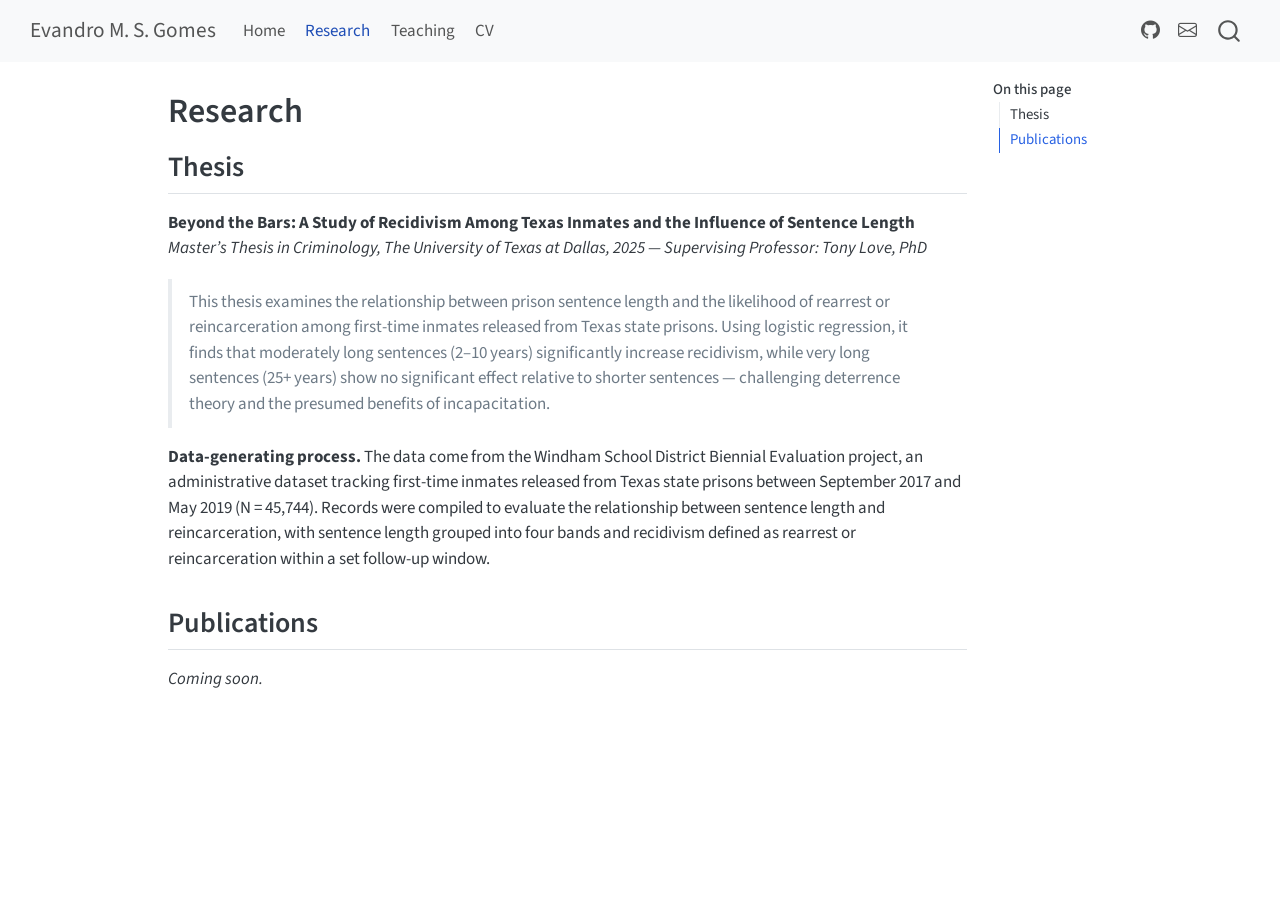
<file: docs/research.html>
<!DOCTYPE html>
<html xmlns="http://www.w3.org/1999/xhtml" lang="en" xml:lang="en"><head>

<meta charset="utf-8">
<meta name="generator" content="quarto-1.9.38">

<meta name="viewport" content="width=device-width, initial-scale=1.0, user-scalable=yes">


<title>Research – Evandro M. S. Gomes</title>
<style>
/* Default styles provided by pandoc.
** See https://pandoc.org/MANUAL.html#variables-for-html for config info.
*/
code{white-space: pre-wrap;}
span.smallcaps{font-variant: small-caps;}
div.columns{display: flex; gap: min(4vw, 1.5em);}
div.column{flex: auto; overflow-x: auto;}
div.hanging-indent{margin-left: 1.5em; text-indent: -1.5em;}
ul.task-list{list-style: none;}
ul.task-list li input[type="checkbox"] {
  width: 0.8em;
  margin: 0 0.8em 0.2em -1em; /* quarto-specific, see https://github.com/quarto-dev/quarto-cli/issues/4556 */ 
  vertical-align: middle;
}
</style>


<script src="site_libs/quarto-nav/quarto-nav.js"></script>
<script src="site_libs/quarto-nav/headroom.min.js"></script>
<script src="site_libs/clipboard/clipboard.min.js"></script>
<script src="site_libs/quarto-search/autocomplete.umd.js"></script>
<script src="site_libs/quarto-search/fuse.min.js"></script>
<script src="site_libs/quarto-search/quarto-search.js"></script>
<meta name="quarto:offset" content="./">
<script src="site_libs/quarto-html/quarto.js" type="module"></script>
<script src="site_libs/quarto-html/tabsets/tabsets.js" type="module"></script>
<script src="site_libs/quarto-html/popper.min.js"></script>
<script src="site_libs/quarto-html/tippy.umd.min.js"></script>
<script src="site_libs/quarto-html/anchor.min.js"></script>
<link href="site_libs/quarto-html/tippy.css" rel="stylesheet">
<link href="site_libs/quarto-html/quarto-syntax-highlighting-15634bcf2e68342d4ad2dfa704d543f6.css" rel="stylesheet" id="quarto-text-highlighting-styles">
<script src="site_libs/bootstrap/bootstrap.min.js"></script>
<link href="site_libs/bootstrap/bootstrap-icons.css" rel="stylesheet">
<link href="site_libs/bootstrap/bootstrap-a0f9fd0d421825b736dc1bbcbcba2219.min.css" rel="stylesheet" append-hash="true" id="quarto-bootstrap" data-mode="light">
<script id="quarto-search-options" type="application/json">{
  "location": "navbar",
  "copy-button": false,
  "collapse-after": 3,
  "panel-placement": "end",
  "type": "overlay",
  "limit": 50,
  "keyboard-shortcut": [
    "f",
    "/",
    "s"
  ],
  "show-item-context": false,
  "language": {
    "search-no-results-text": "No results",
    "search-matching-documents-text": "matching documents",
    "search-copy-link-title": "Copy link to search",
    "search-hide-matches-text": "Hide additional matches",
    "search-more-match-text": "more match in this document",
    "search-more-matches-text": "more matches in this document",
    "search-clear-button-title": "Clear",
    "search-text-placeholder": "",
    "search-detached-cancel-button-title": "Cancel",
    "search-submit-button-title": "Submit",
    "search-label": "Search"
  }
}</script>


<link rel="stylesheet" href="styles.css">
</head>

<body class="nav-fixed quarto-light">

<div id="quarto-search-results"></div>
  <header id="quarto-header" class="headroom fixed-top">
    <nav class="navbar navbar-expand-lg " data-bs-theme="dark">
      <div class="navbar-container container-fluid">
      <div class="navbar-brand-container mx-auto">
    <a class="navbar-brand" href="./index.html">
    <span class="navbar-title">Evandro M. S. Gomes</span>
    </a>
  </div>
            <div id="quarto-search" class="" title="Search"></div>
          <button class="navbar-toggler" type="button" data-bs-toggle="collapse" data-bs-target="#navbarCollapse" aria-controls="navbarCollapse" role="menu" aria-expanded="false" aria-label="Toggle navigation" onclick="if (window.quartoToggleHeadroom) { window.quartoToggleHeadroom(); }">
  <span class="navbar-toggler-icon"></span>
</button>
          <div class="collapse navbar-collapse" id="navbarCollapse">
            <ul class="navbar-nav navbar-nav-scroll me-auto">
  <li class="nav-item">
    <a class="nav-link" href="./index.html"> 
<span class="menu-text">Home</span></a>
  </li>  
  <li class="nav-item">
    <a class="nav-link active" href="./research.html" aria-current="page"> 
<span class="menu-text">Research</span></a>
  </li>  
  <li class="nav-item">
    <a class="nav-link" href="./teaching.html"> 
<span class="menu-text">Teaching</span></a>
  </li>  
  <li class="nav-item">
    <a class="nav-link" href="./cv.html"> 
<span class="menu-text">CV</span></a>
  </li>  
</ul>
            <ul class="navbar-nav navbar-nav-scroll ms-auto">
  <li class="nav-item compact">
    <a class="nav-link" href="https://github.com/evandromsg"> <i class="bi bi-github" role="img">
</i> 
<span class="menu-text"></span></a>
  </li>  
  <li class="nav-item compact">
    <a class="nav-link" href="mailto:evandromsg@hotmail.com"> <i class="bi bi-envelope" role="img">
</i> 
<span class="menu-text"></span></a>
  </li>  
</ul>
          </div> <!-- /navcollapse -->
            <div class="quarto-navbar-tools">
</div>
      </div> <!-- /container-fluid -->
    </nav>
</header>
<!-- content -->
<div id="quarto-content" class="quarto-container page-columns page-rows-contents page-layout-article page-navbar">
<!-- sidebar -->
<!-- margin-sidebar -->
    <div id="quarto-margin-sidebar" class="sidebar margin-sidebar">
        <nav id="TOC" role="doc-toc" class="toc-active">
    <h2 id="toc-title">On this page</h2>
   
  <ul>
  <li><a href="#thesis" id="toc-thesis" class="nav-link active" data-scroll-target="#thesis">Thesis</a></li>
  <li><a href="#publications" id="toc-publications" class="nav-link" data-scroll-target="#publications">Publications</a></li>
  </ul>
</nav>
    </div>
<!-- main -->
<main class="content" id="quarto-document-content">

<header id="title-block-header" class="quarto-title-block default">
<div class="quarto-title">
<h1 class="title">Research</h1>
</div>



<div class="quarto-title-meta">

    
  
    
  </div>
  


</header>


<section id="thesis" class="level2">
<h2 class="anchored" data-anchor-id="thesis">Thesis</h2>
<p><strong>Beyond the Bars: A Study of Recidivism Among Texas Inmates and the Influence of Sentence Length</strong> <em>Master’s Thesis in Criminology, The University of Texas at Dallas, 2025 — Supervising Professor: Tony Love, PhD</em></p>
<blockquote class="blockquote">
<p>This thesis examines the relationship between prison sentence length and the likelihood of rearrest or reincarceration among first-time inmates released from Texas state prisons. Using logistic regression, it finds that moderately long sentences (2–10 years) significantly increase recidivism, while very long sentences (25+ years) show no significant effect relative to shorter sentences — challenging deterrence theory and the presumed benefits of incapacitation.</p>
</blockquote>
<p><strong>Data-generating process.</strong> The data come from the Windham School District Biennial Evaluation project, an administrative dataset tracking first-time inmates released from Texas state prisons between September 2017 and May 2019 (N = 45,744). Records were compiled to evaluate the relationship between sentence length and reincarceration, with sentence length grouped into four bands and recidivism defined as rearrest or reincarceration within a set follow-up window.</p>
</section>
<section id="publications" class="level2">
<h2 class="anchored" data-anchor-id="publications">Publications</h2>
<p><em>Coming soon.</em></p>


</section>

</main> <!-- /main -->
<script id="quarto-html-after-body" type="application/javascript">
  window.document.addEventListener("DOMContentLoaded", function (event) {
    const icon = "";
    const anchorJS = new window.AnchorJS();
    anchorJS.options = {
      placement: 'right',
      icon: icon
    };
    anchorJS.add('.anchored');
    const isCodeAnnotation = (el) => {
      for (const clz of el.classList) {
        if (clz.startsWith('code-annotation-')) {                     
          return true;
        }
      }
      return false;
    }
    const onCopySuccess = function(e) {
      // button target
      const button = e.trigger;
      // don't keep focus
      button.blur();
      // flash "checked"
      button.classList.add('code-copy-button-checked');
      var currentTitle = button.getAttribute("title");
      button.setAttribute("title", "Copied!");
      let tooltip;
      if (window.bootstrap) {
        button.setAttribute("data-bs-toggle", "tooltip");
        button.setAttribute("data-bs-placement", "left");
        button.setAttribute("data-bs-title", "Copied!");
        tooltip = new bootstrap.Tooltip(button, 
          { trigger: "manual", 
            customClass: "code-copy-button-tooltip",
            offset: [0, -8]});
        tooltip.show();    
      }
      setTimeout(function() {
        if (tooltip) {
          tooltip.hide();
          button.removeAttribute("data-bs-title");
          button.removeAttribute("data-bs-toggle");
          button.removeAttribute("data-bs-placement");
        }
        button.setAttribute("title", currentTitle);
        button.classList.remove('code-copy-button-checked');
      }, 1000);
      // clear code selection
      e.clearSelection();
    }
    const getTextToCopy = function(trigger) {
      const outerScaffold = trigger.parentElement.cloneNode(true);
      const codeEl = outerScaffold.querySelector('code');
      for (const childEl of codeEl.children) {
        if (isCodeAnnotation(childEl)) {
          childEl.remove();
        }
      }
      return codeEl.innerText;
    }
    const clipboard = new window.ClipboardJS('.code-copy-button:not([data-in-quarto-modal])', {
      text: getTextToCopy
    });
    clipboard.on('success', onCopySuccess);
    if (window.document.getElementById('quarto-embedded-source-code-modal')) {
      const clipboardModal = new window.ClipboardJS('.code-copy-button[data-in-quarto-modal]', {
        text: getTextToCopy,
        container: window.document.getElementById('quarto-embedded-source-code-modal')
      });
      clipboardModal.on('success', onCopySuccess);
    }
      var localhostRegex = new RegExp(/^(?:http|https):\/\/localhost\:?[0-9]*\//);
      var mailtoRegex = new RegExp(/^mailto:/);
        var filterRegex = new RegExp('/' + window.location.host + '/');
      var isInternal = (href) => {
          return filterRegex.test(href) || localhostRegex.test(href) || mailtoRegex.test(href);
      }
      // Inspect non-navigation links and adorn them if external
     var links = window.document.querySelectorAll('a[href]:not(.nav-link):not(.navbar-brand):not(.toc-action):not(.sidebar-link):not(.sidebar-item-toggle):not(.pagination-link):not(.no-external):not([aria-hidden]):not(.dropdown-item):not(.quarto-navigation-tool):not(.about-link)');
      for (var i=0; i<links.length; i++) {
        const link = links[i];
        if (!isInternal(link.href)) {
          // undo the damage that might have been done by quarto-nav.js in the case of
          // links that we want to consider external
          if (link.dataset.originalHref !== undefined) {
            link.href = link.dataset.originalHref;
          }
        }
      }
    function tippyHover(el, contentFn, onTriggerFn, onUntriggerFn) {
      const config = {
        allowHTML: true,
        maxWidth: 500,
        delay: 100,
        arrow: false,
        appendTo: function(el) {
            return el.parentElement;
        },
        interactive: true,
        interactiveBorder: 10,
        theme: 'quarto',
        placement: 'bottom-start',
      };
      if (contentFn) {
        config.content = contentFn;
      }
      if (onTriggerFn) {
        config.onTrigger = onTriggerFn;
      }
      if (onUntriggerFn) {
        config.onUntrigger = onUntriggerFn;
      }
      window.tippy(el, config); 
    }
    const noterefs = window.document.querySelectorAll('a[role="doc-noteref"]');
    for (var i=0; i<noterefs.length; i++) {
      const ref = noterefs[i];
      tippyHover(ref, function() {
        // use id or data attribute instead here
        let href = ref.getAttribute('data-footnote-href') || ref.getAttribute('href');
        try { href = new URL(href).hash; } catch {}
        const id = href.replace(/^#\/?/, "");
        const note = window.document.getElementById(id);
        if (note) {
          return note.innerHTML;
        } else {
          return "";
        }
      });
    }
    const xrefs = window.document.querySelectorAll('a.quarto-xref');
    const processXRef = (id, note) => {
      // Strip column container classes
      const stripColumnClz = (el) => {
        el.classList.remove("page-full", "page-columns");
        if (el.children) {
          for (const child of el.children) {
            stripColumnClz(child);
          }
        }
      }
      stripColumnClz(note)
      if (id === null || id.startsWith('sec-')) {
        // Special case sections, only their first couple elements
        const container = document.createElement("div");
        if (note.children && note.children.length > 2) {
          container.appendChild(note.children[0].cloneNode(true));
          for (let i = 1; i < note.children.length; i++) {
            const child = note.children[i];
            if (child.tagName === "P" && child.innerText === "") {
              continue;
            } else {
              container.appendChild(child.cloneNode(true));
              break;
            }
          }
          if (window.Quarto?.typesetMath) {
            window.Quarto.typesetMath(container);
          }
          return container.innerHTML
        } else {
          if (window.Quarto?.typesetMath) {
            window.Quarto.typesetMath(note);
          }
          return note.innerHTML;
        }
      } else {
        // Remove any anchor links if they are present
        const anchorLink = note.querySelector('a.anchorjs-link');
        if (anchorLink) {
          anchorLink.remove();
        }
        if (window.Quarto?.typesetMath) {
          window.Quarto.typesetMath(note);
        }
        if (note.classList.contains("callout")) {
          return note.outerHTML;
        } else {
          return note.innerHTML;
        }
      }
    }
    for (var i=0; i<xrefs.length; i++) {
      const xref = xrefs[i];
      tippyHover(xref, undefined, function(instance) {
        instance.disable();
        let url = xref.getAttribute('href');
        let hash = undefined; 
        if (url.startsWith('#')) {
          hash = url;
        } else {
          try { hash = new URL(url).hash; } catch {}
        }
        if (hash) {
          const id = hash.replace(/^#\/?/, "");
          const note = window.document.getElementById(id);
          if (note !== null) {
            try {
              const html = processXRef(id, note.cloneNode(true));
              instance.setContent(html);
            } finally {
              instance.enable();
              instance.show();
            }
          } else {
            // See if we can fetch this
            fetch(url.split('#')[0])
            .then(res => res.text())
            .then(html => {
              const parser = new DOMParser();
              const htmlDoc = parser.parseFromString(html, "text/html");
              const note = htmlDoc.getElementById(id);
              if (note !== null) {
                const html = processXRef(id, note);
                instance.setContent(html);
              } 
            }).finally(() => {
              instance.enable();
              instance.show();
            });
          }
        } else {
          // See if we can fetch a full url (with no hash to target)
          // This is a special case and we should probably do some content thinning / targeting
          fetch(url)
          .then(res => res.text())
          .then(html => {
            const parser = new DOMParser();
            const htmlDoc = parser.parseFromString(html, "text/html");
            const note = htmlDoc.querySelector('main.content');
            if (note !== null) {
              // This should only happen for chapter cross references
              // (since there is no id in the URL)
              // remove the first header
              if (note.children.length > 0 && note.children[0].tagName === "HEADER") {
                note.children[0].remove();
              }
              const html = processXRef(null, note);
              instance.setContent(html);
            } 
          }).finally(() => {
            instance.enable();
            instance.show();
          });
        }
      }, function(instance) {
      });
    }
        let selectedAnnoteEl;
        const selectorForAnnotation = ( cell, annotation) => {
          let cellAttr = 'data-code-cell="' + cell + '"';
          let lineAttr = 'data-code-annotation="' +  annotation + '"';
          const selector = 'span[' + cellAttr + '][' + lineAttr + ']';
          return selector;
        }
        const selectCodeLines = (annoteEl) => {
          const doc = window.document;
          const targetCell = annoteEl.getAttribute("data-target-cell");
          const targetAnnotation = annoteEl.getAttribute("data-target-annotation");
          const annoteSpan = window.document.querySelector(selectorForAnnotation(targetCell, targetAnnotation));
          const lines = annoteSpan.getAttribute("data-code-lines").split(",");
          const lineIds = lines.map((line) => {
            return targetCell + "-" + line;
          })
          let top = null;
          let height = null;
          let parent = null;
          if (lineIds.length > 0) {
              //compute the position of the single el (top and bottom and make a div)
              const el = window.document.getElementById(lineIds[0]);
              top = el.offsetTop;
              height = el.offsetHeight;
              parent = el.parentElement.parentElement;
            if (lineIds.length > 1) {
              const lastEl = window.document.getElementById(lineIds[lineIds.length - 1]);
              const bottom = lastEl.offsetTop + lastEl.offsetHeight;
              height = bottom - top;
            }
            if (top !== null && height !== null && parent !== null) {
              // cook up a div (if necessary) and position it 
              let div = window.document.getElementById("code-annotation-line-highlight");
              if (div === null) {
                div = window.document.createElement("div");
                div.setAttribute("id", "code-annotation-line-highlight");
                div.style.position = 'absolute';
                parent.appendChild(div);
              }
              div.style.top = top - 2 + "px";
              div.style.height = height + 4 + "px";
              div.style.left = 0;
              let gutterDiv = window.document.getElementById("code-annotation-line-highlight-gutter");
              if (gutterDiv === null) {
                gutterDiv = window.document.createElement("div");
                gutterDiv.setAttribute("id", "code-annotation-line-highlight-gutter");
                gutterDiv.style.position = 'absolute';
                const codeCell = window.document.getElementById(targetCell);
                const gutter = codeCell.querySelector('.code-annotation-gutter');
                gutter.appendChild(gutterDiv);
              }
              gutterDiv.style.top = top - 2 + "px";
              gutterDiv.style.height = height + 4 + "px";
            }
            selectedAnnoteEl = annoteEl;
          }
        };
        const unselectCodeLines = () => {
          const elementsIds = ["code-annotation-line-highlight", "code-annotation-line-highlight-gutter"];
          elementsIds.forEach((elId) => {
            const div = window.document.getElementById(elId);
            if (div) {
              div.remove();
            }
          });
          selectedAnnoteEl = undefined;
        };
          // Handle positioning of the toggle
      window.addEventListener(
        "resize",
        throttle(() => {
          elRect = undefined;
          if (selectedAnnoteEl) {
            selectCodeLines(selectedAnnoteEl);
          }
        }, 10)
      );
      function throttle(fn, ms) {
      let throttle = false;
      let timer;
        return (...args) => {
          if(!throttle) { // first call gets through
              fn.apply(this, args);
              throttle = true;
          } else { // all the others get throttled
              if(timer) clearTimeout(timer); // cancel #2
              timer = setTimeout(() => {
                fn.apply(this, args);
                timer = throttle = false;
              }, ms);
          }
        };
      }
        // Attach click handler to the DT
        const annoteDls = window.document.querySelectorAll('dt[data-target-cell]');
        for (const annoteDlNode of annoteDls) {
          annoteDlNode.addEventListener('click', (event) => {
            const clickedEl = event.target;
            if (clickedEl !== selectedAnnoteEl) {
              unselectCodeLines();
              const activeEl = window.document.querySelector('dt[data-target-cell].code-annotation-active');
              if (activeEl) {
                activeEl.classList.remove('code-annotation-active');
              }
              selectCodeLines(clickedEl);
              clickedEl.classList.add('code-annotation-active');
            } else {
              // Unselect the line
              unselectCodeLines();
              clickedEl.classList.remove('code-annotation-active');
            }
          });
        }
    const findCites = (el) => {
      const parentEl = el.parentElement;
      if (parentEl) {
        const cites = parentEl.dataset.cites;
        if (cites) {
          return {
            el,
            cites: cites.split(' ')
          };
        } else {
          return findCites(el.parentElement)
        }
      } else {
        return undefined;
      }
    };
    var bibliorefs = window.document.querySelectorAll('a[role="doc-biblioref"]');
    for (var i=0; i<bibliorefs.length; i++) {
      const ref = bibliorefs[i];
      const citeInfo = findCites(ref);
      if (citeInfo) {
        tippyHover(citeInfo.el, function() {
          var popup = window.document.createElement('div');
          citeInfo.cites.forEach(function(cite) {
            var citeDiv = window.document.createElement('div');
            citeDiv.classList.add('hanging-indent');
            citeDiv.classList.add('csl-entry');
            var biblioDiv = window.document.getElementById('ref-' + cite);
            if (biblioDiv) {
              citeDiv.innerHTML = biblioDiv.innerHTML;
            }
            popup.appendChild(citeDiv);
          });
          return popup.innerHTML;
        });
      }
    }
  });
  </script>
</div> <!-- /content -->




</body></html>
</file>
<file: docs/site_libs/quarto-html/tippy.css>
.tippy-box[data-animation=fade][data-state=hidden]{opacity:0}[data-tippy-root]{max-width:calc(100vw - 10px)}.tippy-box{position:relative;background-color:#333;color:#fff;border-radius:4px;font-size:14px;line-height:1.4;white-space:normal;outline:0;transition-property:transform,visibility,opacity}.tippy-box[data-placement^=top]>.tippy-arrow{bottom:0}.tippy-box[data-placement^=top]>.tippy-arrow:before{bottom:-7px;left:0;border-width:8px 8px 0;border-top-color:initial;transform-origin:center top}.tippy-box[data-placement^=bottom]>.tippy-arrow{top:0}.tippy-box[data-placement^=bottom]>.tippy-arrow:before{top:-7px;left:0;border-width:0 8px 8px;border-bottom-color:initial;transform-origin:center bottom}.tippy-box[data-placement^=left]>.tippy-arrow{right:0}.tippy-box[data-placement^=left]>.tippy-arrow:before{border-width:8px 0 8px 8px;border-left-color:initial;right:-7px;transform-origin:center left}.tippy-box[data-placement^=right]>.tippy-arrow{left:0}.tippy-box[data-placement^=right]>.tippy-arrow:before{left:-7px;border-width:8px 8px 8px 0;border-right-color:initial;transform-origin:center right}.tippy-box[data-inertia][data-state=visible]{transition-timing-function:cubic-bezier(.54,1.5,.38,1.11)}.tippy-arrow{width:16px;height:16px;color:#333}.tippy-arrow:before{content:"";position:absolute;border-color:transparent;border-style:solid}.tippy-content{position:relative;padding:5px 9px;z-index:1}
</file>
<file: docs/site_libs/quarto-html/quarto-syntax-highlighting-15634bcf2e68342d4ad2dfa704d543f6.css>
/* quarto syntax highlight colors */
:root {
  --quarto-hl-ot-color: #003B4F;
  --quarto-hl-at-color: #657422;
  --quarto-hl-ss-color: #20794D;
  --quarto-hl-an-color: #5E5E5E;
  --quarto-hl-fu-color: #4758AB;
  --quarto-hl-st-color: #20794D;
  --quarto-hl-cf-color: #003B4F;
  --quarto-hl-op-color: #5E5E5E;
  --quarto-hl-er-color: #AD0000;
  --quarto-hl-bn-color: #AD0000;
  --quarto-hl-al-color: #AD0000;
  --quarto-hl-va-color: #111111;
  --quarto-hl-bu-color: inherit;
  --quarto-hl-ex-color: inherit;
  --quarto-hl-pp-color: #AD0000;
  --quarto-hl-in-color: #5E5E5E;
  --quarto-hl-vs-color: #20794D;
  --quarto-hl-wa-color: #5E5E5E;
  --quarto-hl-do-color: #5E5E5E;
  --quarto-hl-im-color: #00769E;
  --quarto-hl-ch-color: #20794D;
  --quarto-hl-dt-color: #AD0000;
  --quarto-hl-fl-color: #AD0000;
  --quarto-hl-co-color: #5E5E5E;
  --quarto-hl-cv-color: #5E5E5E;
  --quarto-hl-cn-color: #8f5902;
  --quarto-hl-sc-color: #5E5E5E;
  --quarto-hl-dv-color: #AD0000;
  --quarto-hl-kw-color: #003B4F;
}

/* other quarto variables */
:root {
  --quarto-font-monospace: SFMono-Regular, Menlo, Monaco, Consolas, "Liberation Mono", "Courier New", monospace;
}

/* syntax highlight based on Pandoc's rules */
pre > code.sourceCode > span {
  color: #003B4F;
}

code.sourceCode > span {
  color: #003B4F;
}

div.sourceCode,
div.sourceCode pre.sourceCode {
  color: #003B4F;
}

/* Normal */
code span {
  color: #003B4F;
}

/* Alert */
code span.al {
  color: #AD0000;
  font-style: inherit;
}

/* Annotation */
code span.an {
  color: #5E5E5E;
  font-style: inherit;
}

/* Attribute */
code span.at {
  color: #657422;
  font-style: inherit;
}

/* BaseN */
code span.bn {
  color: #AD0000;
  font-style: inherit;
}

/* BuiltIn */
code span.bu {
  font-style: inherit;
}

/* ControlFlow */
code span.cf {
  color: #003B4F;
  font-weight: bold;
  font-style: inherit;
}

/* Char */
code span.ch {
  color: #20794D;
  font-style: inherit;
}

/* Constant */
code span.cn {
  color: #8f5902;
  font-style: inherit;
}

/* Comment */
code span.co {
  color: #5E5E5E;
  font-style: inherit;
}

/* CommentVar */
code span.cv {
  color: #5E5E5E;
  font-style: italic;
}

/* Documentation */
code span.do {
  color: #5E5E5E;
  font-style: italic;
}

/* DataType */
code span.dt {
  color: #AD0000;
  font-style: inherit;
}

/* DecVal */
code span.dv {
  color: #AD0000;
  font-style: inherit;
}

/* Error */
code span.er {
  color: #AD0000;
  font-style: inherit;
}

/* Extension */
code span.ex {
  font-style: inherit;
}

/* Float */
code span.fl {
  color: #AD0000;
  font-style: inherit;
}

/* Function */
code span.fu {
  color: #4758AB;
  font-style: inherit;
}

/* Import */
code span.im {
  color: #00769E;
  font-style: inherit;
}

/* Information */
code span.in {
  color: #5E5E5E;
  font-style: inherit;
}

/* Keyword */
code span.kw {
  color: #003B4F;
  font-weight: bold;
  font-style: inherit;
}

/* Operator */
code span.op {
  color: #5E5E5E;
  font-style: inherit;
}

/* Other */
code span.ot {
  color: #003B4F;
  font-style: inherit;
}

/* Preprocessor */
code span.pp {
  color: #AD0000;
  font-style: inherit;
}

/* SpecialChar */
code span.sc {
  color: #5E5E5E;
  font-style: inherit;
}

/* SpecialString */
code span.ss {
  color: #20794D;
  font-style: inherit;
}

/* String */
code span.st {
  color: #20794D;
  font-style: inherit;
}

/* Variable */
code span.va {
  color: #111111;
  font-style: inherit;
}

/* VerbatimString */
code span.vs {
  color: #20794D;
  font-style: inherit;
}

/* Warning */
code span.wa {
  color: #5E5E5E;
  font-style: italic;
}

.prevent-inlining {
  content: "</";
}

/*# sourceMappingURL=f23921c56f73e400b49028c9186a1aa0.css.map */
</file>
<file: docs/styles.css>
/* css styles */
</file>
